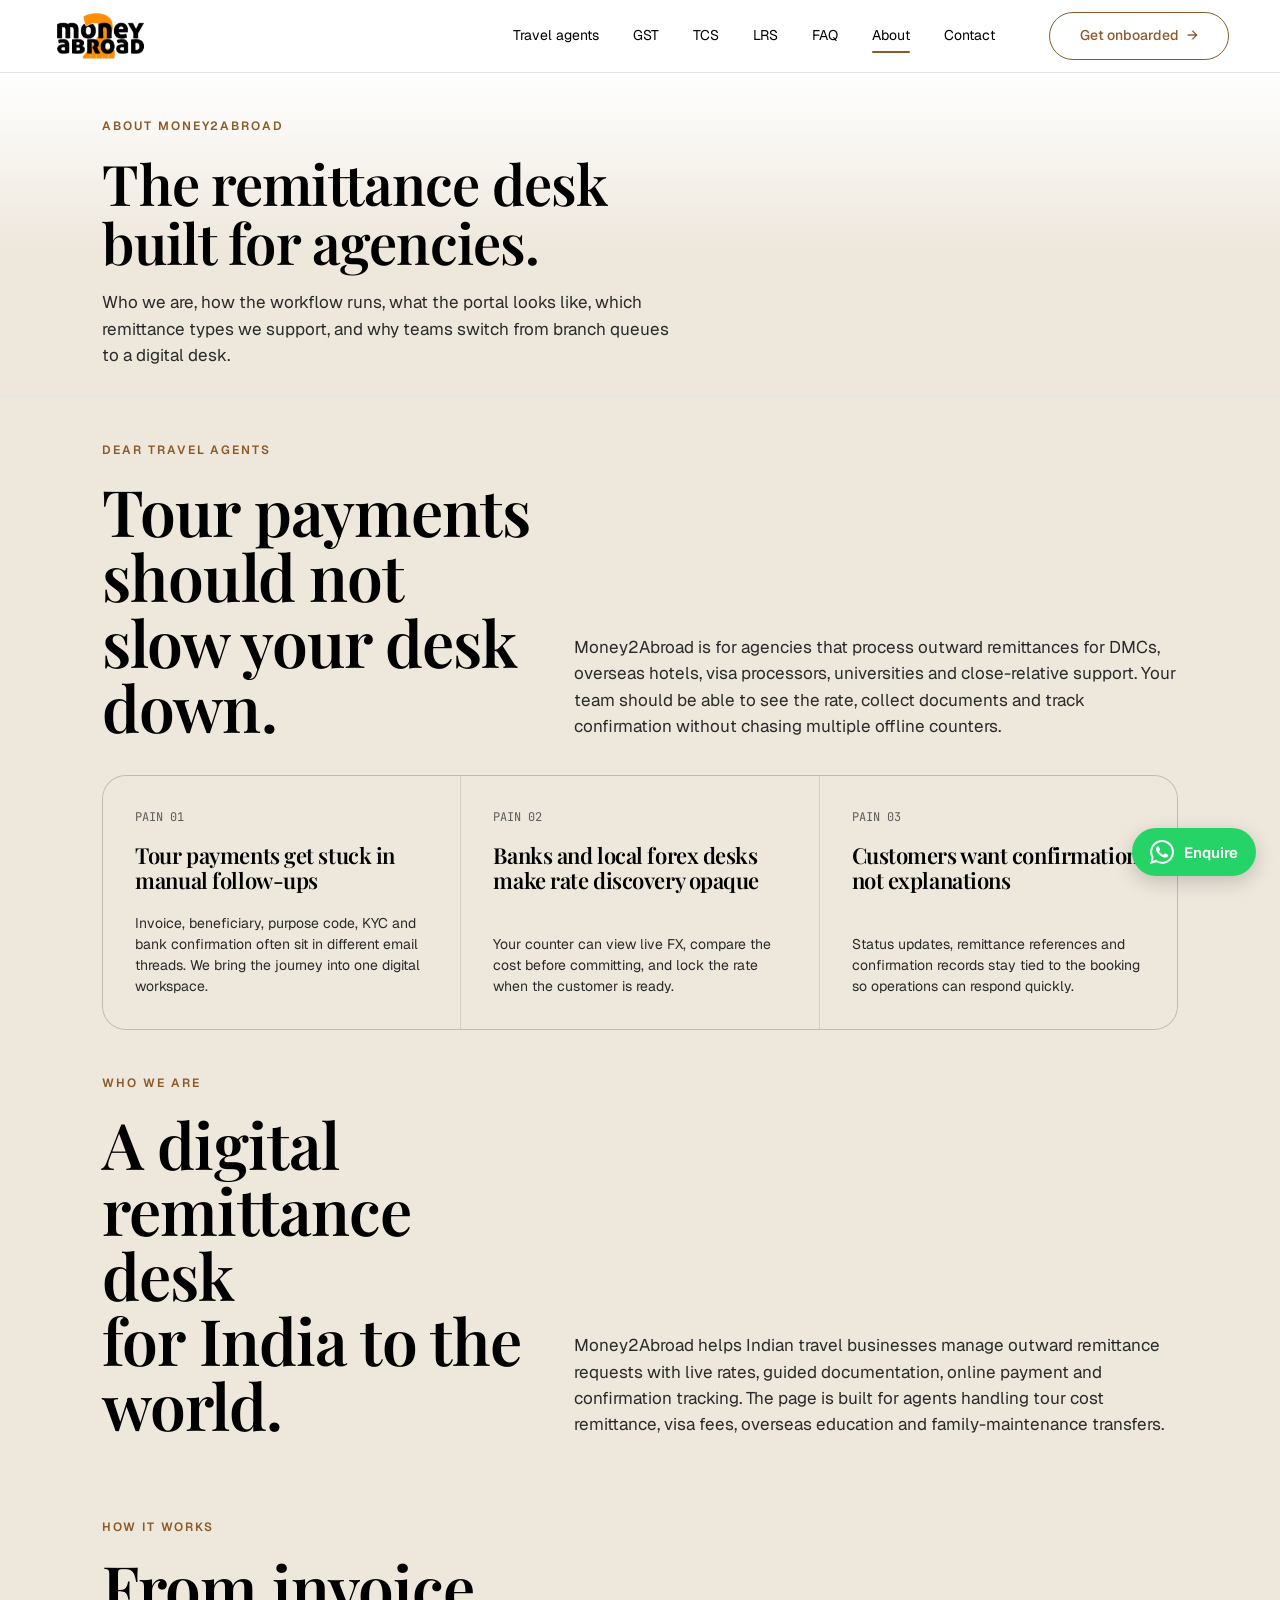
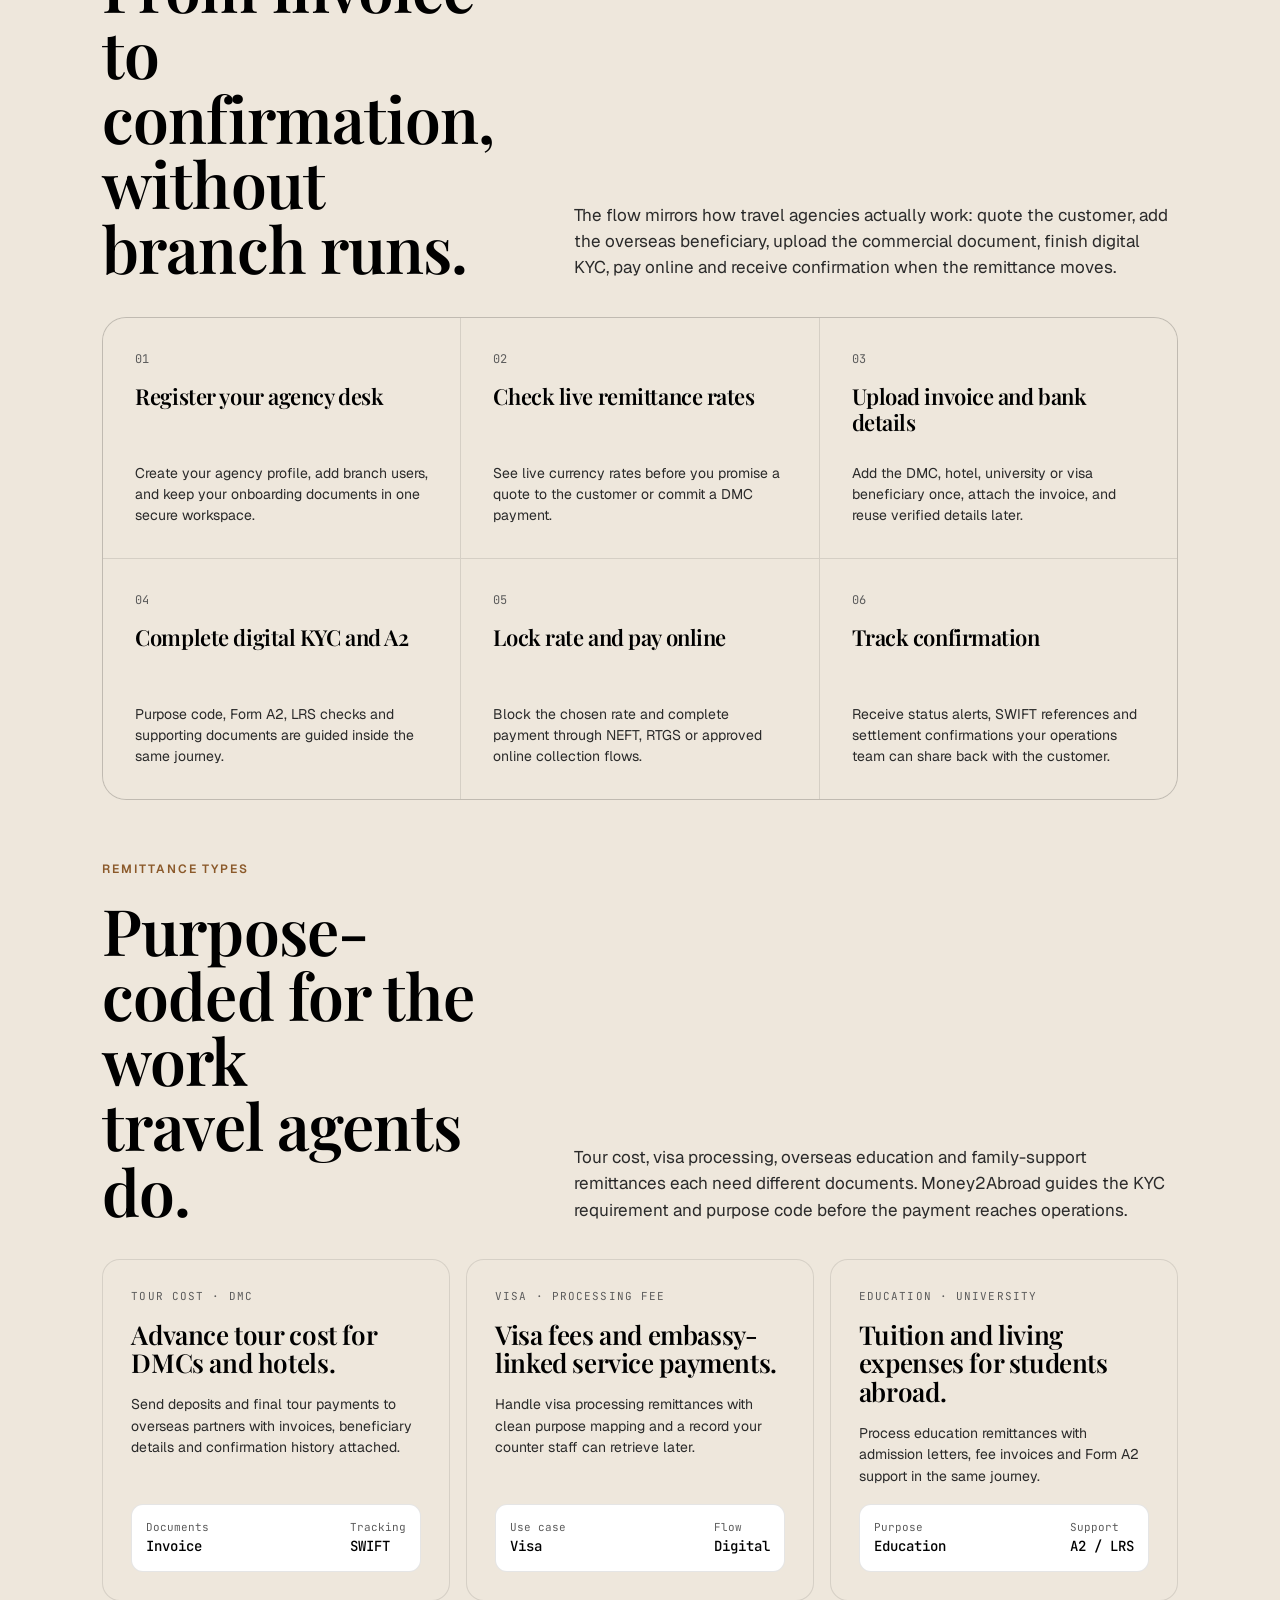
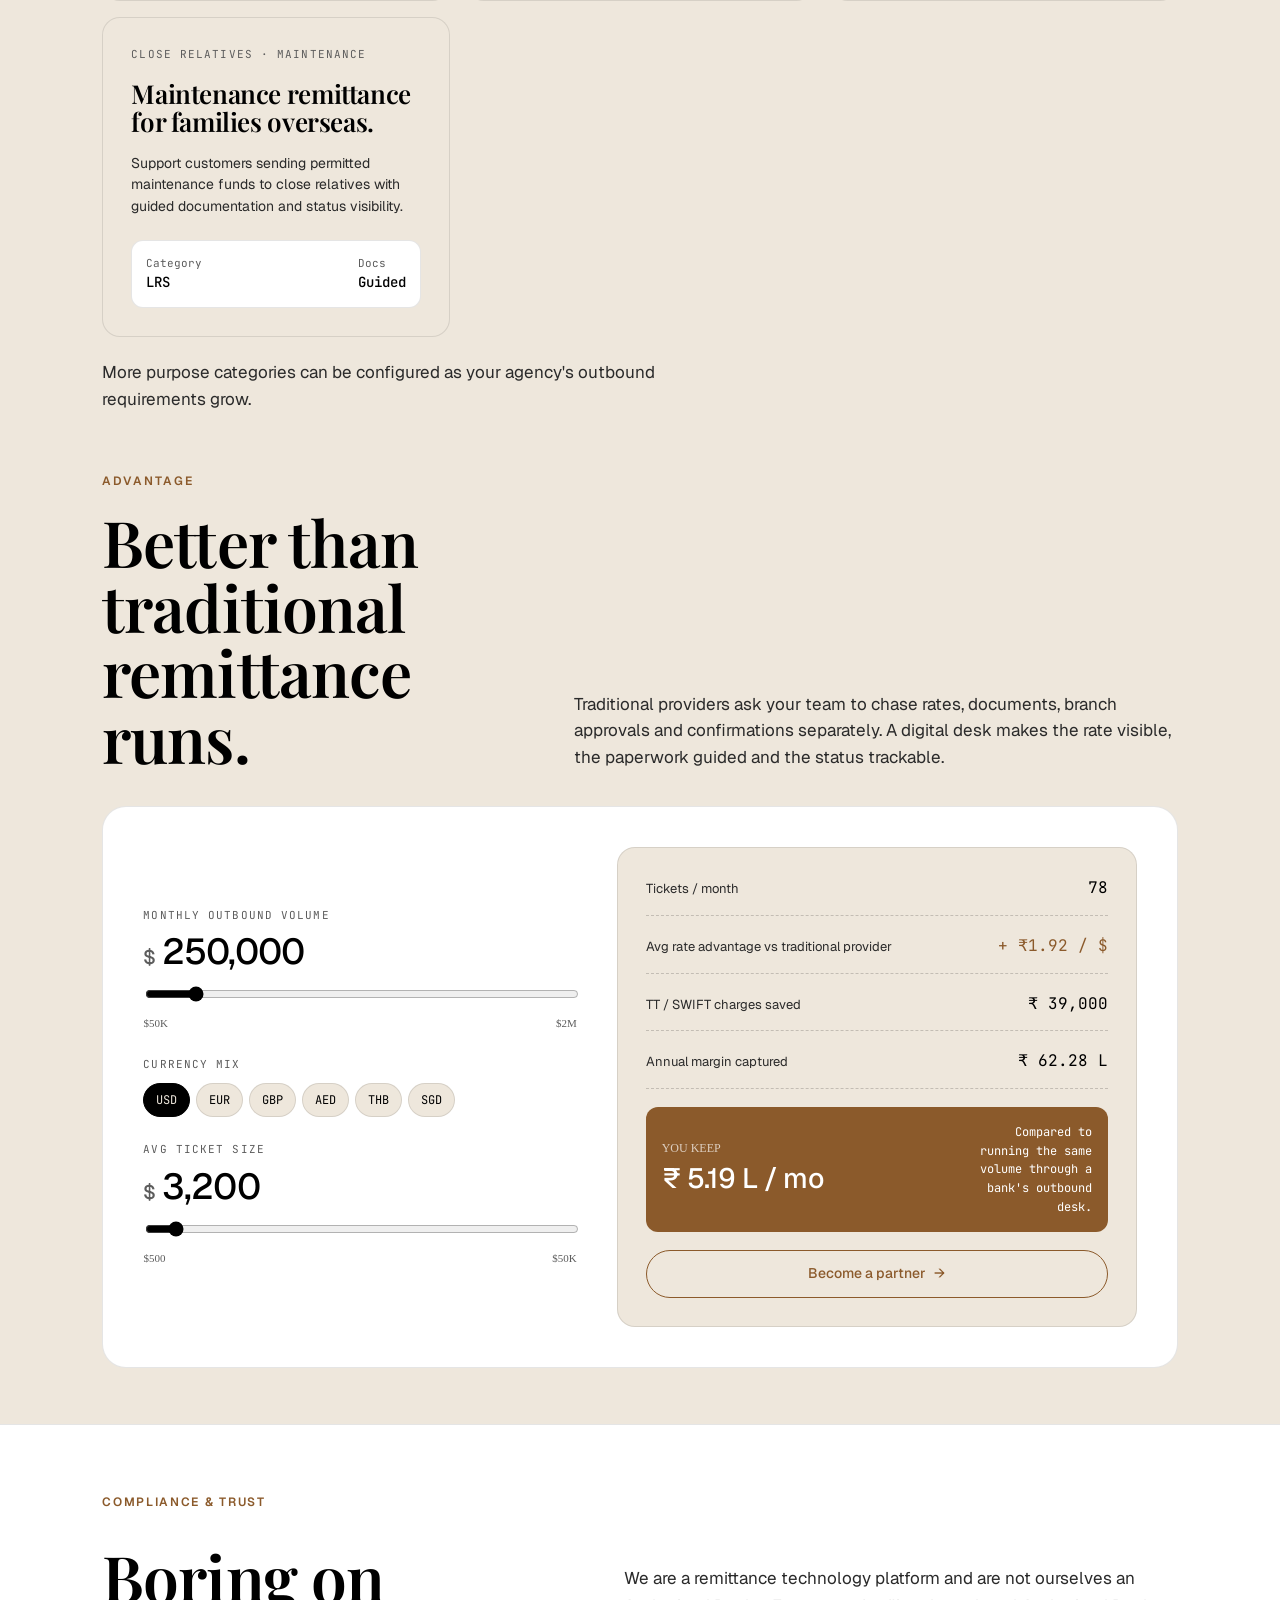
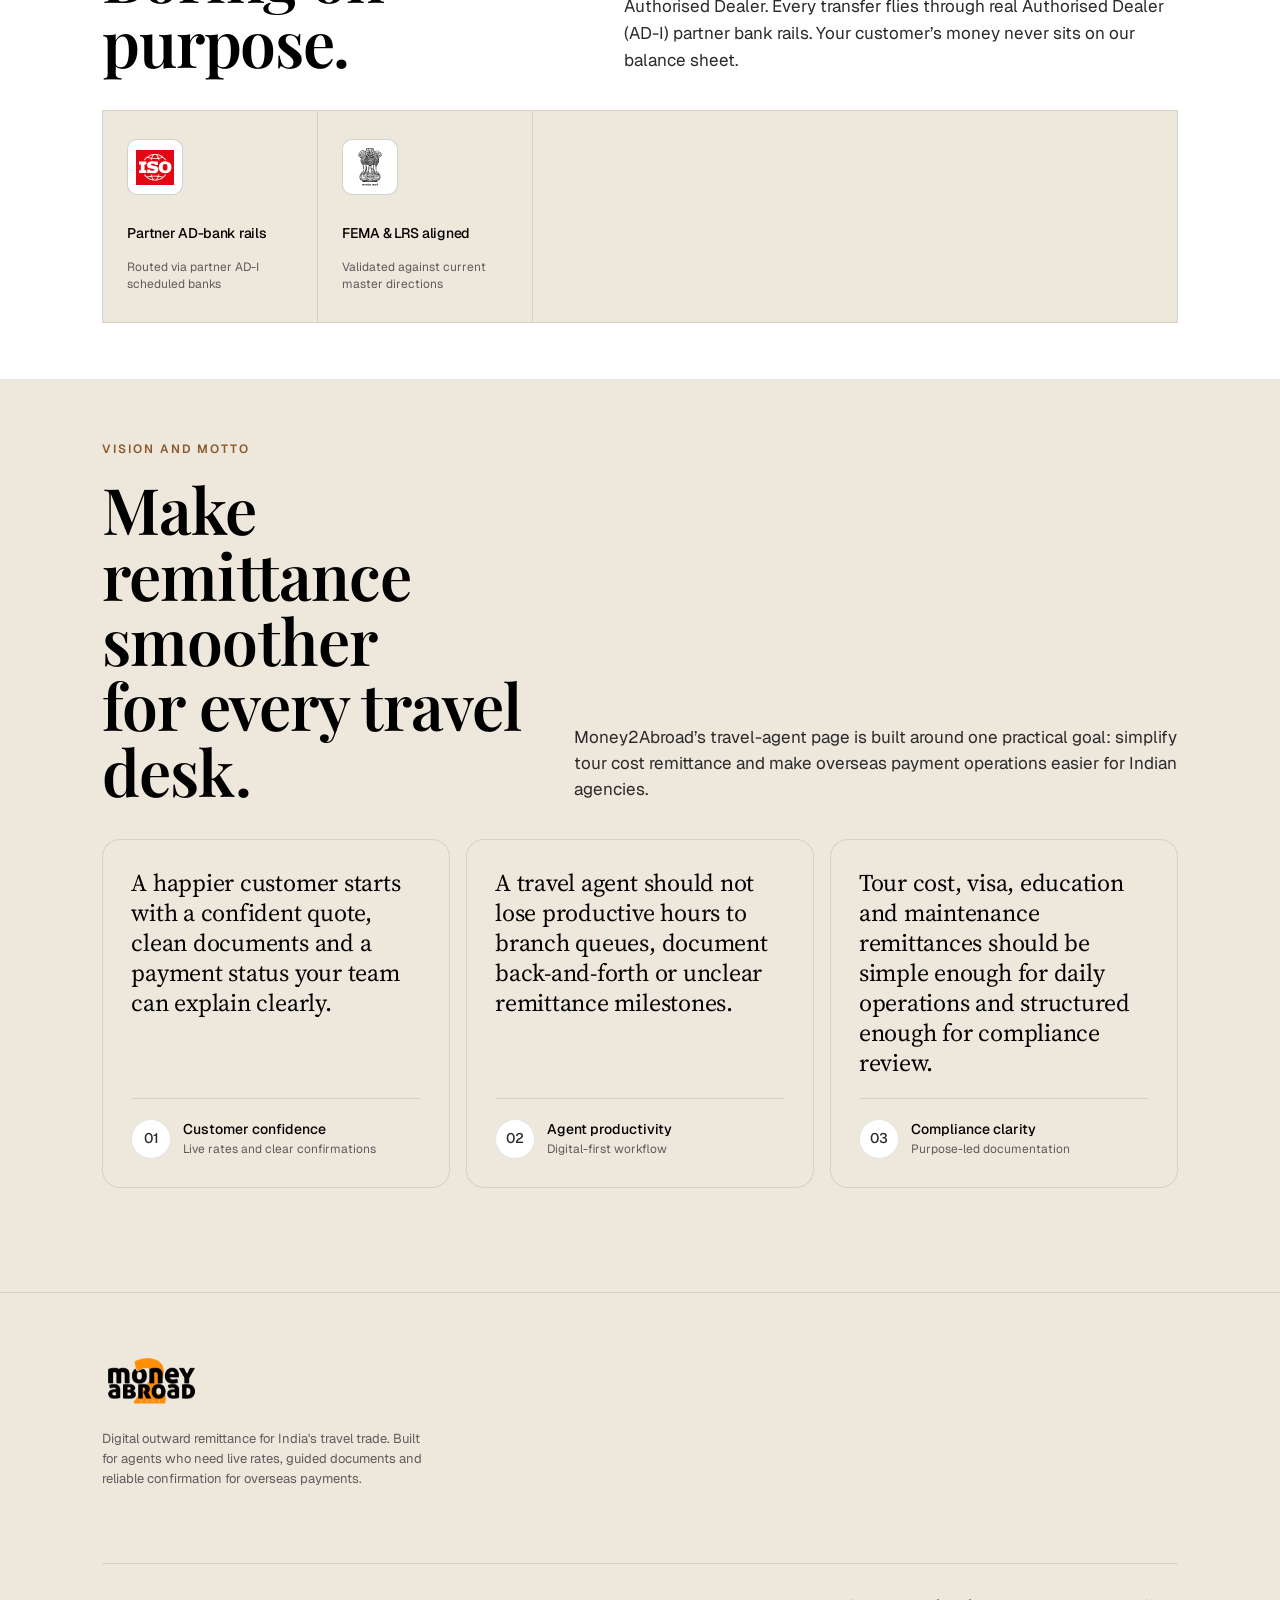
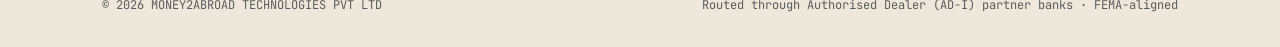
<file: about-us/index.html>
<!doctype html>
<html lang="en">
<head>
<meta charset="utf-8" />
<meta name="viewport" content="width=device-width,initial-scale=1" />
<meta name="description" content="About Money2Abroad , digital outward remittance for India’s travel trade: process, portal, remittance types, and compliance." />
<meta name="theme-color" content="#ffffff" />
<title>About us , Money2Abroad</title>
<link rel="icon" type="image/jpeg" href="../Money2Abroad Logo.jpg" />
<link rel="preconnect" href="https://fonts.googleapis.com">
<link rel="preconnect" href="https://fonts.gstatic.com" crossorigin>
<link href="https://fonts.googleapis.com/css2?family=Geist:wght@300;400;500;600;700&family=JetBrains+Mono:wght@400;500&family=Playfair+Display:wght@500;600;700;800&family=Source+Serif+4:wght@400;600&display=swap" rel="stylesheet">
<link rel="stylesheet" href="../css/main.css" />
    <link rel="canonical" href="https://money2abroad.com/about-us/">
    <meta property="og:type" content="website">
    <meta property="og:title" content="About us , Money2Abroad">
    <meta property="og:description" content="About Money2Abroad , digital outward remittance for India’s travel trade: process, portal, remittance types, and compliance.">
    <meta property="og:url" content="https://money2abroad.com/about-us/">
    <meta name="twitter:card" content="summary">
    <meta name="twitter:title" content="About us , Money2Abroad">
    <meta name="twitter:description" content="About Money2Abroad , digital outward remittance for India’s travel trade: process, portal, remittance types, and compliance.">
</head>
<body>

<nav class="top">
  <div class="nav-inner">
    <a class="brand" href="../">
      <span class="brand-mark"></span>
    </a>
    <div class="nav-links">
      <a href="../remittance-for-travel-agents/">Travel agents</a>
      <a href="../gst-calculator/">GST</a>
      <a href="../tcs-calculator/">TCS</a>
      <a href="../rbi-guidelines/">LRS</a>
      <a href="../faq/">FAQ</a>
      <span class="current" aria-current="page">About</span>
      <a href="../contact-us/">Contact</a>
    </div>
    <div class="nav-cta">
      <a href="../contact-us/" class="btn btn-accent">Get onboarded <span class="arrow">→</span></a>
      <button type="button" class="nav-toggle" aria-expanded="false" aria-controls="mobile-menu" aria-label="Open menu">
        <span class="bars"><span></span></span>
      </button>
    </div>
  </div>
  <div class="mobile-menu" id="mobile-menu">
      <a href="../remittance-for-travel-agents/">Travel agents</a>
      <a href="../gst-calculator/">GST</a>
      <a href="../tcs-calculator/">TCS</a>
      <a href="../rbi-guidelines/">LRS</a>
      <a href="../faq/">FAQ</a>
      <span class="current" aria-current="page">About</span>
      <a href="../contact-us/">Contact</a>
    <div class="mobile-cta">
      <a href="../contact-us/" class="btn btn-accent">Get onboarded</a>
    </div>
  </div>
</nav>
<script>
(function(){
  var btn = document.querySelector('.nav-toggle');
  var menu = document.getElementById('mobile-menu');
  if (!btn || !menu) return;
  function close(){ btn.setAttribute('aria-expanded','false'); menu.classList.remove('open'); }
  btn.addEventListener('click', function(){
    var open = btn.getAttribute('aria-expanded') === 'true';
    btn.setAttribute('aria-expanded', String(!open));
    menu.classList.toggle('open', !open);
  });
  menu.querySelectorAll('a').forEach(function(a){ a.addEventListener('click', close); });
})();
</script>

<header class="about-hero">
  <div class="wrap">
    <div class="eyebrow">About Money2Abroad</div>
    <div class="spacer-sm"></div>
    <h1>The remittance desk <em>built for agencies.</em></h1>
    <p class="lead">Who we are, how the workflow runs, what the portal looks like, which remittance types we support, and why teams switch from branch queues to a digital desk.</p>
  </div>
</header>

<!-- =========== TRAVEL AGENTS =========== -->
<section id="overview" class="tight">
  <div class="wrap">
    <div class="section-head">
      <div>
        <div class="eyebrow">Dear travel agents</div>
        <div class="spacer-sm"></div>
        <h2 class="section-title">Tour payments should not<br/><em>slow your desk down.</em></h2>
      </div>
      <p class="section-sub">
        Money2Abroad is for agencies that process outward remittances for DMCs, overseas hotels, visa processors, universities and close-relative support. Your team should be able to see the rate, collect documents and track confirmation without chasing multiple offline counters.
      </p>
    </div>

    <div class="built-grid">
      <div class="built-cell">
        <div>
          <div class="num">PAIN 01</div>
          <div class="spacer-sm"></div>
          <h3>Tour payments get stuck in manual follow-ups</h3>
        </div>
        <p>Invoice, beneficiary, purpose code, KYC and bank confirmation often sit in different email threads. We bring the journey into one digital workspace.</p>
      </div>
      <div class="built-cell">
        <div>
          <div class="num">PAIN 02</div>
          <div class="spacer-sm"></div>
          <h3>Banks and local forex desks make rate discovery opaque</h3>
        </div>
        <p>Your counter can view live FX, compare the cost before committing, and lock the rate when the customer is ready.</p>
      </div>
      <div class="built-cell">
        <div>
          <div class="num">PAIN 03</div>
          <div class="spacer-sm"></div>
          <h3>Customers want confirmation, not explanations</h3>
        </div>
        <p>Status updates, remittance references and confirmation records stay tied to the booking so operations can respond quickly.</p>
      </div>
    </div>
  </div>
</section>

<!-- =========== WHO WE ARE =========== -->
<section id="who" class="tight" style="padding-top:0;">
  <div class="wrap">
    <div class="section-head">
      <div>
        <div class="eyebrow">Who we are</div>
        <div class="spacer-sm"></div>
        <h2 class="section-title">A digital remittance desk<br/><em>for India to the world.</em></h2>
      </div>
      <p class="section-sub">
        Money2Abroad helps Indian travel businesses manage outward remittance requests with live rates, guided documentation, online payment and confirmation tracking. The page is built for agents handling tour cost remittance, visa fees, overseas education and family-maintenance transfers.
      </p>
    </div>
  </div>
</section>

<!-- =========== PROCESS =========== -->
<section id="process" style="padding-top:0;">
  <div class="wrap">
    <div class="section-head">
      <div>
        <div class="eyebrow">How it works</div>
        <div class="spacer-sm"></div>
        <h2 class="section-title">From invoice to confirmation,<br/><em>without branch runs.</em></h2>
      </div>
      <p class="section-sub">
        The flow mirrors how travel agencies actually work: quote the customer, add the overseas beneficiary, upload the commercial document, finish digital KYC, pay online and receive confirmation when the remittance moves.
      </p>
    </div>

    <div class="built-grid">
      <div class="built-cell">
        <div>
          <div class="num">01</div>
          <div class="spacer-sm"></div>
          <h3>Register your agency desk</h3>
        </div>
        <p>Create your agency profile, add branch users, and keep your onboarding documents in one secure workspace.</p>
      </div>
      <div class="built-cell">
        <div>
          <div class="num">02</div>
          <div class="spacer-sm"></div>
          <h3>Check live remittance rates</h3>
        </div>
        <p>See live currency rates before you promise a quote to the customer or commit a DMC payment.</p>
      </div>
      <div class="built-cell">
        <div>
          <div class="num">03</div>
          <div class="spacer-sm"></div>
          <h3>Upload invoice and bank details</h3>
        </div>
        <p>Add the DMC, hotel, university or visa beneficiary once, attach the invoice, and reuse verified details later.</p>
      </div>
      <div class="built-cell">
        <div>
          <div class="num">04</div>
          <div class="spacer-sm"></div>
          <h3>Complete digital KYC and A2</h3>
        </div>
        <p>Purpose code, Form A2, LRS checks and supporting documents are guided inside the same journey.</p>
      </div>
      <div class="built-cell">
        <div>
          <div class="num">05</div>
          <div class="spacer-sm"></div>
          <h3>Lock rate and pay online</h3>
        </div>
        <p>Block the chosen rate and complete payment through NEFT, RTGS or approved online collection flows.</p>
      </div>
      <div class="built-cell">
        <div>
          <div class="num">06</div>
          <div class="spacer-sm"></div>
          <h3>Track confirmation</h3>
        </div>
        <p>Receive status alerts, SWIFT references and settlement confirmations your operations team can share back with the customer.</p>
      </div>
    </div>
  </div>
</section>


<!-- =========== USE CASES =========== -->
<section id="cases" style="padding-top:0;">
  <div class="wrap">
    <div class="section-head">
      <div>
        <div class="eyebrow">Remittance types</div>
        <div class="spacer-sm"></div>
        <h2 class="section-title">Purpose-coded for the work<br/><em>travel agents do.</em></h2>
      </div>
      <p class="section-sub">
        Tour cost, visa processing, overseas education and family-support remittances each need different documents. Money2Abroad guides the KYC requirement and purpose code before the payment reaches operations.
      </p>
    </div>

    <div class="cases">
      <div class="case">
        <span class="tag">Tour cost · DMC</span>
        <h3>Advance tour cost for <em>DMCs and hotels.</em></h3>
        <p>Send deposits and final tour payments to overseas partners with invoices, beneficiary details and confirmation history attached.</p>
        <div class="sample">
          <div><div class="l">Documents</div><div class="v">Invoice</div></div>
          <div><div class="l">Tracking</div><div class="v">SWIFT</div></div>
        </div>
      </div>

      <div class="case">
        <span class="tag">Visa · Processing fee</span>
        <h3>Visa fees and embassy-linked <em>service payments.</em></h3>
        <p>Handle visa processing remittances with clean purpose mapping and a record your counter staff can retrieve later.</p>
        <div class="sample">
          <div><div class="l">Use case</div><div class="v">Visa</div></div>
          <div><div class="l">Flow</div><div class="v">Digital</div></div>
        </div>
      </div>

      <div class="case">
        <span class="tag">Education · University</span>
        <h3>Tuition and living expenses for <em>students abroad.</em></h3>
        <p>Process education remittances with admission letters, fee invoices and Form A2 support in the same journey.</p>
        <div class="sample">
          <div><div class="l">Purpose</div><div class="v">Education</div></div>
          <div><div class="l">Support</div><div class="v">A2 / LRS</div></div>
        </div>
      </div>

      <div class="case">
        <span class="tag">Close relatives · Maintenance</span>
        <h3>Maintenance remittance for <em>families overseas.</em></h3>
        <p>Support customers sending permitted maintenance funds to close relatives with guided documentation and status visibility.</p>
        <div class="sample">
          <div><div class="l">Category</div><div class="v">LRS</div></div>
          <div><div class="l">Docs</div><div class="v">Guided</div></div>
        </div>
      </div>
    </div>
    <p class="section-sub" style="margin-top:22px;">More purpose categories can be configured as your agency's outbound requirements grow.</p>
  </div>
</section>

<!-- =========== CALCULATOR =========== -->
<section id="calc" style="padding-top:0;">
  <div class="wrap">
    <div class="section-head">
      <div>
        <div class="eyebrow">Advantage</div>
        <div class="spacer-sm"></div>
        <h2 class="section-title">Better than traditional<br/><em>remittance runs.</em></h2>
      </div>
      <p class="section-sub">
        Traditional providers ask your team to chase rates, documents, branch approvals and confirmations separately. A digital desk makes the rate visible, the paperwork guided and the status trackable.
      </p>
    </div>

    <div class="calc" id="calc-widget">
      <div class="calc-input">
        <div class="calc-field">
          <label>Monthly outbound volume</label>
          <div class="calc-amt"><span class="cur">$</span><span id="cv">250,000</span></div>
          <div style="margin-top:14px;">
            <input id="vol" type="range" min="50000" max="2000000" step="10000" value="250000" />
            <div style="display:flex;justify-content:space-between;font-family:'Geist Mono';font-size:11px;color:var(--ink-3);margin-top:6px;">
              <span>$50K</span><span>$2M</span>
            </div>
          </div>
        </div>
        <div class="calc-field">
          <label>Currency mix</label>
          <div class="ccy-pick" id="ccy-pick">
            <button class="on" data-ccy="USD">USD</button>
            <button data-ccy="EUR">EUR</button>
            <button data-ccy="GBP">GBP</button>
            <button data-ccy="AED">AED</button>
            <button data-ccy="THB">THB</button>
            <button data-ccy="SGD">SGD</button>
          </div>
        </div>
        <div class="calc-field">
          <label>Avg ticket size</label>
          <div class="calc-amt"><span class="cur">$</span><span id="tv">3,200</span></div>
          <div style="margin-top:14px;">
            <input id="tick" type="range" min="500" max="50000" step="100" value="3200" />
            <div style="display:flex;justify-content:space-between;font-family:'Geist Mono';font-size:11px;color:var(--ink-3);margin-top:6px;">
              <span>$500</span><span>$50K</span>
            </div>
          </div>
        </div>
      </div>

      <div class="calc-result">
        <div class="row">
          <span class="lbl">Tickets / month</span>
          <span class="val" id="r-tickets">78</span>
        </div>
        <div class="row">
          <span class="lbl">Avg rate advantage vs traditional provider</span>
          <span class="val" style="color:var(--accent);">+ ₹1.92 / $</span>
        </div>
        <div class="row">
          <span class="lbl">TT / SWIFT charges saved</span>
          <span class="val" id="r-tt">₹ 39,000</span>
        </div>
        <div class="row">
          <span class="lbl">Annual margin captured</span>
          <span class="val" id="r-annual">₹ 62.4 L</span>
        </div>
        <div class="savings">
          <div>
            <div style="font-size:12px;font-family:'Geist Mono';opacity:0.7;">YOU KEEP</div>
            <div class="v" id="r-keep">₹ 5.20 L / mo</div>
          </div>
          <div class="l">Compared to running the same volume through a bank's outbound desk.</div>
        </div>
        <a href="../contact-us/" class="btn btn-primary" style="background: var(--bg); color: var(--ink); justify-content:center;"><span>Become a partner</span> <span class="arrow">→</span></a>
      </div>
    </div>
  </div>
</section>

<!-- =========== COMPLIANCE & TRUST =========== -->
<section id="compliance" class="compliance-trust" aria-labelledby="compliance-trust-heading">
  <div class="wrap">
    <div class="compliance-trust-head">
      <div>
        <div class="eyebrow">Compliance &amp; trust</div>
        <div class="spacer-sm"></div>
        <h2 id="compliance-trust-heading" class="compliance-trust-title">Boring on <em>purpose.</em></h2>
      </div>
      <p class="compliance-trust-lead">
        We are a remittance technology platform and are not ourselves an Authorised Dealer. Every transfer flies through real Authorised Dealer (AD-I) partner bank rails. Your customer’s money never sits on our balance sheet.
      </p>
    </div>

    <div class="badges trust-badges" role="list">
      <div class="badge" role="listitem">
        <div class="b-ico" aria-hidden="true">
          <img src="../assets/logos/iso.svg" alt="ISO-aligned controls" loading="lazy" / width="1181" height="1087">
        </div>
        <div class="b-name">Partner AD-bank rails</div>
        <p class="b-sub">Routed via partner AD-I scheduled banks</p>
      </div>
      <div class="badge" role="listitem">
        <div class="b-ico" aria-hidden="true">
          <img src="../assets/logos/emblem-india.svg" alt="Government of India · FEMA" loading="lazy" / width="146" height="232">
        </div>
        <div class="b-name">FEMA &amp; LRS aligned</div>
        <p class="b-sub">Validated against current master directions</p>
      </div>
    </div>
  </div>
</section>

<!-- =========== VISION =========== -->
<section id="vision">
  <div class="wrap">
    <div class="section-head">
      <div>
        <div class="eyebrow">Vision and motto</div>
        <div class="spacer-sm"></div>
        <h2 class="section-title">Make remittance smoother<br/><em>for every travel desk.</em></h2>
      </div>
      <p class="section-sub">
        Money2Abroad’s travel-agent page is built around one practical goal: simplify tour cost remittance and make overseas payment operations easier for Indian agencies.
      </p>
    </div>

    <div class="quotes">
      <div class="quote-card">
        <p class="q">A happier customer starts with a confident quote, clean documents and a payment status your team can explain clearly.</p>
        <div class="author">
          <div class="av">01</div>
          <div>
            <div class="a-name">Customer confidence</div>
            <div class="a-meta">Live rates and clear confirmations</div>
          </div>
        </div>
      </div>
      <div class="quote-card">
        <p class="q">A travel agent should not lose productive hours to branch queues, document back-and-forth or unclear remittance milestones.</p>
        <div class="author">
          <div class="av">02</div>
          <div>
            <div class="a-name">Agent productivity</div>
            <div class="a-meta">Digital-first workflow</div>
          </div>
        </div>
      </div>
      <div class="quote-card">
        <p class="q">Tour cost, visa, education and maintenance remittances should be simple enough for daily operations and structured enough for compliance review.</p>
        <div class="author">
          <div class="av">03</div>
          <div>
            <div class="a-name">Compliance clarity</div>
            <div class="a-meta">Purpose-led documentation</div>
          </div>
        </div>
      </div>
    </div>
  </div>
</section>

<footer>
  <div class="wrap">
    <div class="foot-grid">
      <div>
        <a class="brand" href="../">
          <span class="brand-mark"></span>
        </a>
        <p class="foot-blurb">Digital outward remittance for India's travel trade. Built for agents who need live rates, guided documents and reliable confirmation for overseas payments.</p>
        <div style="display:flex;gap:8px;margin-top:18px;">
        </div>
      </div>
      <div class="foot-col">
        <h5>Site</h5>
        <a href="../">Home</a>
        <a href="../remittance-for-travel-agents/">Travel agents</a>
        <a href="./">About</a>
        <a href="../contact-us/">Contact</a>
      </div>
      <div class="foot-col">
        <h5>For agencies</h5>
        <a href="#cases">Tour cost</a>
        <a href="#cases">Hotel &amp; DMC</a>
        <a href="#cases">Visa fees</a>
        <a href="#cases">Education</a>
        <a href="#cases">Maintenance remittance</a>
      </div>
      <div class="foot-col">
        <h5>Company</h5>
        <a href="./">About</a>
        <a href="#compliance">Compliance</a>
      </div>
      <div class="foot-col">
        <h5>Talk to us</h5>
        <a href="mailto:info@finwaveforex.com">info@finwaveforex.com</a>
        <a href="tel:+917948916100">+91 79 4891 6100</a>
        <a href="tel:+919898906133">+91 98989 06133</a>
        <a href="#">Ahmedabad · Navrangpura</a>
        <a href="../contact-us/">Contact</a>
      </div>
    </div>
    <div class="foot-bottom">
      <div class="legal">© 2026 MONEY2ABROAD TECHNOLOGIES PVT LTD</div>
      <div class="legal">Routed through Authorised Dealer (AD-I) partner banks · FEMA-aligned</div>
    </div>
  </div>
</footer>

<script>
  // Calculator
  (function(){
    const vol = document.getElementById('vol');
    const tick = document.getElementById('tick');
    const cv = document.getElementById('cv');
    const tv = document.getElementById('tv');
    const rTickets = document.getElementById('r-tickets');
    const rTT = document.getElementById('r-tt');
    const rAnnual = document.getElementById('r-annual');
    const rKeep = document.getElementById('r-keep');
    const fmtUSD = n => new Intl.NumberFormat('en-US').format(Math.round(n));
    const fmtINR = n => '₹ ' + new Intl.NumberFormat('en-IN').format(Math.round(n));
    const fmtINRShort = n => {
      if (n >= 1e7) return '₹ ' + (n/1e7).toFixed(2) + ' Cr';
      if (n >= 1e5) return '₹ ' + (n/1e5).toFixed(2) + ' L';
      return fmtINR(n);
    };

    function recompute() {
      const v = +vol.value;
      const t = +tick.value;
      cv.textContent = new Intl.NumberFormat('en-US').format(v);
      tv.textContent = new Intl.NumberFormat('en-US').format(t);
      const tickets = Math.max(1, Math.round(v / t));
      const advPerDollar = 1.92; // ₹ vs traditional provider
      const monthlyAdv = v * advPerDollar;
      const ttSaved = tickets * 500; // ~₹500 per TT saved
      const monthlyTotal = monthlyAdv + ttSaved;
      const annual = monthlyTotal * 12;
      rTickets.textContent = tickets;
      rTT.textContent = fmtINR(ttSaved);
      rAnnual.textContent = fmtINRShort(annual);
      rKeep.textContent = fmtINRShort(monthlyTotal) + ' / mo';
    }
    vol.addEventListener('input', recompute);
    tick.addEventListener('input', recompute);

    // currency chips
    document.querySelectorAll('#ccy-pick button').forEach(b => {
      b.addEventListener('click', () => {
        b.classList.toggle('on');
      });
    });

    recompute();
  })();
</script>

<!-- WhatsApp enquiry button -->
<a class="wa-fab" href="https://wa.me/919081351818?text=Hi%20Money2Abroad%2C%20I%27d%20like%20to%20enquire%20about%20outward%20remittance." target="_blank" rel="noopener noreferrer" aria-label="Enquire on WhatsApp">
  <svg viewBox="0 0 24 24" aria-hidden="true" focusable="false"><path d="M.057 24l1.687-6.163a11.867 11.867 0 0 1-1.587-5.946C.16 5.335 5.495 0 12.05 0a11.817 11.817 0 0 1 8.413 3.488 11.824 11.824 0 0 1 3.48 8.414c-.003 6.557-5.338 11.892-11.893 11.892a11.9 11.9 0 0 1-5.688-1.448L.057 24zm6.597-3.807c1.676.995 3.276 1.591 5.392 1.592 5.448 0 9.886-4.434 9.889-9.885.002-5.462-4.415-9.89-9.881-9.892-5.452 0-9.887 4.434-9.889 9.884a9.86 9.86 0 0 0 1.51 5.26l-.999 3.648 3.728-.979zm11.387-5.464c-.074-.124-.272-.198-.57-.347-.297-.149-1.758-.868-2.031-.967-.272-.099-.47-.149-.669.149-.198.297-.768.967-.941 1.165-.173.198-.347.223-.644.074-.297-.149-1.255-.462-2.39-1.475-.883-.788-1.48-1.761-1.653-2.059-.173-.297-.018-.458.13-.606.134-.133.297-.347.446-.521.151-.172.2-.296.3-.495.099-.198.05-.372-.025-.521-.075-.148-.669-1.611-.916-2.206-.242-.579-.487-.501-.669-.51l-.57-.01c-.198 0-.52.074-.792.372-.272.297-1.04 1.017-1.04 2.479 0 1.461 1.065 2.875 1.213 3.074.149.198 2.095 3.2 5.076 4.487.709.306 1.263.489 1.694.626.712.226 1.36.194 1.872.118.571-.085 1.758-.719 2.006-1.413.248-.694.248-1.29.173-1.414z"/></svg>
  <span class="wa-label">Enquire</span>
</a>
</body>
</html>
</file>
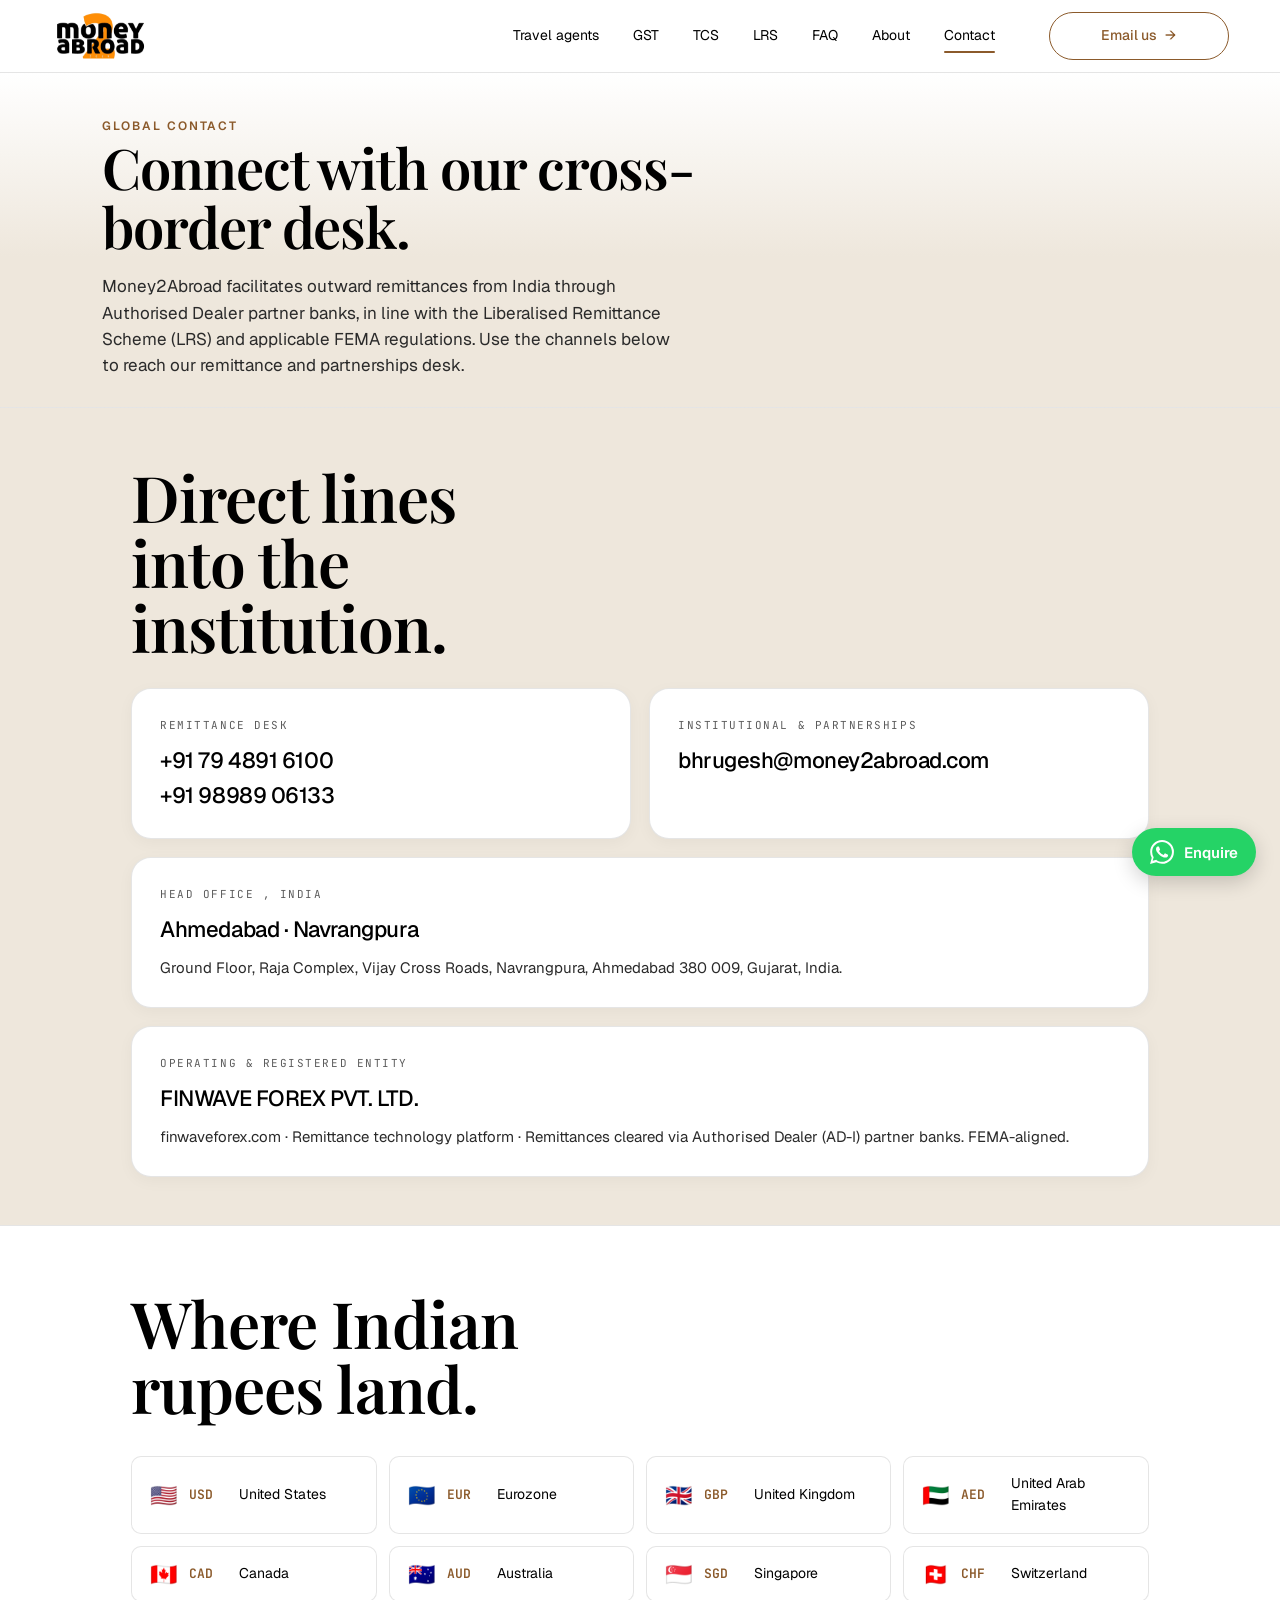
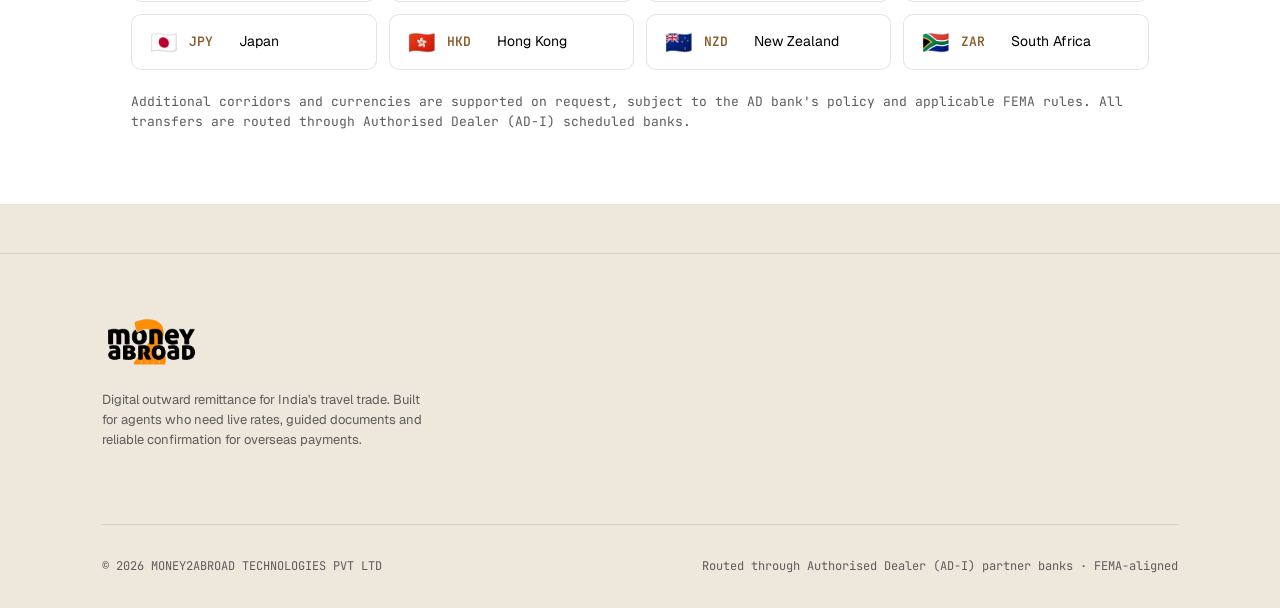
<file: contact-us/index.html>
<!doctype html>
<html lang="en">
<head>
<meta charset="utf-8" />
<meta name="viewport" content="width=device-width,initial-scale=1" />
<meta name="description" content="Contact Money2Abroad , email, phone, and office details for the outward remittance desk." />
<meta name="theme-color" content="#ffffff" />
<title>Contact , Money2Abroad</title>
<link rel="icon" type="image/jpeg" href="../Money2Abroad Logo.jpg" />
<link rel="preconnect" href="https://fonts.googleapis.com">
<link rel="preconnect" href="https://fonts.gstatic.com" crossorigin>
<link href="https://fonts.googleapis.com/css2?family=Geist:wght@300;400;500;600;700&family=JetBrains+Mono:wght@400;500&family=Playfair+Display:wght@500;600;700;800&family=Source+Serif+4:wght@400;600&display=swap" rel="stylesheet">
<link rel="stylesheet" href="../css/main.css" />
    <link rel="canonical" href="https://money2abroad.com/contact-us/">
    <meta property="og:type" content="website">
    <meta property="og:title" content="Contact , Money2Abroad">
    <meta property="og:description" content="Contact Money2Abroad , email, phone, and office details for the outward remittance desk.">
    <meta property="og:url" content="https://money2abroad.com/contact-us/">
    <meta name="twitter:card" content="summary">
    <meta name="twitter:title" content="Contact , Money2Abroad">
    <meta name="twitter:description" content="Contact Money2Abroad , email, phone, and office details for the outward remittance desk.">
</head>
<body class="contact-shell">

<nav class="top">
  <div class="nav-inner">
    <a class="brand" href="../">
      <span class="brand-mark"></span>
    </a>
    <div class="nav-links">
      <a href="../remittance-for-travel-agents/">Travel agents</a>
      <a href="../gst-calculator/">GST</a>
      <a href="../tcs-calculator/">TCS</a>
      <a href="../rbi-guidelines/">LRS</a>
      <a href="../faq/">FAQ</a>
      <a href="../about-us/">About</a>
      <span class="current" aria-current="page">Contact</span>
    </div>
    <div class="nav-cta">
      <a href="mailto:bhrugesh@money2abroad.com" class="btn btn-accent">Email us <span class="arrow">→</span></a>
      <button type="button" class="nav-toggle" aria-expanded="false" aria-controls="mobile-menu" aria-label="Open menu">
        <span class="bars"><span></span></span>
      </button>
    </div>
  </div>
  <div class="mobile-menu" id="mobile-menu">
      <a href="../remittance-for-travel-agents/">Travel agents</a>
      <a href="../gst-calculator/">GST</a>
      <a href="../tcs-calculator/">TCS</a>
      <a href="../rbi-guidelines/">LRS</a>
      <a href="../faq/">FAQ</a>
      <a href="../about-us/">About</a>
      <span class="current" aria-current="page">Contact</span>
    <div class="mobile-cta">
      <a href="mailto:bhrugesh@money2abroad.com" class="btn btn-accent">Email us</a>
    </div>
  </div>
</nav>
<script>
(function(){
  var btn = document.querySelector('.nav-toggle');
  var menu = document.getElementById('mobile-menu');
  if (!btn || !menu) return;
  function close(){ btn.setAttribute('aria-expanded','false'); menu.classList.remove('open'); }
  btn.addEventListener('click', function(){
    var open = btn.getAttribute('aria-expanded') === 'true';
    btn.setAttribute('aria-expanded', String(!open));
    menu.classList.toggle('open', !open);
  });
  menu.querySelectorAll('a').forEach(function(a){ a.addEventListener('click', close); });
})();
</script>

<header class="contact-hero" aria-labelledby="contact-title">
  <div class="wrap">
    <div class="eyebrow">Global contact</div>
    <h1 id="contact-title">Connect with our <em>cross-border desk.</em></h1>
    <p class="lead">Money2Abroad facilitates outward remittances from India through Authorised Dealer partner banks, in line with the Liberalised Remittance Scheme (LRS) and applicable FEMA regulations. Use the channels below to reach our remittance and partnerships desk.</p>
  </div>
</header>

<main class="contact-cards-wrap">
  <div class="wrap">
    <div class="section-head" style="margin-bottom:28px;">
      <h2 class="section-title">Direct lines into the institution.</h2>
    </div>
  <div class="contact-grid">
    <div class="contact-card">
      <div class="label">Remittance desk</div>
      <a class="value" href="tel:+917948916100">+91 79 4891 6100</a>
      <a class="value" href="tel:+919898906133" style="display:block;margin-top:6px;">+91 98989 06133</a>
    </div>
    <div class="contact-card">
      <div class="label">Institutional &amp; partnerships</div>
      <a class="value" href="mailto:bhrugesh@money2abroad.com?subject=Partnership%20enquiry">bhrugesh@money2abroad.com</a>
    </div>
    <div class="contact-card span-2">
      <div class="label">Head office , India</div>
      <div class="value">Ahmedabad · Navrangpura</div>
      <p class="sub">Ground Floor, Raja Complex, Vijay Cross Roads, Navrangpura, Ahmedabad 380 009, Gujarat, India.</p>
    </div>
    <div class="contact-card span-2">
      <div class="label">Operating &amp; registered entity</div>
      <div class="value">FINWAVE FOREX PVT. LTD.</div>
      <p class="sub"><a href="https://finwaveforex.com" style="color:inherit;text-decoration:none;">finwaveforex.com</a> · Remittance technology platform · Remittances cleared via Authorised Dealer (AD-I) partner banks. FEMA-aligned.</p>
    </div>
  </div>
  </div>
</main>

<section class="contact-corridors">
  <div class="wrap">
    <div class="section-head">
      <h2 class="section-title">Where Indian rupees <em>land.</em></h2>
    </div>
    <div class="corridor-grid">
      <div class="corridor"><span class="corridor-flag">🇺🇸</span><span class="corridor-code">USD</span><span class="corridor-name">United States</span></div>
      <div class="corridor"><span class="corridor-flag">🇪🇺</span><span class="corridor-code">EUR</span><span class="corridor-name">Eurozone</span></div>
      <div class="corridor"><span class="corridor-flag">🇬🇧</span><span class="corridor-code">GBP</span><span class="corridor-name">United Kingdom</span></div>
      <div class="corridor"><span class="corridor-flag">🇦🇪</span><span class="corridor-code">AED</span><span class="corridor-name">United Arab Emirates</span></div>
      <div class="corridor"><span class="corridor-flag">🇨🇦</span><span class="corridor-code">CAD</span><span class="corridor-name">Canada</span></div>
      <div class="corridor"><span class="corridor-flag">🇦🇺</span><span class="corridor-code">AUD</span><span class="corridor-name">Australia</span></div>
      <div class="corridor"><span class="corridor-flag">🇸🇬</span><span class="corridor-code">SGD</span><span class="corridor-name">Singapore</span></div>
      <div class="corridor"><span class="corridor-flag">🇨🇭</span><span class="corridor-code">CHF</span><span class="corridor-name">Switzerland</span></div>
      <div class="corridor"><span class="corridor-flag">🇯🇵</span><span class="corridor-code">JPY</span><span class="corridor-name">Japan</span></div>
      <div class="corridor"><span class="corridor-flag">🇭🇰</span><span class="corridor-code">HKD</span><span class="corridor-name">Hong Kong</span></div>
      <div class="corridor"><span class="corridor-flag">🇳🇿</span><span class="corridor-code">NZD</span><span class="corridor-name">New Zealand</span></div>
      <div class="corridor"><span class="corridor-flag">🇿🇦</span><span class="corridor-code">ZAR</span><span class="corridor-name">South Africa</span></div>
    </div>
    <p class="corridor-foot">Additional corridors and currencies are supported on request, subject to the AD bank's policy and applicable FEMA rules. All transfers are routed through Authorised Dealer (AD-I) scheduled banks.</p>
  </div>
</section>

<footer>
  <div class="wrap">
    <div class="foot-grid">
      <div>
        <a class="brand" href="../">
          <span class="brand-mark"></span>
        </a>
        <p class="foot-blurb">Digital outward remittance for India's travel trade. Built for agents who need live rates, guided documents and reliable confirmation for overseas payments.</p>
        <div style="display:flex;gap:8px;margin-top:18px;">
        </div>
      </div>
      <div class="foot-col">
        <h5>Site</h5>
        <a href="../">Home</a>
        <a href="../remittance-for-travel-agents/">Travel agents</a>
        <a href="../about-us/">About</a>
        <a href="./">Contact</a>
      </div>
      <div class="foot-col">
        <h5>For agencies</h5>
        <a href="../about-us/#cases">Tour cost</a>
        <a href="../about-us/#cases">Hotel &amp; DMC</a>
        <a href="../about-us/#cases">Visa fees</a>
        <a href="../about-us/#cases">Education</a>
        <a href="../about-us/#cases">Maintenance remittance</a>
      </div>
      <div class="foot-col">
        <h5>Company</h5>
        <a href="../about-us/">About</a>
        <a href="../about-us/#compliance">Compliance</a>
      </div>
      <div class="foot-col">
        <h5>Talk to us</h5>
        <a href="mailto:bhrugesh@money2abroad.com">bhrugesh@money2abroad.com</a>
        <a href="tel:+917948916100">+91 79 4891 6100</a>
        <a href="tel:+919898906133">+91 98989 06133</a>
        <a href="#">Ahmedabad · Navrangpura</a>
      </div>
    </div>
    <div class="foot-bottom">
      <div class="legal">© 2026 MONEY2ABROAD TECHNOLOGIES PVT LTD</div>
      <div class="legal">Routed through Authorised Dealer (AD-I) partner banks · FEMA-aligned</div>
    </div>
  </div>
</footer>

<!-- WhatsApp enquiry button -->
<a class="wa-fab" href="https://wa.me/919081351818?text=Hi%20Money2Abroad%2C%20I%27d%20like%20to%20enquire%20about%20outward%20remittance." target="_blank" rel="noopener noreferrer" aria-label="Enquire on WhatsApp">
  <svg viewBox="0 0 24 24" aria-hidden="true" focusable="false"><path d="M.057 24l1.687-6.163a11.867 11.867 0 0 1-1.587-5.946C.16 5.335 5.495 0 12.05 0a11.817 11.817 0 0 1 8.413 3.488 11.824 11.824 0 0 1 3.48 8.414c-.003 6.557-5.338 11.892-11.893 11.892a11.9 11.9 0 0 1-5.688-1.448L.057 24zm6.597-3.807c1.676.995 3.276 1.591 5.392 1.592 5.448 0 9.886-4.434 9.889-9.885.002-5.462-4.415-9.89-9.881-9.892-5.452 0-9.887 4.434-9.889 9.884a9.86 9.86 0 0 0 1.51 5.26l-.999 3.648 3.728-.979zm11.387-5.464c-.074-.124-.272-.198-.57-.347-.297-.149-1.758-.868-2.031-.967-.272-.099-.47-.149-.669.149-.198.297-.768.967-.941 1.165-.173.198-.347.223-.644.074-.297-.149-1.255-.462-2.39-1.475-.883-.788-1.48-1.761-1.653-2.059-.173-.297-.018-.458.13-.606.134-.133.297-.347.446-.521.151-.172.2-.296.3-.495.099-.198.05-.372-.025-.521-.075-.148-.669-1.611-.916-2.206-.242-.579-.487-.501-.669-.51l-.57-.01c-.198 0-.52.074-.792.372-.272.297-1.04 1.017-1.04 2.479 0 1.461 1.065 2.875 1.213 3.074.149.198 2.095 3.2 5.076 4.487.709.306 1.263.489 1.694.626.712.226 1.36.194 1.872.118.571-.085 1.758-.719 2.006-1.413.248-.694.248-1.29.173-1.414z"/></svg>
  <span class="wa-label">Enquire</span>
</a>
</body>
</html>
</file>
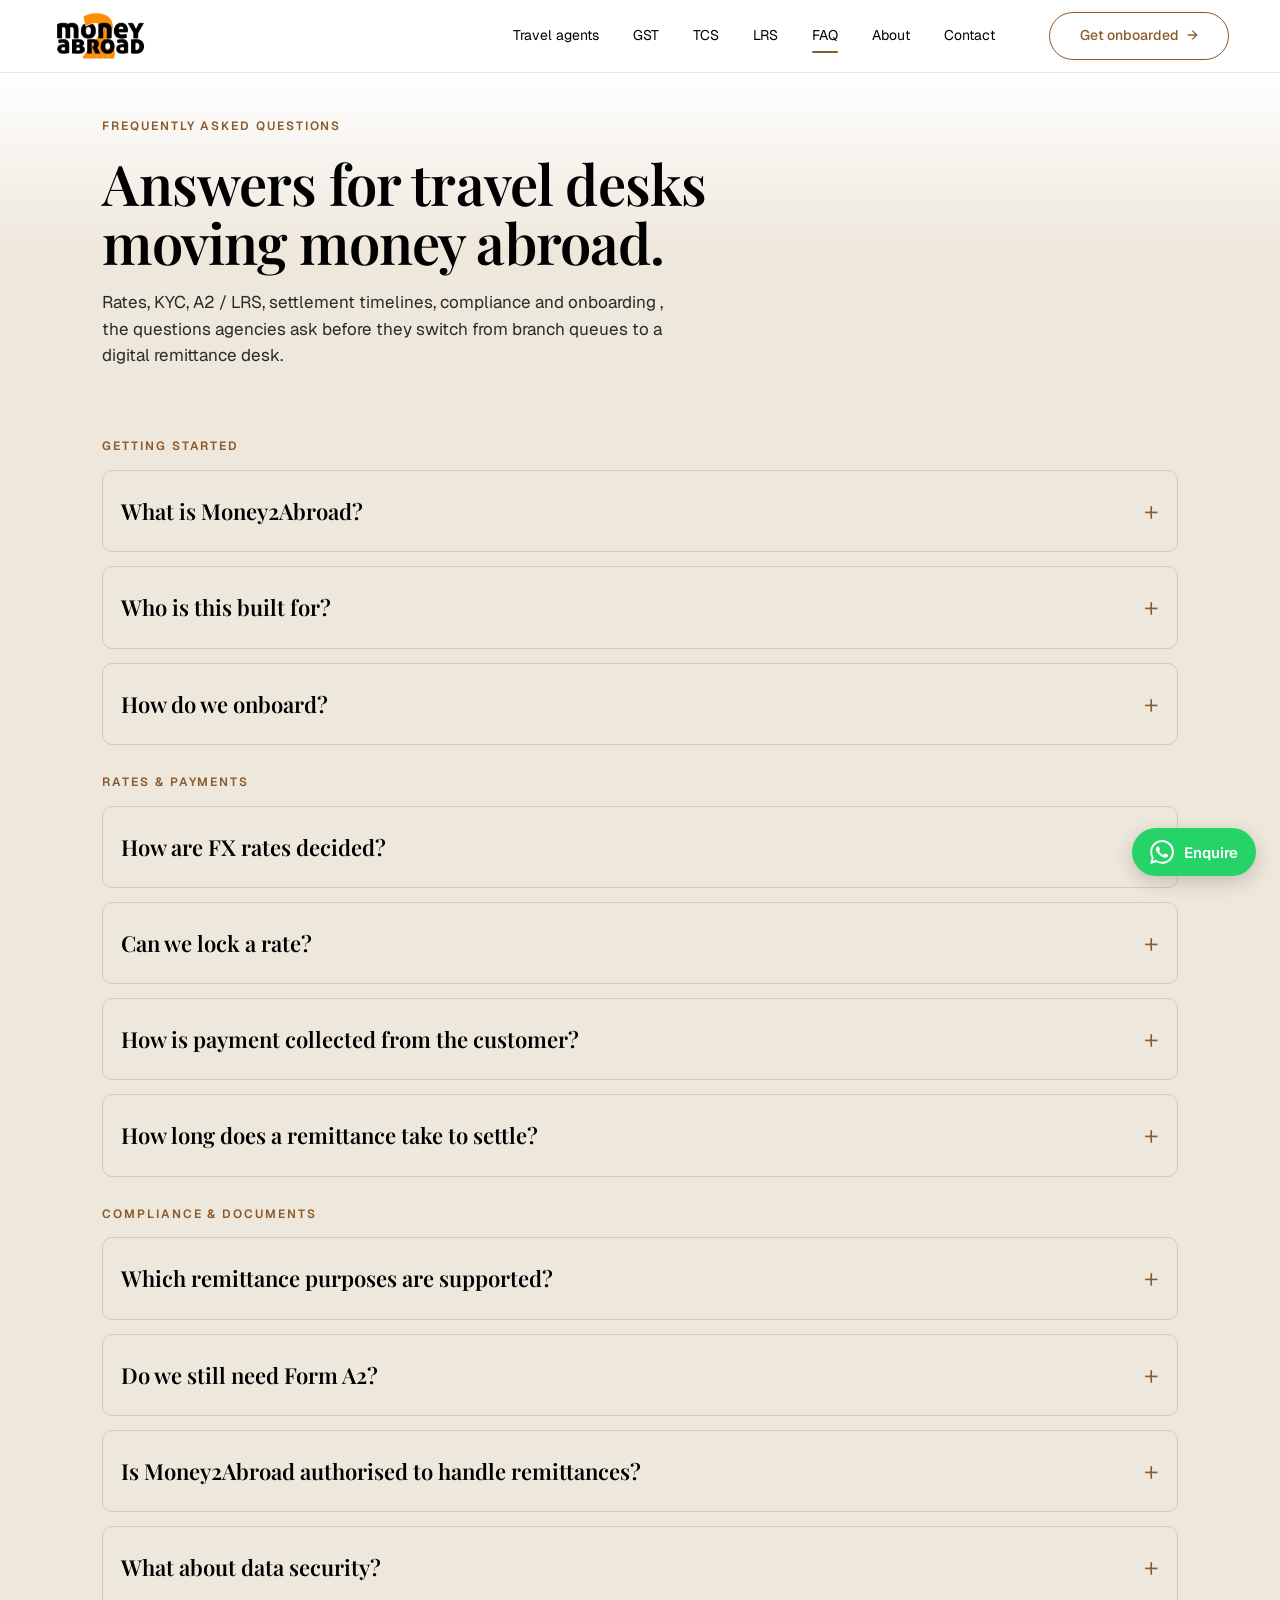
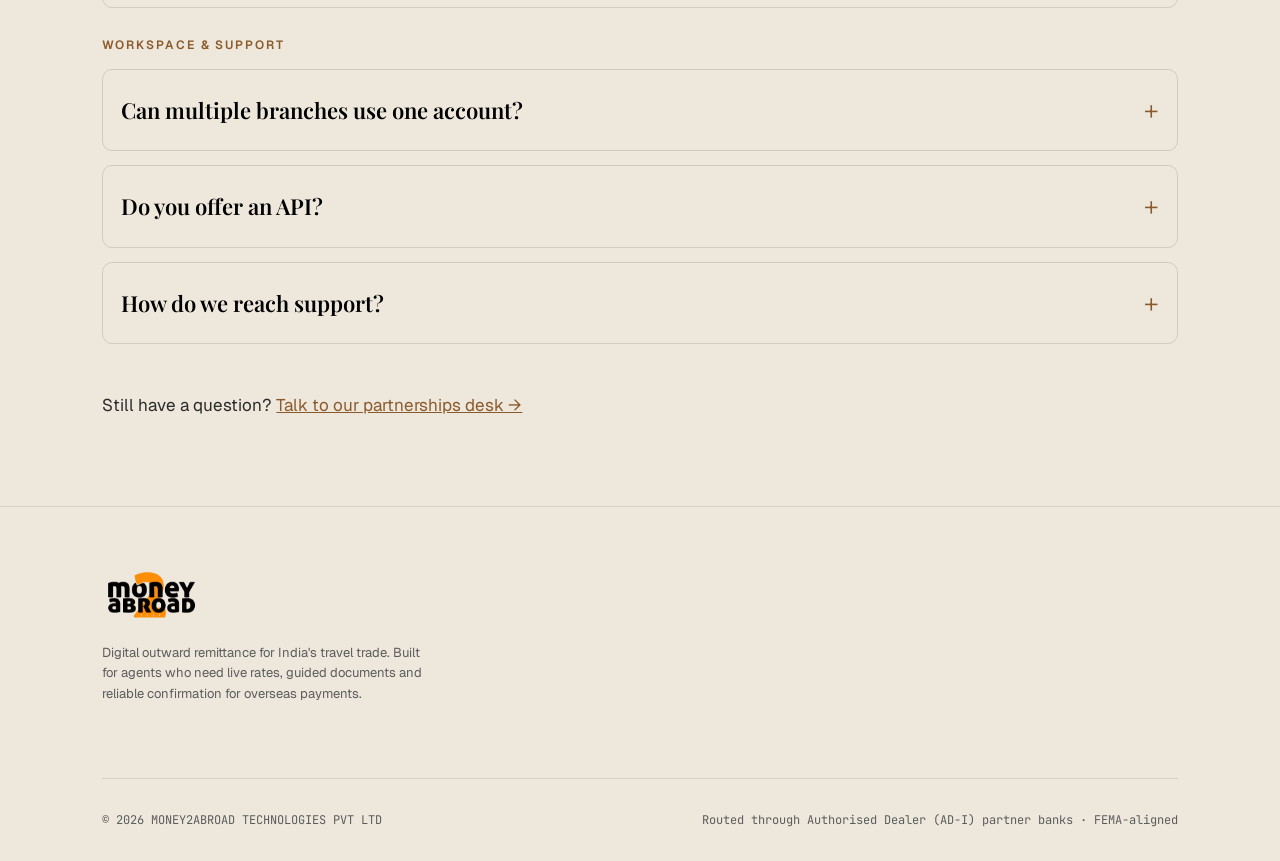
<file: faq/index.html>
<!doctype html>
<html lang="en">
<head>
<meta charset="utf-8" />
<meta name="viewport" content="width=device-width,initial-scale=1" />
<meta name="description" content="Money2Abroad FAQ , answers on outward remittance for travel agents: rates, KYC, A2/LRS, settlement, compliance and onboarding." />
<meta name="theme-color" content="#ffffff" />
<title>FAQ , Money2Abroad</title>
<link rel="icon" type="image/jpeg" href="../Money2Abroad Logo.jpg" />
<link rel="preconnect" href="https://fonts.googleapis.com">
<link rel="preconnect" href="https://fonts.gstatic.com" crossorigin>
<link href="https://fonts.googleapis.com/css2?family=Geist:wght@300;400;500;600;700&family=JetBrains+Mono:wght@400;500&family=Playfair+Display:wght@500;600;700;800&family=Source+Serif+4:wght@400;600&display=swap" rel="stylesheet">
<link rel="stylesheet" href="../css/main.css" />
<style>
  .faq-list{display:grid;gap:14px;margin-top:14px;}
  .faq-item{border:1px solid rgba(0,0,0,0.12);border-radius:10px;background:transparent;overflow:hidden;transition:background-color .25s ease, box-shadow .25s ease, transform .2s ease;}
  .faq-item:hover,
  .faq-item[open]{background:#fff;box-shadow:0 8px 24px rgba(0,0,0,0.06);}
  .faq-item summary{cursor:pointer;list-style:none;padding:20px 18px;font-family:'Playfair Display','Source Serif 4',Georgia,serif;font-weight:600;font-size:22px;color:#000;display:flex;justify-content:space-between;align-items:center;gap:18px;}
  .faq-item summary::-webkit-details-marker{display:none;}
  .faq-item summary::after{content:'+';font-family:'Geist',sans-serif;font-size:26px;font-weight:300;color:#8b5a2b;transition:transform .2s;}
  .faq-item[open] summary::after{content:'–';}
  .faq-item .a{padding:4px 18px 20px;color:#2a2a2a;font-size:15px;line-height:1.6;max-width:780px;}
  .faq-cat{font-family:'Geist',sans-serif;font-size:12px;letter-spacing:.16em;text-transform:uppercase;color:#8b5a2b;font-weight:600;margin:28px 0 6px;}
  .faq-cat:first-of-type{margin-top:0;}
</style>
    <link rel="canonical" href="https://money2abroad.com/faq/">
    <meta property="og:type" content="website">
    <meta property="og:title" content="FAQ , Money2Abroad">
    <meta property="og:description" content="Money2Abroad FAQ , answers on outward remittance for travel agents: rates, KYC, A2/LRS, settlement, compliance and onboarding.">
    <meta property="og:url" content="https://money2abroad.com/faq/">
    <meta name="twitter:card" content="summary">
    <meta name="twitter:title" content="FAQ , Money2Abroad">
    <meta name="twitter:description" content="Money2Abroad FAQ , answers on outward remittance for travel agents: rates, KYC, A2/LRS, settlement, compliance and onboarding.">
</head>
<body>

<nav class="top">
  <div class="nav-inner">
    <a class="brand" href="../">
      <span class="brand-mark"></span>
    </a>
    <div class="nav-links">
      <a href="../remittance-for-travel-agents/">Travel agents</a>
      <a href="../gst-calculator/">GST</a>
      <a href="../tcs-calculator/">TCS</a>
      <a href="../rbi-guidelines/">LRS</a>
      <span class="current" aria-current="page">FAQ</span>
      <a href="../about-us/">About</a>
      <a href="../contact-us/">Contact</a>
    </div>
    <div class="nav-cta">
      <a href="../contact-us/" class="btn btn-accent">Get onboarded <span class="arrow">→</span></a>
      <button type="button" class="nav-toggle" aria-expanded="false" aria-controls="mobile-menu" aria-label="Open menu">
        <span class="bars"><span></span></span>
      </button>
    </div>
  </div>
  <div class="mobile-menu" id="mobile-menu">
      <a href="../remittance-for-travel-agents/">Travel agents</a>
      <a href="../gst-calculator/">GST</a>
      <a href="../tcs-calculator/">TCS</a>
      <a href="../rbi-guidelines/">LRS</a>
      <span class="current" aria-current="page">FAQ</span>
      <a href="../about-us/">About</a>
      <a href="../contact-us/">Contact</a>
    <div class="mobile-cta">
      <a href="../contact-us/" class="btn btn-accent">Get onboarded</a>
    </div>
  </div>
</nav>
<script>
(function(){
  var btn = document.querySelector('.nav-toggle');
  var menu = document.getElementById('mobile-menu');
  if (!btn || !menu) return;
  function close(){ btn.setAttribute('aria-expanded','false'); menu.classList.remove('open'); }
  btn.addEventListener('click', function(){
    var open = btn.getAttribute('aria-expanded') === 'true';
    btn.setAttribute('aria-expanded', String(!open));
    menu.classList.toggle('open', !open);
  });
  menu.querySelectorAll('a').forEach(function(a){ a.addEventListener('click', close); });
})();
</script>

<header class="about-hero">
  <div class="wrap">
    <div class="eyebrow">Frequently asked questions</div>
    <div class="spacer-sm"></div>
    <h1>Answers for travel desks <em>moving money abroad.</em></h1>
    <p class="lead">Rates, KYC, A2 / LRS, settlement timelines, compliance and onboarding , the questions agencies ask before they switch from branch queues to a digital remittance desk.</p>
  </div>
</header>

<section class="tight">
  <div class="wrap">

    <div class="faq-cat">Getting started</div>
    <div class="faq-list">
      <details class="faq-item">
        <summary>What is Money2Abroad?</summary>
        <div class="a">Money2Abroad is a digital outward remittance desk for Indian travel agencies. We help your team quote live FX rates, collect KYC and beneficiary details, complete Form A2 / LRS paperwork, pay online and track SWIFT confirmation , all from one workspace.</div>
      </details>
      <details class="faq-item">
        <summary>Who is this built for?</summary>
        <div class="a">Travel agents, OTAs and tour operators in India who handle outward remittance for DMCs, overseas hotels, visa processors, universities and close-relative maintenance transfers.</div>
      </details>
      <details class="faq-item">
        <summary>How do we onboard?</summary>
        <div class="a">Share your agency PAN, GST and authorised-signatory KYC documents (along with any sector registrations, where applicable). The partner desk carries out verification in line with the AD bank's KYC and onboarding norms before activating the agency workspace.</div>
      </details>
    </div>

    <div class="faq-cat">Rates &amp; payments</div>
    <div class="faq-list">
      <details class="faq-item">
        <summary>How are FX rates decided?</summary>
        <div class="a">Live interbank rates are displayed inside the portal with the Money2Abroad spread applied. You can compare against your traditional bank quote before locking a rate for the customer.</div>
      </details>
      <details class="faq-item">
        <summary>Can we lock a rate?</summary>
        <div class="a">Yes. Once the customer confirms, you can lock the displayed rate for the booking. The rate stays valid for the agreed settlement window for that purpose code.</div>
      </details>
      <details class="faq-item">
        <summary>How is payment collected from the customer?</summary>
        <div class="a">NEFT, RTGS and approved online collection flows are supported. Card-funded settlement is available for permitted use cases through the AD bank's authorised payment gateways.</div>
      </details>
      <details class="faq-item">
        <summary>How long does a remittance take to settle?</summary>
        <div class="a">Settlement timing depends on the corridor, the AD bank's processing window, intermediary banks and overseas beneficiary bank cut-offs. SWIFT confirmation is shared inside the portal once the AD bank initiates the transfer.</div>
      </details>
    </div>

    <div class="faq-cat">Compliance &amp; documents</div>
    <div class="faq-list">
      <details class="faq-item">
        <summary>Which remittance purposes are supported?</summary>
        <div class="a">Tour cost (DMC and hotels), visa processing fees, overseas education (tuition and living expenses) and close-relative maintenance under LRS. Additional purpose categories can be configured for your agency.</div>
      </details>
      <details class="faq-item">
        <summary>Do we still need Form A2?</summary>
        <div class="a">Yes , Form A2 and LRS declarations are mandatory under FEMA. The portal pre-fills them based on the purpose code and your customer’s KYC, so your counter just reviews and signs digitally.</div>
      </details>
      <details class="faq-item">
        <summary>Is Money2Abroad authorised to handle remittances?</summary>
        <div class="a">Money2Abroad is a remittance technology platform and is not itself an Authorised Dealer. Every transfer is executed by Authorised Dealer (AD-I) partner banks that hold the applicable authorisations, in line with FEMA and the LRS. Customer funds never sit on our balance sheet.</div>
      </details>
      <details class="faq-item">
        <summary>What about data security?</summary>
        <div class="a">KYC documents are stored in an encrypted vault with role-based access. Remittance flows are routed through Authorised Dealer (AD-I) scheduled banks, and partner systems follow industry-standard information-security controls.</div>
      </details>
    </div>

    <div class="faq-cat">Workspace &amp; support</div>
    <div class="faq-list">
      <details class="faq-item">
        <summary>Can multiple branches use one account?</summary>
        <div class="a">Yes. Each branch gets its own ledger, users and approval roles. Maker-checker is supported so a counter can create a request and a manager approves before submission.</div>
      </details>
      <details class="faq-item">
        <summary>Do you offer an API?</summary>
        <div class="a">Yes , an open API with webhooks for every status event so you can plug remittance status into your CRM or back-office.</div>
      </details>
      <details class="faq-item">
        <summary>How do we reach support?</summary>
        <div class="a">Email <a href="mailto:info@finwaveforex.com">info@finwaveforex.com</a> or call <a href="tel:+917948916100">+91 79 4891 6100</a> / <a href="tel:+919898906133">+91 98989 06133</a> during Indian business hours. Priority desks are available for partnered agencies.</div>
      </details>
    </div>

    <div class="spacer-sm" style="height:48px;"></div>
    <p class="section-sub">Still have a question? <a href="../contact-us/">Talk to our partnerships desk →</a></p>
  </div>
</section>

<footer>
  <div class="wrap">
    <div class="foot-grid">
      <div>
        <a class="brand" href="../">
          <span class="brand-mark"></span>
        </a>
        <p class="foot-blurb">Digital outward remittance for India's travel trade. Built for agents who need live rates, guided documents and reliable confirmation for overseas payments.</p>
        <div style="display:flex;gap:8px;margin-top:18px;">
        </div>
      </div>
      <div class="foot-col">
        <h5>Site</h5>
        <a href="../">Home</a>
        <a href="../remittance-for-travel-agents/">Travel agents</a>
        <a href="../about-us/">About</a>
        <a href="./">FAQ</a>
        <a href="../contact-us/">Contact</a>
      </div>
      <div class="foot-col">
        <h5>For agencies</h5>
        <a href="../about-us/#cases">Tour cost</a>
        <a href="../about-us/#cases">Hotel &amp; DMC</a>
        <a href="../about-us/#cases">Visa fees</a>
        <a href="../about-us/#cases">Education</a>
        <a href="../about-us/#cases">Maintenance remittance</a>
      </div>
      <div class="foot-col">
        <h5>Company</h5>
        <a href="../about-us/">About</a>
        <a href="../about-us/#compliance">Compliance</a>
      </div>
      <div class="foot-col">
        <h5>Talk to us</h5>
        <a href="mailto:info@finwaveforex.com">info@finwaveforex.com</a>
        <a href="tel:+917948916100">+91 79 4891 6100</a>
        <a href="tel:+919898906133">+91 98989 06133</a>
        <a href="#">Ahmedabad · Navrangpura</a>
        <a href="../contact-us/">Contact</a>
      </div>
    </div>
    <div class="foot-bottom">
      <div class="legal">© 2026 MONEY2ABROAD TECHNOLOGIES PVT LTD</div>
      <div class="legal">Routed through Authorised Dealer (AD-I) partner banks · FEMA-aligned</div>
    </div>
  </div>
</footer>

<script>
(function(){
  var items = document.querySelectorAll('details.faq-item');
  items.forEach(function(d){
    d.addEventListener('toggle', function(){
      if (d.open) items.forEach(function(o){ if (o !== d) o.open = false; });
    });
  });
})();
</script>
<!-- WhatsApp enquiry button -->
<a class="wa-fab" href="https://wa.me/919081351818?text=Hi%20Money2Abroad%2C%20I%27d%20like%20to%20enquire%20about%20outward%20remittance." target="_blank" rel="noopener noreferrer" aria-label="Enquire on WhatsApp">
  <svg viewBox="0 0 24 24" aria-hidden="true" focusable="false"><path d="M.057 24l1.687-6.163a11.867 11.867 0 0 1-1.587-5.946C.16 5.335 5.495 0 12.05 0a11.817 11.817 0 0 1 8.413 3.488 11.824 11.824 0 0 1 3.48 8.414c-.003 6.557-5.338 11.892-11.893 11.892a11.9 11.9 0 0 1-5.688-1.448L.057 24zm6.597-3.807c1.676.995 3.276 1.591 5.392 1.592 5.448 0 9.886-4.434 9.889-9.885.002-5.462-4.415-9.89-9.881-9.892-5.452 0-9.887 4.434-9.889 9.884a9.86 9.86 0 0 0 1.51 5.26l-.999 3.648 3.728-.979zm11.387-5.464c-.074-.124-.272-.198-.57-.347-.297-.149-1.758-.868-2.031-.967-.272-.099-.47-.149-.669.149-.198.297-.768.967-.941 1.165-.173.198-.347.223-.644.074-.297-.149-1.255-.462-2.39-1.475-.883-.788-1.48-1.761-1.653-2.059-.173-.297-.018-.458.13-.606.134-.133.297-.347.446-.521.151-.172.2-.296.3-.495.099-.198.05-.372-.025-.521-.075-.148-.669-1.611-.916-2.206-.242-.579-.487-.501-.669-.51l-.57-.01c-.198 0-.52.074-.792.372-.272.297-1.04 1.017-1.04 2.479 0 1.461 1.065 2.875 1.213 3.074.149.198 2.095 3.2 5.076 4.487.709.306 1.263.489 1.694.626.712.226 1.36.194 1.872.118.571-.085 1.758-.719 2.006-1.413.248-.694.248-1.29.173-1.414z"/></svg>
  <span class="wa-label">Enquire</span>
</a>
</body>
</html>
</file>
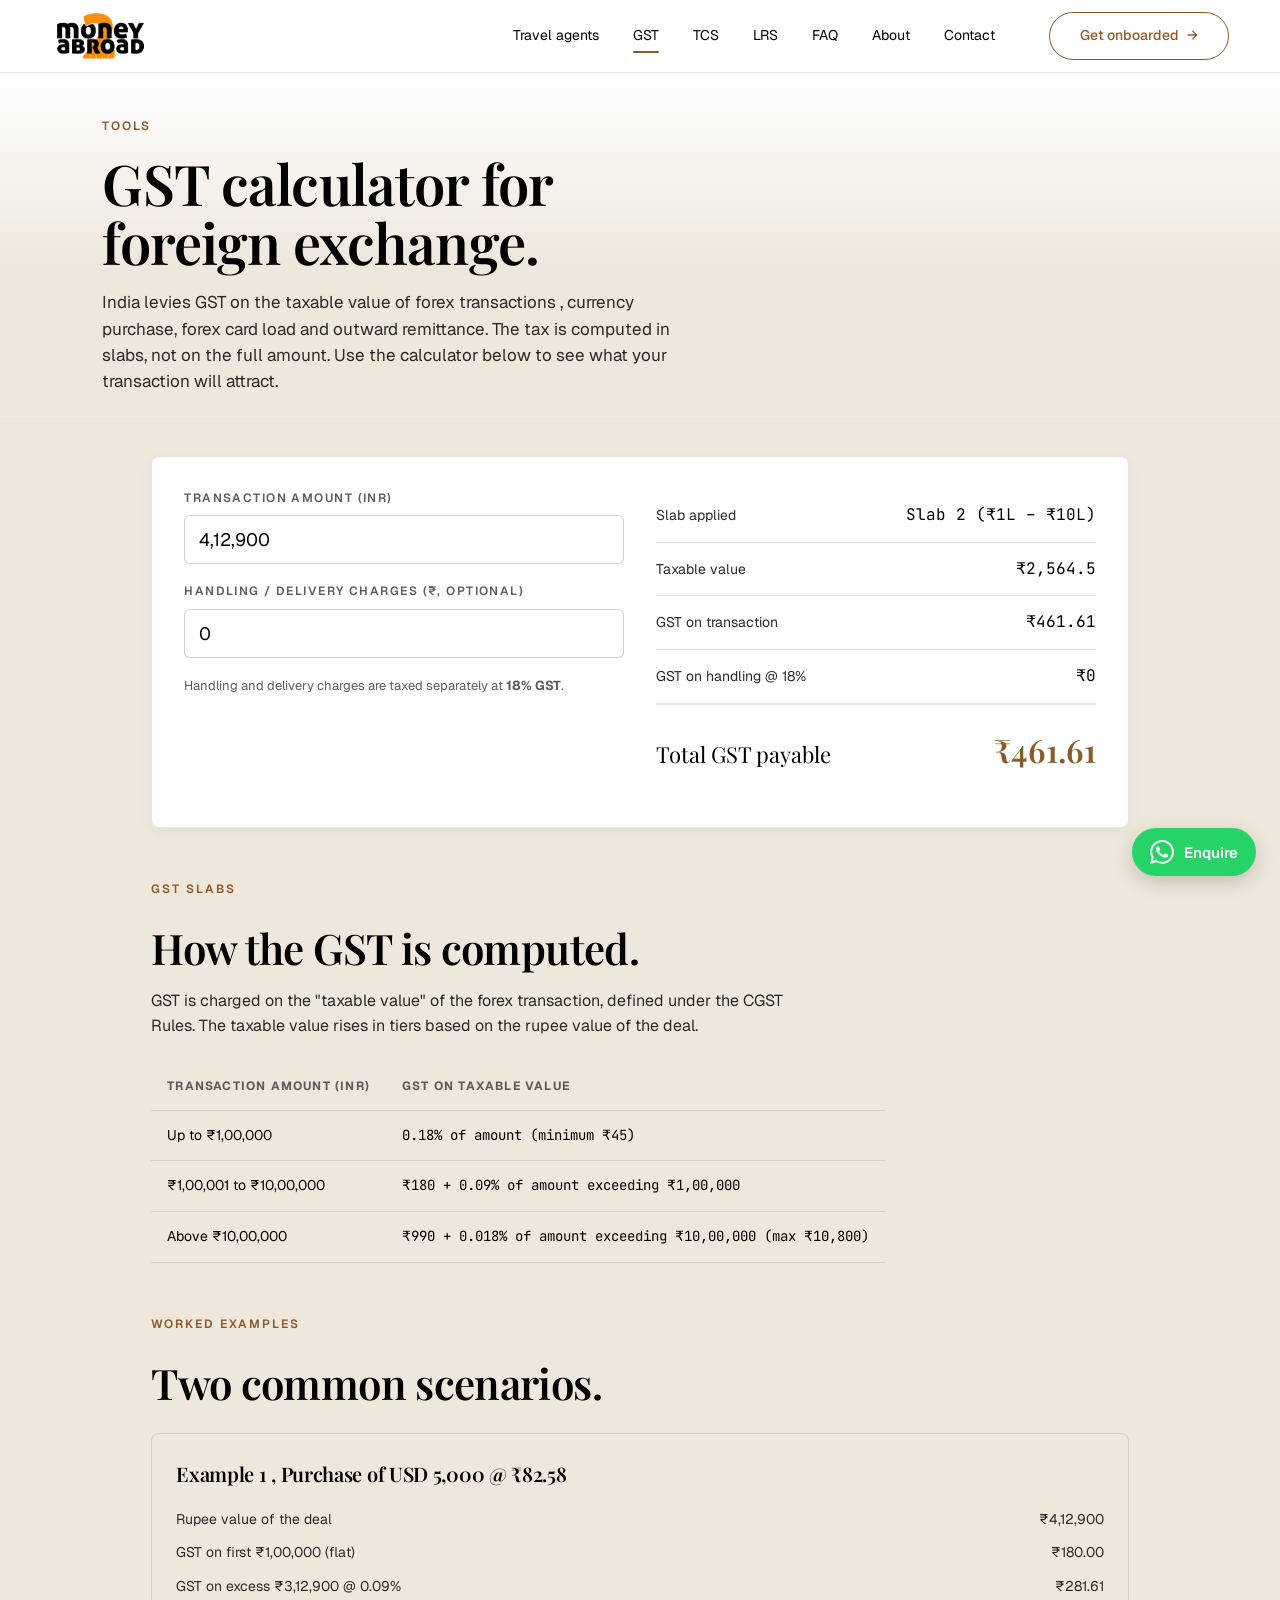
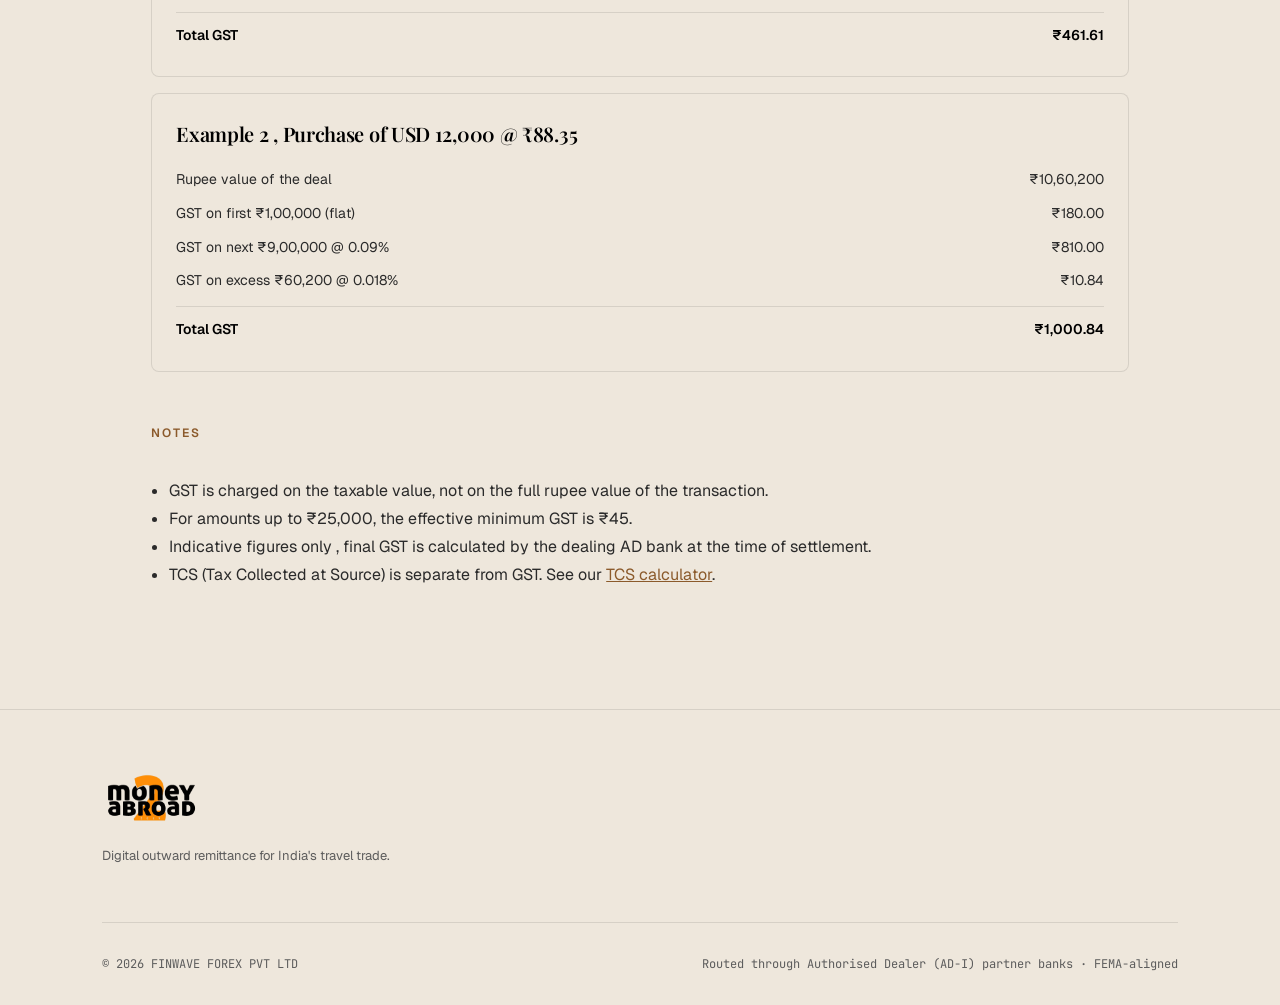
<file: gst-calculator/index.html>
<!doctype html>
<html lang="en">
<head>
<meta charset="utf-8" />
<meta name="viewport" content="width=device-width,initial-scale=1" />
<meta name="description" content="GST calculator for foreign exchange transactions in India , slab-based GST on currency purchase, forex cards and outward remittance." />
<meta name="theme-color" content="#ffffff" />
<title>GST Calculator , Money2Abroad</title>
<link rel="icon" type="image/jpeg" href="../Money2Abroad Logo.jpg" />
<link rel="preconnect" href="https://fonts.googleapis.com">
<link rel="preconnect" href="https://fonts.gstatic.com" crossorigin>
<link href="https://fonts.googleapis.com/css2?family=Geist:wght@300;400;500;600;700&family=JetBrains+Mono:wght@400;500&family=Playfair+Display:wght@500;600;700;800&family=Source+Serif+4:wght@400;600&display=swap" rel="stylesheet">
<link rel="stylesheet" href="../css/main.css" />
<style>
  .calc-shell{padding:32px var(--pad) 56px;max-width:1080px;margin:0 auto;}
  .calc-shell > section{padding:0 !important;margin-top:48px;}
  @media (max-width: 700px){.calc-shell{padding:20px var(--pad) 36px;} .calc-shell > section{margin-top:32px;}}
  .calc-card{background:#fff;border:1px solid var(--line);border-radius:8px;padding:32px;box-shadow:0 4px 16px rgba(0,0,0,0.04);}
  .calc-grid{display:grid;grid-template-columns:1fr 1fr;gap:32px;}
  @media (max-width:760px){.calc-grid{grid-template-columns:1fr;}}
  .field{display:flex;flex-direction:column;gap:8px;margin-bottom:18px;}
  .field label{font-family:'Geist',sans-serif;font-size:12px;font-weight:600;letter-spacing:.12em;text-transform:uppercase;color:var(--ink-3);}
  .field input,.field select{font-family:'Geist',sans-serif;font-size:18px;padding:12px 14px;border:1px solid var(--line-strong);border-radius:6px;background:#fff;color:var(--ink);}
  .field input:focus,.field select:focus{outline:2px solid var(--accent);outline-offset:1px;}
  .result-row{display:flex;justify-content:space-between;align-items:baseline;padding:14px 0;border-bottom:1px solid var(--line);}
  .result-row:last-of-type{border-bottom:0;}
  .result-row .lbl{color:var(--ink-2);font-size:14px;}
  .result-row .val{font-family:'JetBrains Mono',monospace;font-size:16px;color:var(--ink);}
  .result-total{display:flex;justify-content:space-between;align-items:baseline;padding:20px 0;margin-top:0;border-top:1px solid var(--line);}
  .result-total .lbl{font-family:'Playfair Display',serif;font-size:22px;color:var(--ink);}
  .result-total .val{font-family:'Playfair Display',serif;font-size:32px;font-weight:600;color:var(--accent);}
  .slab-table{width:100%;border-collapse:collapse;margin-top:24px;}
  .slab-table th,.slab-table td{text-align:left;padding:14px 16px;border-bottom:1px solid var(--line);font-size:14px;}
  .slab-table th{font-family:'Geist',sans-serif;font-size:12px;text-transform:uppercase;letter-spacing:.1em;color:var(--ink-3);background:var(--bg);}
  .slab-table td:last-child{font-family:'JetBrains Mono',monospace;}
  .example-card{background:var(--bg);border:1px solid var(--line);border-radius:8px;padding:24px;margin-top:16px;transition:background-color .25s ease, box-shadow .25s ease, transform .2s ease;}
  .example-card:hover{background:#fff;box-shadow:0 8px 24px rgba(0,0,0,0.06);transform:translateY(-2px);}
  .example-card h4{font-family:'Playfair Display',serif;font-size:20px;margin-bottom:14px;color:var(--ink);}
  .example-card .ln{display:flex;justify-content:space-between;font-size:14px;padding:6px 0;color:var(--ink-2);}
  .example-card .ln.tot{border-top:1px solid var(--line);margin-top:8px;padding-top:12px;color:var(--ink);font-weight:600;}
</style>
    <link rel="canonical" href="https://money2abroad.com/gst-calculator/">
    <meta property="og:type" content="website">
    <meta property="og:title" content="GST Calculator , Money2Abroad">
    <meta property="og:description" content="GST calculator for foreign exchange transactions in India , slab-based GST on currency purchase, forex cards and outward remittance.">
    <meta property="og:url" content="https://money2abroad.com/gst-calculator/">
    <meta name="twitter:card" content="summary">
    <meta name="twitter:title" content="GST Calculator , Money2Abroad">
    <meta name="twitter:description" content="GST calculator for foreign exchange transactions in India , slab-based GST on currency purchase, forex cards and outward remittance.">
</head>
<body>

<nav class="top">
  <div class="nav-inner">
    <a class="brand" href="../">
      <span class="brand-mark"></span>
    </a>
    <div class="nav-links">
      <a href="../remittance-for-travel-agents/">Travel agents</a>
      <span class="current" aria-current="page">GST</span>
      <a href="../tcs-calculator/">TCS</a>
      <a href="../rbi-guidelines/">LRS</a>
      <a href="../faq/">FAQ</a>
      <a href="../about-us/">About</a>
      <a href="../contact-us/">Contact</a>
    </div>
    <div class="nav-cta">
      <a href="../contact-us/" class="btn btn-accent">Get onboarded <span class="arrow">→</span></a>
      <button type="button" class="nav-toggle" aria-expanded="false" aria-controls="mobile-menu" aria-label="Open menu">
        <span class="bars"><span></span></span>
      </button>
    </div>
  </div>
  <div class="mobile-menu" id="mobile-menu">
      <a href="../remittance-for-travel-agents/">Travel agents</a>
      <span class="current" aria-current="page">GST</span>
      <a href="../tcs-calculator/">TCS</a>
      <a href="../rbi-guidelines/">LRS</a>
      <a href="../faq/">FAQ</a>
      <a href="../about-us/">About</a>
      <a href="../contact-us/">Contact</a>
    <div class="mobile-cta">
      <a href="../contact-us/" class="btn btn-accent">Get onboarded</a>
    </div>
  </div>
</nav>
<script>
(function(){
  var btn=document.querySelector('.nav-toggle');var menu=document.getElementById('mobile-menu');if(!btn||!menu)return;
  function close(){btn.setAttribute('aria-expanded','false');menu.classList.remove('open');}
  btn.addEventListener('click',function(){var open=btn.getAttribute('aria-expanded')==='true';btn.setAttribute('aria-expanded',String(!open));menu.classList.toggle('open',!open);});
  menu.querySelectorAll('a').forEach(function(a){a.addEventListener('click',close);});
})();
</script>

<header class="about-hero">
  <div class="wrap">
    <div class="eyebrow">Tools</div>
    <div class="spacer-sm"></div>
    <h1>GST calculator for foreign exchange.</h1>
    <p class="lead">India levies GST on the taxable value of forex transactions , currency purchase, forex card load and outward remittance. The tax is computed in slabs, not on the full amount. Use the calculator below to see what your transaction will attract.</p>
  </div>
</header>

<main class="calc-shell">

  <div class="calc-card">
    <div class="calc-grid">
      <div>
        <div class="field">
          <label for="gst-amt">Transaction amount (INR)</label>
          <input id="gst-amt" type="text" inputmode="numeric" maxlength="11" value="4,12,900" />
        </div>
        <div class="field">
          <label for="gst-handling">Handling / delivery charges (₹, optional)</label>
          <input id="gst-handling" type="text" inputmode="numeric" maxlength="11" value="0" />
        </div>
        <p style="font-size:13px;color:var(--ink-3);line-height:1.6;">Handling and delivery charges are taxed separately at <strong>18% GST</strong>.</p>
      </div>
      <div>
        <div class="result-row"><span class="lbl">Slab applied</span><span class="val" id="gst-slab">,</span></div>
        <div class="result-row"><span class="lbl">Taxable value</span><span class="val" id="gst-taxable">,</span></div>
        <div class="result-row"><span class="lbl">GST on transaction</span><span class="val" id="gst-tx">,</span></div>
        <div class="result-row"><span class="lbl">GST on handling @ 18%</span><span class="val" id="gst-handling-out">,</span></div>
        <div class="result-total"><span class="lbl">Total GST payable</span><span class="val" id="gst-total">₹0</span></div>
      </div>
    </div>
  </div>

  <section>
    <div class="eyebrow">GST slabs</div>
    <div class="spacer-sm"></div>
    <h2 style="font-family:'Playfair Display',serif;font-size:clamp(28px,4vw,42px);font-weight:600;margin-bottom:8px;">How the GST is computed.</h2>
    <p style="color:var(--ink-2);max-width:60ch;">GST is charged on the "taxable value" of the forex transaction, defined under the CGST Rules. The taxable value rises in tiers based on the rupee value of the deal.</p>

    <table class="slab-table" aria-label="GST slabs for foreign exchange transactions">
      <thead>
        <tr><th>Transaction amount (INR)</th><th>GST on taxable value</th></tr>
      </thead>
      <tbody>
        <tr><td>Up to ₹1,00,000</td><td>0.18% of amount (minimum ₹45)</td></tr>
        <tr><td>₹1,00,001 to ₹10,00,000</td><td>₹180 + 0.09% of amount exceeding ₹1,00,000</td></tr>
        <tr><td>Above ₹10,00,000</td><td>₹990 + 0.018% of amount exceeding ₹10,00,000 (max ₹10,800)</td></tr>
      </tbody>
    </table>
  </section>

  <section>
    <div class="eyebrow">Worked examples</div>
    <div class="spacer-sm"></div>
    <h2 style="font-family:'Playfair Display',serif;font-size:clamp(28px,4vw,42px);font-weight:600;margin-bottom:16px;">Two common scenarios.</h2>

    <div class="example-card">
      <h4>Example 1 , Purchase of USD 5,000 @ ₹82.58</h4>
      <div class="ln"><span>Rupee value of the deal</span><span>₹4,12,900</span></div>
      <div class="ln"><span>GST on first ₹1,00,000 (flat)</span><span>₹180.00</span></div>
      <div class="ln"><span>GST on excess ₹3,12,900 @ 0.09%</span><span>₹281.61</span></div>
      <div class="ln tot"><span>Total GST</span><span>₹461.61</span></div>
    </div>

    <div class="example-card">
      <h4>Example 2 , Purchase of USD 12,000 @ ₹88.35</h4>
      <div class="ln"><span>Rupee value of the deal</span><span>₹10,60,200</span></div>
      <div class="ln"><span>GST on first ₹1,00,000 (flat)</span><span>₹180.00</span></div>
      <div class="ln"><span>GST on next ₹9,00,000 @ 0.09%</span><span>₹810.00</span></div>
      <div class="ln"><span>GST on excess ₹60,200 @ 0.018%</span><span>₹10.84</span></div>
      <div class="ln tot"><span>Total GST</span><span>₹1,000.84</span></div>
    </div>
  </section>

  <section>
    <div class="eyebrow">Notes</div>
    <div class="spacer-sm"></div>
    <ul style="color:var(--ink-2);max-width:70ch;line-height:1.75;padding-left:18px;">
      <li>GST is charged on the taxable value, not on the full rupee value of the transaction.</li>
      <li>For amounts up to ₹25,000, the effective minimum GST is ₹45.</li>
      <li>Indicative figures only , final GST is calculated by the dealing AD bank at the time of settlement.</li>
      <li>TCS (Tax Collected at Source) is separate from GST. See our <a href="../tcs-calculator/">TCS calculator</a>.</li>
    </ul>
  </section>

</main>

<footer>
  <div class="wrap">
    <div class="foot-grid">
      <div>
        <a class="brand" href="../">
          <span class="brand-mark"></span>
        </a>
        <p class="foot-blurb">Digital outward remittance for India's travel trade.</p>
      </div>
      <div class="foot-col">
        <h5>Site</h5>
        <a href="../">Home</a>
        <a href="../remittance-for-travel-agents/">Travel agents</a>
        <a href="../about-us/">About</a>
        <a href="../faq/">FAQ</a>
        <a href="../contact-us/">Contact</a>
      </div>
      <div class="foot-col">
        <h5>Tools</h5>
        <a href="./">GST calculator</a>
        <a href="../tcs-calculator/">TCS calculator</a>
      </div>
      <div class="foot-col">
        <h5>Talk to us</h5>
        <a href="mailto:info@finwaveforex.com">info@finwaveforex.com</a>
        <a href="tel:+917948916100">+91 79 4891 6100</a>
        <a href="tel:+919898906133">+91 98989 06133</a>
        <a href="#">Ahmedabad · Navrangpura</a>
      </div>
    </div>
    <div class="foot-bottom">
      <div class="legal">© 2026 FINWAVE FOREX PVT LTD</div>
      <div class="legal">Routed through Authorised Dealer (AD-I) partner banks · FEMA-aligned</div>
    </div>
  </div>
</footer>

<script>
(function(){
  var amt=document.getElementById('gst-amt');
  var handling=document.getElementById('gst-handling');
  var slabOut=document.getElementById('gst-slab');
  var taxable=document.getElementById('gst-taxable');
  var txOut=document.getElementById('gst-tx');
  var handOut=document.getElementById('gst-handling-out');
  var totalOut=document.getElementById('gst-total');

  function parseAmt(s){return parseFloat(String(s||'').replace(/[^\d.]/g,''))||0;}
  function fmtINR(n){return '₹'+new Intl.NumberFormat('en-IN',{maximumFractionDigits:2}).format(n);}
  function clampDigits(el){var d=String(el.value||'').replace(/\D/g,'').slice(0,8);el.value=d?new Intl.NumberFormat('en-IN').format(parseInt(d,10)):'';}

  function gstOnFx(v){
    if(v<=0)return {slab:',',taxable:0,gst:0};
    if(v<=100000){
      var g=Math.max(45,v*0.0018);
      return {slab:'Slab 1 (≤ ₹1,00,000)',taxable:v*0.01,gst:g};
    }
    if(v<=1000000){
      var g=180+(v-100000)*0.0009;
      return {slab:'Slab 2 (₹1L – ₹10L)',taxable:1000+(v-100000)*0.005,gst:g};
    }
    var g=Math.min(10800,990+(v-1000000)*0.00018);
    return {slab:'Slab 3 (> ₹10L)',taxable:5500+(v-1000000)*0.001,gst:g};
  }

  function recompute(){
    var v=parseAmt(amt.value);
    var h=parseAmt(handling.value);
    var r=gstOnFx(v);
    var handGst=h*0.18;
    slabOut.textContent=r.slab;
    taxable.textContent=fmtINR(r.taxable);
    txOut.textContent=fmtINR(r.gst);
    handOut.textContent=fmtINR(handGst);
    totalOut.textContent=fmtINR(r.gst+handGst);
  }
  function pretty(el){
    var v=parseAmt(el.value);
    if(v>0)el.value=new Intl.NumberFormat('en-IN').format(v);
  }
  amt.addEventListener('input',function(){clampDigits(amt);recompute();});
  handling.addEventListener('input',function(){clampDigits(handling);recompute();});
  recompute();
})();
</script>

<!-- WhatsApp enquiry button -->
<a class="wa-fab" href="https://wa.me/919081351818?text=Hi%20Money2Abroad%2C%20I%27d%20like%20to%20enquire%20about%20outward%20remittance." target="_blank" rel="noopener noreferrer" aria-label="Enquire on WhatsApp">
  <svg viewBox="0 0 24 24" aria-hidden="true" focusable="false"><path d="M.057 24l1.687-6.163a11.867 11.867 0 0 1-1.587-5.946C.16 5.335 5.495 0 12.05 0a11.817 11.817 0 0 1 8.413 3.488 11.824 11.824 0 0 1 3.48 8.414c-.003 6.557-5.338 11.892-11.893 11.892a11.9 11.9 0 0 1-5.688-1.448L.057 24zm6.597-3.807c1.676.995 3.276 1.591 5.392 1.592 5.448 0 9.886-4.434 9.889-9.885.002-5.462-4.415-9.89-9.881-9.892-5.452 0-9.887 4.434-9.889 9.884a9.86 9.86 0 0 0 1.51 5.26l-.999 3.648 3.728-.979zm11.387-5.464c-.074-.124-.272-.198-.57-.347-.297-.149-1.758-.868-2.031-.967-.272-.099-.47-.149-.669.149-.198.297-.768.967-.941 1.165-.173.198-.347.223-.644.074-.297-.149-1.255-.462-2.39-1.475-.883-.788-1.48-1.761-1.653-2.059-.173-.297-.018-.458.13-.606.134-.133.297-.347.446-.521.151-.172.2-.296.3-.495.099-.198.05-.372-.025-.521-.075-.148-.669-1.611-.916-2.206-.242-.579-.487-.501-.669-.51l-.57-.01c-.198 0-.52.074-.792.372-.272.297-1.04 1.017-1.04 2.479 0 1.461 1.065 2.875 1.213 3.074.149.198 2.095 3.2 5.076 4.487.709.306 1.263.489 1.694.626.712.226 1.36.194 1.872.118.571-.085 1.758-.719 2.006-1.413.248-.694.248-1.29.173-1.414z"/></svg>
  <span class="wa-label">Enquire</span>
</a>
</body>
</html>
</file>
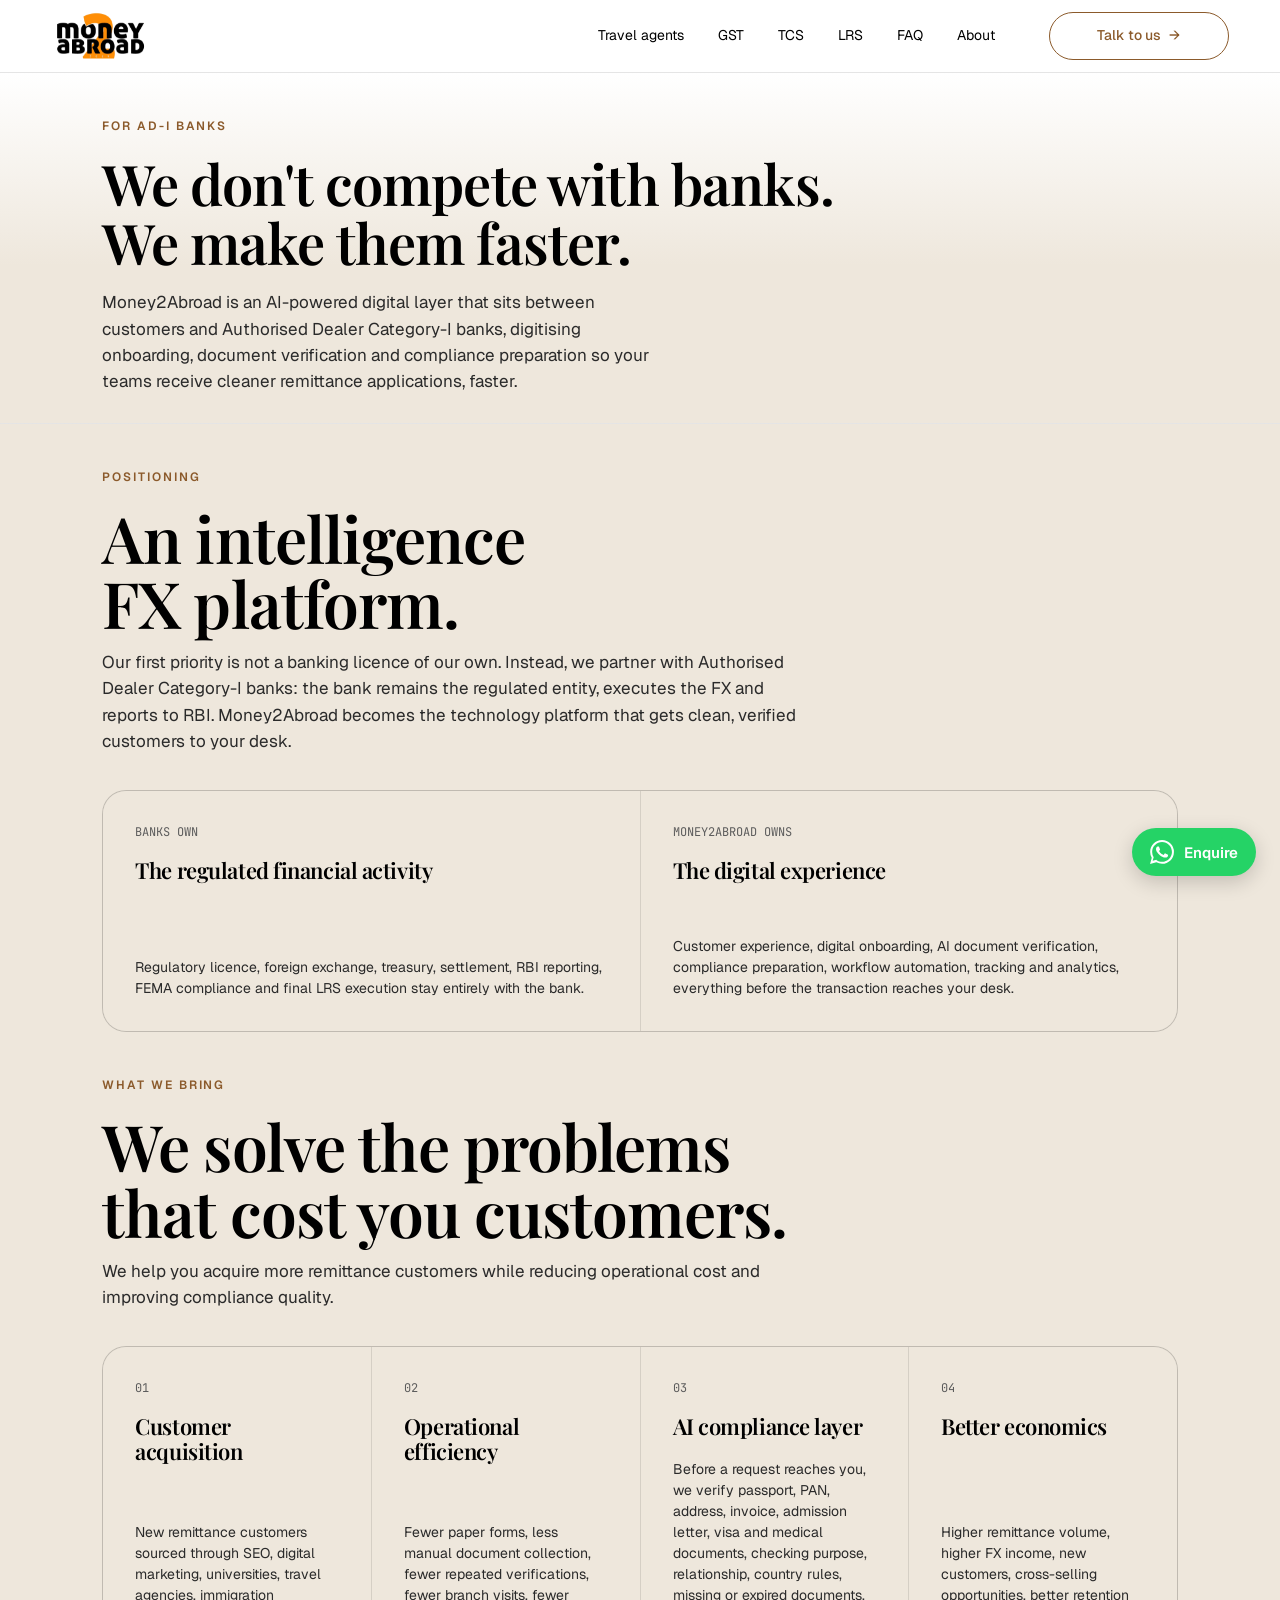
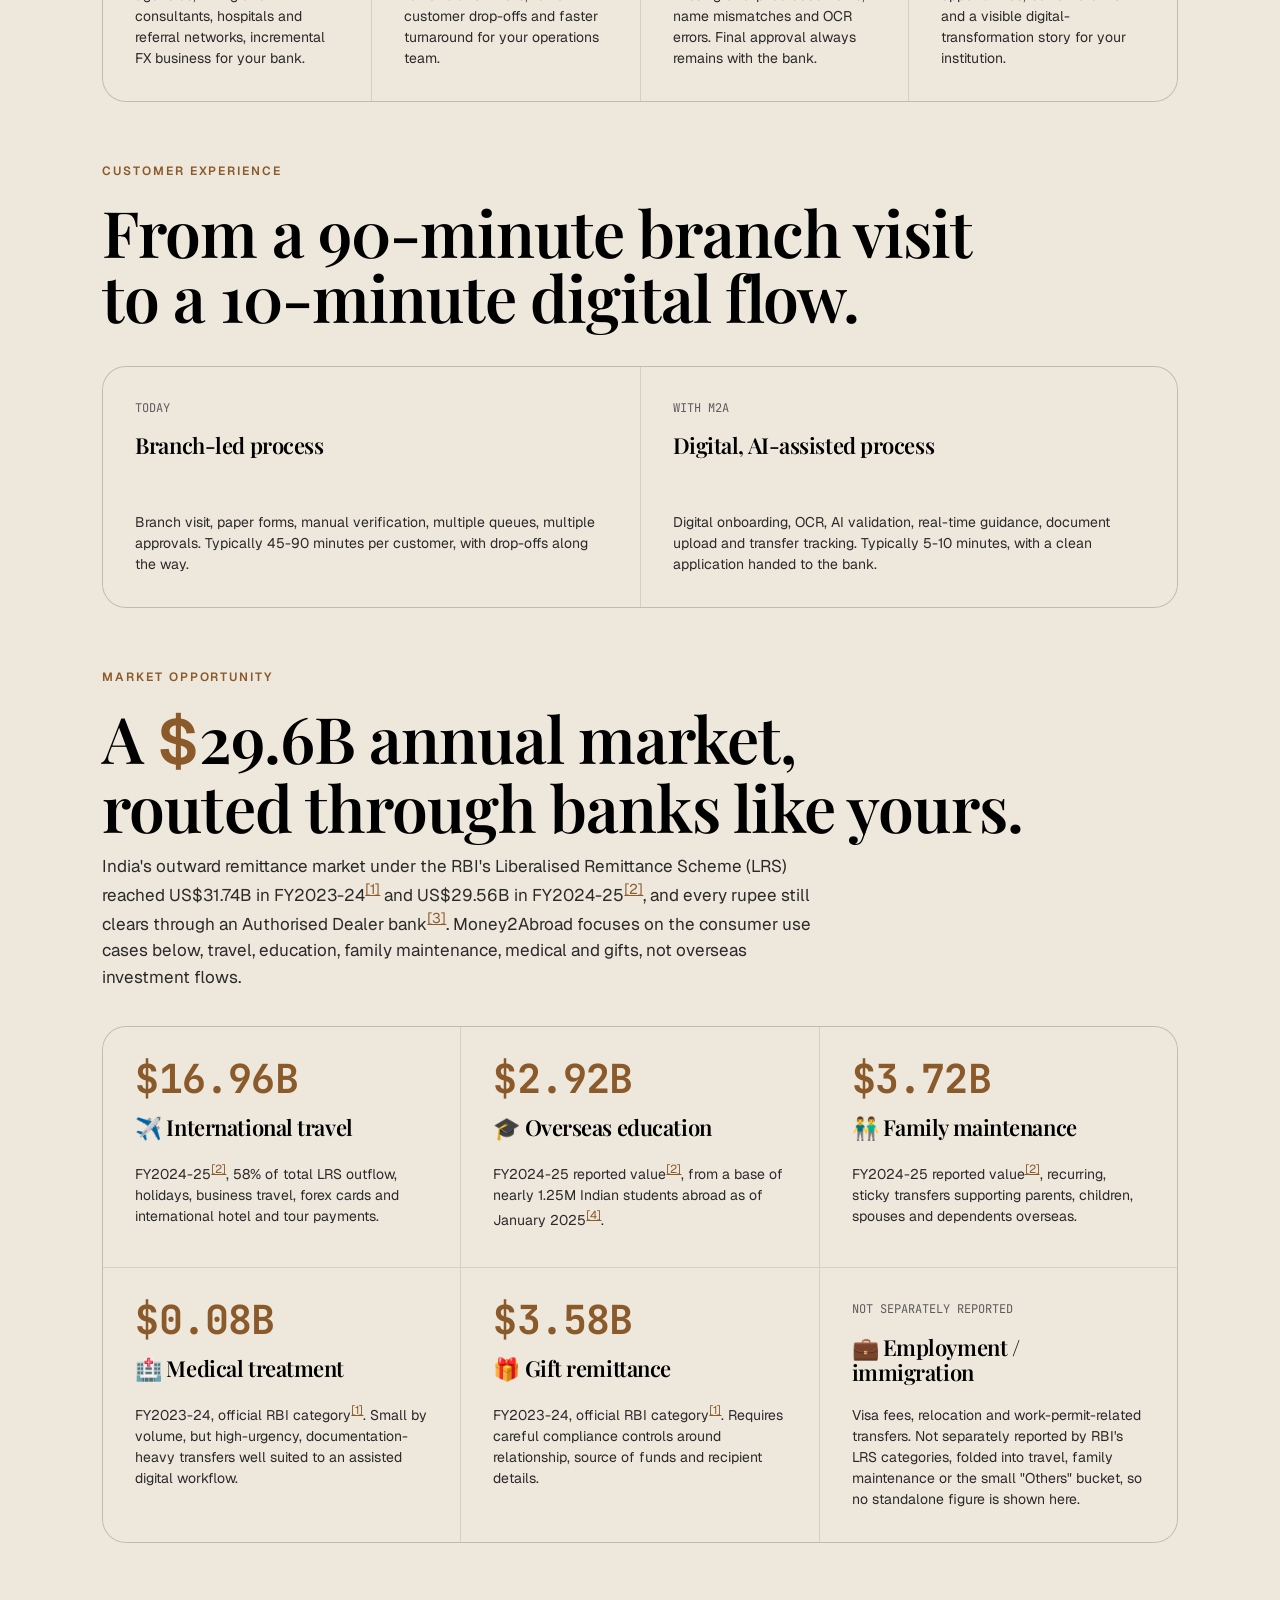
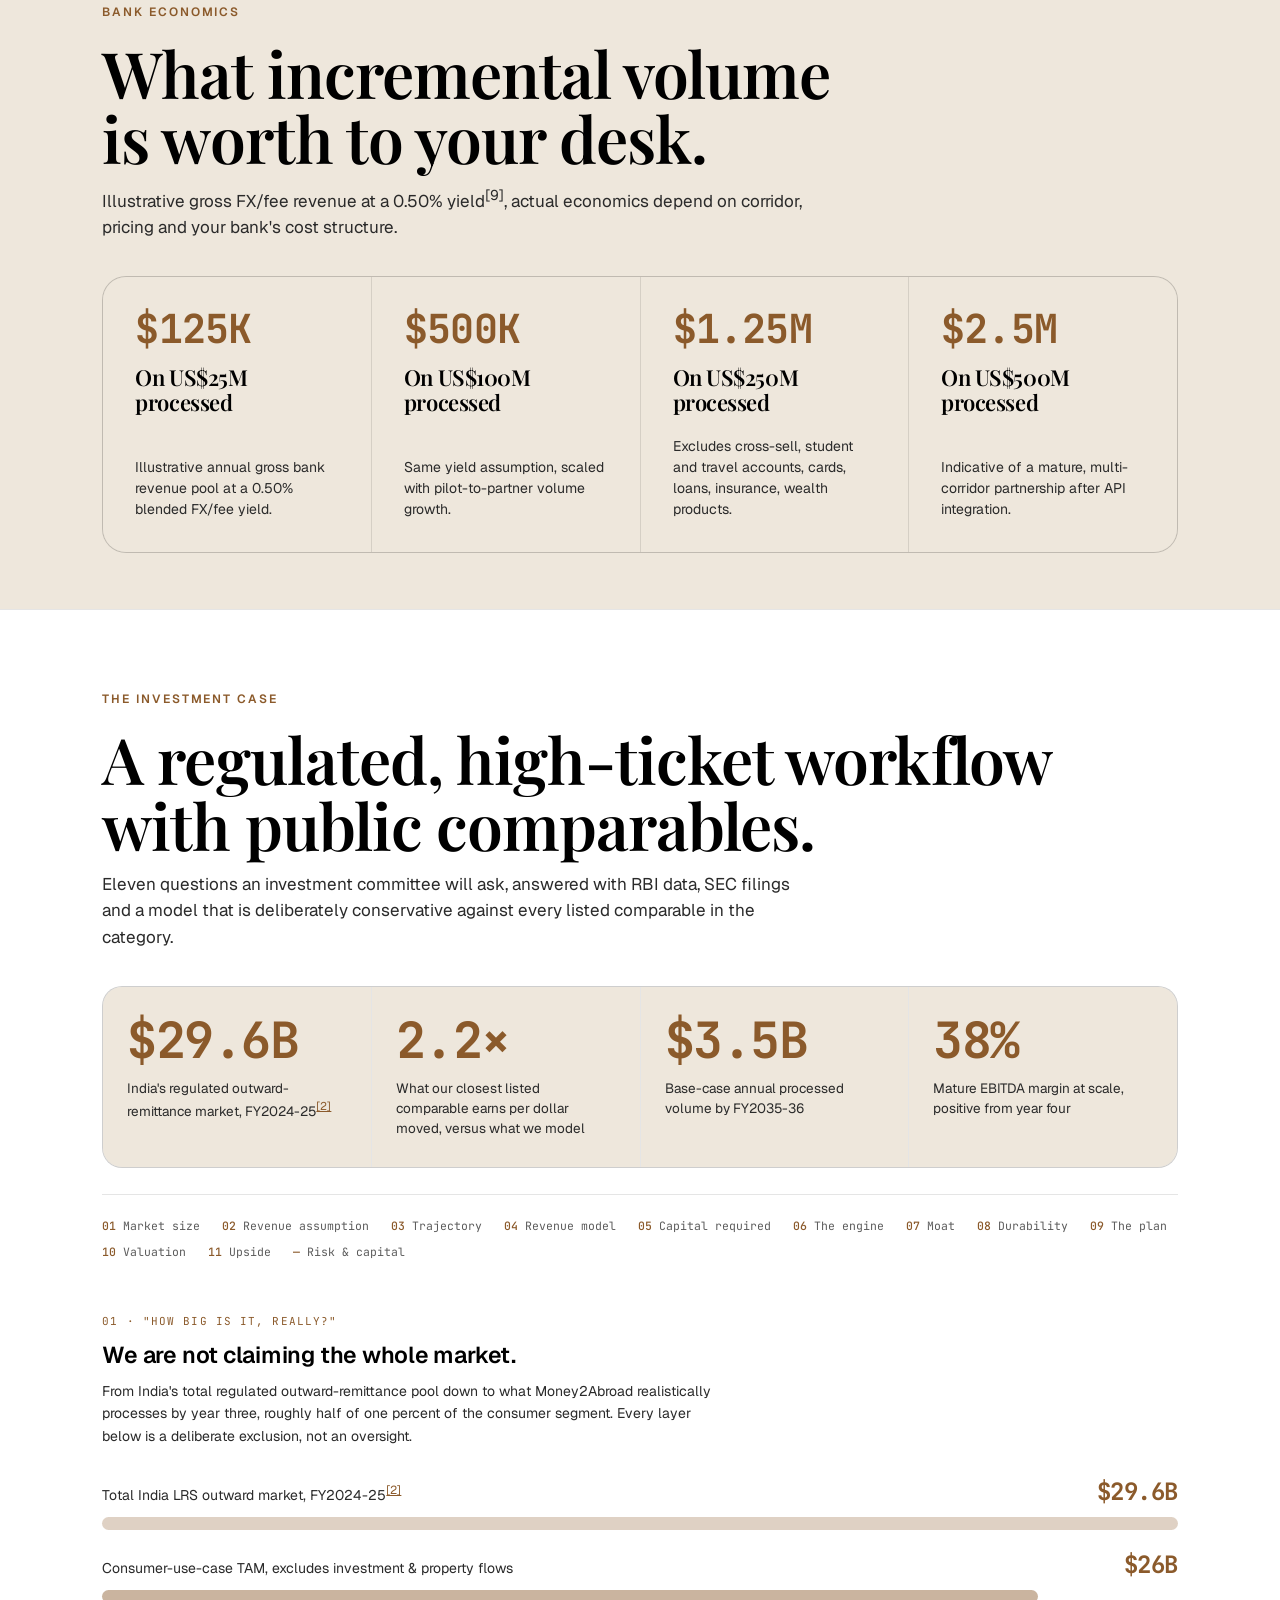
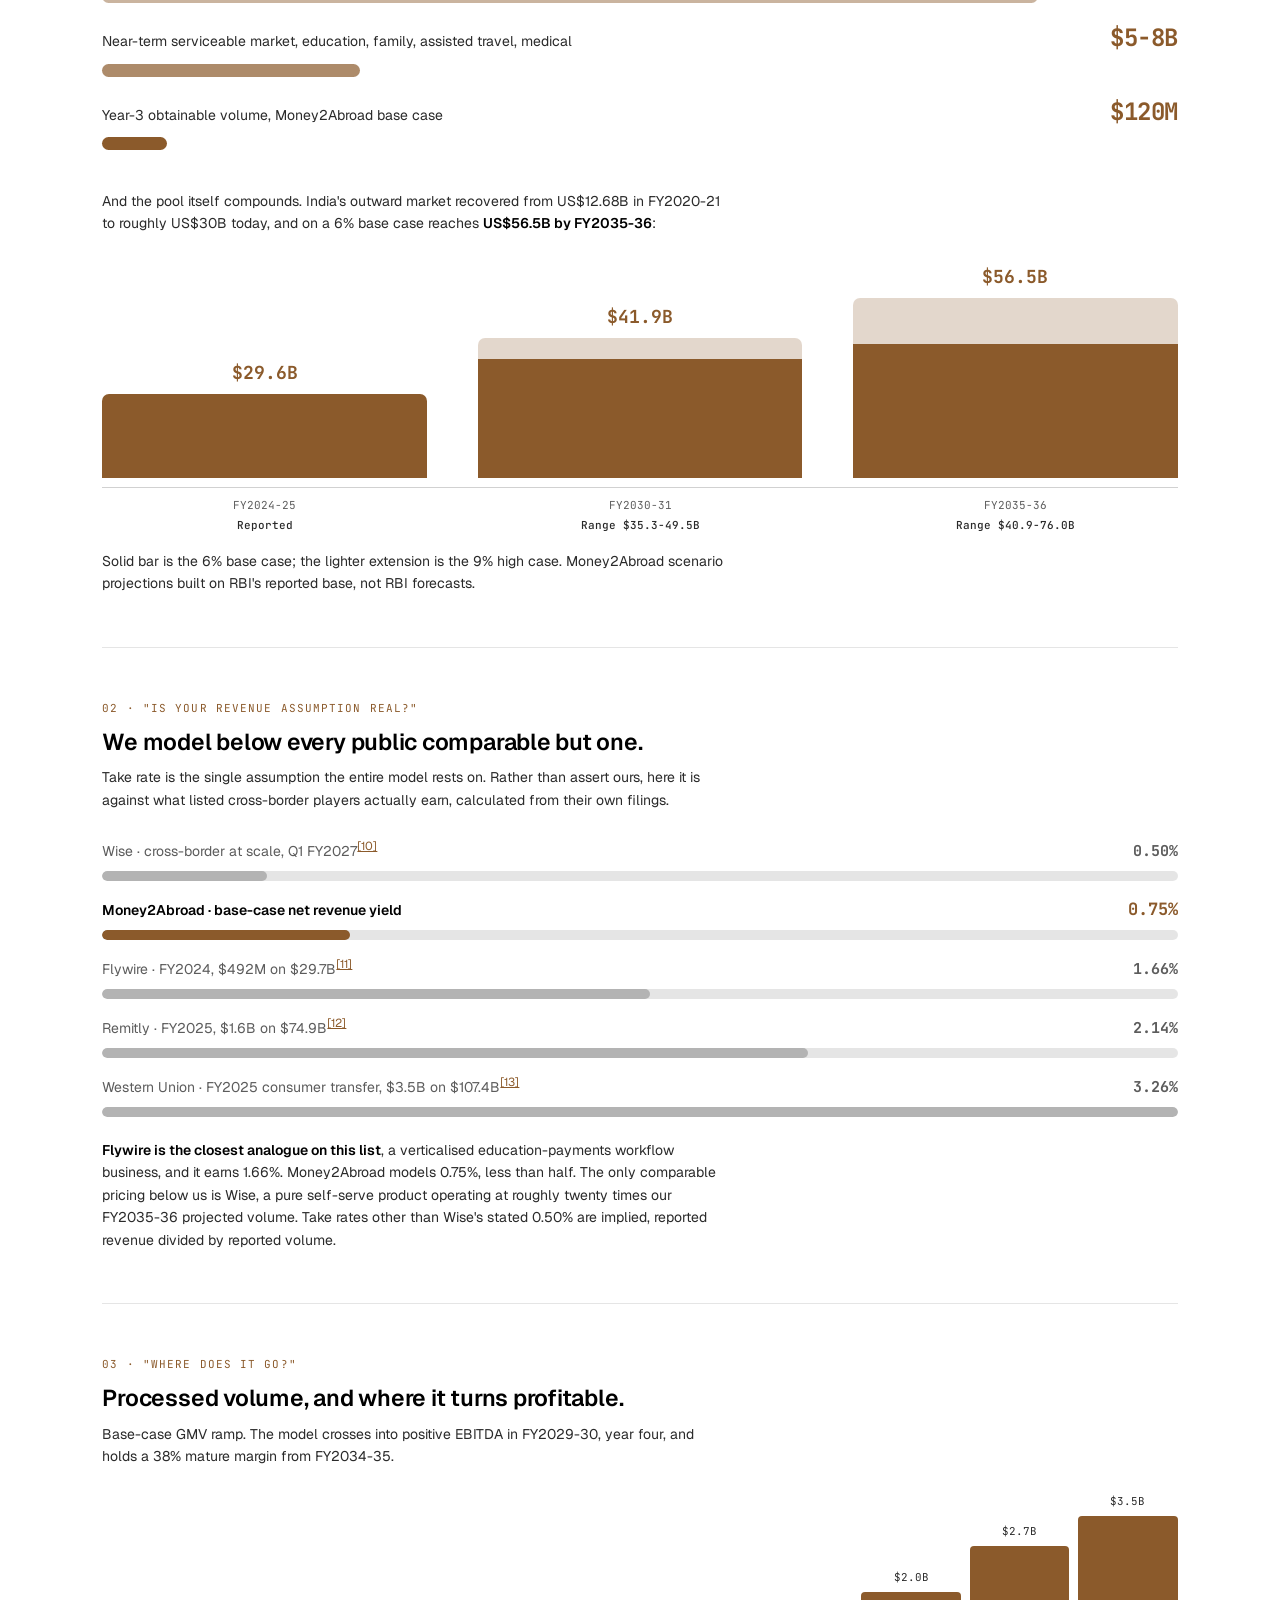
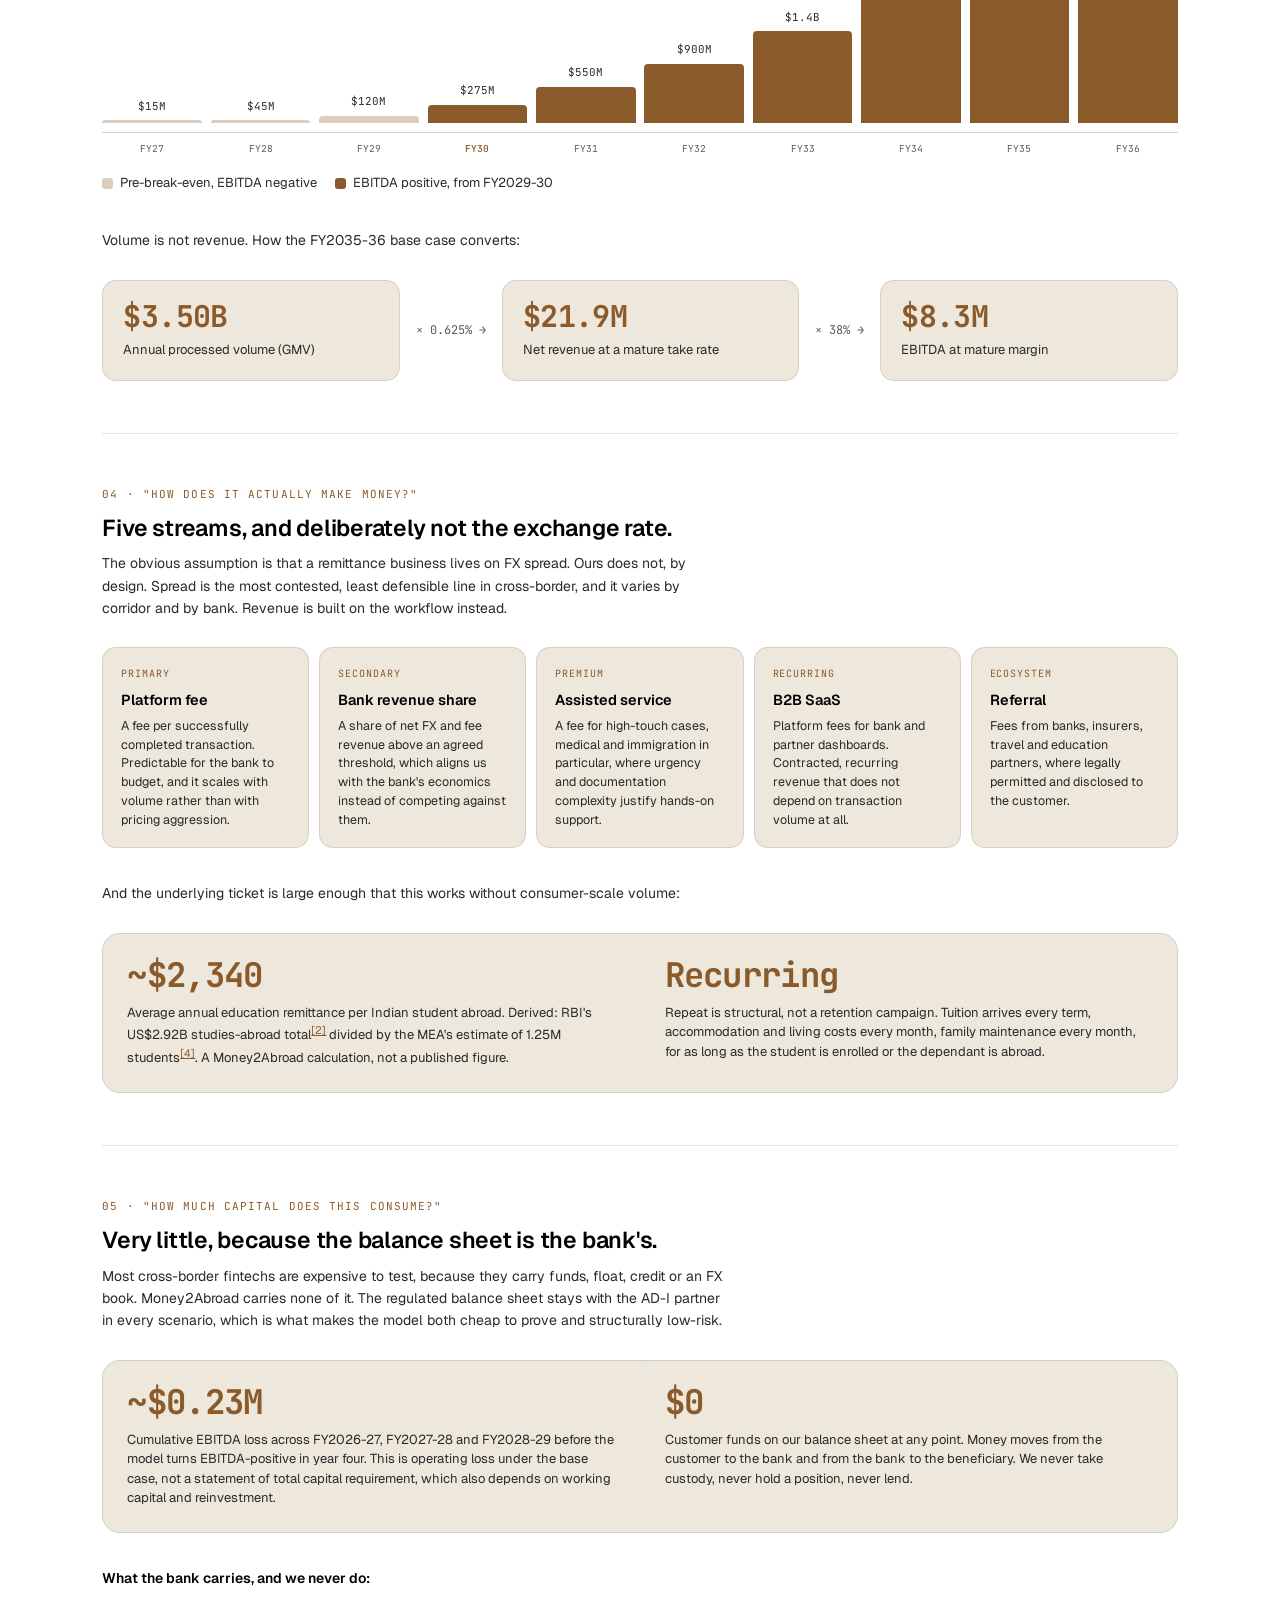
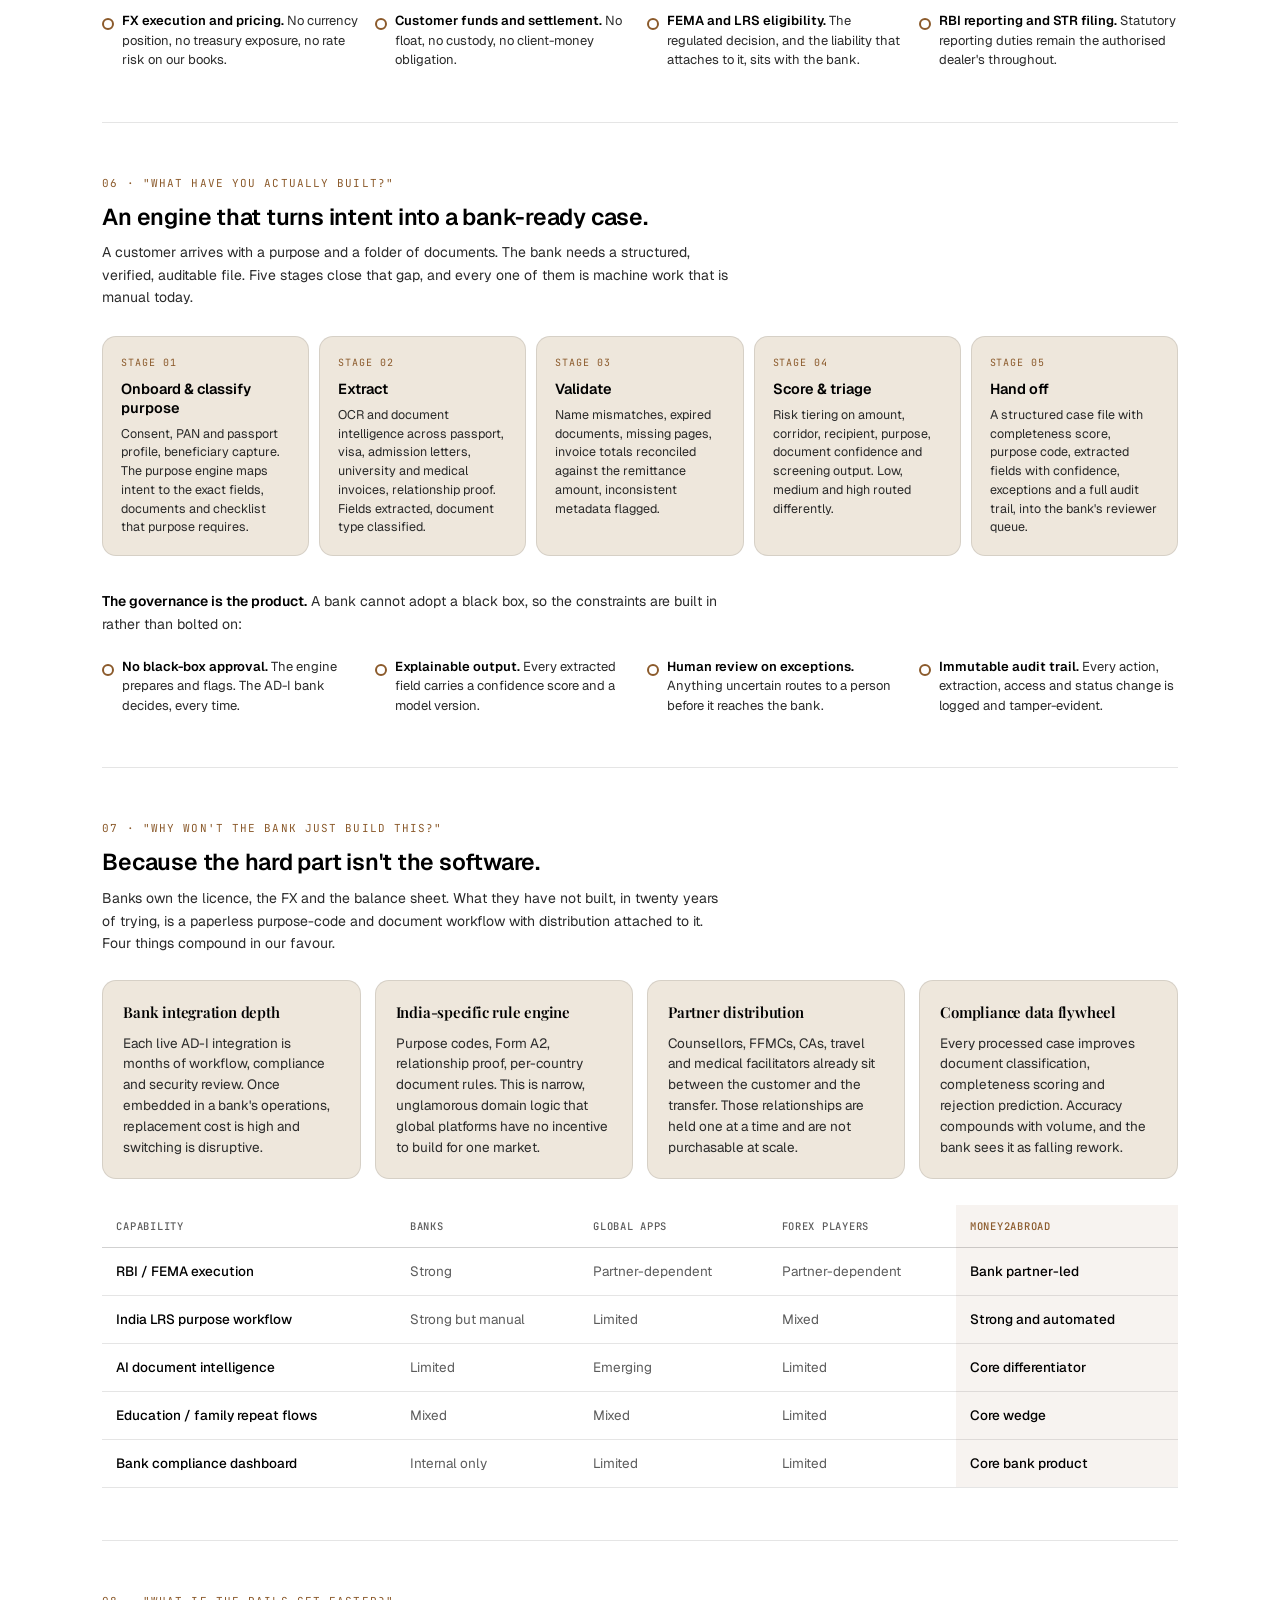
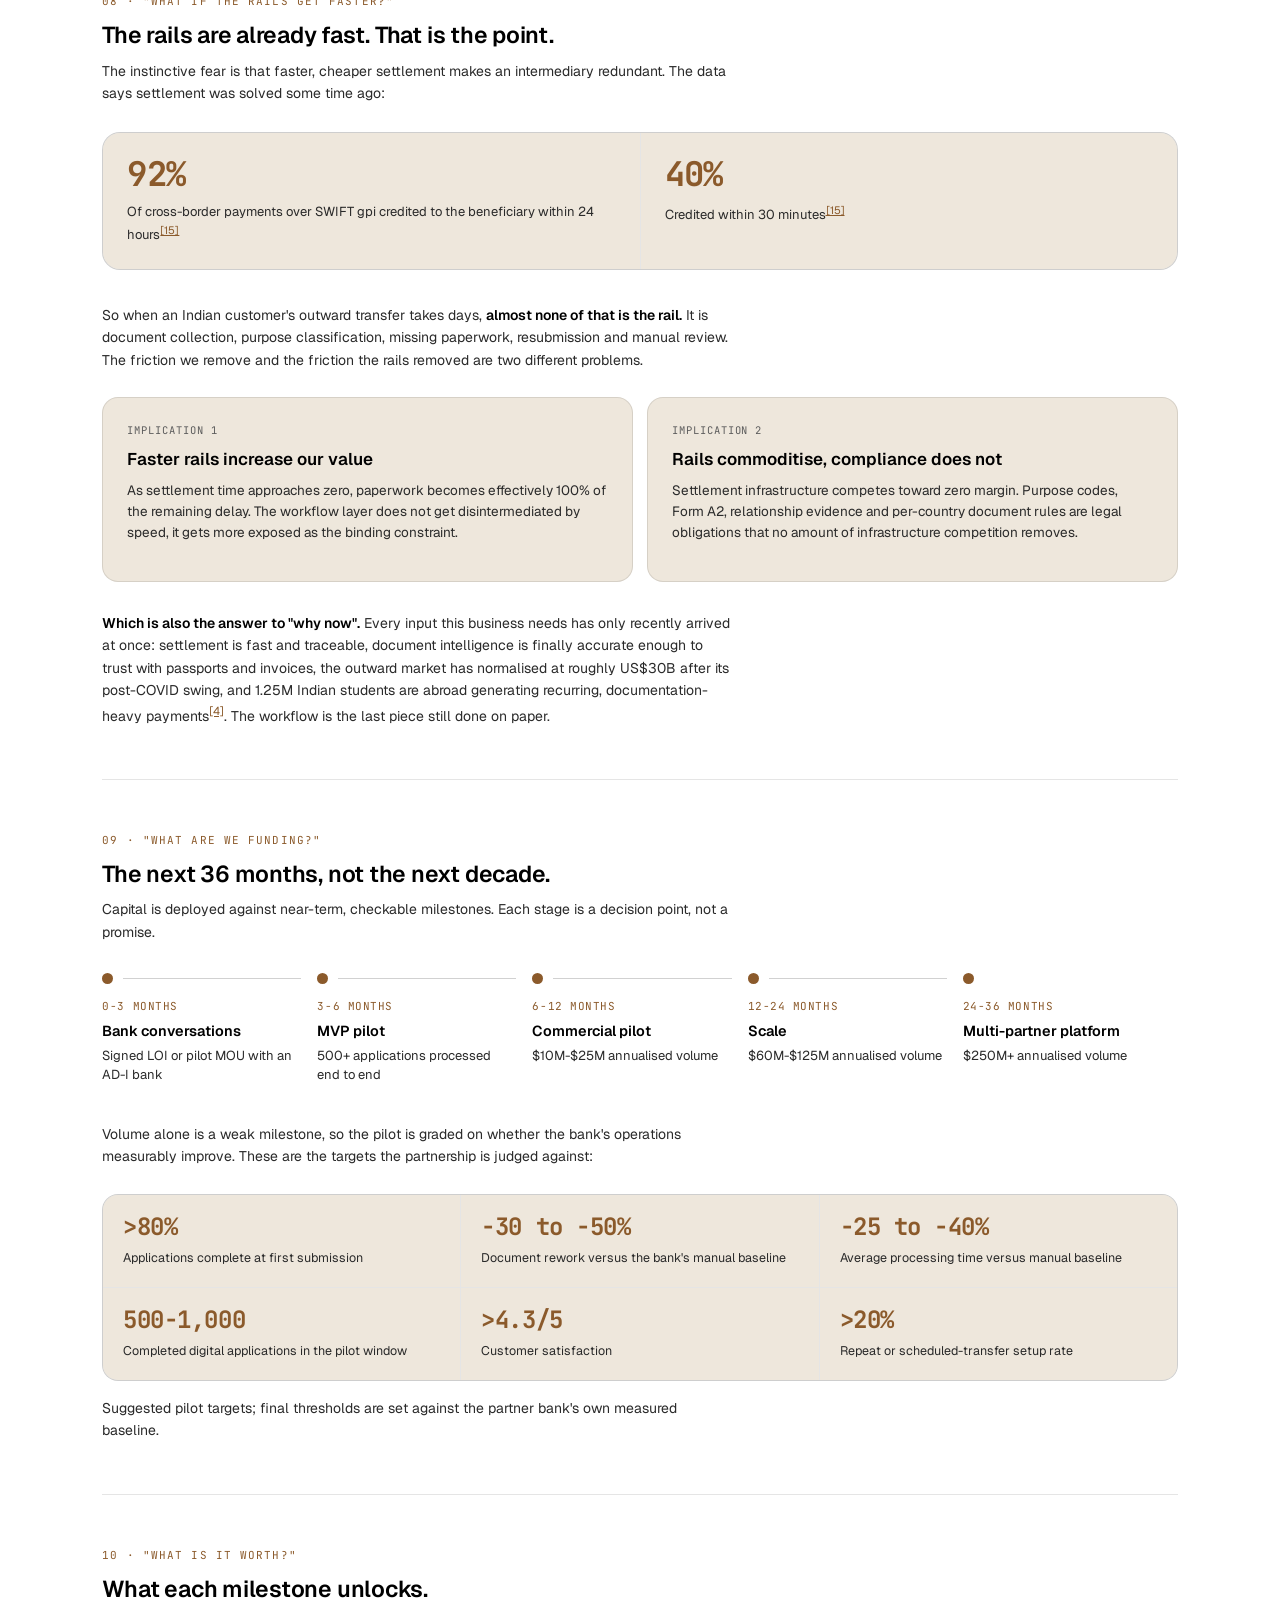
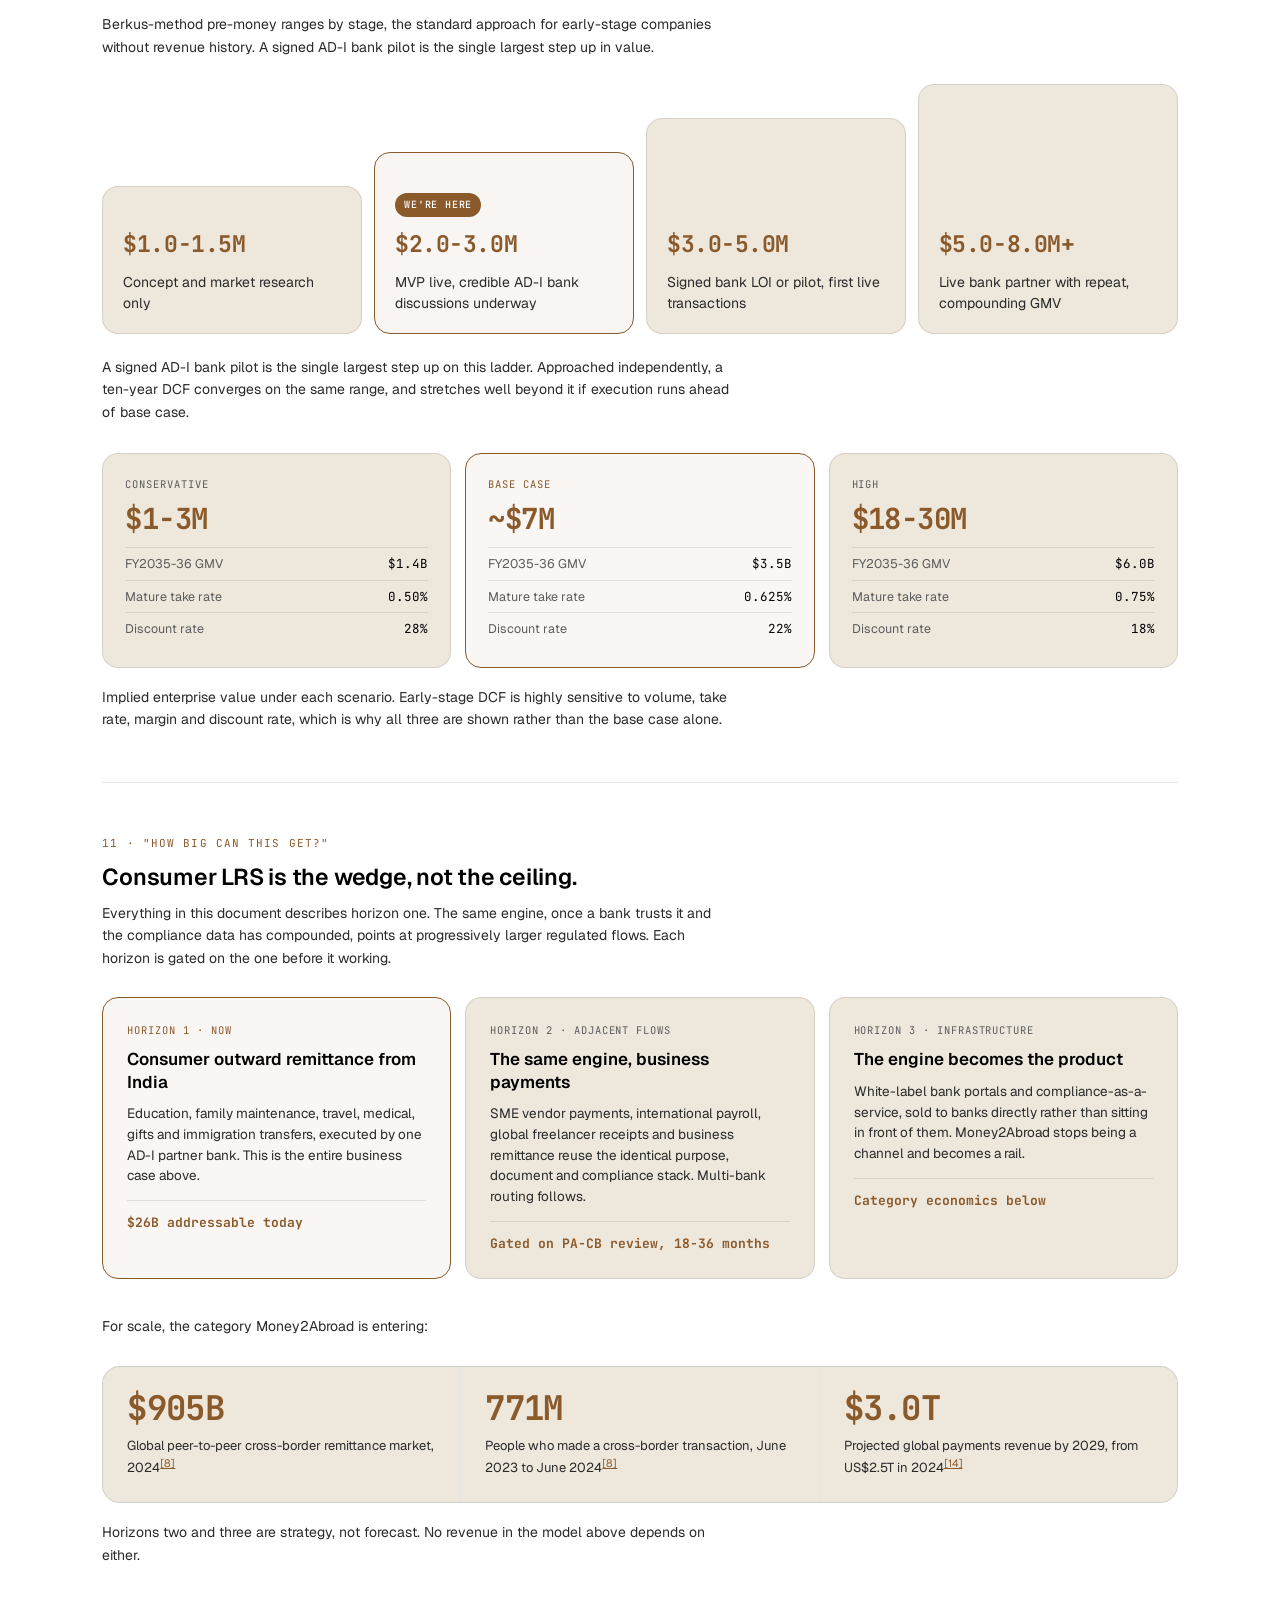
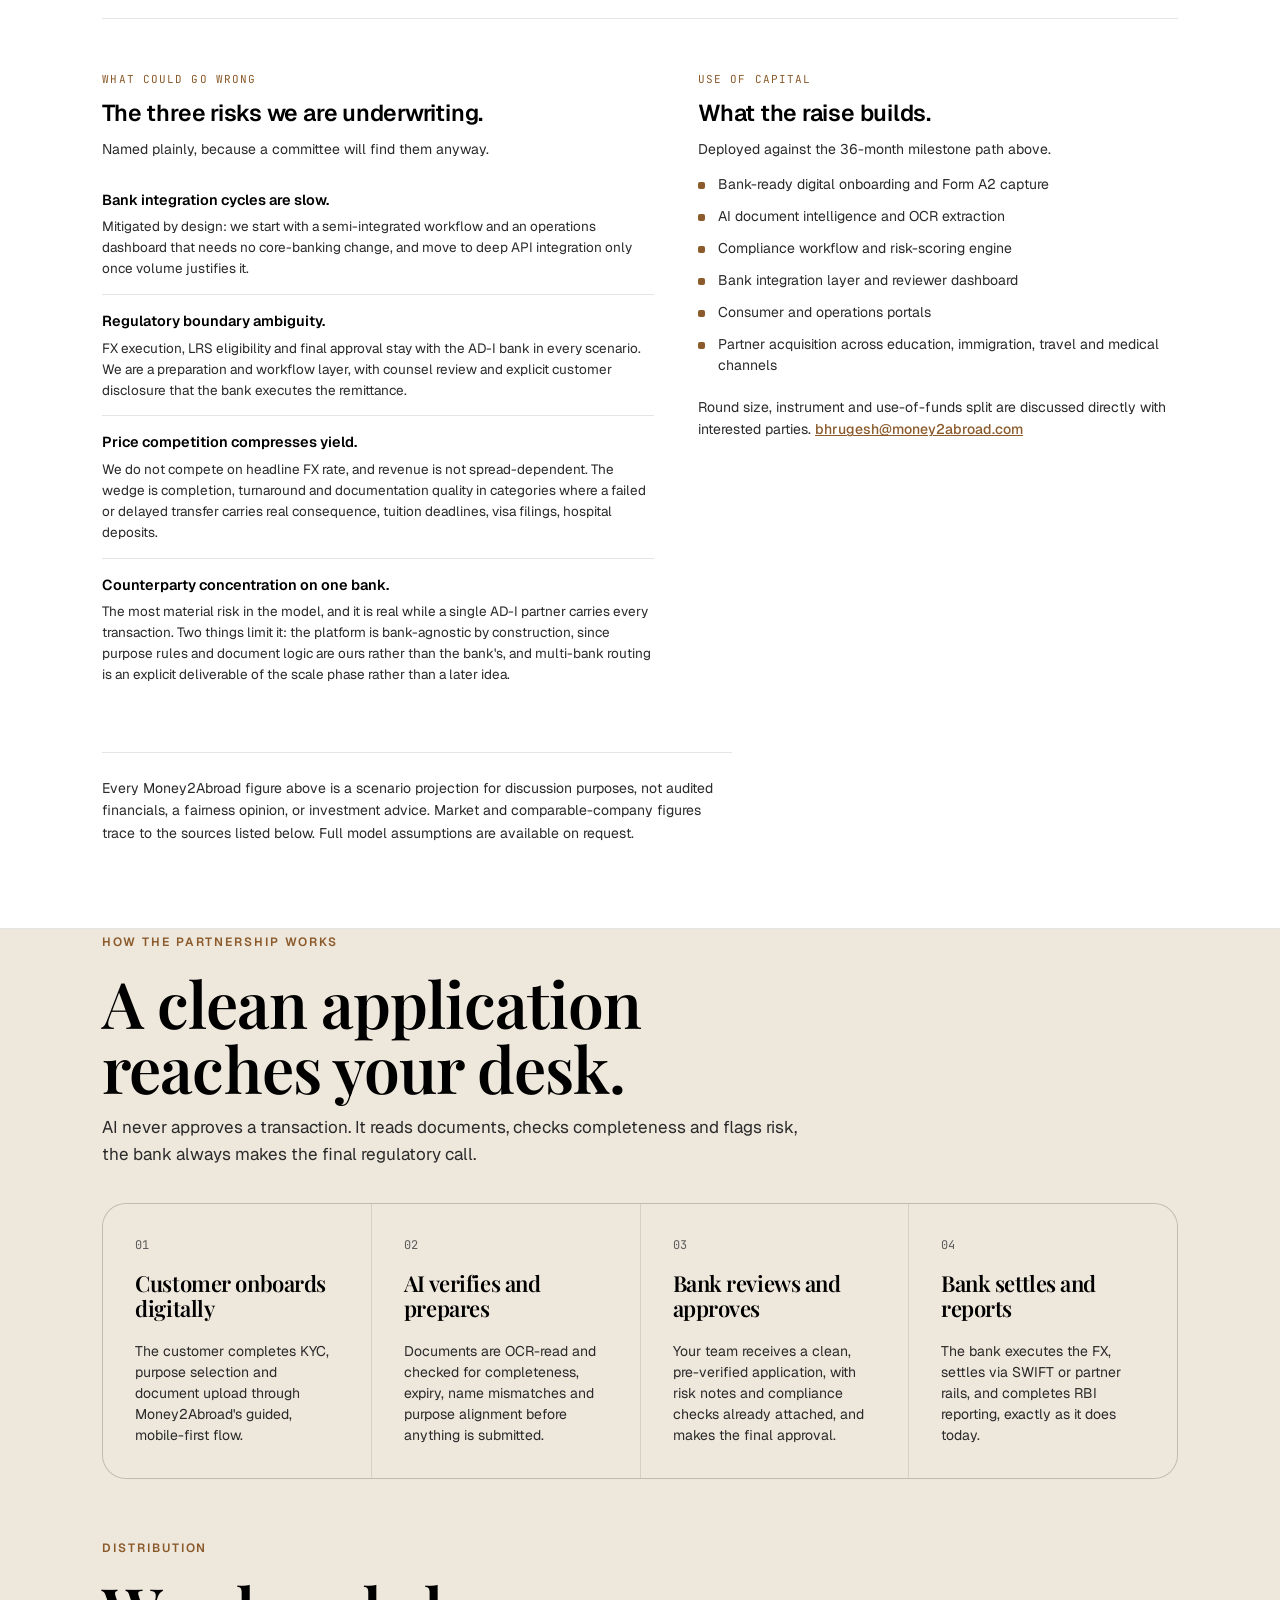
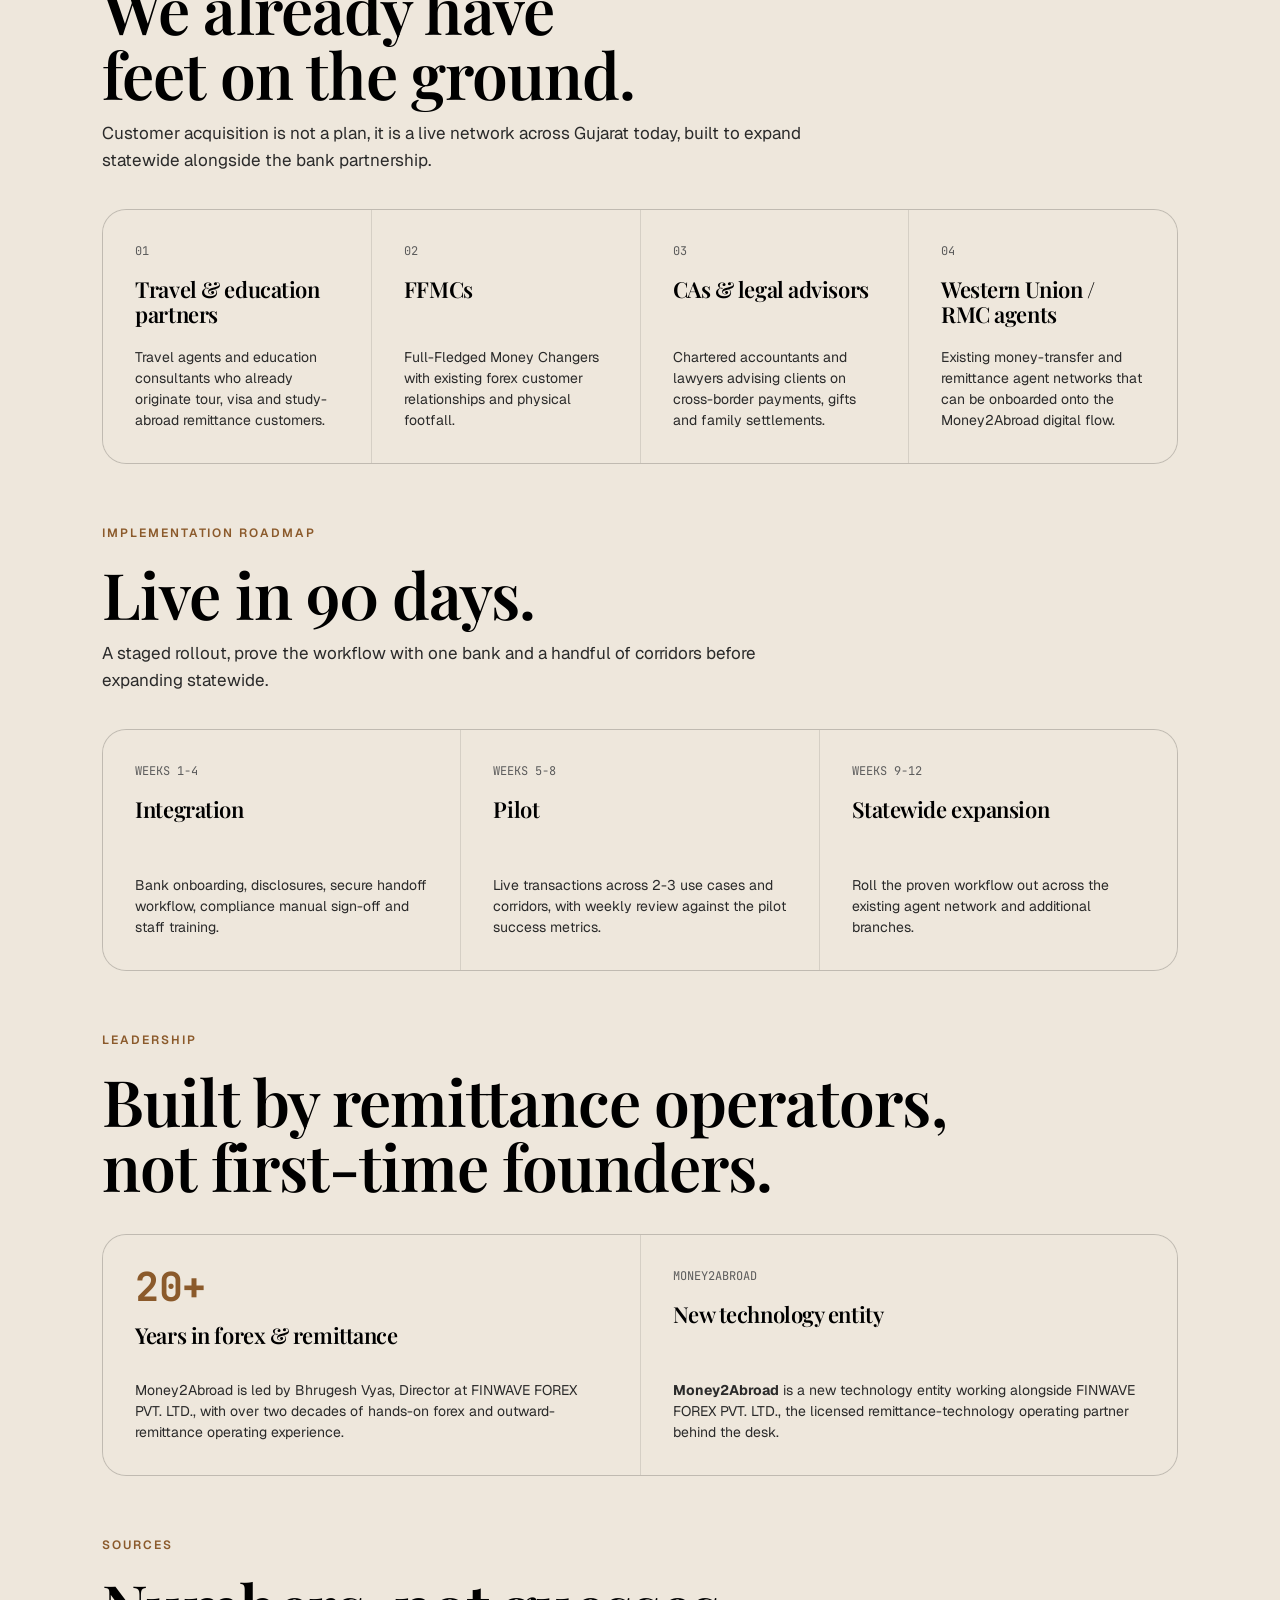
<file: partnership/index.html>
<!doctype html>
<html lang="en">
<head>
<meta charset="utf-8" />
<meta name="viewport" content="width=device-width,initial-scale=1" />
<meta name="description" content="Money2Abroad bank partnership, an AI-powered digital layer for AD-I banks that brings new remittance customers, cleaner compliance and faster turnaround." />
<meta name="theme-color" content="#ffffff" />
<title>Bank partnership, Money2Abroad</title>
<link rel="icon" type="image/jpeg" href="../Money2Abroad Logo.jpg" />
<link rel="preconnect" href="https://fonts.googleapis.com">
<link rel="preconnect" href="https://fonts.gstatic.com" crossorigin>
<link href="https://fonts.googleapis.com/css2?family=Geist:wght@300;400;500;600;700&family=JetBrains+Mono:wght@400;500&family=Playfair+Display:wght@500;600;700;800&family=Source+Serif+4:wght@400;600&display=swap" rel="stylesheet">
<link rel="stylesheet" href="../css/main.css" />
<style>
  /* Page-scoped only: full-width headline with description below, instead of squeezing
     the title into a narrow side column next to the description. Cuts every headline
     down to 2 lines (matching its manual <br/>) instead of 3-5. */
  .about-hero h1 { max-width: none; }
  .section-head { grid-template-columns: 1fr; gap: 14px; }
  .section-sub { max-width: 65ch; }

  /* Page-scoped only: plain accent-colored $ in the market-opportunity headline. */
  .dollar-sign {
    font-family: 'Geist', Arial, sans-serif;
    color: var(--accent);
  }

  /* Page-scoped only: keep each built-grid's row full, no dangling blank cell. */
  @media (min-width: 1101px) {
    #grid-positioning, #grid-experience, #grid-leadership { grid-template-columns: repeat(2, 1fr); }
    #grid-value, #grid-economics, #grid-how, #grid-distribution { grid-template-columns: repeat(4, 1fr); }
  }

  /* ===== Page-scoped only: investor section =====
     Elevated white panel on the cream body, using --bg-soft. Reads like a
     printed tearsheet laid on the page; cards drop back to cream. */
  #investors {
    background: var(--bg-soft);
    padding: 76px var(--pad) 84px;
    border-top: 1px solid var(--line);
    border-bottom: 1px solid var(--line);
  }

  /* --- Tearsheet: the whole thesis in four numbers --- */
  .tearsheet {
    display: grid; grid-template-columns: repeat(4, 1fr); gap: 1px;
    background: var(--line); border: 1px solid var(--line);
    border-radius: 20px; overflow: hidden; margin-top: 34px;
  }
  @media (max-width: 900px) { .tearsheet { grid-template-columns: repeat(2, 1fr); } }
  @media (max-width: 520px) { .tearsheet { grid-template-columns: 1fr; } }
  .tear { background: var(--bg); padding: 28px 24px; }
  .tear-v {
    font-family: 'JetBrains Mono', monospace; font-weight: 700;
    font-size: clamp(30px, 4.2vw, 50px); color: var(--accent);
    letter-spacing: -0.03em; line-height: 1;
  }
  .tear-l { margin-top: 13px; font-size: 13.5px; color: var(--ink-2); line-height: 1.5; }

  .viz { margin-top: 52px; }
  .viz-label {
    font-family: 'JetBrains Mono', monospace; font-size: 11px;
    text-transform: uppercase; letter-spacing: 0.1em;
    color: var(--accent); margin-bottom: 8px;
  }
  .viz-title {
    font-size: clamp(19px, 2vw, 23px); font-weight: 600;
    letter-spacing: -0.01em; margin-bottom: 6px; color: var(--ink);
  }
  .viz-note { font-size: 14px; color: var(--ink-2); line-height: 1.6; max-width: 70ch; }
  .viz-note b { color: var(--ink); font-weight: 600; }
  .viz-hr { height: 1px; background: var(--line); margin: 52px 0 0; border: 0; }

  /* --- Market growth (the pool itself compounds) --- */
  .growth { display: flex; align-items: flex-end; gap: clamp(14px, 4vw, 56px); height: 215px; margin-top: 28px; }
  .growth-col { flex: 1; height: 100%; display: flex; flex-direction: column; justify-content: flex-end; align-items: center; min-width: 0; }
  .growth-cap { font-family: 'JetBrains Mono', monospace; font-size: clamp(13px, 1.5vw, 18px); font-weight: 700; color: var(--accent); margin-bottom: 7px; white-space: nowrap; }
  .growth-stack { width: 100%; display: flex; flex-direction: column; justify-content: flex-end; border-radius: 7px 7px 0 0; overflow: hidden; }
  .growth-hi { background: rgba(139,90,43,0.24); }
  .growth-base { background: var(--accent); }
  .growth-years { display: flex; gap: clamp(14px, 4vw, 56px); margin-top: 9px; border-top: 1px solid var(--line-strong); padding-top: 9px; }
  .growth-yr { flex: 1; min-width: 0; text-align: center; font-family: 'JetBrains Mono', monospace; font-size: clamp(9px, 1vw, 11px); color: var(--ink-3); }
  .growth-yr b { display: block; color: var(--ink-2); font-weight: 500; margin-top: 3px; font-size: 11px; }

  /* --- The engine: pipeline + governance --- */
  .pipeline { display: grid; grid-template-columns: repeat(5, 1fr); gap: 10px; margin-top: 28px; }
  @media (max-width: 1000px) { .pipeline { grid-template-columns: repeat(2, 1fr); } }
  @media (max-width: 560px) { .pipeline { grid-template-columns: 1fr; } }
  .pipe { background: var(--bg); border: 1px solid var(--line); border-radius: 14px; padding: 18px; }
  .pipe-n { font-family: 'JetBrains Mono', monospace; font-size: 10px; letter-spacing: 0.09em; color: var(--accent); margin-bottom: 9px; }
  .pipe-h { font-size: 14.5px; font-weight: 600; color: var(--ink); line-height: 1.3; margin-bottom: 7px; }
  .pipe-p { font-size: 12.5px; color: var(--ink-2); line-height: 1.5; }
  .guard { display: grid; grid-template-columns: repeat(4, 1fr); gap: 14px; margin-top: 22px; }
  @media (max-width: 900px) { .guard { grid-template-columns: repeat(2, 1fr); } }
  @media (max-width: 520px) { .guard { grid-template-columns: 1fr; } }
  .guard-item { font-size: 13px; color: var(--ink-2); line-height: 1.5; padding-left: 20px; position: relative; }
  .guard-item b { color: var(--ink); font-weight: 600; }
  .guard-item::before {
    content: ""; position: absolute; left: 0; top: 7px;
    width: 8px; height: 8px; border-radius: 50%;
    border: 2px solid var(--accent);
  }

  /* --- Expansion horizons --- */
  .horizons { display: grid; grid-template-columns: repeat(3, 1fr); gap: 14px; margin-top: 28px; align-items: stretch; }
  @media (max-width: 900px) { .horizons { grid-template-columns: 1fr; } }
  @media (min-width: 901px) { #grid-implications { grid-template-columns: repeat(2, 1fr); } }
  .hz { border: 1px solid var(--line); border-radius: 16px; padding: 24px; background: var(--bg); }
  .hz.now { border-color: var(--accent); background: rgba(139,90,43,0.05); }
  .hz-k { font-family: 'JetBrains Mono', monospace; font-size: 10.5px; letter-spacing: 0.09em; text-transform: uppercase; color: var(--ink-3); margin-bottom: 10px; }
  .hz.now .hz-k { color: var(--accent); }
  .hz-h { font-size: 17px; font-weight: 600; color: var(--ink); line-height: 1.3; margin-bottom: 10px; }
  .hz-p { font-size: 13.5px; color: var(--ink-2); line-height: 1.55; margin-bottom: 14px; }
  .hz-tam { font-family: 'JetBrains Mono', monospace; font-size: 13px; color: var(--accent); font-weight: 700; padding-top: 12px; border-top: 1px solid var(--line); }

  /* --- Global context strip --- */
  .globe { display: grid; grid-template-columns: repeat(3, 1fr); gap: 1px; background: var(--line); border: 1px solid var(--line); border-radius: 18px; overflow: hidden; margin-top: 28px; }
  @media (max-width: 760px) { .globe { grid-template-columns: 1fr; } }
  .globe.two { grid-template-columns: repeat(2, 1fr); }
  @media (max-width: 760px) { .globe.two { grid-template-columns: 1fr; } }
  .globe-c { background: var(--bg); padding: 24px; }
  .globe-v { font-family: 'JetBrains Mono', monospace; font-weight: 700; font-size: clamp(24px, 3vw, 34px); color: var(--accent); letter-spacing: -0.02em; line-height: 1; }
  .globe-l { margin-top: 11px; font-size: 13px; color: var(--ink-2); line-height: 1.5; }

  /* --- Section index --- */
  .index { display: flex; flex-wrap: wrap; gap: 9px 22px; margin-top: 26px; padding-top: 22px; border-top: 1px solid var(--line); }
  .index a { font-family: 'JetBrains Mono', monospace; font-size: 11.5px; color: var(--ink-3); text-decoration: none; white-space: nowrap; }
  .index a b { color: var(--accent); font-weight: 500; }
  .index a:hover { color: var(--ink); }

  /* --- Pilot scorecard --- */
  .score { display: grid; grid-template-columns: repeat(3, 1fr); gap: 1px; background: var(--line); border: 1px solid var(--line); border-radius: 16px; overflow: hidden; margin-top: 26px; }
  @media (max-width: 800px) { .score { grid-template-columns: repeat(2, 1fr); } }
  @media (max-width: 480px) { .score { grid-template-columns: 1fr; } }
  .score-c { background: var(--bg); padding: 20px; }
  .score-v { font-family: 'JetBrains Mono', monospace; font-weight: 700; font-size: clamp(19px, 2.1vw, 24px); color: var(--accent); letter-spacing: -0.02em; line-height: 1; }
  .score-l { margin-top: 10px; font-size: 12.5px; color: var(--ink-2); line-height: 1.45; }

  /* --- Take-rate benchmark --- */
  .bench { margin-top: 26px; display: grid; gap: 15px; }
  .bench-row { display: grid; grid-template-columns: 1fr auto; gap: 14px; align-items: baseline; }
  .bench-name { font-size: 14px; color: var(--ink-3); }
  .bench-row.us .bench-name { color: var(--ink); font-weight: 600; }
  .bench-val {
    font-family: 'JetBrains Mono', monospace; font-size: 15px;
    font-weight: 700; color: var(--ink-3);
  }
  .bench-row.us .bench-val { color: var(--accent); font-size: 17px; }
  .bench-track {
    grid-column: 1 / -1; height: 10px; border-radius: 5px;
    background: var(--line); margin-top: -7px; overflow: hidden;
  }
  .bench-fill { height: 100%; border-radius: 5px; background: rgba(0,0,0,0.22); }
  .bench-fill.us { background: var(--accent); }

  /* --- Revenue bridge --- */
  .bridge { display: grid; grid-template-columns: 1fr auto 1fr auto 1fr; gap: 14px; align-items: stretch; margin-top: 28px; }
  @media (max-width: 800px) { .bridge { grid-template-columns: 1fr; } }
  .bridge-step {
    background: var(--bg); border: 1px solid var(--line);
    border-radius: 14px; padding: 20px;
  }
  .bridge-v {
    font-family: 'JetBrains Mono', monospace; font-weight: 700;
    font-size: clamp(22px, 2.6vw, 30px); color: var(--accent); letter-spacing: -0.02em; line-height: 1;
  }
  .bridge-l { margin-top: 10px; font-size: 13px; color: var(--ink-2); line-height: 1.45; }
  .bridge-op {
    display: flex; align-items: center; justify-content: center;
    font-family: 'JetBrains Mono', monospace; font-size: 12px;
    color: var(--ink-3); white-space: nowrap; padding: 0 2px;
  }
  @media (max-width: 800px) { .bridge-op { padding: 4px 0; } }

  /* --- Positioning matrix --- */
  .matrix-wrap { margin-top: 26px; overflow-x: auto; }
  .matrix { width: 100%; border-collapse: collapse; min-width: 620px; font-size: 13.5px; }
  .matrix th, .matrix td {
    text-align: left; padding: 13px 14px;
    border-bottom: 1px solid var(--line); vertical-align: top;
  }
  .matrix thead th {
    font-family: 'JetBrains Mono', monospace; font-size: 10.5px;
    text-transform: uppercase; letter-spacing: 0.07em;
    color: var(--ink-3); font-weight: 500;
    border-bottom-color: var(--line-strong);
  }
  .matrix tbody th { font-weight: 500; color: var(--ink); }
  .matrix td { color: var(--ink-3); }
  .matrix .col-us { background: rgba(139,90,43,0.07); color: var(--ink); font-weight: 500; }
  .matrix thead .col-us { color: var(--accent); }

  /* --- Moat cards --- */
  .moat { display: grid; grid-template-columns: repeat(4, 1fr); gap: 14px; margin-top: 26px; }
  @media (max-width: 900px) { .moat { grid-template-columns: repeat(2, 1fr); } }
  @media (max-width: 560px) { .moat { grid-template-columns: 1fr; } }
  .moat-card {
    border: 1px solid var(--line); border-radius: 14px;
    padding: 20px; background: var(--bg);
  }
  .moat-card h4 { font-size: 15px; color: var(--ink); margin: 0 0 8px; font-weight: 600; }
  .moat-card p { font-size: 13.5px; line-height: 1.55; color: var(--ink-2); margin: 0; }

  /* --- 36-month path --- */
  .path { display: grid; grid-template-columns: repeat(5, 1fr); gap: 0; margin-top: 30px; }
  @media (max-width: 900px) { .path { grid-template-columns: 1fr; } }
  .path-step { padding: 0 16px 0 0; position: relative; }
  .path-node { display: flex; align-items: center; gap: 10px; margin-bottom: 14px; }
  .path-dot { width: 11px; height: 11px; border-radius: 50%; flex: none; background: var(--accent); }
  .path-line { flex: 1; height: 1px; background: var(--line-strong); }
  @media (max-width: 900px) {
    .path-step { padding: 0 0 22px 0; }
    .path-line { display: none; }
  }
  .path-when {
    font-family: 'JetBrains Mono', monospace; font-size: 11px;
    color: var(--accent); letter-spacing: 0.05em; margin-bottom: 6px;
  }
  .path-goal { font-size: 14.5px; color: var(--ink); font-weight: 600; line-height: 1.35; margin-bottom: 5px; }
  .path-kpi { font-size: 13px; color: var(--ink-2); line-height: 1.5; }

  /* --- Valuation scenarios --- */
  .scenarios { display: grid; grid-template-columns: repeat(3, 1fr); gap: 14px; margin-top: 30px; }
  @media (max-width: 800px) { .scenarios { grid-template-columns: 1fr; } }
  .scen {
    border: 1px solid var(--line); border-radius: 16px;
    padding: 22px; background: var(--bg);
  }
  .scen.base { border-color: var(--accent); background: rgba(139,90,43,0.05); }
  .scen-k {
    font-family: 'JetBrains Mono', monospace; font-size: 10.5px;
    text-transform: uppercase; letter-spacing: 0.09em; color: var(--ink-3); margin-bottom: 12px;
  }
  .scen.base .scen-k { color: var(--accent); }
  .scen-v {
    font-family: 'JetBrains Mono', monospace; font-weight: 700;
    font-size: clamp(22px, 2.5vw, 29px); color: var(--accent);
    letter-spacing: -0.02em; line-height: 1; margin-bottom: 14px;
  }
  .scen-row {
    display: flex; justify-content: space-between; gap: 12px;
    font-size: 12.5px; padding: 6px 0; border-top: 1px solid var(--line);
  }
  .scen-row span:first-child { color: var(--ink-3); }
  .scen-row span:last-child { color: var(--ink); font-family: 'JetBrains Mono', monospace; }

  /* --- Risk + use of funds --- */
  .close-grid { display: grid; grid-template-columns: 1.15fr 1fr; gap: 44px; margin-top: 26px; }
  @media (max-width: 900px) { .close-grid { grid-template-columns: 1fr; gap: 40px; } }
  .risk-item { padding: 15px 0; border-bottom: 1px solid var(--line); }
  .risk-item:first-of-type { padding-top: 4px; }
  .risk-q { font-size: 14.5px; color: var(--ink); font-weight: 600; margin-bottom: 5px; }
  .risk-a { font-size: 13.5px; color: var(--ink-2); line-height: 1.55; }
  .funds { list-style: none; margin: 4px 0 0; padding: 0; display: grid; gap: 11px; }
  .funds li {
    font-size: 14px; color: var(--ink-2);
    padding-left: 20px; position: relative; line-height: 1.5;
  }
  .funds li::before {
    content: ""; position: absolute; left: 0; top: 8px;
    width: 7px; height: 7px; border-radius: 2px; background: var(--accent);
  }

  /* --- Market funnel --- */
  .funnel { display: grid; gap: 16px; margin-top: 26px; }
  .funnel-head {
    display: flex; justify-content: space-between; align-items: baseline;
    gap: 16px; margin-bottom: 7px;
  }
  .funnel-label { font-size: 14px; color: var(--ink-2); }
  .funnel-val {
    font-family: 'JetBrains Mono', monospace; font-weight: 700;
    font-size: clamp(17px, 2vw, 24px); color: var(--accent);
    letter-spacing: -0.02em; white-space: nowrap;
  }
  .funnel-bar { height: 13px; border-radius: 7px; background: var(--accent); }

  /* --- GMV ramp --- */
  .gmv {
    display: flex; align-items: flex-end; gap: clamp(3px, 0.7vw, 11px);
    height: 230px; margin-top: 26px;
  }
  .gmv-col {
    flex: 1; height: 100%; display: flex; flex-direction: column;
    justify-content: flex-end; align-items: center; min-width: 0;
  }
  .gmv-val {
    font-family: 'JetBrains Mono', monospace; font-size: clamp(9px, 0.85vw, 11px);
    color: var(--ink-2); margin-bottom: 6px; white-space: nowrap;
  }
  .gmv-bar {
    width: 100%; min-height: 3px; border-radius: 4px 4px 0 0;
    background: var(--accent);
  }
  .gmv-bar.loss { background: rgba(139,90,43,0.3); }
  .gmv-years {
    display: flex; gap: clamp(3px, 0.7vw, 11px);
    margin-top: 9px; border-top: 1px solid var(--line-strong); padding-top: 9px;
  }
  .gmv-yr {
    flex: 1; min-width: 0; text-align: center;
    font-family: 'JetBrains Mono', monospace; font-size: clamp(8px, 0.75vw, 10px);
    color: var(--ink-3); white-space: nowrap;
  }
  .gmv-yr.mark { color: var(--accent); font-weight: 500; }
  .gmv-legend {
    display: flex; flex-wrap: wrap; gap: 18px; margin-top: 16px;
    font-size: 13px; color: var(--ink-2);
  }
  .gmv-key { display: inline-flex; align-items: center; gap: 7px; }
  .gmv-dot { width: 11px; height: 11px; border-radius: 3px; flex: none; }

  /* --- Berkus staircase --- */
  .stairs {
    display: grid; grid-template-columns: repeat(4, 1fr);
    gap: 12px; align-items: end; margin-top: 26px;
  }
  .stair {
    border: 1px solid var(--line); border-radius: 16px;
    padding: 20px; background: var(--bg);
    display: flex; flex-direction: column; justify-content: flex-end; gap: 10px;
  }
  .stair:nth-child(1) { min-height: 148px; }
  .stair:nth-child(2) { min-height: 182px; }
  .stair:nth-child(3) { min-height: 216px; }
  .stair:nth-child(4) { min-height: 250px; }
  .stair.now { border-color: var(--accent); background: rgba(139,90,43,0.06); }
  .stair-badge {
    align-self: flex-start; font-family: 'JetBrains Mono', monospace;
    font-size: 10px; letter-spacing: 0.08em; text-transform: uppercase;
    color: var(--accent-on); background: var(--accent);
    padding: 4px 9px; border-radius: 999px; font-weight: 500;
  }
  .stair-val {
    font-family: 'JetBrains Mono', monospace; font-weight: 700;
    font-size: clamp(18px, 1.9vw, 23px); color: var(--accent); letter-spacing: -0.02em;
  }
  .stair-milestone { font-size: 14px; line-height: 1.45; color: var(--ink-2); }
  @media (max-width: 900px) {
    .stairs { grid-template-columns: repeat(2, 1fr); }
    .stair:nth-child(n) { min-height: 0; }
  }
  @media (max-width: 560px) { .stairs { grid-template-columns: 1fr; } }

  /* Page-scoped only: keep a consistent header-to-body gap regardless of heading length. */
  #grid-market .built-cell {
    justify-content: flex-start;
  }

  /* Page-scoped only: make market/economics/investor stats read as headline numbers. */
  .built-cell .num.big-num {
    font-family: 'JetBrains Mono', monospace;
    font-size: clamp(28px, 4vw, 40px);
    font-weight: 700;
    color: var(--accent);
    letter-spacing: -0.02em;
    line-height: 1;
  }
</style>
    <link rel="canonical" href="https://money2abroad.com/partnership/">
    <meta property="og:type" content="website">
    <meta property="og:title" content="Bank partnership, Money2Abroad">
    <meta property="og:description" content="Money2Abroad bank partnership, an AI-powered digital layer for AD-I banks that brings new remittance customers, cleaner compliance and faster turnaround.">
    <meta property="og:url" content="https://money2abroad.com/partnership/">
    <meta name="twitter:card" content="summary">
    <meta name="twitter:title" content="Bank partnership, Money2Abroad">
    <meta name="twitter:description" content="Money2Abroad bank partnership, an AI-powered digital layer for AD-I banks that brings new remittance customers, cleaner compliance and faster turnaround.">
    <meta name="robots" content="noindex, nofollow">
</head>
<body>

<nav class="top">
  <div class="nav-inner">
    <a class="brand" href="../">
      <span class="brand-mark"></span>
    </a>
    <div class="nav-links">
      <a href="../remittance-for-travel-agents/">Travel agents</a>
      <a href="../gst-calculator/">GST</a>
      <a href="../tcs-calculator/">TCS</a>
      <a href="../rbi-guidelines/">LRS</a>
      <a href="../faq/">FAQ</a>
      <a href="../about-us/">About</a>
    </div>
    <div class="nav-cta">
      <a href="../contact-us/" class="btn btn-accent">Talk to us <span class="arrow">→</span></a>
      <button type="button" class="nav-toggle" aria-expanded="false" aria-controls="mobile-menu" aria-label="Open menu">
        <span class="bars"><span></span></span>
      </button>
    </div>
  </div>
  <div class="mobile-menu" id="mobile-menu">
      <a href="../remittance-for-travel-agents/">Travel agents</a>
      <a href="../gst-calculator/">GST</a>
      <a href="../tcs-calculator/">TCS</a>
      <a href="../rbi-guidelines/">LRS</a>
      <a href="../faq/">FAQ</a>
      <a href="../about-us/">About</a>
    <div class="mobile-cta">
      <a href="../contact-us/" class="btn btn-accent">Talk to us</a>
    </div>
  </div>
</nav>
<script>
(function(){
  var btn = document.querySelector('.nav-toggle');
  var menu = document.getElementById('mobile-menu');
  if (!btn || !menu) return;
  function close(){ btn.setAttribute('aria-expanded','false'); menu.classList.remove('open'); }
  btn.addEventListener('click', function(){
    var open = btn.getAttribute('aria-expanded') === 'true';
    btn.setAttribute('aria-expanded', String(!open));
    menu.classList.toggle('open', !open);
  });
  menu.querySelectorAll('a').forEach(function(a){ a.addEventListener('click', close); });
})();
</script>

<header class="about-hero">
  <div class="wrap">
    <div class="eyebrow">For AD-I banks</div>
    <div class="spacer-sm"></div>
    <h1>We don't compete with banks.<br/><em>We make them faster.</em></h1>
    <p class="lead">Money2Abroad is an AI-powered digital layer that sits between customers and Authorised Dealer Category-I banks, digitising onboarding, document verification and compliance preparation so your teams receive cleaner remittance applications, faster.</p>
  </div>
</header>

<!-- =========== POSITIONING =========== -->
<section id="positioning" class="tight">
  <div class="wrap">
    <div class="section-head">
      <div>
        <div class="eyebrow">Positioning</div>
        <div class="spacer-sm"></div>
        <h2 class="section-title">An intelligence<br/><em>FX platform.</em></h2>
      </div>
      <p class="section-sub">
        Our first priority is not a banking licence of our own. Instead, we partner with Authorised Dealer Category-I banks: the bank remains the regulated entity, executes the FX and reports to RBI. Money2Abroad becomes the technology platform that gets clean, verified customers to your desk.
      </p>
    </div>

    <div class="built-grid" id="grid-positioning">
      <div class="built-cell">
        <div>
          <div class="num">BANKS OWN</div>
          <div class="spacer-sm"></div>
          <h3>The regulated financial activity</h3>
        </div>
        <p>Regulatory licence, foreign exchange, treasury, settlement, RBI reporting, FEMA compliance and final LRS execution stay entirely with the bank.</p>
      </div>
      <div class="built-cell">
        <div>
          <div class="num">MONEY2ABROAD OWNS</div>
          <div class="spacer-sm"></div>
          <h3>The digital experience</h3>
        </div>
        <p>Customer experience, digital onboarding, AI document verification, compliance preparation, workflow automation, tracking and analytics, everything before the transaction reaches your desk.</p>
      </div>
    </div>
  </div>
</section>

<!-- =========== VALUE TO BANKS =========== -->
<section id="value" style="padding-top:0;">
  <div class="wrap">
    <div class="section-head">
      <div>
        <div class="eyebrow">What we bring</div>
        <div class="spacer-sm"></div>
        <h2 class="section-title">We solve the problems<br/><em>that cost you customers.</em></h2>
      </div>
      <p class="section-sub">
        We help you acquire more remittance customers while reducing operational cost and improving compliance quality.
      </p>
    </div>

    <div class="built-grid" id="grid-value">
      <div class="built-cell">
        <div>
          <div class="num">01</div>
          <div class="spacer-sm"></div>
          <h3>Customer acquisition</h3>
        </div>
        <p>New remittance customers sourced through SEO, digital marketing, universities, travel agencies, immigration consultants, hospitals and referral networks, incremental FX business for your bank.</p>
      </div>
      <div class="built-cell">
        <div>
          <div class="num">02</div>
          <div class="spacer-sm"></div>
          <h3>Operational efficiency</h3>
        </div>
        <p>Fewer paper forms, less manual document collection, fewer repeated verifications, fewer branch visits, fewer customer drop-offs and faster turnaround for your operations team.</p>
      </div>
      <div class="built-cell">
        <div>
          <div class="num">03</div>
          <div class="spacer-sm"></div>
          <h3>AI compliance layer</h3>
        </div>
        <p>Before a request reaches you, we verify passport, PAN, address, invoice, admission letter, visa and medical documents, checking purpose, relationship, country rules, missing or expired documents, name mismatches and OCR errors. Final approval always remains with the bank.</p>
      </div>
      <div class="built-cell">
        <div>
          <div class="num">04</div>
          <div class="spacer-sm"></div>
          <h3>Better economics</h3>
        </div>
        <p>Higher remittance volume, higher FX income, new customers, cross-selling opportunities, better retention and a visible digital-transformation story for your institution.</p>
      </div>
    </div>
  </div>
</section>

<!-- =========== BEFORE / AFTER =========== -->
<section id="experience" style="padding-top:0;">
  <div class="wrap">
    <div class="section-head">
      <div>
        <div class="eyebrow">Customer experience</div>
        <div class="spacer-sm"></div>
        <h2 class="section-title">From a 90-minute branch visit<br/><em>to a 10-minute digital flow.</em></h2>
      </div>
    </div>

    <div class="built-grid" id="grid-experience">
      <div class="built-cell">
        <div>
          <div class="num">TODAY</div>
          <div class="spacer-sm"></div>
          <h3>Branch-led process</h3>
        </div>
        <p>Branch visit, paper forms, manual verification, multiple queues, multiple approvals. Typically 45-90 minutes per customer, with drop-offs along the way.</p>
      </div>
      <div class="built-cell">
        <div>
          <div class="num">WITH M2A</div>
          <div class="spacer-sm"></div>
          <h3>Digital, AI-assisted process</h3>
        </div>
        <p>Digital onboarding, OCR, AI validation, real-time guidance, document upload and transfer tracking. Typically 5-10 minutes, with a clean application handed to the bank.</p>
      </div>
    </div>
  </div>
</section>

<!-- =========== MARKET OPPORTUNITY =========== -->
<section id="market" style="padding-top:0;">
  <div class="wrap">
    <div class="section-head">
      <div>
        <div class="eyebrow">Market opportunity</div>
        <div class="spacer-sm"></div>
        <h2 class="section-title">A <span class="dollar-sign">$</span>29.6B annual market,<br/><em>routed through banks like yours.</em></h2>
      </div>
      <p class="section-sub">
        India's outward remittance market under the RBI's Liberalised Remittance Scheme (LRS) reached US$31.74B in FY2023-24<sup><a href="https://www.rbi.org.in/scripts/BS_ViewBulletin.aspx?Id=23035" target="_blank" rel="noopener noreferrer">[1]</a></sup> and US$29.56B in FY2024-25<sup><a href="https://www.business-standard.com/amp/industry/news/overseas-travel-spending-by-indians-falls-to-1-09-billion-126052400289_1.html" target="_blank" rel="noopener noreferrer">[2]</a></sup>, and every rupee still clears through an Authorised Dealer bank<sup><a href="https://systemhealth.rbi.org.in/Scripts/BS_ViewMasDirections.aspx_id%3D10192%283%29.html" target="_blank" rel="noopener noreferrer">[3]</a></sup>. Money2Abroad focuses on the consumer use cases below, travel, education, family maintenance, medical and gifts, not overseas investment flows.
      </p>
    </div>

    <div class="built-grid" id="grid-market">
      <div class="built-cell">
        <div>
          <div class="num big-num">$16.96B</div>
          <div class="spacer-sm"></div>
          <h3>&#9992;&#65039; International travel</h3>
        </div>
        <p>FY2024-25<sup><a href="https://www.business-standard.com/amp/industry/news/overseas-travel-spending-by-indians-falls-to-1-09-billion-126052400289_1.html" target="_blank" rel="noopener noreferrer">[2]</a></sup>, 58% of total LRS outflow, holidays, business travel, forex cards and international hotel and tour payments.</p>
      </div>
      <div class="built-cell">
        <div>
          <div class="num big-num">$2.92B</div>
          <div class="spacer-sm"></div>
          <h3>&#127891; Overseas education</h3>
        </div>
        <p>FY2024-25 reported value<sup><a href="https://www.business-standard.com/amp/industry/news/overseas-travel-spending-by-indians-falls-to-1-09-billion-126052400289_1.html" target="_blank" rel="noopener noreferrer">[2]</a></sup>, from a base of nearly 1.25M Indian students abroad as of January 2025<sup><a href="https://www.mea.gov.in/students-registration-portal.htm" target="_blank" rel="noopener noreferrer">[4]</a></sup>.</p>
      </div>
      <div class="built-cell">
        <div>
          <div class="num big-num">$3.72B</div>
          <div class="spacer-sm"></div>
          <h3>&#128108; Family maintenance</h3>
        </div>
        <p>FY2024-25 reported value<sup><a href="https://www.business-standard.com/amp/industry/news/overseas-travel-spending-by-indians-falls-to-1-09-billion-126052400289_1.html" target="_blank" rel="noopener noreferrer">[2]</a></sup>, recurring, sticky transfers supporting parents, children, spouses and dependents overseas.</p>
      </div>
      <div class="built-cell">
        <div>
          <div class="num big-num">$0.08B</div>
          <div class="spacer-sm"></div>
          <h3>&#127973; Medical treatment</h3>
        </div>
        <p>FY2023-24, official RBI category<sup><a href="https://www.rbi.org.in/scripts/BS_ViewBulletin.aspx?Id=23035" target="_blank" rel="noopener noreferrer">[1]</a></sup>. Small by volume, but high-urgency, documentation-heavy transfers well suited to an assisted digital workflow.</p>
      </div>
      <div class="built-cell">
        <div>
          <div class="num big-num">$3.58B</div>
          <div class="spacer-sm"></div>
          <h3>&#127873; Gift remittance</h3>
        </div>
        <p>FY2023-24, official RBI category<sup><a href="https://www.rbi.org.in/scripts/BS_ViewBulletin.aspx?Id=23035" target="_blank" rel="noopener noreferrer">[1]</a></sup>. Requires careful compliance controls around relationship, source of funds and recipient details.</p>
      </div>
      <div class="built-cell">
        <div>
          <div class="num">NOT SEPARATELY REPORTED</div>
          <div class="spacer-sm"></div>
          <h3>&#128188; Employment / immigration</h3>
        </div>
        <p>Visa fees, relocation and work-permit-related transfers. Not separately reported by RBI's LRS categories, folded into travel, family maintenance or the small "Others" bucket, so no standalone figure is shown here.</p>
      </div>
    </div>
  </div>
</section>

<!-- =========== BANK ECONOMICS =========== -->
<section id="economics" style="padding-top:0;">
  <div class="wrap">
    <div class="section-head">
      <div>
        <div class="eyebrow">Bank economics</div>
        <div class="spacer-sm"></div>
        <h2 class="section-title">What incremental volume<br/><em>is worth to your desk.</em></h2>
      </div>
      <p class="section-sub">
        Illustrative gross FX/fee revenue at a 0.50% yield<sup>[9]</sup>, actual economics depend on corridor, pricing and your bank's cost structure.
      </p>
    </div>

    <div class="built-grid" id="grid-economics">
      <div class="built-cell">
        <div>
          <div class="num big-num">$125K</div>
          <div class="spacer-sm"></div>
          <h3>On US$25M processed</h3>
        </div>
        <p>Illustrative annual gross bank revenue pool at a 0.50% blended FX/fee yield.</p>
      </div>
      <div class="built-cell">
        <div>
          <div class="num big-num">$500K</div>
          <div class="spacer-sm"></div>
          <h3>On US$100M processed</h3>
        </div>
        <p>Same yield assumption, scaled with pilot-to-partner volume growth.</p>
      </div>
      <div class="built-cell">
        <div>
          <div class="num big-num">$1.25M</div>
          <div class="spacer-sm"></div>
          <h3>On US$250M processed</h3>
        </div>
        <p>Excludes cross-sell, student and travel accounts, cards, loans, insurance, wealth products.</p>
      </div>
      <div class="built-cell">
        <div>
          <div class="num big-num">$2.5M</div>
          <div class="spacer-sm"></div>
          <h3>On US$500M processed</h3>
        </div>
        <p>Indicative of a mature, multi-corridor partnership after API integration.</p>
      </div>
    </div>
  </div>
</section>

<!-- =========== INVESTOR CASE =========== -->
<section id="investors">
  <div class="wrap">
    <div class="section-head">
      <div>
        <div class="eyebrow">The investment case</div>
        <div class="spacer-sm"></div>
        <h2 class="section-title">A regulated, high-ticket workflow<br/><em>with public comparables.</em></h2>
      </div>
      <p class="section-sub">
        Eleven questions an investment committee will ask, answered with RBI data, SEC filings and a model that is deliberately conservative against every listed comparable in the category.
      </p>
    </div>

    <div class="tearsheet">
      <div class="tear">
        <div class="tear-v">$29.6B</div>
        <div class="tear-l">India's regulated outward-remittance market, FY2024-25<sup><a href="https://www.business-standard.com/amp/industry/news/overseas-travel-spending-by-indians-falls-to-1-09-billion-126052400289_1.html" target="_blank" rel="noopener noreferrer">[2]</a></sup></div>
      </div>
      <div class="tear">
        <div class="tear-v">2.2&times;</div>
        <div class="tear-l">What our closest listed comparable earns per dollar moved, versus what we model</div>
      </div>
      <div class="tear">
        <div class="tear-v">$3.5B</div>
        <div class="tear-l">Base-case annual processed volume by FY2035-36</div>
      </div>
      <div class="tear">
        <div class="tear-v">38%</div>
        <div class="tear-l">Mature EBITDA margin at scale, positive from year four</div>
      </div>
    </div>

    <nav class="index" aria-label="Investment case contents">
      <a href="#viz-market"><b>01</b> Market size</a>
      <a href="#viz-benchmark"><b>02</b> Revenue assumption</a>
      <a href="#viz-trajectory"><b>03</b> Trajectory</a>
      <a href="#viz-revenue"><b>04</b> Revenue model</a>
      <a href="#viz-capital"><b>05</b> Capital required</a>
      <a href="#viz-engine"><b>06</b> The engine</a>
      <a href="#viz-moat"><b>07</b> Moat</a>
      <a href="#viz-rails"><b>08</b> Durability</a>
      <a href="#viz-path"><b>09</b> The plan</a>
      <a href="#viz-valuation"><b>10</b> Valuation</a>
      <a href="#viz-horizon"><b>11</b> Upside</a>
      <a href="#viz-close"><b>&mdash;</b> Risk &amp; capital</a>
    </nav>

    <!-- ---- 1. Market funnel ---- -->
    <div class="viz" id="viz-market">
      <div class="viz-label">01 &middot; "How big is it, really?"</div>
      <div class="viz-title">We are not claiming the whole market.</div>
      <p class="viz-note">From India's total regulated outward-remittance pool down to what Money2Abroad realistically processes by year three, roughly half of one percent of the consumer segment. Every layer below is a deliberate exclusion, not an oversight.</p>

      <div class="funnel">
        <div>
          <div class="funnel-head">
            <span class="funnel-label">Total India LRS outward market, FY2024-25<sup><a href="https://www.business-standard.com/amp/industry/news/overseas-travel-spending-by-indians-falls-to-1-09-billion-126052400289_1.html" target="_blank" rel="noopener noreferrer">[2]</a></sup></span>
            <span class="funnel-val">$29.6B</span>
          </div>
          <div class="funnel-bar" style="width:100%;opacity:0.28;"></div>
        </div>
        <div>
          <div class="funnel-head">
            <span class="funnel-label">Consumer-use-case TAM, excludes investment &amp; property flows</span>
            <span class="funnel-val">$26B</span>
          </div>
          <div class="funnel-bar" style="width:87%;opacity:0.45;"></div>
        </div>
        <div>
          <div class="funnel-head">
            <span class="funnel-label">Near-term serviceable market, education, family, assisted travel, medical</span>
            <span class="funnel-val">$5-8B</span>
          </div>
          <div class="funnel-bar" style="width:24%;opacity:0.7;"></div>
        </div>
        <div>
          <div class="funnel-head">
            <span class="funnel-label">Year-3 obtainable volume, Money2Abroad base case</span>
            <span class="funnel-val">$120M</span>
          </div>
          <div class="funnel-bar" style="width:6%;opacity:1;"></div>
        </div>
      </div>

      <p class="viz-note" style="margin-top:40px;">And the pool itself compounds. India's outward market recovered from US$12.68B in FY2020-21 to roughly US$30B today, and on a 6% base case reaches <b>US$56.5B by FY2035-36</b>:</p>
      <div class="growth">
        <div class="growth-col">
          <span class="growth-cap">$29.6B</span>
          <div class="growth-stack" style="height:38.9%;">
            <div class="growth-base" style="height:100%;"></div>
          </div>
        </div>
        <div class="growth-col">
          <span class="growth-cap">$41.9B</span>
          <div class="growth-stack" style="height:65.1%;">
            <div class="growth-hi" style="height:15.4%;"></div>
            <div class="growth-base" style="height:84.6%;"></div>
          </div>
        </div>
        <div class="growth-col">
          <span class="growth-cap">$56.5B</span>
          <div class="growth-stack" style="height:100%;">
            <div class="growth-hi" style="height:25.7%;"></div>
            <div class="growth-base" style="height:74.3%;"></div>
          </div>
        </div>
      </div>
      <div class="growth-years">
        <span class="growth-yr">FY2024-25<b>Reported</b></span>
        <span class="growth-yr">FY2030-31<b>Range $35.3-49.5B</b></span>
        <span class="growth-yr">FY2035-36<b>Range $40.9-76.0B</b></span>
      </div>
      <p class="viz-note" style="margin-top:16px;">Solid bar is the 6% base case; the lighter extension is the 9% high case. Money2Abroad scenario projections built on RBI's reported base, not RBI forecasts.</p>
    </div>

    <hr class="viz-hr"/>

    <!-- ---- 2. Take-rate benchmark ---- -->
    <div class="viz" id="viz-benchmark">
      <div class="viz-label">02 &middot; "Is your revenue assumption real?"</div>
      <div class="viz-title">We model below every public comparable but one.</div>
      <p class="viz-note">Take rate is the single assumption the entire model rests on. Rather than assert ours, here it is against what listed cross-border players actually earn, calculated from their own filings.</p>

      <div class="bench">
        <div class="bench-row">
          <span class="bench-name">Wise &middot; cross-border at scale, Q1 FY2027<sup><a href="https://owners.wise.com/financials/financial-results" target="_blank" rel="noopener noreferrer">[10]</a></sup></span>
          <span class="bench-val">0.50%</span>
        </div>
        <div class="bench-track"><div class="bench-fill" style="width:15.3%;"></div></div>

        <div class="bench-row us">
          <span class="bench-name">Money2Abroad &middot; base-case net revenue yield</span>
          <span class="bench-val">0.75%</span>
        </div>
        <div class="bench-track"><div class="bench-fill us" style="width:23%;"></div></div>

        <div class="bench-row">
          <span class="bench-name">Flywire &middot; FY2024, $492M on $29.7B<sup><a href="https://www.flywire.com/company/esg" target="_blank" rel="noopener noreferrer">[11]</a></sup></span>
          <span class="bench-val">1.66%</span>
        </div>
        <div class="bench-track"><div class="bench-fill" style="width:50.9%;"></div></div>

        <div class="bench-row">
          <span class="bench-name">Remitly &middot; FY2025, $1.6B on $74.9B<sup><a href="https://ir.remitly.com/news-releases/news-release-details/remitly-reports-fourth-quarter-and-full-year-2025-results-above" target="_blank" rel="noopener noreferrer">[12]</a></sup></span>
          <span class="bench-val">2.14%</span>
        </div>
        <div class="bench-track"><div class="bench-fill" style="width:65.6%;"></div></div>

        <div class="bench-row">
          <span class="bench-name">Western Union &middot; FY2025 consumer transfer, $3.5B on $107.4B<sup><a href="https://www.sec.gov/Archives/edgar/data/1365135/000119312526061340/wu-20251231.htm" target="_blank" rel="noopener noreferrer">[13]</a></sup></span>
          <span class="bench-val">3.26%</span>
        </div>
        <div class="bench-track"><div class="bench-fill" style="width:100%;"></div></div>
      </div>

      <p class="viz-note" style="margin-top:22px;"><b>Flywire is the closest analogue on this list</b>, a verticalised education-payments workflow business, and it earns 1.66%. Money2Abroad models 0.75%, less than half. The only comparable pricing below us is Wise, a pure self-serve product operating at roughly twenty times our FY2035-36 projected volume. Take rates other than Wise's stated 0.50% are implied, reported revenue divided by reported volume.</p>
    </div>

    <hr class="viz-hr"/>

    <!-- ---- 3. GMV ramp ---- -->
    <div class="viz" id="viz-trajectory">
      <div class="viz-label">03 &middot; "Where does it go?"</div>
      <div class="viz-title">Processed volume, and where it turns profitable.</div>
      <p class="viz-note">Base-case GMV ramp. The model crosses into positive EBITDA in FY2029-30, year four, and holds a 38% mature margin from FY2034-35.</p>

      <div class="gmv">
        <div class="gmv-col"><span class="gmv-val">$15M</span><div class="gmv-bar loss" style="height:0.43%;"></div></div>
        <div class="gmv-col"><span class="gmv-val">$45M</span><div class="gmv-bar loss" style="height:1.3%;"></div></div>
        <div class="gmv-col"><span class="gmv-val">$120M</span><div class="gmv-bar loss" style="height:3.4%;"></div></div>
        <div class="gmv-col"><span class="gmv-val">$275M</span><div class="gmv-bar" style="height:7.9%;"></div></div>
        <div class="gmv-col"><span class="gmv-val">$550M</span><div class="gmv-bar" style="height:15.7%;"></div></div>
        <div class="gmv-col"><span class="gmv-val">$900M</span><div class="gmv-bar" style="height:25.7%;"></div></div>
        <div class="gmv-col"><span class="gmv-val">$1.4B</span><div class="gmv-bar" style="height:40%;"></div></div>
        <div class="gmv-col"><span class="gmv-val">$2.0B</span><div class="gmv-bar" style="height:57.1%;"></div></div>
        <div class="gmv-col"><span class="gmv-val">$2.7B</span><div class="gmv-bar" style="height:77.1%;"></div></div>
        <div class="gmv-col"><span class="gmv-val">$3.5B</span><div class="gmv-bar" style="height:100%;"></div></div>
      </div>
      <div class="gmv-years">
        <span class="gmv-yr">FY27</span>
        <span class="gmv-yr">FY28</span>
        <span class="gmv-yr">FY29</span>
        <span class="gmv-yr mark">FY30</span>
        <span class="gmv-yr">FY31</span>
        <span class="gmv-yr">FY32</span>
        <span class="gmv-yr">FY33</span>
        <span class="gmv-yr">FY34</span>
        <span class="gmv-yr">FY35</span>
        <span class="gmv-yr">FY36</span>
      </div>
      <div class="gmv-legend">
        <span class="gmv-key"><span class="gmv-dot" style="background:rgba(139,90,43,0.3);"></span> Pre-break-even, EBITDA negative</span>
        <span class="gmv-key"><span class="gmv-dot" style="background:var(--accent);"></span> EBITDA positive, from FY2029-30</span>
      </div>

      <p class="viz-note" style="margin-top:36px;">Volume is not revenue. How the FY2035-36 base case converts:</p>
      <div class="bridge">
        <div class="bridge-step">
          <div class="bridge-v">$3.50B</div>
          <div class="bridge-l">Annual processed volume (GMV)</div>
        </div>
        <div class="bridge-op">&times; 0.625% &rarr;</div>
        <div class="bridge-step">
          <div class="bridge-v">$21.9M</div>
          <div class="bridge-l">Net revenue at a mature take rate</div>
        </div>
        <div class="bridge-op">&times; 38% &rarr;</div>
        <div class="bridge-step">
          <div class="bridge-v">$8.3M</div>
          <div class="bridge-l">EBITDA at mature margin</div>
        </div>
      </div>
    </div>

    <hr class="viz-hr"/>

    <!-- ---- 4. Revenue model ---- -->
    <div class="viz" id="viz-revenue">
      <div class="viz-label">04 &middot; "How does it actually make money?"</div>
      <div class="viz-title">Five streams, and deliberately not the exchange rate.</div>
      <p class="viz-note">The obvious assumption is that a remittance business lives on FX spread. Ours does not, by design. Spread is the most contested, least defensible line in cross-border, and it varies by corridor and by bank. Revenue is built on the workflow instead.</p>

      <div class="pipeline">
        <div class="pipe">
          <div class="pipe-n">PRIMARY</div>
          <div class="pipe-h">Platform fee</div>
          <div class="pipe-p">A fee per successfully completed transaction. Predictable for the bank to budget, and it scales with volume rather than with pricing aggression.</div>
        </div>
        <div class="pipe">
          <div class="pipe-n">SECONDARY</div>
          <div class="pipe-h">Bank revenue share</div>
          <div class="pipe-p">A share of net FX and fee revenue above an agreed threshold, which aligns us with the bank's economics instead of competing against them.</div>
        </div>
        <div class="pipe">
          <div class="pipe-n">PREMIUM</div>
          <div class="pipe-h">Assisted service</div>
          <div class="pipe-p">A fee for high-touch cases, medical and immigration in particular, where urgency and documentation complexity justify hands-on support.</div>
        </div>
        <div class="pipe">
          <div class="pipe-n">RECURRING</div>
          <div class="pipe-h">B2B SaaS</div>
          <div class="pipe-p">Platform fees for bank and partner dashboards. Contracted, recurring revenue that does not depend on transaction volume at all.</div>
        </div>
        <div class="pipe">
          <div class="pipe-n">ECOSYSTEM</div>
          <div class="pipe-h">Referral</div>
          <div class="pipe-p">Fees from banks, insurers, travel and education partners, where legally permitted and disclosed to the customer.</div>
        </div>
      </div>

      <p class="viz-note" style="margin-top:34px;">And the underlying ticket is large enough that this works without consumer-scale volume:</p>
      <div class="globe two">
        <div class="globe-c">
          <div class="globe-v">~$2,340</div>
          <div class="globe-l">Average annual education remittance per Indian student abroad. Derived: RBI's US$2.92B studies-abroad total<sup><a href="https://www.business-standard.com/amp/industry/news/overseas-travel-spending-by-indians-falls-to-1-09-billion-126052400289_1.html" target="_blank" rel="noopener noreferrer">[2]</a></sup> divided by the MEA's estimate of 1.25M students<sup><a href="https://www.mea.gov.in/students-registration-portal.htm" target="_blank" rel="noopener noreferrer">[4]</a></sup>. A Money2Abroad calculation, not a published figure.</div>
        </div>
        <div class="globe-c">
          <div class="globe-v">Recurring</div>
          <div class="globe-l">Repeat is structural, not a retention campaign. Tuition arrives every term, accommodation and living costs every month, family maintenance every month, for as long as the student is enrolled or the dependant is abroad.</div>
        </div>
      </div>
    </div>

    <hr class="viz-hr"/>

    <!-- ---- 5. Capital efficiency ---- -->
    <div class="viz" id="viz-capital">
      <div class="viz-label">05 &middot; "How much capital does this consume?"</div>
      <div class="viz-title">Very little, because the balance sheet is the bank's.</div>
      <p class="viz-note">Most cross-border fintechs are expensive to test, because they carry funds, float, credit or an FX book. Money2Abroad carries none of it. The regulated balance sheet stays with the AD-I partner in every scenario, which is what makes the model both cheap to prove and structurally low-risk.</p>

      <div class="globe two">
        <div class="globe-c">
          <div class="globe-v">~$0.23M</div>
          <div class="globe-l">Cumulative EBITDA loss across FY2026-27, FY2027-28 and FY2028-29 before the model turns EBITDA-positive in year four. This is operating loss under the base case, not a statement of total capital requirement, which also depends on working capital and reinvestment.</div>
        </div>
        <div class="globe-c">
          <div class="globe-v">$0</div>
          <div class="globe-l">Customer funds on our balance sheet at any point. Money moves from the customer to the bank and from the bank to the beneficiary. We never take custody, never hold a position, never lend.</div>
        </div>
      </div>

      <p class="viz-note" style="margin-top:34px;"><b>What the bank carries, and we never do:</b></p>
      <div class="guard">
        <div class="guard-item"><b>FX execution and pricing.</b> No currency position, no treasury exposure, no rate risk on our books.</div>
        <div class="guard-item"><b>Customer funds and settlement.</b> No float, no custody, no client-money obligation.</div>
        <div class="guard-item"><b>FEMA and LRS eligibility.</b> The regulated decision, and the liability that attaches to it, sits with the bank.</div>
        <div class="guard-item"><b>RBI reporting and STR filing.</b> Statutory reporting duties remain the authorised dealer's throughout.</div>
      </div>
    </div>

    <hr class="viz-hr"/>

    <!-- ---- 6. The engine ---- -->
    <div class="viz" id="viz-engine">
      <div class="viz-label">06 &middot; "What have you actually built?"</div>
      <div class="viz-title">An engine that turns intent into a bank-ready case.</div>
      <p class="viz-note">A customer arrives with a purpose and a folder of documents. The bank needs a structured, verified, auditable file. Five stages close that gap, and every one of them is machine work that is manual today.</p>

      <div class="pipeline">
        <div class="pipe">
          <div class="pipe-n">STAGE 01</div>
          <div class="pipe-h">Onboard &amp; classify purpose</div>
          <div class="pipe-p">Consent, PAN and passport profile, beneficiary capture. The purpose engine maps intent to the exact fields, documents and checklist that purpose requires.</div>
        </div>
        <div class="pipe">
          <div class="pipe-n">STAGE 02</div>
          <div class="pipe-h">Extract</div>
          <div class="pipe-p">OCR and document intelligence across passport, visa, admission letters, university and medical invoices, relationship proof. Fields extracted, document type classified.</div>
        </div>
        <div class="pipe">
          <div class="pipe-n">STAGE 03</div>
          <div class="pipe-h">Validate</div>
          <div class="pipe-p">Name mismatches, expired documents, missing pages, invoice totals reconciled against the remittance amount, inconsistent metadata flagged.</div>
        </div>
        <div class="pipe">
          <div class="pipe-n">STAGE 04</div>
          <div class="pipe-h">Score &amp; triage</div>
          <div class="pipe-p">Risk tiering on amount, corridor, recipient, purpose, document confidence and screening output. Low, medium and high routed differently.</div>
        </div>
        <div class="pipe">
          <div class="pipe-n">STAGE 05</div>
          <div class="pipe-h">Hand off</div>
          <div class="pipe-p">A structured case file with completeness score, purpose code, extracted fields with confidence, exceptions and a full audit trail, into the bank's reviewer queue.</div>
        </div>
      </div>

      <p class="viz-note" style="margin-top:34px;"><b>The governance is the product.</b> A bank cannot adopt a black box, so the constraints are built in rather than bolted on:</p>
      <div class="guard">
        <div class="guard-item"><b>No black-box approval.</b> The engine prepares and flags. The AD-I bank decides, every time.</div>
        <div class="guard-item"><b>Explainable output.</b> Every extracted field carries a confidence score and a model version.</div>
        <div class="guard-item"><b>Human review on exceptions.</b> Anything uncertain routes to a person before it reaches the bank.</div>
        <div class="guard-item"><b>Immutable audit trail.</b> Every action, extraction, access and status change is logged and tamper-evident.</div>
      </div>
    </div>

    <hr class="viz-hr"/>

    <!-- ---- 7. Moat ---- -->
    <div class="viz" id="viz-moat">
      <div class="viz-label">07 &middot; "Why won't the bank just build this?"</div>
      <div class="viz-title">Because the hard part isn't the software.</div>
      <p class="viz-note">Banks own the licence, the FX and the balance sheet. What they have not built, in twenty years of trying, is a paperless purpose-code and document workflow with distribution attached to it. Four things compound in our favour.</p>

      <div class="moat">
        <div class="moat-card">
          <h4>Bank integration depth</h4>
          <p>Each live AD-I integration is months of workflow, compliance and security review. Once embedded in a bank's operations, replacement cost is high and switching is disruptive.</p>
        </div>
        <div class="moat-card">
          <h4>India-specific rule engine</h4>
          <p>Purpose codes, Form A2, relationship proof, per-country document rules. This is narrow, unglamorous domain logic that global platforms have no incentive to build for one market.</p>
        </div>
        <div class="moat-card">
          <h4>Partner distribution</h4>
          <p>Counsellors, FFMCs, CAs, travel and medical facilitators already sit between the customer and the transfer. Those relationships are held one at a time and are not purchasable at scale.</p>
        </div>
        <div class="moat-card">
          <h4>Compliance data flywheel</h4>
          <p>Every processed case improves document classification, completeness scoring and rejection prediction. Accuracy compounds with volume, and the bank sees it as falling rework.</p>
        </div>
      </div>

      <div class="matrix-wrap">
        <table class="matrix">
          <thead>
            <tr>
              <th scope="col">Capability</th>
              <th scope="col">Banks</th>
              <th scope="col">Global apps</th>
              <th scope="col">Forex players</th>
              <th scope="col" class="col-us">Money2Abroad</th>
            </tr>
          </thead>
          <tbody>
            <tr>
              <th scope="row">RBI / FEMA execution</th>
              <td>Strong</td><td>Partner-dependent</td><td>Partner-dependent</td>
              <td class="col-us">Bank partner-led</td>
            </tr>
            <tr>
              <th scope="row">India LRS purpose workflow</th>
              <td>Strong but manual</td><td>Limited</td><td>Mixed</td>
              <td class="col-us">Strong and automated</td>
            </tr>
            <tr>
              <th scope="row">AI document intelligence</th>
              <td>Limited</td><td>Emerging</td><td>Limited</td>
              <td class="col-us">Core differentiator</td>
            </tr>
            <tr>
              <th scope="row">Education / family repeat flows</th>
              <td>Mixed</td><td>Mixed</td><td>Limited</td>
              <td class="col-us">Core wedge</td>
            </tr>
            <tr>
              <th scope="row">Bank compliance dashboard</th>
              <td>Internal only</td><td>Limited</td><td>Limited</td>
              <td class="col-us">Core bank product</td>
            </tr>
          </tbody>
        </table>
      </div>
    </div>

    <hr class="viz-hr"/>

    <!-- ---- 8. Durability ---- -->
    <div class="viz" id="viz-rails">
      <div class="viz-label">08 &middot; "What if the rails get faster?"</div>
      <div class="viz-title">The rails are already fast. That is the point.</div>
      <p class="viz-note">The instinctive fear is that faster, cheaper settlement makes an intermediary redundant. The data says settlement was solved some time ago:</p>

      <div class="globe two">
        <div class="globe-c">
          <div class="globe-v">92%</div>
          <div class="globe-l">Of cross-border payments over SWIFT gpi credited to the beneficiary within 24 hours<sup><a href="https://www.swift.com/news-events/news/swift-gpi-driving-payments-revolution" target="_blank" rel="noopener noreferrer">[15]</a></sup></div>
        </div>
        <div class="globe-c">
          <div class="globe-v">40%</div>
          <div class="globe-l">Credited within 30 minutes<sup><a href="https://www.swift.com/news-events/news/swift-gpi-driving-payments-revolution" target="_blank" rel="noopener noreferrer">[15]</a></sup></div>
        </div>
      </div>

      <p class="viz-note" style="margin-top:34px;">So when an Indian customer's outward transfer takes days, <b>almost none of that is the rail.</b> It is document collection, purpose classification, missing paperwork, resubmission and manual review. The friction we remove and the friction the rails removed are two different problems.</p>

      <div class="horizons" id="grid-implications" style="margin-top:26px;">
        <div class="hz">
          <div class="hz-k">Implication 1</div>
          <div class="hz-h">Faster rails increase our value</div>
          <div class="hz-p">As settlement time approaches zero, paperwork becomes effectively 100% of the remaining delay. The workflow layer does not get disintermediated by speed, it gets more exposed as the binding constraint.</div>
        </div>
        <div class="hz">
          <div class="hz-k">Implication 2</div>
          <div class="hz-h">Rails commoditise, compliance does not</div>
          <div class="hz-p">Settlement infrastructure competes toward zero margin. Purpose codes, Form A2, relationship evidence and per-country document rules are legal obligations that no amount of infrastructure competition removes.</div>
        </div>
      </div>

      <p class="viz-note" style="margin-top:30px;"><b>Which is also the answer to "why now".</b> Every input this business needs has only recently arrived at once: settlement is fast and traceable, document intelligence is finally accurate enough to trust with passports and invoices, the outward market has normalised at roughly US$30B after its post-COVID swing, and 1.25M Indian students are abroad generating recurring, documentation-heavy payments<sup><a href="https://www.mea.gov.in/students-registration-portal.htm" target="_blank" rel="noopener noreferrer">[4]</a></sup>. The workflow is the last piece still done on paper.</p>
    </div>

    <hr class="viz-hr"/>

    <!-- ---- 9. Path ---- -->
    <div class="viz" id="viz-path">
      <div class="viz-label">09 &middot; "What are we funding?"</div>
      <div class="viz-title">The next 36 months, not the next decade.</div>
      <p class="viz-note">Capital is deployed against near-term, checkable milestones. Each stage is a decision point, not a promise.</p>

      <div class="path">
        <div class="path-step">
          <div class="path-node"><span class="path-dot"></span><span class="path-line"></span></div>
          <div class="path-when">0-3 MONTHS</div>
          <div class="path-goal">Bank conversations</div>
          <div class="path-kpi">Signed LOI or pilot MOU with an AD-I bank</div>
        </div>
        <div class="path-step">
          <div class="path-node"><span class="path-dot"></span><span class="path-line"></span></div>
          <div class="path-when">3-6 MONTHS</div>
          <div class="path-goal">MVP pilot</div>
          <div class="path-kpi">500+ applications processed end to end</div>
        </div>
        <div class="path-step">
          <div class="path-node"><span class="path-dot"></span><span class="path-line"></span></div>
          <div class="path-when">6-12 MONTHS</div>
          <div class="path-goal">Commercial pilot</div>
          <div class="path-kpi">$10M-$25M annualised volume</div>
        </div>
        <div class="path-step">
          <div class="path-node"><span class="path-dot"></span><span class="path-line"></span></div>
          <div class="path-when">12-24 MONTHS</div>
          <div class="path-goal">Scale</div>
          <div class="path-kpi">$60M-$125M annualised volume</div>
        </div>
        <div class="path-step">
          <div class="path-node"><span class="path-dot"></span></div>
          <div class="path-when">24-36 MONTHS</div>
          <div class="path-goal">Multi-partner platform</div>
          <div class="path-kpi">$250M+ annualised volume</div>
        </div>
      </div>

      <p class="viz-note" style="margin-top:38px;">Volume alone is a weak milestone, so the pilot is graded on whether the bank's operations measurably improve. These are the targets the partnership is judged against:</p>
      <div class="score">
        <div class="score-c">
          <div class="score-v">&gt;80%</div>
          <div class="score-l">Applications complete at first submission</div>
        </div>
        <div class="score-c">
          <div class="score-v">-30 to -50%</div>
          <div class="score-l">Document rework versus the bank's manual baseline</div>
        </div>
        <div class="score-c">
          <div class="score-v">-25 to -40%</div>
          <div class="score-l">Average processing time versus manual baseline</div>
        </div>
        <div class="score-c">
          <div class="score-v">500-1,000</div>
          <div class="score-l">Completed digital applications in the pilot window</div>
        </div>
        <div class="score-c">
          <div class="score-v">&gt;4.3/5</div>
          <div class="score-l">Customer satisfaction</div>
        </div>
        <div class="score-c">
          <div class="score-v">&gt;20%</div>
          <div class="score-l">Repeat or scheduled-transfer setup rate</div>
        </div>
      </div>
      <p class="viz-note" style="margin-top:16px;">Suggested pilot targets; final thresholds are set against the partner bank's own measured baseline.</p>
    </div>

    <hr class="viz-hr"/>

    <!-- ---- 10. Berkus staircase ---- -->
    <div class="viz" id="viz-valuation">
      <div class="viz-label">10 &middot; "What is it worth?"</div>
      <div class="viz-title">What each milestone unlocks.</div>
      <p class="viz-note">Berkus-method pre-money ranges by stage, the standard approach for early-stage companies without revenue history. A signed AD-I bank pilot is the single largest step up in value.</p>

      <div class="stairs">
        <div class="stair">
          <div class="stair-val">$1.0-1.5M</div>
          <div class="stair-milestone">Concept and market research only</div>
        </div>
        <div class="stair now">
          <span class="stair-badge">We're here</span>
          <div class="stair-val">$2.0-3.0M</div>
          <div class="stair-milestone">MVP live, credible AD-I bank discussions underway</div>
        </div>
        <div class="stair">
          <div class="stair-val">$3.0-5.0M</div>
          <div class="stair-milestone">Signed bank LOI or pilot, first live transactions</div>
        </div>
        <div class="stair">
          <div class="stair-val">$5.0-8.0M+</div>
          <div class="stair-milestone">Live bank partner with repeat, compounding GMV</div>
        </div>
      </div>

      <p class="viz-note" style="margin-top:22px;">A signed AD-I bank pilot is the single largest step up on this ladder. Approached independently, a ten-year DCF converges on the same range, and stretches well beyond it if execution runs ahead of base case.</p>

      <div class="scenarios">
        <div class="scen">
          <div class="scen-k">Conservative</div>
          <div class="scen-v">$1-3M</div>
          <div class="scen-row"><span>FY2035-36 GMV</span><span>$1.4B</span></div>
          <div class="scen-row"><span>Mature take rate</span><span>0.50%</span></div>
          <div class="scen-row"><span>Discount rate</span><span>28%</span></div>
        </div>
        <div class="scen base">
          <div class="scen-k">Base case</div>
          <div class="scen-v">~$7M</div>
          <div class="scen-row"><span>FY2035-36 GMV</span><span>$3.5B</span></div>
          <div class="scen-row"><span>Mature take rate</span><span>0.625%</span></div>
          <div class="scen-row"><span>Discount rate</span><span>22%</span></div>
        </div>
        <div class="scen">
          <div class="scen-k">High</div>
          <div class="scen-v">$18-30M</div>
          <div class="scen-row"><span>FY2035-36 GMV</span><span>$6.0B</span></div>
          <div class="scen-row"><span>Mature take rate</span><span>0.75%</span></div>
          <div class="scen-row"><span>Discount rate</span><span>18%</span></div>
        </div>
      </div>
      <p class="viz-note" style="margin-top:18px;">Implied enterprise value under each scenario. Early-stage DCF is highly sensitive to volume, take rate, margin and discount rate, which is why all three are shown rather than the base case alone.</p>
    </div>

    <hr class="viz-hr"/>

    <!-- ---- 11. Horizons ---- -->
    <div class="viz" id="viz-horizon">
      <div class="viz-label">11 &middot; "How big can this get?"</div>
      <div class="viz-title">Consumer LRS is the wedge, not the ceiling.</div>
      <p class="viz-note">Everything in this document describes horizon one. The same engine, once a bank trusts it and the compliance data has compounded, points at progressively larger regulated flows. Each horizon is gated on the one before it working.</p>

      <div class="horizons">
        <div class="hz now">
          <div class="hz-k">Horizon 1 &middot; Now</div>
          <div class="hz-h">Consumer outward remittance from India</div>
          <div class="hz-p">Education, family maintenance, travel, medical, gifts and immigration transfers, executed by one AD-I partner bank. This is the entire business case above.</div>
          <div class="hz-tam">$26B addressable today</div>
        </div>
        <div class="hz">
          <div class="hz-k">Horizon 2 &middot; Adjacent flows</div>
          <div class="hz-h">The same engine, business payments</div>
          <div class="hz-p">SME vendor payments, international payroll, global freelancer receipts and business remittance reuse the identical purpose, document and compliance stack. Multi-bank routing follows.</div>
          <div class="hz-tam">Gated on PA-CB review, 18-36 months</div>
        </div>
        <div class="hz">
          <div class="hz-k">Horizon 3 &middot; Infrastructure</div>
          <div class="hz-h">The engine becomes the product</div>
          <div class="hz-p">White-label bank portals and compliance-as-a-service, sold to banks directly rather than sitting in front of them. Money2Abroad stops being a channel and becomes a rail.</div>
          <div class="hz-tam">Category economics below</div>
        </div>
      </div>

      <p class="viz-note" style="margin-top:36px;">For scale, the category Money2Abroad is entering:</p>
      <div class="globe">
        <div class="globe-c">
          <div class="globe-v">$905B</div>
          <div class="globe-l">Global peer-to-peer cross-border remittance market, 2024<sup><a href="https://globalclient.visa.com/visa-direct-remittances-report-2025" target="_blank" rel="noopener noreferrer">[8]</a></sup></div>
        </div>
        <div class="globe-c">
          <div class="globe-v">771M</div>
          <div class="globe-l">People who made a cross-border transaction, June 2023 to June 2024<sup><a href="https://globalclient.visa.com/visa-direct-remittances-report-2025" target="_blank" rel="noopener noreferrer">[8]</a></sup></div>
        </div>
        <div class="globe-c">
          <div class="globe-v">$3.0T</div>
          <div class="globe-l">Projected global payments revenue by 2029, from US$2.5T in 2024<sup><a href="https://www.mckinsey.com/industries/financial-services/our-insights/global-payments-report" target="_blank" rel="noopener noreferrer">[14]</a></sup></div>
        </div>
      </div>
      <p class="viz-note" style="margin-top:18px;">Horizons two and three are strategy, not forecast. No revenue in the model above depends on either.</p>
    </div>

    <hr class="viz-hr"/>

    <!-- ---- Close: risk + use of funds ---- -->
    <div class="viz" id="viz-close">
      <div class="close-grid">
        <div>
          <div class="viz-label">What could go wrong</div>
          <div class="viz-title">The three risks we are underwriting.</div>
          <p class="viz-note" style="margin-bottom:14px;">Named plainly, because a committee will find them anyway.</p>

          <div class="risk-item">
            <div class="risk-q">Bank integration cycles are slow.</div>
            <div class="risk-a">Mitigated by design: we start with a semi-integrated workflow and an operations dashboard that needs no core-banking change, and move to deep API integration only once volume justifies it.</div>
          </div>
          <div class="risk-item">
            <div class="risk-q">Regulatory boundary ambiguity.</div>
            <div class="risk-a">FX execution, LRS eligibility and final approval stay with the AD-I bank in every scenario. We are a preparation and workflow layer, with counsel review and explicit customer disclosure that the bank executes the remittance.</div>
          </div>
          <div class="risk-item">
            <div class="risk-q">Price competition compresses yield.</div>
            <div class="risk-a">We do not compete on headline FX rate, and revenue is not spread-dependent. The wedge is completion, turnaround and documentation quality in categories where a failed or delayed transfer carries real consequence, tuition deadlines, visa filings, hospital deposits.</div>
          </div>
          <div class="risk-item" style="border-bottom:0;">
            <div class="risk-q">Counterparty concentration on one bank.</div>
            <div class="risk-a">The most material risk in the model, and it is real while a single AD-I partner carries every transaction. Two things limit it: the platform is bank-agnostic by construction, since purpose rules and document logic are ours rather than the bank's, and multi-bank routing is an explicit deliverable of the scale phase rather than a later idea.</div>
          </div>
        </div>

        <div>
          <div class="viz-label">Use of capital</div>
          <div class="viz-title">What the raise builds.</div>
          <p class="viz-note" style="margin-bottom:14px;">Deployed against the 36-month milestone path above.</p>
          <ul class="funds">
            <li>Bank-ready digital onboarding and Form A2 capture</li>
            <li>AI document intelligence and OCR extraction</li>
            <li>Compliance workflow and risk-scoring engine</li>
            <li>Bank integration layer and reviewer dashboard</li>
            <li>Consumer and operations portals</li>
            <li>Partner acquisition across education, immigration, travel and medical channels</li>
          </ul>
          <p class="viz-note" style="margin-top:20px;">Round size, instrument and use-of-funds split are discussed directly with interested parties. <a href="mailto:bhrugesh@money2abroad.com?subject=Money2Abroad%20investment%20enquiry" style="color:var(--accent);font-weight:500;">bhrugesh@money2abroad.com</a></p>
        </div>
      </div>
    </div>

    <p class="viz-note" style="margin-top:52px;padding-top:24px;border-top:1px solid var(--line);">
      Every Money2Abroad figure above is a scenario projection for discussion purposes, not audited financials, a fairness opinion, or investment advice. Market and comparable-company figures trace to the sources listed below. Full model assumptions are available on request.
    </p>
  </div>
</section>

<!-- =========== HOW IT WORKS =========== -->
<section id="how" style="padding-top:0;">
  <div class="wrap">
    <div class="section-head">
      <div>
        <div class="eyebrow">How the partnership works</div>
        <div class="spacer-sm"></div>
        <h2 class="section-title">A clean application<br/><em>reaches your desk.</em></h2>
      </div>
      <p class="section-sub">
        AI never approves a transaction. It reads documents, checks completeness and flags risk, the bank always makes the final regulatory call.
      </p>
    </div>

    <div class="built-grid" id="grid-how">
      <div class="built-cell">
        <div>
          <div class="num">01</div>
          <div class="spacer-sm"></div>
          <h3>Customer onboards digitally</h3>
        </div>
        <p>The customer completes KYC, purpose selection and document upload through Money2Abroad's guided, mobile-first flow.</p>
      </div>
      <div class="built-cell">
        <div>
          <div class="num">02</div>
          <div class="spacer-sm"></div>
          <h3>AI verifies and prepares</h3>
        </div>
        <p>Documents are OCR-read and checked for completeness, expiry, name mismatches and purpose alignment before anything is submitted.</p>
      </div>
      <div class="built-cell">
        <div>
          <div class="num">03</div>
          <div class="spacer-sm"></div>
          <h3>Bank reviews and approves</h3>
        </div>
        <p>Your team receives a clean, pre-verified application, with risk notes and compliance checks already attached, and makes the final approval.</p>
      </div>
      <div class="built-cell">
        <div>
          <div class="num">04</div>
          <div class="spacer-sm"></div>
          <h3>Bank settles and reports</h3>
        </div>
        <p>The bank executes the FX, settles via SWIFT or partner rails, and completes RBI reporting, exactly as it does today.</p>
      </div>
    </div>
  </div>
</section>

<!-- =========== DISTRIBUTION NETWORK =========== -->
<section id="distribution" style="padding-top:0;">
  <div class="wrap">
    <div class="section-head">
      <div>
        <div class="eyebrow">Distribution</div>
        <div class="spacer-sm"></div>
        <h2 class="section-title">We already have<br/><em>feet on the ground.</em></h2>
      </div>
      <p class="section-sub">
        Customer acquisition is not a plan, it is a live network across Gujarat today, built to expand statewide alongside the bank partnership.
      </p>
    </div>

    <div class="built-grid" id="grid-distribution">
      <div class="built-cell">
        <div>
          <div class="num">01</div>
          <div class="spacer-sm"></div>
          <h3>Travel &amp; education partners</h3>
        </div>
        <p>Travel agents and education consultants who already originate tour, visa and study-abroad remittance customers.</p>
      </div>
      <div class="built-cell">
        <div>
          <div class="num">02</div>
          <div class="spacer-sm"></div>
          <h3>FFMCs</h3>
        </div>
        <p>Full-Fledged Money Changers with existing forex customer relationships and physical footfall.</p>
      </div>
      <div class="built-cell">
        <div>
          <div class="num">03</div>
          <div class="spacer-sm"></div>
          <h3>CAs &amp; legal advisors</h3>
        </div>
        <p>Chartered accountants and lawyers advising clients on cross-border payments, gifts and family settlements.</p>
      </div>
      <div class="built-cell">
        <div>
          <div class="num">04</div>
          <div class="spacer-sm"></div>
          <h3>Western Union / RMC agents</h3>
        </div>
        <p>Existing money-transfer and remittance agent networks that can be onboarded onto the Money2Abroad digital flow.</p>
      </div>
    </div>
  </div>
</section>

<!-- =========== IMPLEMENTATION ROADMAP =========== -->
<section id="roadmap" style="padding-top:0;">
  <div class="wrap">
    <div class="section-head">
      <div>
        <div class="eyebrow">Implementation roadmap</div>
        <div class="spacer-sm"></div>
        <h2 class="section-title">Live in <em>90 days.</em></h2>
      </div>
      <p class="section-sub">
        A staged rollout, prove the workflow with one bank and a handful of corridors before expanding statewide.
      </p>
    </div>

    <div class="built-grid" id="grid-roadmap">
      <div class="built-cell">
        <div>
          <div class="num">WEEKS 1-4</div>
          <div class="spacer-sm"></div>
          <h3>Integration</h3>
        </div>
        <p>Bank onboarding, disclosures, secure handoff workflow, compliance manual sign-off and staff training.</p>
      </div>
      <div class="built-cell">
        <div>
          <div class="num">WEEKS 5-8</div>
          <div class="spacer-sm"></div>
          <h3>Pilot</h3>
        </div>
        <p>Live transactions across 2-3 use cases and corridors, with weekly review against the pilot success metrics.</p>
      </div>
      <div class="built-cell">
        <div>
          <div class="num">WEEKS 9-12</div>
          <div class="spacer-sm"></div>
          <h3>Statewide expansion</h3>
        </div>
        <p>Roll the proven workflow out across the existing agent network and additional branches.</p>
      </div>
    </div>
  </div>
</section>

<!-- =========== LEADERSHIP =========== -->
<section id="leadership" style="padding-top:0;">
  <div class="wrap">
    <div class="section-head">
      <div>
        <div class="eyebrow">Leadership</div>
        <div class="spacer-sm"></div>
        <h2 class="section-title">Built by remittance operators,<br/><em>not first-time founders.</em></h2>
      </div>
    </div>

    <div class="built-grid" id="grid-leadership">
      <div class="built-cell">
        <div>
          <div class="num big-num">20+</div>
          <div class="spacer-sm"></div>
          <h3>Years in forex &amp; remittance</h3>
        </div>
        <p>Money2Abroad is led by Bhrugesh Vyas, Director at FINWAVE FOREX PVT. LTD., with over two decades of hands-on forex and outward-remittance operating experience.</p>
      </div>
      <div class="built-cell">
        <div>
          <div class="num">MONEY2ABROAD</div>
          <div class="spacer-sm"></div>
          <h3>New technology entity</h3>
        </div>
        <p><strong>Money2Abroad</strong> is a new technology entity working alongside FINWAVE FOREX PVT. LTD., the licensed remittance-technology operating partner behind the desk.</p>
      </div>
    </div>
  </div>
</section>

<!-- =========== SOURCES =========== -->
<section id="sources" style="padding-top:0;">
  <div class="wrap">
    <div class="section-head" style="margin-bottom:20px;">
      <div>
        <div class="eyebrow">Sources</div>
        <div class="spacer-sm"></div>
        <h2 class="section-title">Numbers, not guesses.</h2>
      </div>
      <p class="section-sub">Every figure above traces to an official regulator, government portal, public filing or named industry report, not an internal estimate presented as fact.</p>
    </div>
    <ol style="font-size:14px;line-height:1.8;color:var(--ink-2);max-width:72ch;padding-left:20px;">
      <li id="src1">RBI Bulletin, Outward Remittances under LRS for Resident Individuals, November 2024 (FY2023-24 official category data). <a href="https://www.rbi.org.in/scripts/BS_ViewBulletin.aspx?Id=23035" target="_blank" rel="noopener noreferrer">rbi.org.in</a></li>
      <li id="src2">Business Standard/PTI, reported RBI FY2024-25 LRS data. <a href="https://www.business-standard.com/amp/industry/news/overseas-travel-spending-by-indians-falls-to-1-09-billion-126052400289_1.html" target="_blank" rel="noopener noreferrer">business-standard.com</a></li>
      <li id="src3">RBI Master Direction, Liberalised Remittance Scheme. <a href="https://systemhealth.rbi.org.in/Scripts/BS_ViewMasDirections.aspx_id%3D10192%283%29.html" target="_blank" rel="noopener noreferrer">rbi.org.in</a></li>
      <li id="src4">Ministry of External Affairs, Students Registration Portal. <a href="https://www.mea.gov.in/students-registration-portal.htm" target="_blank" rel="noopener noreferrer">mea.gov.in</a></li>
      <li id="src5">Ministry of Tourism, India Tourism Dashboard. <a href="https://data.tourism.gov.in/dashboard" target="_blank" rel="noopener noreferrer">data.tourism.gov.in</a></li>
      <li id="src6">RBI, Authorised Dealer Category-I/II/III classification. <a href="https://rbi.org.in/scripts/PublicationsView.aspx?Id=18086" target="_blank" rel="noopener noreferrer">rbi.org.in</a></li>
      <li id="src7">Wise plc, SEC filing (FY2025 personal cross-border take rate). <a href="https://www.sec.gov/Archives/edgar/data/2099039/000119312526151439/d19735d20fr12b.htm" target="_blank" rel="noopener noreferrer">sec.gov</a></li>
      <li id="src8">Visa, Direct Remittances Report 2025. <a href="https://globalclient.visa.com/visa-direct-remittances-report-2025" target="_blank" rel="noopener noreferrer">globalclient.visa.com</a></li>
      <li id="src9">Money2Abroad estimate based on RBI LRS category mix and comparable bank/FX yield disclosures. Not an official RBI or bank-published figure.</li>
      <li id="src10">Wise plc, reported financial results (cross-border take rate at scale). <a href="https://owners.wise.com/financials/financial-results" target="_blank" rel="noopener noreferrer">owners.wise.com</a></li>
      <li id="src11">Flywire, reported FY2024 payment volume and revenue. <a href="https://www.flywire.com/company/esg" target="_blank" rel="noopener noreferrer">flywire.com</a></li>
      <li id="src12">Remitly, FY2025 full-year results (send volume and revenue). <a href="https://ir.remitly.com/news-releases/news-release-details/remitly-reports-fourth-quarter-and-full-year-2025-results-above" target="_blank" rel="noopener noreferrer">ir.remitly.com</a></li>
      <li id="src13">Western Union, 2025 Form 10-K (consumer money transfer principal and revenue). <a href="https://www.sec.gov/Archives/edgar/data/1365135/000119312526061340/wu-20251231.htm" target="_blank" rel="noopener noreferrer">sec.gov</a></li>
      <li id="src14">McKinsey, Global Payments Report (global payments revenue, 2024 and 2029 projection). <a href="https://www.mckinsey.com/industries/financial-services/our-insights/global-payments-report" target="_blank" rel="noopener noreferrer">mckinsey.com</a></li>
      <li id="src15">SWIFT, gpi cross-border payment speed analysis. <a href="https://www.swift.com/news-events/news/swift-gpi-driving-payments-revolution" target="_blank" rel="noopener noreferrer">swift.com</a></li>
    </ol>
  </div>
</section>

<footer>
  <div class="wrap">
    <div class="foot-grid">
      <div>
        <a class="brand" href="../">
          <span class="brand-mark"></span>
        </a>
        <p class="foot-blurb">Digital outward remittance for India's travel trade. Built for agents who need live rates, guided documents and reliable confirmation for overseas payments.</p>
        <div style="display:flex;gap:8px;margin-top:18px;">
        </div>
      </div>
      <div class="foot-col">
        <h5>Site</h5>
        <a href="../">Home</a>
        <a href="../remittance-for-travel-agents/">Travel agents</a>
        <a href="../about-us/">About</a>
        <a href="../contact-us/">Contact</a>
      </div>
      <div class="foot-col">
        <h5>For agencies</h5>
        <a href="../about-us/#cases">Tour cost</a>
        <a href="../about-us/#cases">Hotel &amp; DMC</a>
        <a href="../about-us/#cases">Visa fees</a>
        <a href="../about-us/#cases">Education</a>
        <a href="../about-us/#cases">Maintenance remittance</a>
      </div>
      <div class="foot-col">
        <h5>Company</h5>
        <a href="../about-us/">About</a>
        <a href="../about-us/#compliance">Compliance</a>
      </div>
      <div class="foot-col">
        <h5>Talk to us</h5>
        <a href="mailto:bhrugesh@money2abroad.com">bhrugesh@money2abroad.com</a>
        <a href="tel:+917948916100">+91 79 4891 6100</a>
        <a href="tel:+919898906133">+91 98989 06133</a>
        <a href="#">Ahmedabad · Navrangpura</a>
        <a href="../contact-us/">Contact</a>
      </div>
    </div>
    <div class="foot-bottom">
      <div class="legal">© 2026 MONEY2ABROAD TECHNOLOGIES PVT LTD</div>
      <div class="legal">Routed through Authorised Dealer (AD-I) partner banks · FEMA-aligned</div>
    </div>
  </div>
</footer>

<!-- WhatsApp enquiry button -->
<a class="wa-fab" href="https://wa.me/919081351818?text=Hi%20Money2Abroad%2C%20our%20bank%20would%20like%20to%20discuss%20a%20partnership." target="_blank" rel="noopener noreferrer" aria-label="Enquire on WhatsApp">
  <svg viewBox="0 0 24 24" aria-hidden="true" focusable="false"><path d="M.057 24l1.687-6.163a11.867 11.867 0 0 1-1.587-5.946C.16 5.335 5.495 0 12.05 0a11.817 11.817 0 0 1 8.413 3.488 11.824 11.824 0 0 1 3.48 8.414c-.003 6.557-5.338 11.892-11.893 11.892a11.9 11.9 0 0 1-5.688-1.448L.057 24zm6.597-3.807c1.676.995 3.276 1.591 5.392 1.592 5.448 0 9.886-4.434 9.889-9.885.002-5.462-4.415-9.89-9.881-9.892-5.452 0-9.887 4.434-9.889 9.884a9.86 9.86 0 0 0 1.51 5.26l-.999 3.648 3.728-.979zm11.387-5.464c-.074-.124-.272-.198-.57-.347-.297-.149-1.758-.868-2.031-.967-.272-.099-.47-.149-.669.149-.198.297-.768.967-.941 1.165-.173.198-.347.223-.644.074-.297-.149-1.255-.462-2.39-1.475-.883-.788-1.48-1.761-1.653-2.059-.173-.297-.018-.458.13-.606.134-.133.297-.347.446-.521.151-.172.2-.296.3-.495.099-.198.05-.372-.025-.521-.075-.148-.669-1.611-.916-2.206-.242-.579-.487-.501-.669-.51l-.57-.01c-.198 0-.52.074-.792.372-.272.297-1.04 1.017-1.04 2.479 0 1.461 1.065 2.875 1.213 3.074.149.198 2.095 3.2 5.076 4.487.709.306 1.263.489 1.694.626.712.226 1.36.194 1.872.118.571-.085 1.758-.719 2.006-1.413.248-.694.248-1.29.173-1.414z"/></svg>
  <span class="wa-label">Enquire</span>
</a>
</body>
</html>
</file>
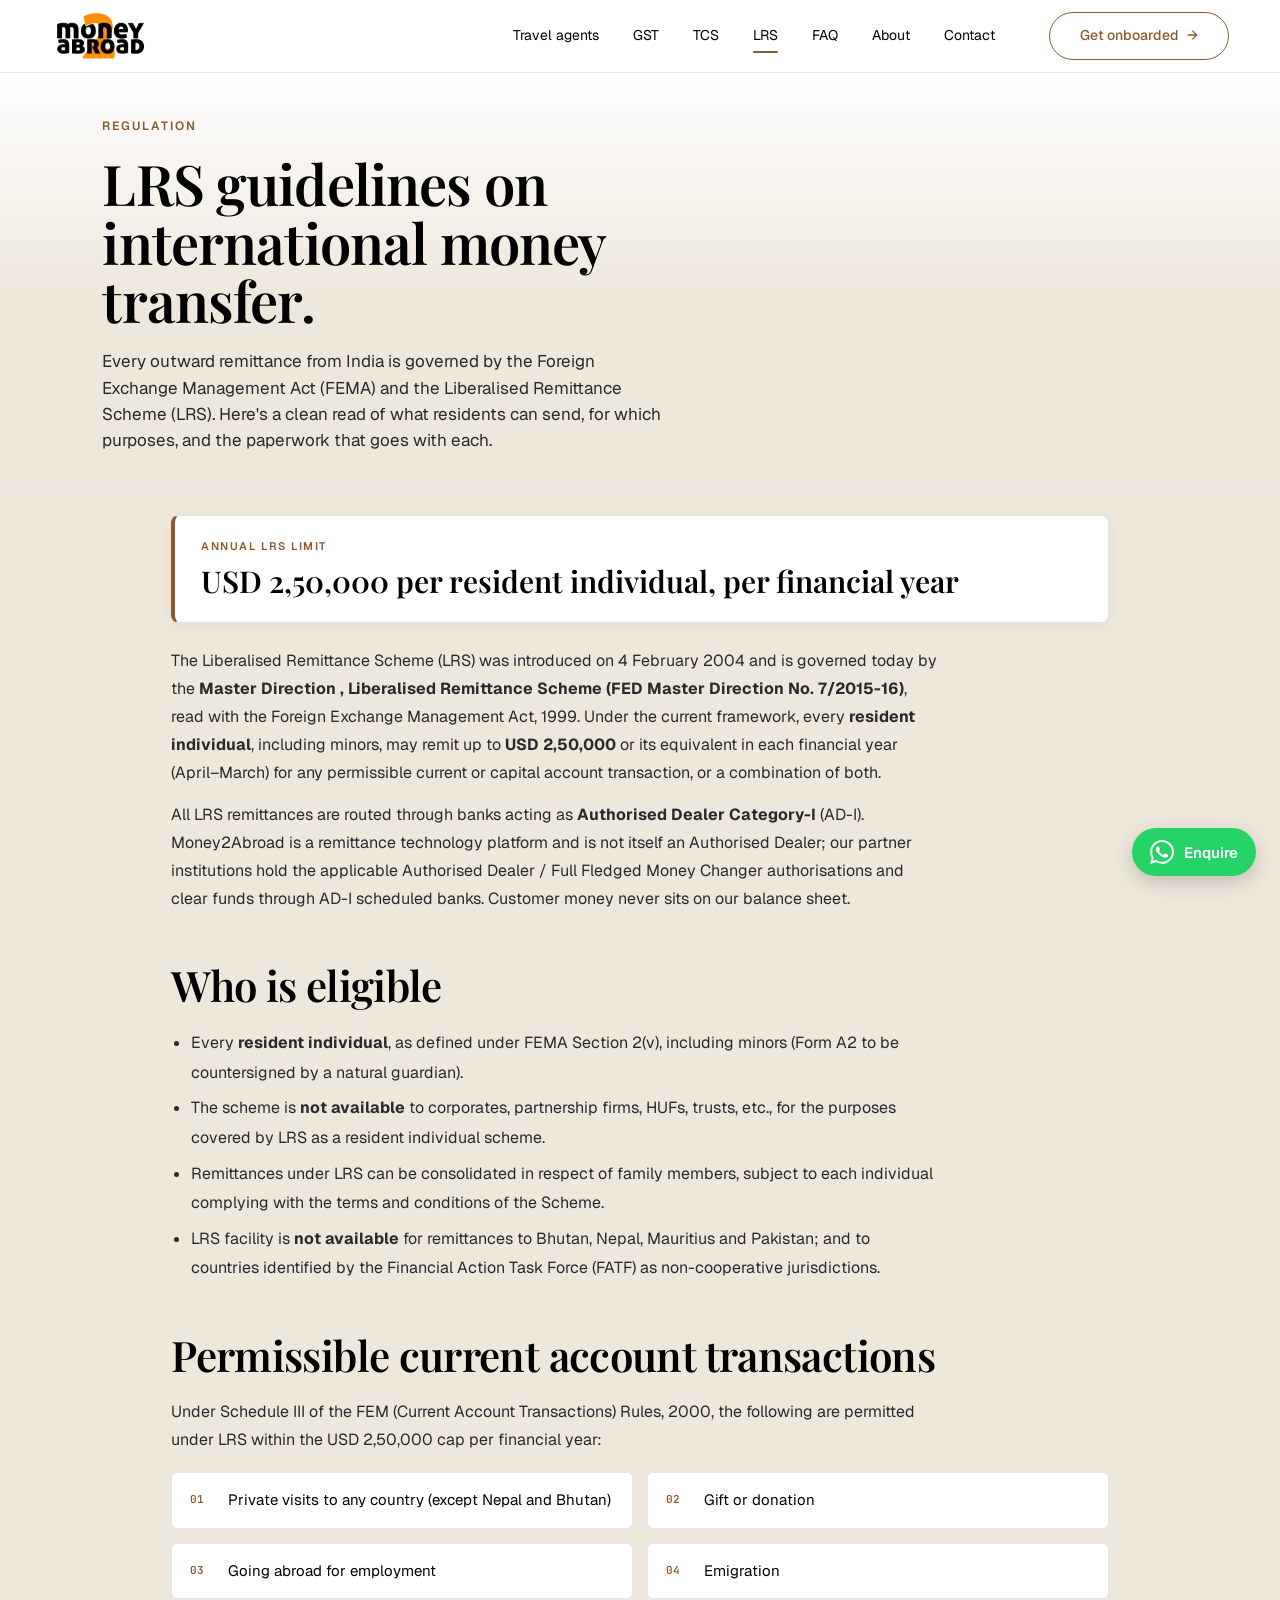
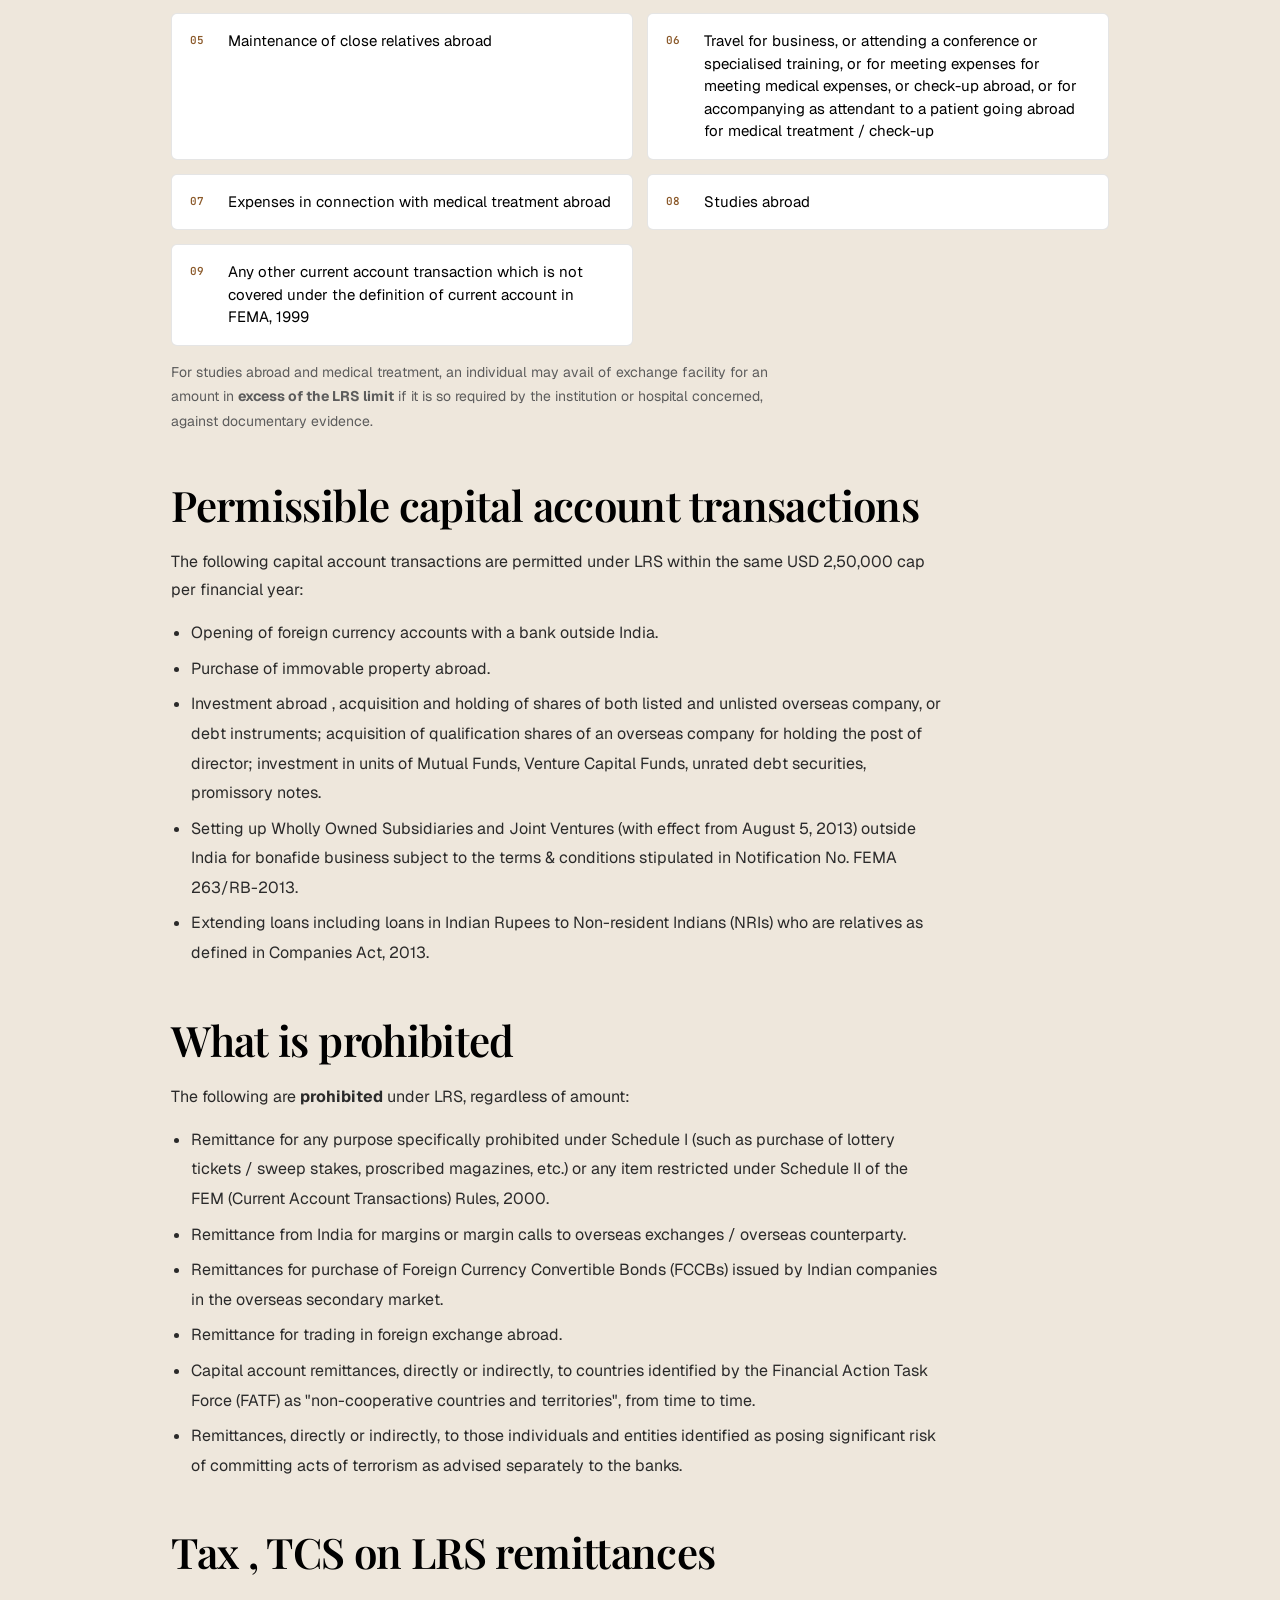
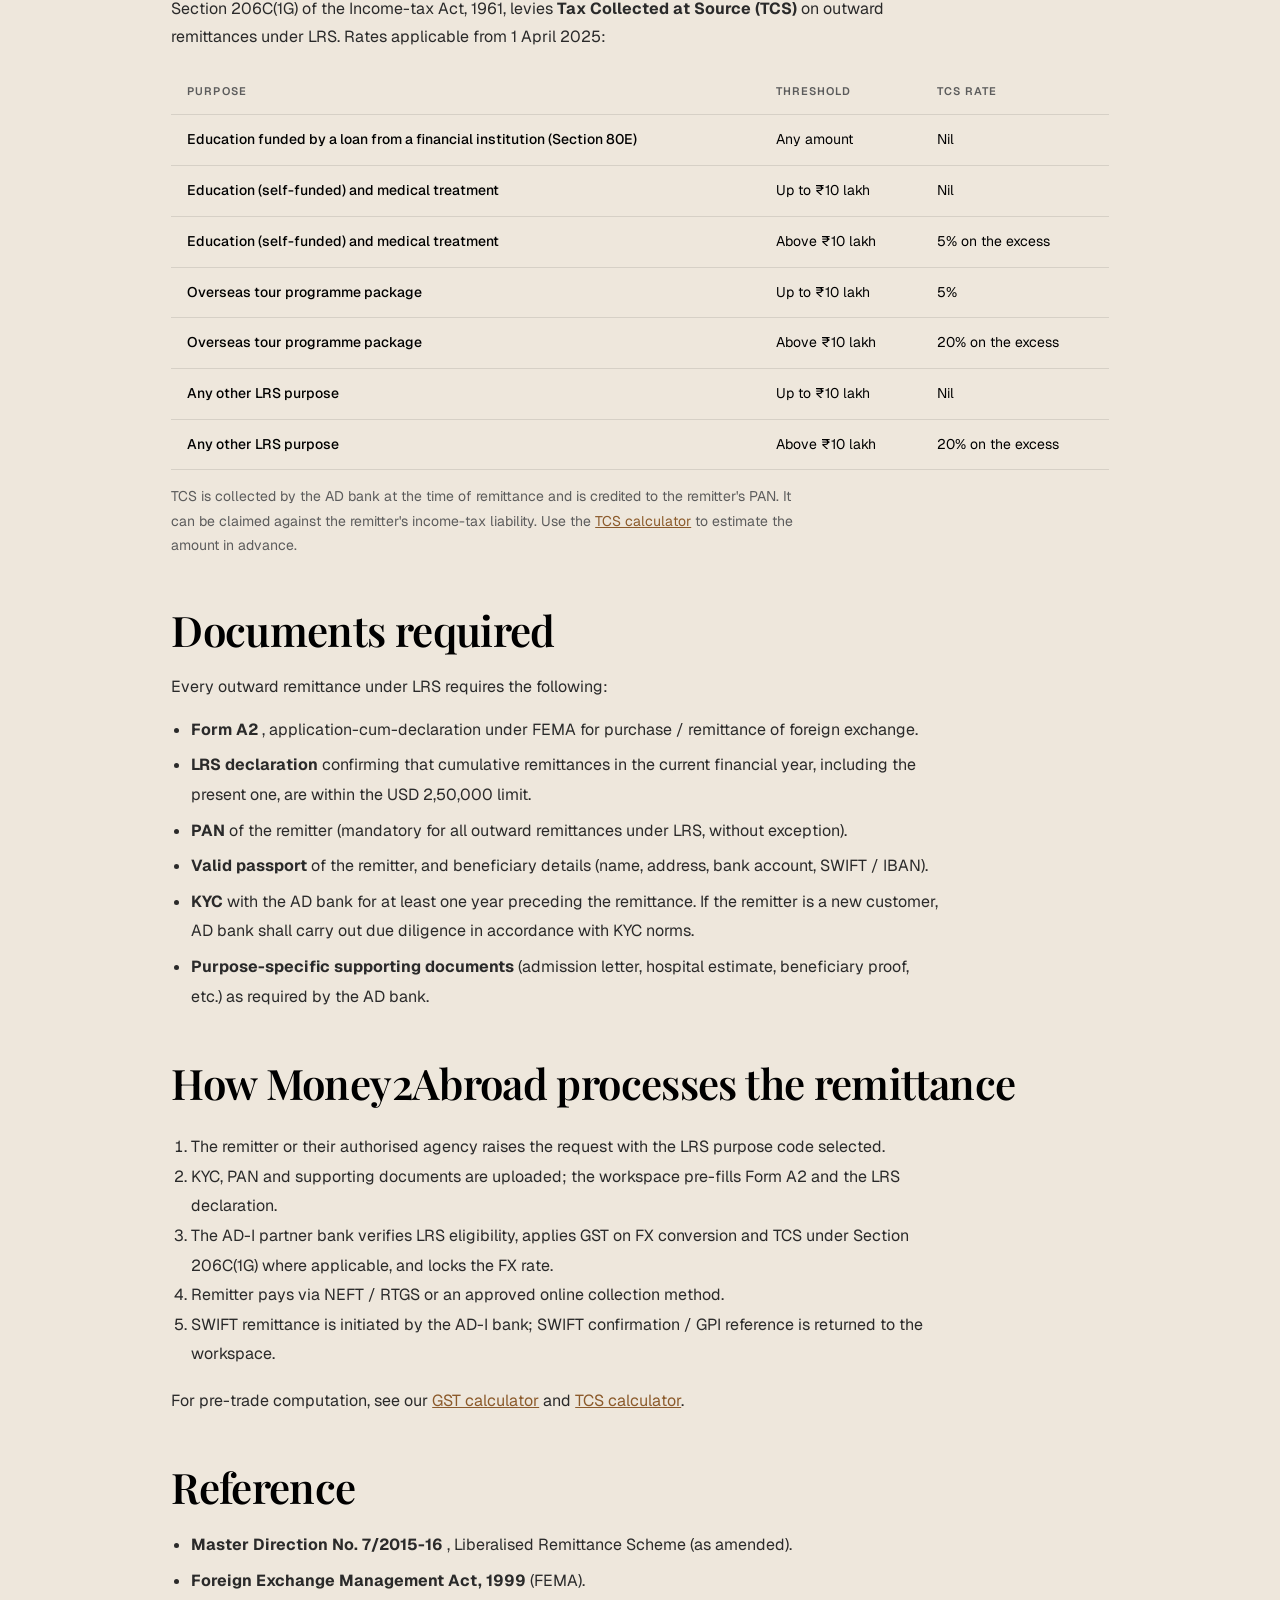
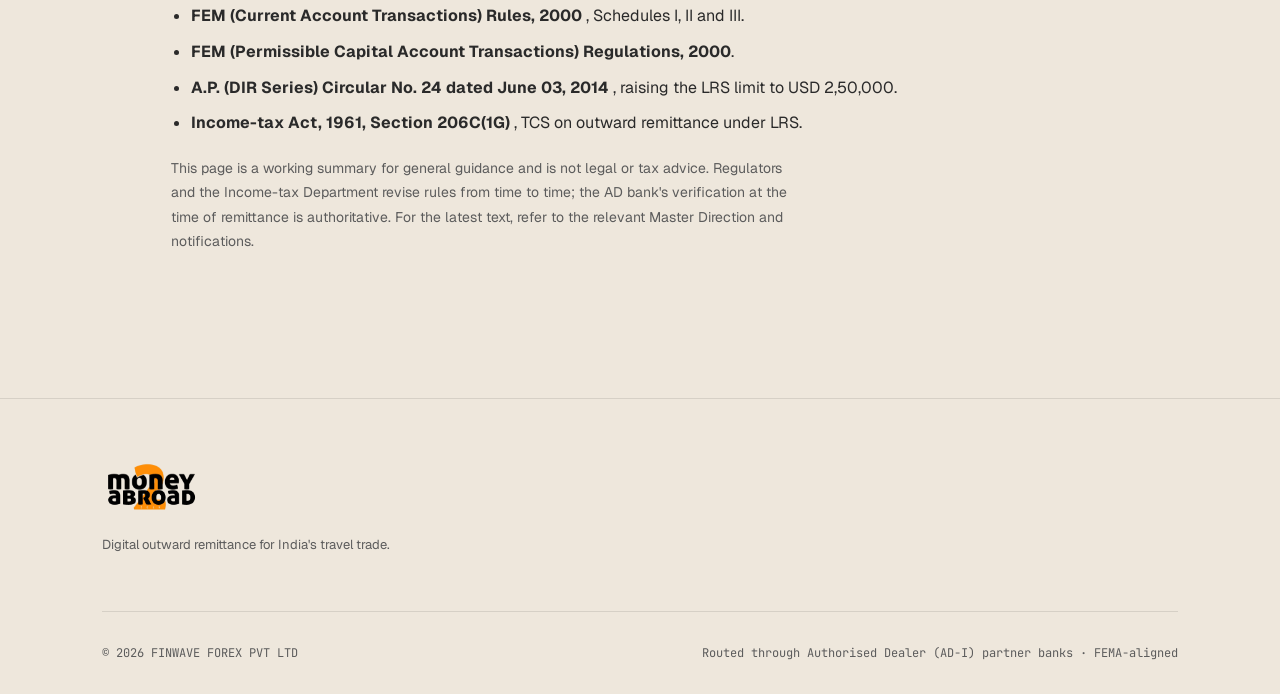
<file: rbi-guidelines/index.html>
<!doctype html>
<html lang="en">
<head>
<meta charset="utf-8" />
<meta name="viewport" content="width=device-width,initial-scale=1" />
<meta name="description" content="Guidelines on outward remittance under the Liberalised Remittance Scheme (LRS) , eligibility, the 17 permitted purposes, documentation and Form A2." />
<meta name="theme-color" content="#ffffff" />
<title>LRS Guidelines on International Money Transfer , Money2Abroad</title>
<link rel="icon" type="image/jpeg" href="../Money2Abroad Logo.jpg" />
<link rel="preconnect" href="https://fonts.googleapis.com">
<link rel="preconnect" href="https://fonts.gstatic.com" crossorigin>
<link href="https://fonts.googleapis.com/css2?family=Geist:wght@300;400;500;600;700&family=JetBrains+Mono:wght@400;500&family=Playfair+Display:wght@500;600;700;800&family=Source+Serif+4:wght@400;600&display=swap" rel="stylesheet">
<link rel="stylesheet" href="../css/main.css" />
<style>
  .doc-shell{padding:32px var(--pad) 56px;max-width:1040px;margin:0 auto;}
  .doc-section{padding:0;margin-bottom:40px;}
  .doc-section .key-box:first-child{margin-top:0;}
  .doc-section > p:last-child{margin-bottom:0;}
  @media (max-width:700px){.doc-shell{padding:20px var(--pad) 36px;} .doc-section{margin-bottom:28px;}}
  .doc-section h2{font-family:'Playfair Display','Source Serif 4',Georgia,serif;font-size:clamp(28px,4vw,42px);font-weight:600;color:var(--ink);margin-bottom:10px;letter-spacing:-0.015em;}
  .doc-section p{color:var(--ink-2);font-size:16px;line-height:1.75;max-width:70ch;margin-bottom:14px;}
  .doc-section ul{color:var(--ink-2);font-size:16px;line-height:1.85;max-width:70ch;padding-left:20px;margin:8px 0 18px;}
  .doc-section ul li{margin-bottom:6px;}
  .key-box{background:#fff;border:1px solid var(--line);border-left:4px solid var(--accent);border-radius:8px;padding:22px 26px;margin:24px 0;box-shadow:0 4px 16px rgba(0,0,0,0.04);}
  .key-box .lbl{font-family:'Geist',sans-serif;font-size:11px;font-weight:600;text-transform:uppercase;letter-spacing:.14em;color:var(--accent);margin-bottom:8px;}
  .key-box .val{font-family:'Playfair Display',serif;font-size:clamp(22px,3vw,30px);color:var(--ink);font-weight:600;line-height:1.25;}
  .purpose-grid{display:grid;grid-template-columns:repeat(2,1fr);gap:14px;margin-top:18px;}
  @media (max-width:680px){.purpose-grid{grid-template-columns:1fr;}}
  .purpose-item{background:#fff;border:1px solid var(--line);border-radius:6px;padding:16px 18px;display:flex;gap:14px;align-items:flex-start;}
  .purpose-item .n{font-family:'JetBrains Mono',monospace;font-size:11px;color:var(--accent);font-weight:600;min-width:24px;padding-top:2px;}
  .purpose-item .t{font-size:15px;color:var(--ink);line-height:1.5;}
  .doc-table{width:100%;border-collapse:collapse;margin-top:18px;}
  .doc-table th,.doc-table td{text-align:left;padding:14px 16px;border-bottom:1px solid var(--line);font-size:14px;vertical-align:top;}
  .doc-table th{font-family:'Geist',sans-serif;font-size:11px;text-transform:uppercase;letter-spacing:.1em;color:var(--ink-3);background:var(--bg);font-weight:600;}
  .doc-table td:first-child{font-weight:500;color:var(--ink);}
</style>
    <link rel="canonical" href="https://money2abroad.com/rbi-guidelines/">
    <meta property="og:type" content="website">
    <meta property="og:title" content="LRS Guidelines on International Money Transfer , Money2Abroad">
    <meta property="og:description" content="Guidelines on outward remittance under the Liberalised Remittance Scheme (LRS) , eligibility, the 17 permitted purposes, documentation and Form A2.">
    <meta property="og:url" content="https://money2abroad.com/rbi-guidelines/">
    <meta name="twitter:card" content="summary">
    <meta name="twitter:title" content="LRS Guidelines on International Money Transfer , Money2Abroad">
    <meta name="twitter:description" content="Guidelines on outward remittance under the Liberalised Remittance Scheme (LRS) , eligibility, the 17 permitted purposes, documentation and Form A2.">
</head>
<body>

<nav class="top">
  <div class="nav-inner">
    <a class="brand" href="../">
      <span class="brand-mark"></span>
    </a>
    <div class="nav-links">
      <a href="../remittance-for-travel-agents/">Travel agents</a>
      <a href="../gst-calculator/">GST</a>
      <a href="../tcs-calculator/">TCS</a>
      <span class="current" aria-current="page">LRS</span>
      <a href="../faq/">FAQ</a>
      <a href="../about-us/">About</a>
      <a href="../contact-us/">Contact</a>
    </div>
    <div class="nav-cta">
      <a href="../contact-us/" class="btn btn-accent">Get onboarded <span class="arrow">→</span></a>
      <button type="button" class="nav-toggle" aria-expanded="false" aria-controls="mobile-menu" aria-label="Open menu">
        <span class="bars"><span></span></span>
      </button>
    </div>
  </div>
  <div class="mobile-menu" id="mobile-menu">
      <a href="../remittance-for-travel-agents/">Travel agents</a>
      <a href="../gst-calculator/">GST</a>
      <a href="../tcs-calculator/">TCS</a>
      <span class="current" aria-current="page">LRS</span>
      <a href="../faq/">FAQ</a>
      <a href="../about-us/">About</a>
      <a href="../contact-us/">Contact</a>
    <div class="mobile-cta">
      <a href="../contact-us/" class="btn btn-accent">Get onboarded</a>
    </div>
  </div>
</nav>
<script>
(function(){
  var btn=document.querySelector('.nav-toggle');var menu=document.getElementById('mobile-menu');if(!btn||!menu)return;
  function close(){btn.setAttribute('aria-expanded','false');menu.classList.remove('open');}
  btn.addEventListener('click',function(){var open=btn.getAttribute('aria-expanded')==='true';btn.setAttribute('aria-expanded',String(!open));menu.classList.toggle('open',!open);});
  menu.querySelectorAll('a').forEach(function(a){a.addEventListener('click',close);});
})();
</script>

<header class="about-hero">
  <div class="wrap">
    <div class="eyebrow">Regulation</div>
    <div class="spacer-sm"></div>
    <h1>LRS guidelines on international money transfer.</h1>
    <p class="lead">Every outward remittance from India is governed by the Foreign Exchange Management Act (FEMA) and the Liberalised Remittance Scheme (LRS). Here's a clean read of what residents can send, for which purposes, and the paperwork that goes with each.</p>
  </div>
</header>

<main class="doc-shell">

  <section class="doc-section">
    <div class="key-box">
      <div class="lbl">Annual LRS limit</div>
      <div class="val">USD 2,50,000 per resident individual, per financial year</div>
    </div>
    <p>The Liberalised Remittance Scheme (LRS) was introduced on 4 February 2004 and is governed today by the <strong>Master Direction , Liberalised Remittance Scheme (FED Master Direction No. 7/2015-16)</strong>, read with the Foreign Exchange Management Act, 1999. Under the current framework, every <strong>resident individual</strong>, including minors, may remit up to <strong>USD 2,50,000</strong> or its equivalent in each financial year (April–March) for any permissible current or capital account transaction, or a combination of both.</p>
    <p>All LRS remittances are routed through banks acting as <strong>Authorised Dealer Category-I</strong> (AD-I). Money2Abroad is a remittance technology platform and is not itself an Authorised Dealer; our partner institutions hold the applicable Authorised Dealer / Full Fledged Money Changer authorisations and clear funds through AD-I scheduled banks. Customer money never sits on our balance sheet.</p>
  </section>

  <section class="doc-section">
    <h2>Who is eligible</h2>
    <ul>
      <li>Every <strong>resident individual</strong>, as defined under FEMA Section 2(v), including minors (Form A2 to be countersigned by a natural guardian).</li>
      <li>The scheme is <strong>not available</strong> to corporates, partnership firms, HUFs, trusts, etc., for the purposes covered by LRS as a resident individual scheme.</li>
      <li>Remittances under LRS can be consolidated in respect of family members, subject to each individual complying with the terms and conditions of the Scheme.</li>
      <li>LRS facility is <strong>not available</strong> for remittances to Bhutan, Nepal, Mauritius and Pakistan; and to countries identified by the Financial Action Task Force (FATF) as non-cooperative jurisdictions.</li>
    </ul>
  </section>

  <section class="doc-section">
    <h2>Permissible current account transactions</h2>
    <p>Under Schedule III of the FEM (Current Account Transactions) Rules, 2000, the following are permitted under LRS within the USD 2,50,000 cap per financial year:</p>
    <div class="purpose-grid">
      <div class="purpose-item"><span class="n">01</span><span class="t">Private visits to any country (except Nepal and Bhutan)</span></div>
      <div class="purpose-item"><span class="n">02</span><span class="t">Gift or donation</span></div>
      <div class="purpose-item"><span class="n">03</span><span class="t">Going abroad for employment</span></div>
      <div class="purpose-item"><span class="n">04</span><span class="t">Emigration</span></div>
      <div class="purpose-item"><span class="n">05</span><span class="t">Maintenance of close relatives abroad</span></div>
      <div class="purpose-item"><span class="n">06</span><span class="t">Travel for business, or attending a conference or specialised training, or for meeting expenses for meeting medical expenses, or check-up abroad, or for accompanying as attendant to a patient going abroad for medical treatment / check-up</span></div>
      <div class="purpose-item"><span class="n">07</span><span class="t">Expenses in connection with medical treatment abroad</span></div>
      <div class="purpose-item"><span class="n">08</span><span class="t">Studies abroad</span></div>
      <div class="purpose-item"><span class="n">09</span><span class="t">Any other current account transaction which is not covered under the definition of current account in FEMA, 1999</span></div>
    </div>
    <p style="margin-top:14px;font-size:14px;color:var(--ink-3);">For studies abroad and medical treatment, an individual may avail of exchange facility for an amount in <strong>excess of the LRS limit</strong> if it is so required by the institution or hospital concerned, against documentary evidence.</p>
  </section>

  <section class="doc-section">
    <h2>Permissible capital account transactions</h2>
    <p>The following capital account transactions are permitted under LRS within the same USD 2,50,000 cap per financial year:</p>
    <ul>
      <li>Opening of foreign currency accounts with a bank outside India.</li>
      <li>Purchase of immovable property abroad.</li>
      <li>Investment abroad , acquisition and holding of shares of both listed and unlisted overseas company, or debt instruments; acquisition of qualification shares of an overseas company for holding the post of director; investment in units of Mutual Funds, Venture Capital Funds, unrated debt securities, promissory notes.</li>
      <li>Setting up Wholly Owned Subsidiaries and Joint Ventures (with effect from August 5, 2013) outside India for bonafide business subject to the terms &amp; conditions stipulated in Notification No. FEMA 263/RB-2013.</li>
      <li>Extending loans including loans in Indian Rupees to Non-resident Indians (NRIs) who are relatives as defined in Companies Act, 2013.</li>
    </ul>
  </section>

  <section class="doc-section">
    <h2>What is prohibited</h2>
    <p>The following are <strong>prohibited</strong> under LRS, regardless of amount:</p>
    <ul>
      <li>Remittance for any purpose specifically prohibited under Schedule I (such as purchase of lottery tickets / sweep stakes, proscribed magazines, etc.) or any item restricted under Schedule II of the FEM (Current Account Transactions) Rules, 2000.</li>
      <li>Remittance from India for margins or margin calls to overseas exchanges / overseas counterparty.</li>
      <li>Remittances for purchase of Foreign Currency Convertible Bonds (FCCBs) issued by Indian companies in the overseas secondary market.</li>
      <li>Remittance for trading in foreign exchange abroad.</li>
      <li>Capital account remittances, directly or indirectly, to countries identified by the Financial Action Task Force (FATF) as "non-cooperative countries and territories", from time to time.</li>
      <li>Remittances, directly or indirectly, to those individuals and entities identified as posing significant risk of committing acts of terrorism as advised separately to the banks.</li>
    </ul>
  </section>

  <section class="doc-section">
    <h2>Tax , TCS on LRS remittances</h2>
    <p>Section 206C(1G) of the Income-tax Act, 1961, levies <strong>Tax Collected at Source (TCS)</strong> on outward remittances under LRS. Rates applicable from 1 April 2025:</p>
    <table class="doc-table" aria-label="TCS rates under LRS">
      <thead>
        <tr><th>Purpose</th><th>Threshold</th><th>TCS rate</th></tr>
      </thead>
      <tbody>
        <tr><td>Education funded by a loan from a financial institution (Section 80E)</td><td>Any amount</td><td>Nil</td></tr>
        <tr><td>Education (self-funded) and medical treatment</td><td>Up to ₹10 lakh</td><td>Nil</td></tr>
        <tr><td>Education (self-funded) and medical treatment</td><td>Above ₹10 lakh</td><td>5% on the excess</td></tr>
        <tr><td>Overseas tour programme package</td><td>Up to ₹10 lakh</td><td>5%</td></tr>
        <tr><td>Overseas tour programme package</td><td>Above ₹10 lakh</td><td>20% on the excess</td></tr>
        <tr><td>Any other LRS purpose</td><td>Up to ₹10 lakh</td><td>Nil</td></tr>
        <tr><td>Any other LRS purpose</td><td>Above ₹10 lakh</td><td>20% on the excess</td></tr>
      </tbody>
    </table>
    <p style="font-size:14px;color:var(--ink-3);margin-top:14px;">TCS is collected by the AD bank at the time of remittance and is credited to the remitter's PAN. It can be claimed against the remitter's income-tax liability. Use the <a href="../tcs-calculator/">TCS calculator</a> to estimate the amount in advance.</p>
  </section>

  <section class="doc-section">
    <h2>Documents required</h2>
    <p>Every outward remittance under LRS requires the following:</p>
    <ul>
      <li><strong>Form A2</strong> , application-cum-declaration under FEMA for purchase / remittance of foreign exchange.</li>
      <li><strong>LRS declaration</strong> confirming that cumulative remittances in the current financial year, including the present one, are within the USD 2,50,000 limit.</li>
      <li><strong>PAN</strong> of the remitter (mandatory for all outward remittances under LRS, without exception).</li>
      <li><strong>Valid passport</strong> of the remitter, and beneficiary details (name, address, bank account, SWIFT / IBAN).</li>
      <li><strong>KYC</strong> with the AD bank for at least one year preceding the remittance. If the remitter is a new customer, AD bank shall carry out due diligence in accordance with KYC norms.</li>
      <li><strong>Purpose-specific supporting documents</strong> (admission letter, hospital estimate, beneficiary proof, etc.) as required by the AD bank.</li>
    </ul>
  </section>

  <section class="doc-section">
    <h2>How Money2Abroad processes the remittance</h2>
    <ol style="color:var(--ink-2);font-size:16px;line-height:1.85;max-width:70ch;padding-left:20px;">
      <li>The remitter or their authorised agency raises the request with the LRS purpose code selected.</li>
      <li>KYC, PAN and supporting documents are uploaded; the workspace pre-fills Form A2 and the LRS declaration.</li>
      <li>The AD-I partner bank verifies LRS eligibility, applies GST on FX conversion and TCS under Section 206C(1G) where applicable, and locks the FX rate.</li>
      <li>Remitter pays via NEFT / RTGS or an approved online collection method.</li>
      <li>SWIFT remittance is initiated by the AD-I bank; SWIFT confirmation / GPI reference is returned to the workspace.</li>
    </ol>
    <p style="margin-top:18px;">For pre-trade computation, see our <a href="../gst-calculator/">GST calculator</a> and <a href="../tcs-calculator/">TCS calculator</a>.</p>
  </section>

  <section class="doc-section">
    <h2>Reference</h2>
    <ul>
      <li><strong>Master Direction No. 7/2015-16</strong> , Liberalised Remittance Scheme (as amended).</li>
      <li><strong>Foreign Exchange Management Act, 1999</strong> (FEMA).</li>
      <li><strong>FEM (Current Account Transactions) Rules, 2000</strong> , Schedules I, II and III.</li>
      <li><strong>FEM (Permissible Capital Account Transactions) Regulations, 2000</strong>.</li>
      <li><strong>A.P. (DIR Series) Circular No. 24 dated June 03, 2014</strong> , raising the LRS limit to USD 2,50,000.</li>
      <li><strong>Income-tax Act, 1961, Section 206C(1G)</strong> , TCS on outward remittance under LRS.</li>
    </ul>
    <p style="font-size:14px;color:var(--ink-3);margin-top:18px;">This page is a working summary for general guidance and is not legal or tax advice. Regulators and the Income-tax Department revise rules from time to time; the AD bank's verification at the time of remittance is authoritative. For the latest text, refer to the relevant Master Direction and notifications.</p>
  </section>

</main>

<footer>
  <div class="wrap">
    <div class="foot-grid">
      <div>
        <a class="brand" href="../">
          <span class="brand-mark"></span>
        </a>
        <p class="foot-blurb">Digital outward remittance for India's travel trade.</p>
      </div>
      <div class="foot-col">
        <h5>Site</h5>
        <a href="../">Home</a>
        <a href="../remittance-for-travel-agents/">Travel agents</a>
        <a href="../about-us/">About</a>
        <a href="../faq/">FAQ</a>
        <a href="../contact-us/">Contact</a>
      </div>
      <div class="foot-col">
        <h5>Resources</h5>
        <a href="../gst-calculator/">GST calculator</a>
        <a href="../tcs-calculator/">TCS calculator</a>
        <a href="./">LRS guidelines</a>
      </div>
      <div class="foot-col">
        <h5>Talk to us</h5>
        <a href="mailto:info@finwaveforex.com">info@finwaveforex.com</a>
        <a href="tel:+917948916100">+91 79 4891 6100</a>
        <a href="tel:+919898906133">+91 98989 06133</a>
        <a href="#">Ahmedabad · Navrangpura</a>
      </div>
    </div>
    <div class="foot-bottom">
      <div class="legal">© 2026 FINWAVE FOREX PVT LTD</div>
      <div class="legal">Routed through Authorised Dealer (AD-I) partner banks · FEMA-aligned</div>
    </div>
  </div>
</footer>

<!-- WhatsApp enquiry button -->
<a class="wa-fab" href="https://wa.me/919081351818?text=Hi%20Money2Abroad%2C%20I%27d%20like%20to%20enquire%20about%20outward%20remittance." target="_blank" rel="noopener noreferrer" aria-label="Enquire on WhatsApp">
  <svg viewBox="0 0 24 24" aria-hidden="true" focusable="false"><path d="M.057 24l1.687-6.163a11.867 11.867 0 0 1-1.587-5.946C.16 5.335 5.495 0 12.05 0a11.817 11.817 0 0 1 8.413 3.488 11.824 11.824 0 0 1 3.48 8.414c-.003 6.557-5.338 11.892-11.893 11.892a11.9 11.9 0 0 1-5.688-1.448L.057 24zm6.597-3.807c1.676.995 3.276 1.591 5.392 1.592 5.448 0 9.886-4.434 9.889-9.885.002-5.462-4.415-9.89-9.881-9.892-5.452 0-9.887 4.434-9.889 9.884a9.86 9.86 0 0 0 1.51 5.26l-.999 3.648 3.728-.979zm11.387-5.464c-.074-.124-.272-.198-.57-.347-.297-.149-1.758-.868-2.031-.967-.272-.099-.47-.149-.669.149-.198.297-.768.967-.941 1.165-.173.198-.347.223-.644.074-.297-.149-1.255-.462-2.39-1.475-.883-.788-1.48-1.761-1.653-2.059-.173-.297-.018-.458.13-.606.134-.133.297-.347.446-.521.151-.172.2-.296.3-.495.099-.198.05-.372-.025-.521-.075-.148-.669-1.611-.916-2.206-.242-.579-.487-.501-.669-.51l-.57-.01c-.198 0-.52.074-.792.372-.272.297-1.04 1.017-1.04 2.479 0 1.461 1.065 2.875 1.213 3.074.149.198 2.095 3.2 5.076 4.487.709.306 1.263.489 1.694.626.712.226 1.36.194 1.872.118.571-.085 1.758-.719 2.006-1.413.248-.694.248-1.29.173-1.414z"/></svg>
  <span class="wa-label">Enquire</span>
</a>
</body>
</html>
</file>
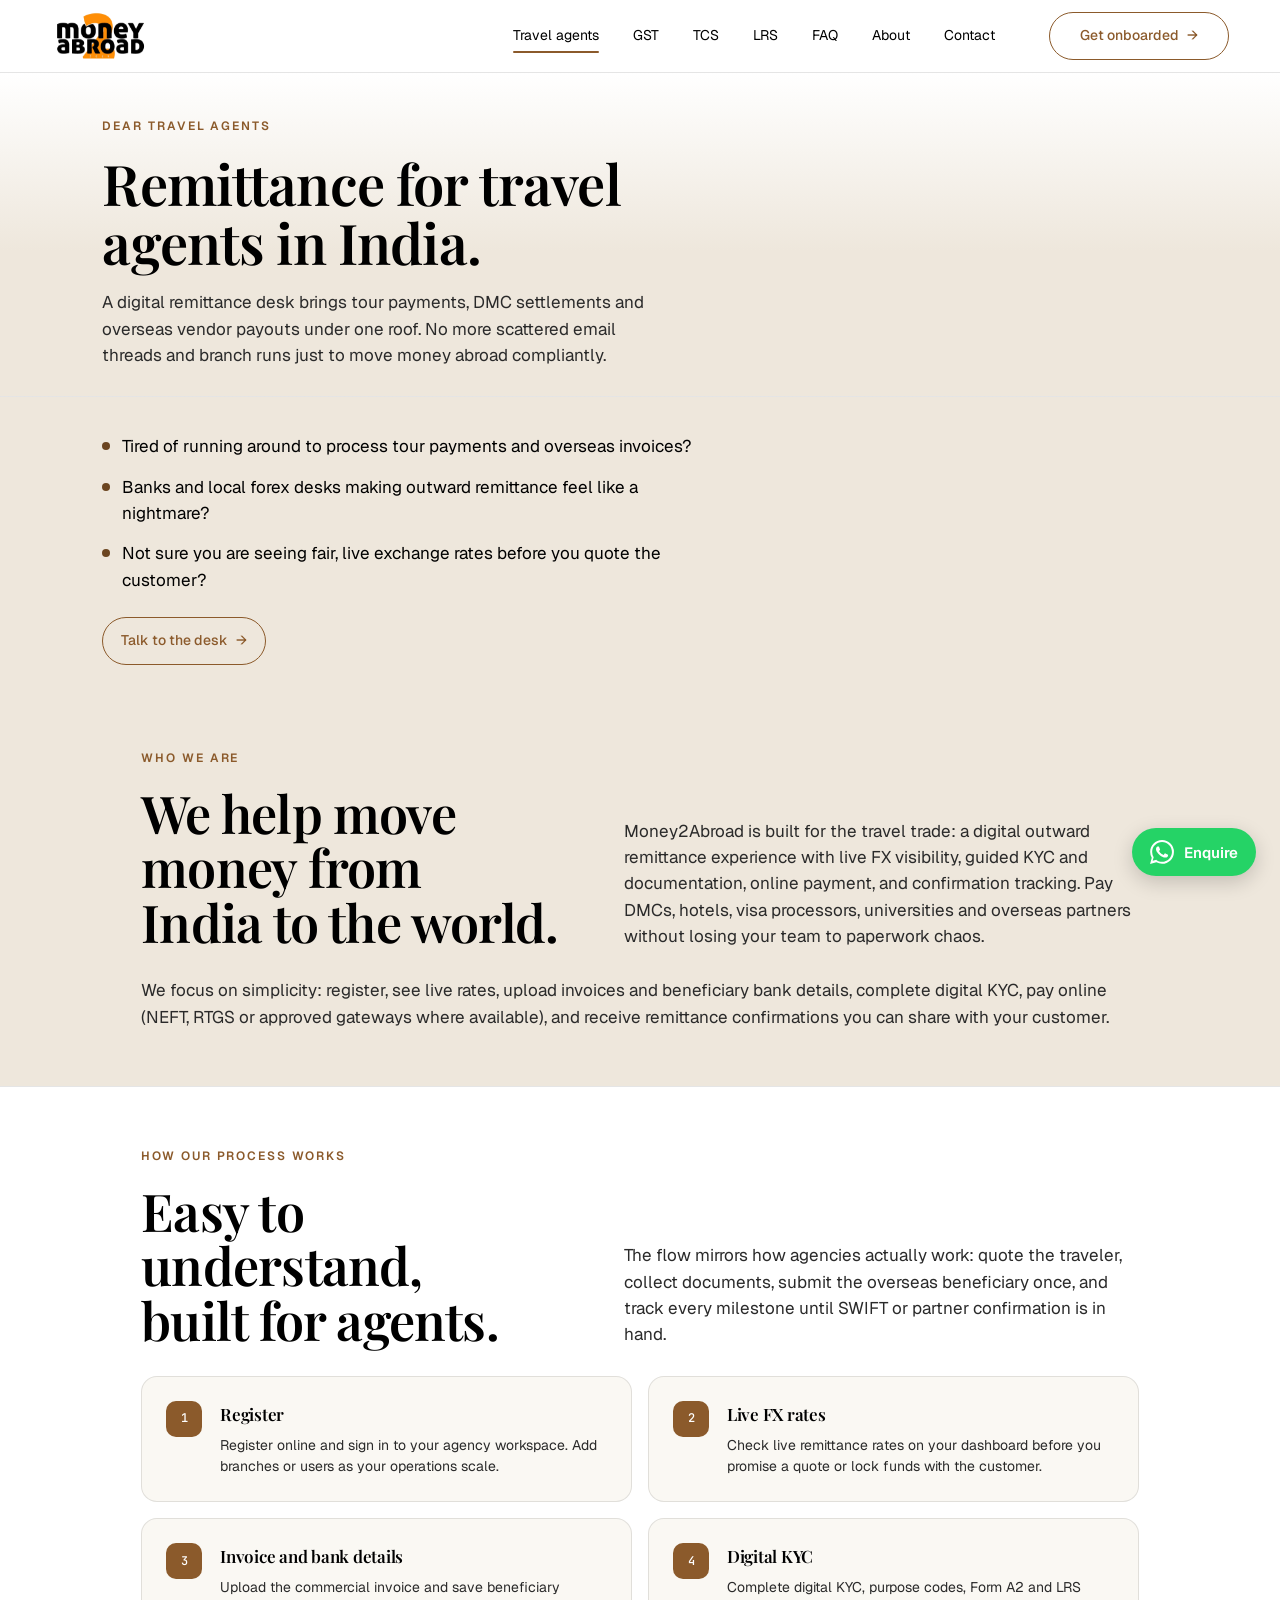
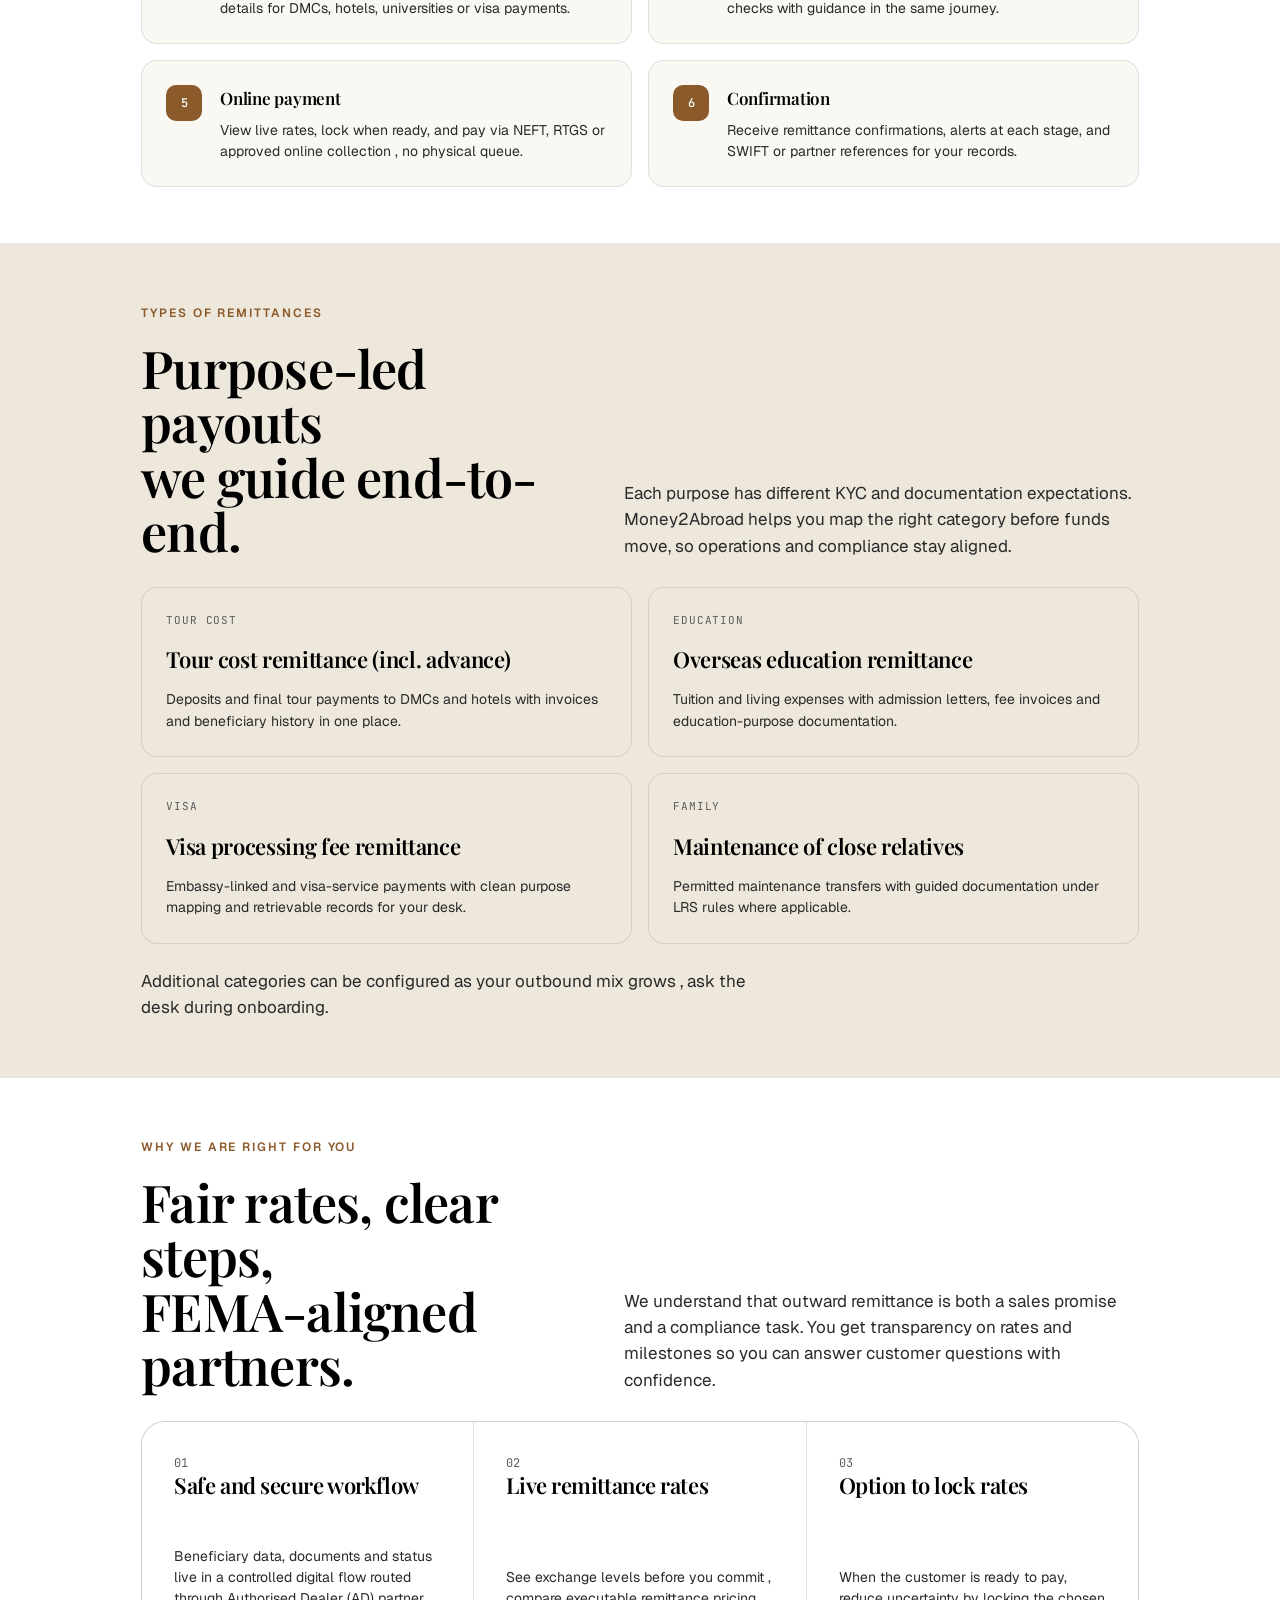
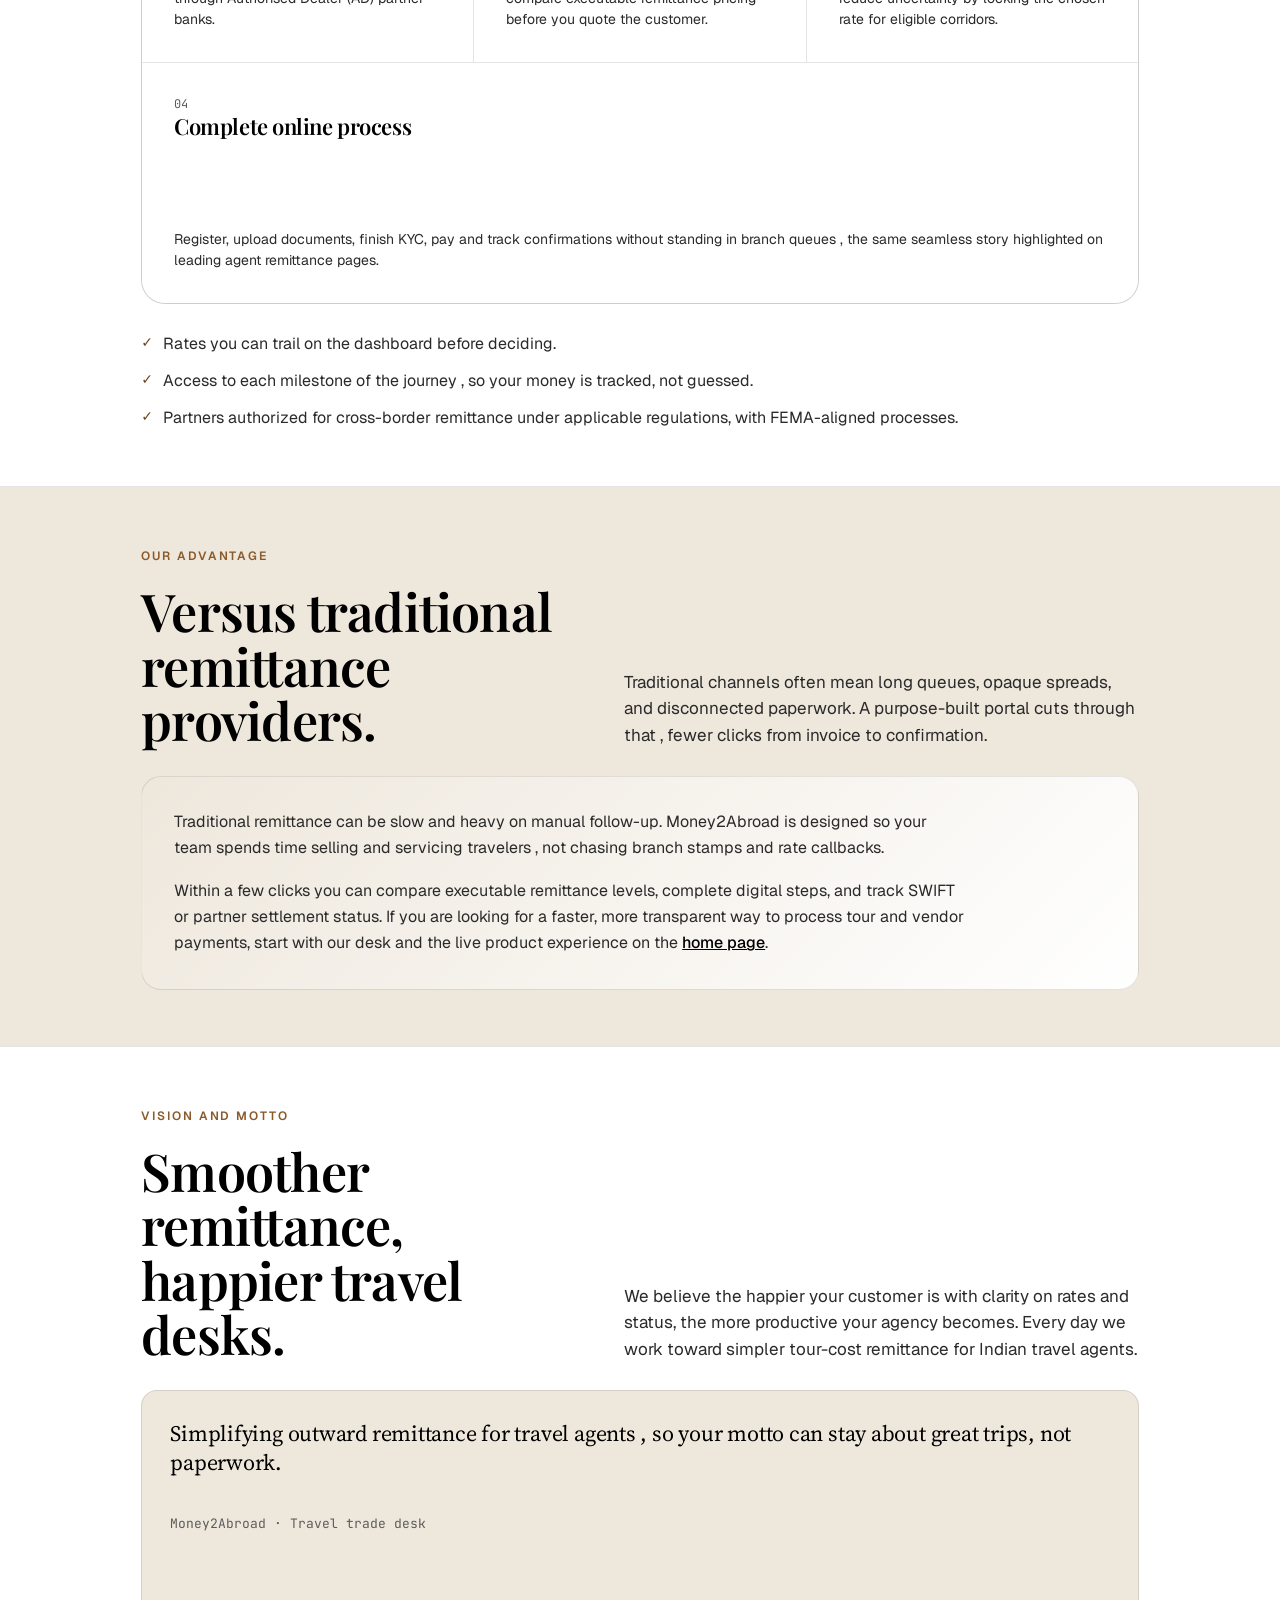
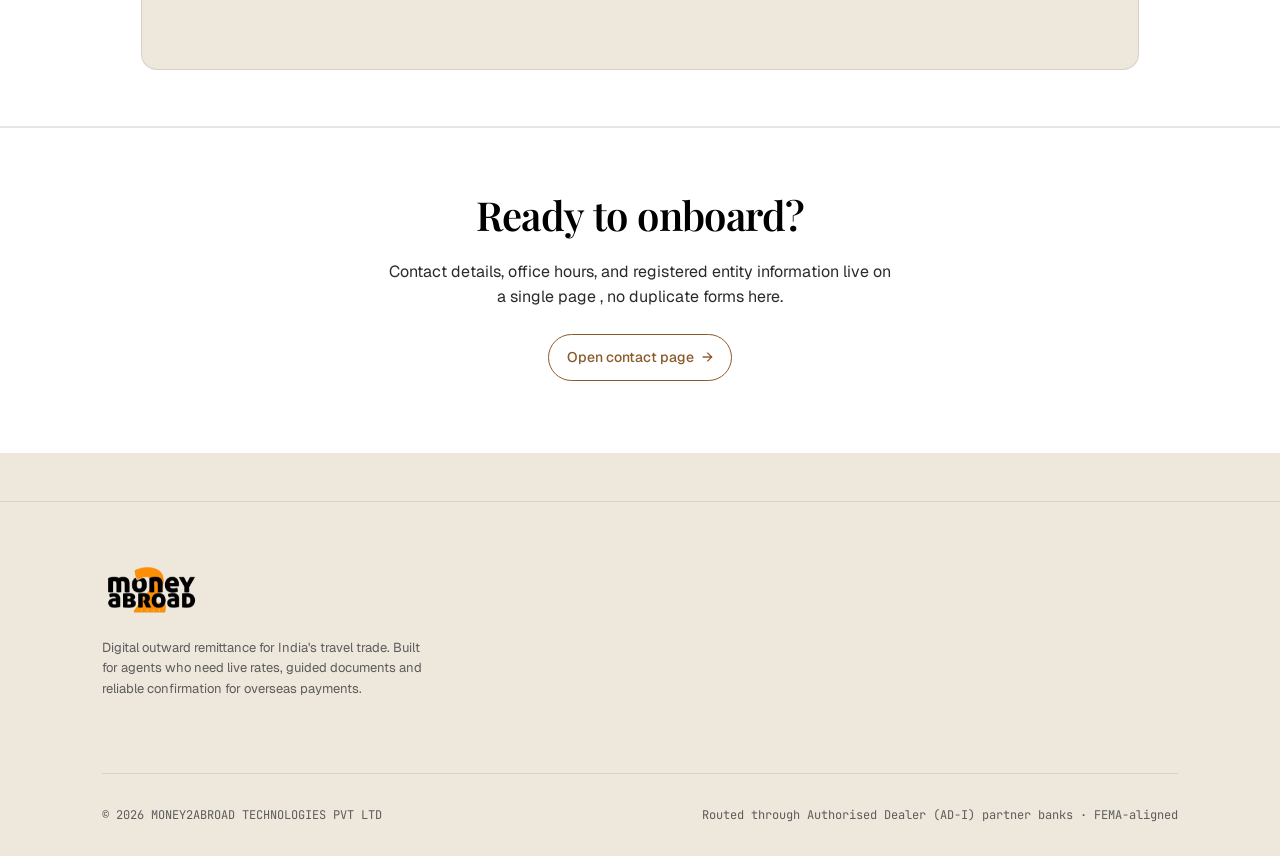
<file: remittance-for-travel-agents/index.html>
<!doctype html>
<html lang="en">
<head>
<meta charset="utf-8" />
<meta name="viewport" content="width=device-width,initial-scale=1" />
<meta name="description" content="Money2Abroad , Outward remittance for travel agents in India. Live FX, digital KYC, tour payments to DMCs and partners , like a dedicated remittance desk for your agency." />
<meta name="theme-color" content="#ffffff" />
<title>Remittance for Travel Agents , Money2Abroad</title>
<link rel="icon" type="image/jpeg" href="../Money2Abroad Logo.jpg" />
<link rel="preconnect" href="https://fonts.googleapis.com">
<link rel="preconnect" href="https://fonts.gstatic.com" crossorigin>
<link href="https://fonts.googleapis.com/css2?family=Geist:wght@300;400;500;600;700&family=JetBrains+Mono:wght@400;500&family=Playfair+Display:wght@500;600;700;800&family=Source+Serif+4:wght@400;600&display=swap" rel="stylesheet">
<link rel="stylesheet" href="../css/main.css" />
    <link rel="canonical" href="https://money2abroad.com/remittance-for-travel-agents/">
    <meta property="og:type" content="website">
    <meta property="og:title" content="Remittance for Travel Agents , Money2Abroad">
    <meta property="og:description" content="Money2Abroad , Outward remittance for travel agents in India. Live FX, digital KYC, tour payments to DMCs and partners , like a dedicated remittance desk for your agency.">
    <meta property="og:url" content="https://money2abroad.com/remittance-for-travel-agents/">
    <meta name="twitter:card" content="summary">
    <meta name="twitter:title" content="Remittance for Travel Agents , Money2Abroad">
    <meta name="twitter:description" content="Money2Abroad , Outward remittance for travel agents in India. Live FX, digital KYC, tour payments to DMCs and partners , like a dedicated remittance desk for your agency.">
</head>
<body class="page-travel">

<!-- Site nav: Home · About us · Travel agents · Contact -->
<nav class="top">
  <div class="nav-inner">
    <a class="brand" href="../">
      <span class="brand-mark"></span>
    </a>
    <div class="nav-links">
      <span class="current" aria-current="page">Travel agents</span>
      <a href="../gst-calculator/">GST</a>
      <a href="../tcs-calculator/">TCS</a>
      <a href="../rbi-guidelines/">LRS</a>
      <a href="../faq/">FAQ</a>
      <a href="../about-us/">About</a>
      <a href="../contact-us/">Contact</a>
    </div>
    <div class="nav-cta">
      <a href="../contact-us/" class="btn btn-accent">Get onboarded <span class="arrow">→</span></a>
      <button type="button" class="nav-toggle" aria-expanded="false" aria-controls="mobile-menu" aria-label="Open menu">
        <span class="bars"><span></span></span>
      </button>
    </div>
  </div>
  <div class="mobile-menu" id="mobile-menu">
      <span class="current" aria-current="page">Travel agents</span>
      <a href="../gst-calculator/">GST</a>
      <a href="../tcs-calculator/">TCS</a>
      <a href="../rbi-guidelines/">LRS</a>
      <a href="../faq/">FAQ</a>
      <a href="../about-us/">About</a>
      <a href="../contact-us/">Contact</a>
    <div class="mobile-cta">
      <a href="../contact-us/" class="btn btn-accent">Get onboarded</a>
    </div>
  </div>
</nav>
<script>
(function(){
  var btn = document.querySelector('.nav-toggle');
  var menu = document.getElementById('mobile-menu');
  if (!btn || !menu) return;
  function close(){ btn.setAttribute('aria-expanded','false'); menu.classList.remove('open'); }
  btn.addEventListener('click', function(){
    var open = btn.getAttribute('aria-expanded') === 'true';
    btn.setAttribute('aria-expanded', String(!open));
    menu.classList.toggle('open', !open);
  });
  menu.querySelectorAll('a').forEach(function(a){ a.addEventListener('click', close); });
})();
</script>

<header class="about-hero">
  <div class="wrap">
    <div class="eyebrow">Dear travel agents</div>
    <div class="spacer-sm"></div>
    <h1>Remittance for travel agents in India.</h1>
    <p class="lead">A digital remittance desk brings tour payments, DMC settlements and overseas vendor payouts under one roof. No more scattered email threads and branch runs just to move money abroad compliantly.</p>
  </div>
</header>

<section class="tight" style="padding-top:20px;padding-bottom:24px;">
  <div class="wrap">
    <ul class="pain-list">
      <li>Tired of running around to process tour payments and overseas invoices?</li>
      <li>Banks and local forex desks making outward remittance feel like a nightmare?</li>
      <li>Not sure you are seeing fair, live exchange rates before you quote the customer?</li>
    </ul>
    <div class="hero-actions" style="margin-top:24px;">
      <a href="../contact-us/" class="btn btn-primary"><span>Talk to the desk</span> <span class="arrow">→</span></a>    </div>
  </div>
</section>

<main id="overview">
<section id="who">
  <div class="wrap">
    <div class="section-head">
      <div>
        <div class="eyebrow">Who we are</div>
        <div class="spacer-sm"></div>
        <h2 class="section-title">We help move money from<br /><em>India to the world.</em></h2>
      </div>
      <p class="section-sub">
        Money2Abroad is built for the travel trade: a digital outward remittance experience with live FX visibility, guided KYC and documentation, online payment, and confirmation tracking. Pay DMCs, hotels, visa processors, universities and overseas partners without losing your team to paperwork chaos.
      </p>
    </div>
    <p class="section-sub" style="max-width:none;">
      We focus on simplicity: register, see live rates, upload invoices and beneficiary bank details, complete digital KYC, pay online (NEFT, RTGS or approved gateways where available), and receive remittance confirmations you can share with your customer.
    </p>
  </div>
</section>

<section id="process" class="alt">
  <div class="wrap">
    <div class="section-head">
      <div>
        <div class="eyebrow">How our process works</div>
        <div class="spacer-sm"></div>
        <h2 class="section-title">Easy to understand,<br /><em>built for agents.</em></h2>
      </div>
      <p class="section-sub">
        The flow mirrors how agencies actually work: quote the traveler, collect documents, submit the overseas beneficiary once, and track every milestone until SWIFT or partner confirmation is in hand.
      </p>
    </div>
    <div class="steps">
      <div class="step">
        <div class="step-n">1</div>
        <div>
          <h4>Register</h4>
          <p>Register online and sign in to your agency workspace. Add branches or users as your operations scale.</p>
        </div>
      </div>
      <div class="step">
        <div class="step-n">2</div>
        <div>
          <h4>Live FX rates</h4>
          <p>Check live remittance rates on your dashboard before you promise a quote or lock funds with the customer.</p>
        </div>
      </div>
      <div class="step">
        <div class="step-n">3</div>
        <div>
          <h4>Invoice and bank details</h4>
          <p>Upload the commercial invoice and save beneficiary details for DMCs, hotels, universities or visa payments.</p>
        </div>
      </div>
      <div class="step">
        <div class="step-n">4</div>
        <div>
          <h4>Digital KYC</h4>
          <p>Complete digital KYC, purpose codes, Form A2 and LRS checks with guidance in the same journey.</p>
        </div>
      </div>
      <div class="step">
        <div class="step-n">5</div>
        <div>
          <h4>Online payment</h4>
          <p>View live rates, lock when ready, and pay via NEFT, RTGS or approved online collection , no physical queue.</p>
        </div>
      </div>
      <div class="step">
        <div class="step-n">6</div>
        <div>
          <h4>Confirmation</h4>
          <p>Receive remittance confirmations, alerts at each stage, and SWIFT or partner references for your records.</p>
        </div>
      </div>
    </div>
  </div>
</section>

<section id="types">
  <div class="wrap">
    <div class="section-head">
      <div>
        <div class="eyebrow">Types of remittances</div>
        <div class="spacer-sm"></div>
        <h2 class="section-title">Purpose-led payouts<br /><em>we guide end-to-end.</em></h2>
      </div>
      <p class="section-sub">
        Each purpose has different KYC and documentation expectations. Money2Abroad helps you map the right category before funds move, so operations and compliance stay aligned.
      </p>
    </div>
    <div class="cases">
      <div class="case">
        <span class="tag">Tour cost</span>
        <h3>Tour cost remittance <em>(incl. advance)</em></h3>
        <p>Deposits and final tour payments to DMCs and hotels with invoices and beneficiary history in one place.</p>
      </div>
      <div class="case">
        <span class="tag">Education</span>
        <h3>Overseas education <em>remittance</em></h3>
        <p>Tuition and living expenses with admission letters, fee invoices and education-purpose documentation.</p>
      </div>
      <div class="case">
        <span class="tag">Visa</span>
        <h3>Visa processing fee <em>remittance</em></h3>
        <p>Embassy-linked and visa-service payments with clean purpose mapping and retrievable records for your desk.</p>
      </div>
      <div class="case">
        <span class="tag">Family</span>
        <h3>Maintenance of close <em>relatives</em></h3>
        <p>Permitted maintenance transfers with guided documentation under LRS rules where applicable.</p>
      </div>
    </div>
    <p class="section-sub" style="margin-top:24px;">Additional categories can be configured as your outbound mix grows , ask the desk during onboarding.</p>
  </div>
</section>

<section id="why" class="alt">
  <div class="wrap">
    <div class="section-head">
      <div>
        <div class="eyebrow">Why we are right for you</div>
        <div class="spacer-sm"></div>
        <h2 class="section-title">Fair rates, clear steps,<br /><em>FEMA-aligned partners.</em></h2>
      </div>
      <p class="section-sub">
        We understand that outward remittance is both a sales promise and a compliance task. You get transparency on rates and milestones so you can answer customer questions with confidence.
      </p>
    </div>
    <div class="built-grid">
      <div class="built-cell">
        <div>
          <div class="num">01</div>
          <h3>Safe and secure workflow</h3>
        </div>
        <p>Beneficiary data, documents and status live in a controlled digital flow routed through Authorised Dealer (AD) partner banks.</p>
      </div>
      <div class="built-cell">
        <div>
          <div class="num">02</div>
          <h3>Live remittance rates</h3>
        </div>
        <p>See exchange levels before you commit , compare executable remittance pricing before you quote the customer.</p>
      </div>
      <div class="built-cell">
        <div>
          <div class="num">03</div>
          <h3>Option to lock rates</h3>
        </div>
        <p>When the customer is ready to pay, reduce uncertainty by locking the chosen rate for eligible corridors.</p>
      </div>
      <div class="built-cell" style="grid-column: 1 / -1;">
        <div>
          <div class="num">04</div>
          <h3>Complete online process</h3>
        </div>
        <p>Register, upload documents, finish KYC, pay and track confirmations without standing in branch queues , the same seamless story highlighted on leading agent remittance pages.</p>
      </div>
    </div>
    <ul class="bullets" style="margin-top:28px;">
      <li>Rates you can trail on the dashboard before deciding.</li>
      <li>Access to each milestone of the journey , so your money is tracked, not guessed.</li>
      <li>Partners authorized for cross-border remittance under applicable regulations, with FEMA-aligned processes.</li>
    </ul>
  </div>
</section>

<section id="advantage">
  <div class="wrap">
    <div class="section-head">
      <div>
        <div class="eyebrow">Our advantage</div>
        <div class="spacer-sm"></div>
        <h2 class="section-title">Versus traditional<br /><em>remittance providers.</em></h2>
      </div>
      <p class="section-sub">
        Traditional channels often mean long queues, opaque spreads, and disconnected paperwork. A purpose-built portal cuts through that , fewer clicks from invoice to confirmation.
      </p>
    </div>
    <div class="compare">
      <p>
        Traditional remittance can be slow and heavy on manual follow-up. Money2Abroad is designed so your team spends time selling and servicing travelers , not chasing branch stamps and rate callbacks.
      </p>
      <p>
        Within a few clicks you can compare executable remittance levels, complete digital steps, and track SWIFT or partner settlement status. If you are looking for a faster, more transparent way to process tour and vendor payments, start with our desk and the live product experience on the <a href="../" style="color:var(--ink);font-weight:500;">home page</a>.
      </p>
    </div>
  </div>
</section>

<section id="vision" class="alt">
  <div class="wrap">
    <div class="section-head">
      <div>
        <div class="eyebrow">Vision and motto</div>
        <div class="spacer-sm"></div>
        <h2 class="section-title">Smoother remittance,<br /><em>happier travel desks.</em></h2>
      </div>
      <p class="section-sub">
        We believe the happier your customer is with clarity on rates and status, the more productive your agency becomes. Every day we work toward simpler tour-cost remittance for Indian travel agents.
      </p>
    </div>
    <div class="quote-card">
      <p class="q">Simplifying outward remittance for travel agents , so your motto can stay about great trips, not paperwork.</p>
      <p class="meta">Money2Abroad · Travel trade desk</p>
    </div>
  </div>
</section>
</main>

<section class="travel-next" aria-labelledby="travel-next-h">
  <div class="wrap">
    <h2 id="travel-next-h">Ready to <em>onboard?</em></h2>
    <p>Contact details, office hours, and registered entity information live on a single page , no duplicate forms here.</p>
    <a href="../contact-us/" class="btn btn-primary"><span>Open contact page</span> <span class="arrow">→</span></a>
  </div>
</section>

<footer>
  <div class="wrap">
    <div class="foot-grid">
      <div>
        <a class="brand" href="../">
          <span class="brand-mark"></span>
        </a>
        <p class="foot-blurb">Digital outward remittance for India's travel trade. Built for agents who need live rates, guided documents and reliable confirmation for overseas payments.</p>
        <div style="display:flex;gap:8px;margin-top:18px;">
        </div>
      </div>
      <div class="foot-col">
        <h5>Site</h5>
        <a href="../">Home</a>
        <a href="./">Travel agents</a>
        <a href="../about-us/">About</a>
        <a href="../contact-us/">Contact</a>
      </div>
      <div class="foot-col">
        <h5>For agencies</h5>
        <a href="../about-us/#cases">Tour cost</a>
        <a href="../about-us/#cases">Hotel &amp; DMC</a>
        <a href="../about-us/#cases">Visa fees</a>
        <a href="../about-us/#cases">Education</a>
        <a href="../about-us/#cases">Maintenance remittance</a>
      </div>
      <div class="foot-col">
        <h5>Company</h5>
        <a href="../about-us/">About</a>
        <a href="../about-us/#compliance">Compliance</a>
      </div>
      <div class="foot-col">
        <h5>Talk to us</h5>
        <a href="mailto:info@finwaveforex.com">info@finwaveforex.com</a>
        <a href="tel:+917948916100">+91 79 4891 6100</a>
        <a href="tel:+919898906133">+91 98989 06133</a>
        <a href="#">Ahmedabad · Navrangpura</a>
        <a href="../contact-us/">Contact</a>
      </div>
    </div>
    <div class="foot-bottom">
      <div class="legal">© 2026 MONEY2ABROAD TECHNOLOGIES PVT LTD</div>
      <div class="legal">Routed through Authorised Dealer (AD-I) partner banks · FEMA-aligned</div>
    </div>
  </div>
</footer>

<!-- WhatsApp enquiry button -->
<a class="wa-fab" href="https://wa.me/919081351818?text=Hi%20Money2Abroad%2C%20I%27d%20like%20to%20enquire%20about%20outward%20remittance." target="_blank" rel="noopener noreferrer" aria-label="Enquire on WhatsApp">
  <svg viewBox="0 0 24 24" aria-hidden="true" focusable="false"><path d="M.057 24l1.687-6.163a11.867 11.867 0 0 1-1.587-5.946C.16 5.335 5.495 0 12.05 0a11.817 11.817 0 0 1 8.413 3.488 11.824 11.824 0 0 1 3.48 8.414c-.003 6.557-5.338 11.892-11.893 11.892a11.9 11.9 0 0 1-5.688-1.448L.057 24zm6.597-3.807c1.676.995 3.276 1.591 5.392 1.592 5.448 0 9.886-4.434 9.889-9.885.002-5.462-4.415-9.89-9.881-9.892-5.452 0-9.887 4.434-9.889 9.884a9.86 9.86 0 0 0 1.51 5.26l-.999 3.648 3.728-.979zm11.387-5.464c-.074-.124-.272-.198-.57-.347-.297-.149-1.758-.868-2.031-.967-.272-.099-.47-.149-.669.149-.198.297-.768.967-.941 1.165-.173.198-.347.223-.644.074-.297-.149-1.255-.462-2.39-1.475-.883-.788-1.48-1.761-1.653-2.059-.173-.297-.018-.458.13-.606.134-.133.297-.347.446-.521.151-.172.2-.296.3-.495.099-.198.05-.372-.025-.521-.075-.148-.669-1.611-.916-2.206-.242-.579-.487-.501-.669-.51l-.57-.01c-.198 0-.52.074-.792.372-.272.297-1.04 1.017-1.04 2.479 0 1.461 1.065 2.875 1.213 3.074.149.198 2.095 3.2 5.076 4.487.709.306 1.263.489 1.694.626.712.226 1.36.194 1.872.118.571-.085 1.758-.719 2.006-1.413.248-.694.248-1.29.173-1.414z"/></svg>
  <span class="wa-label">Enquire</span>
</a>
</body>
</html>
</file>
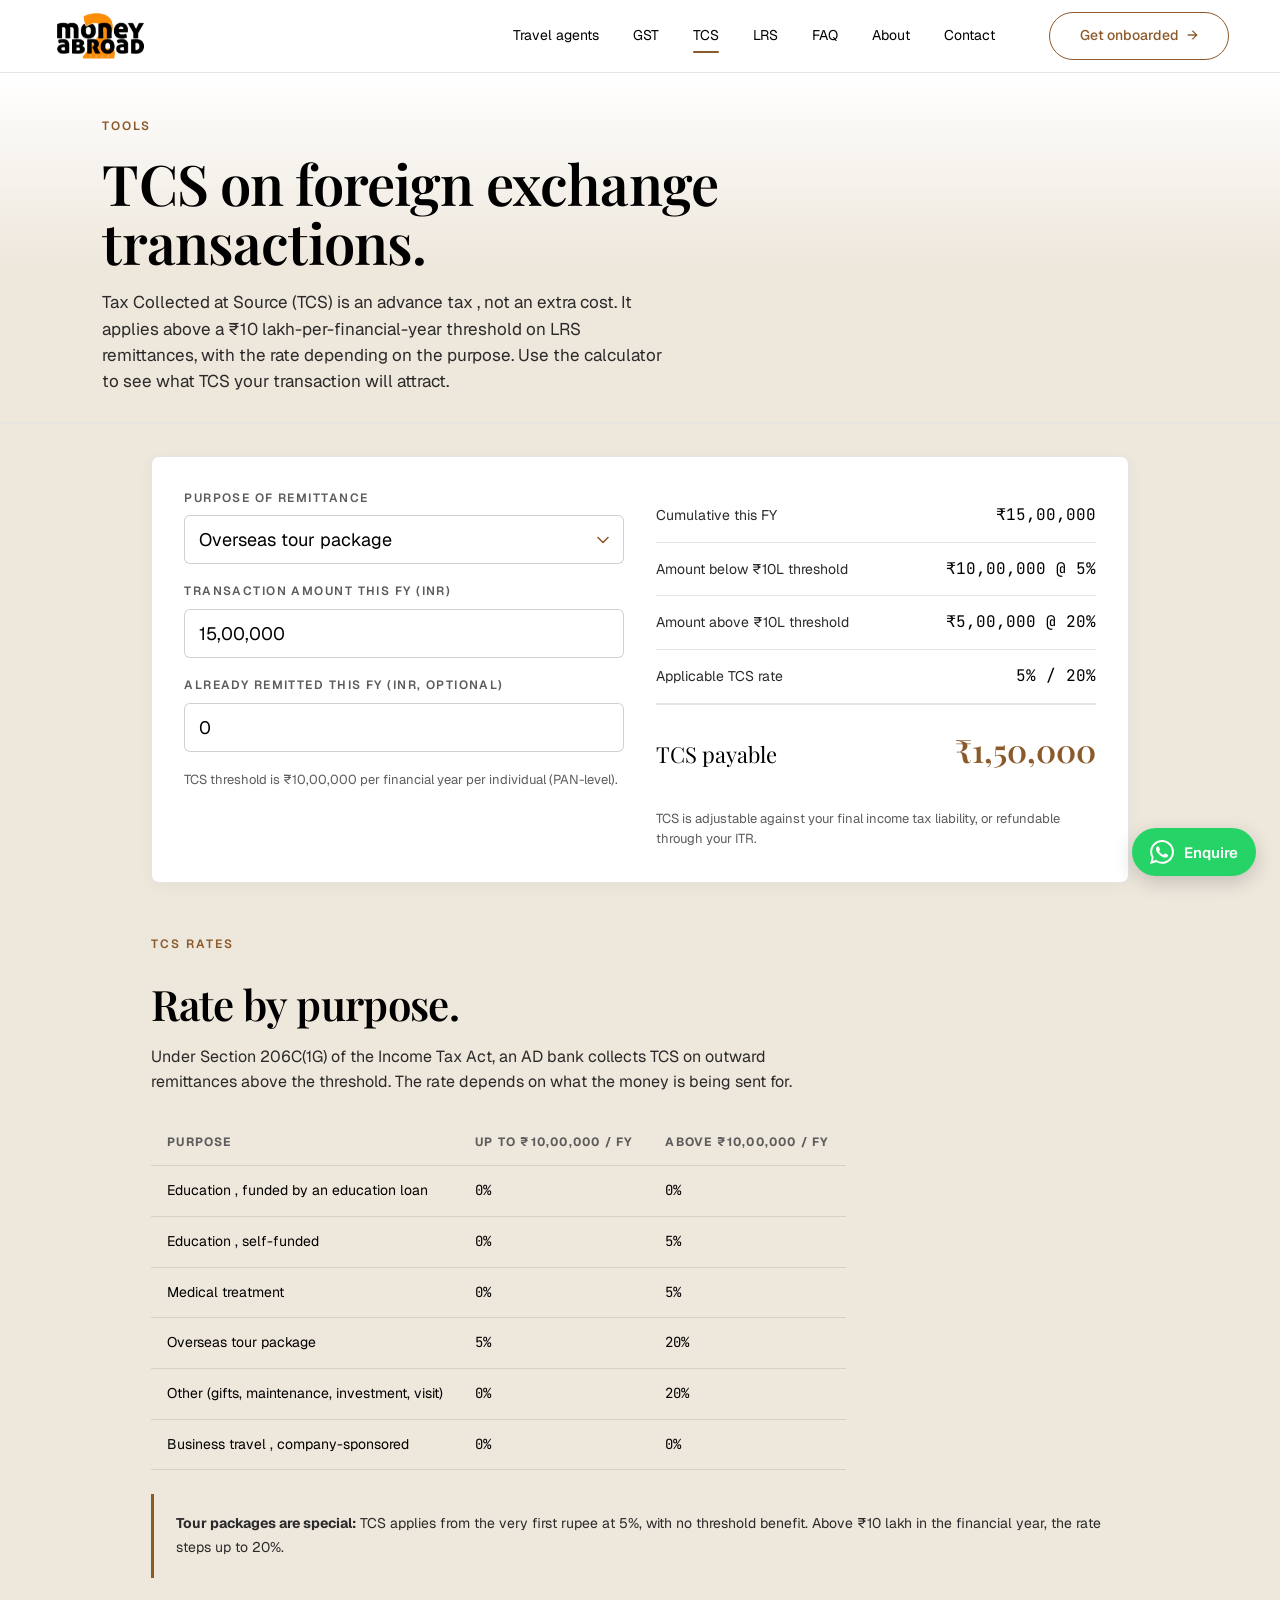
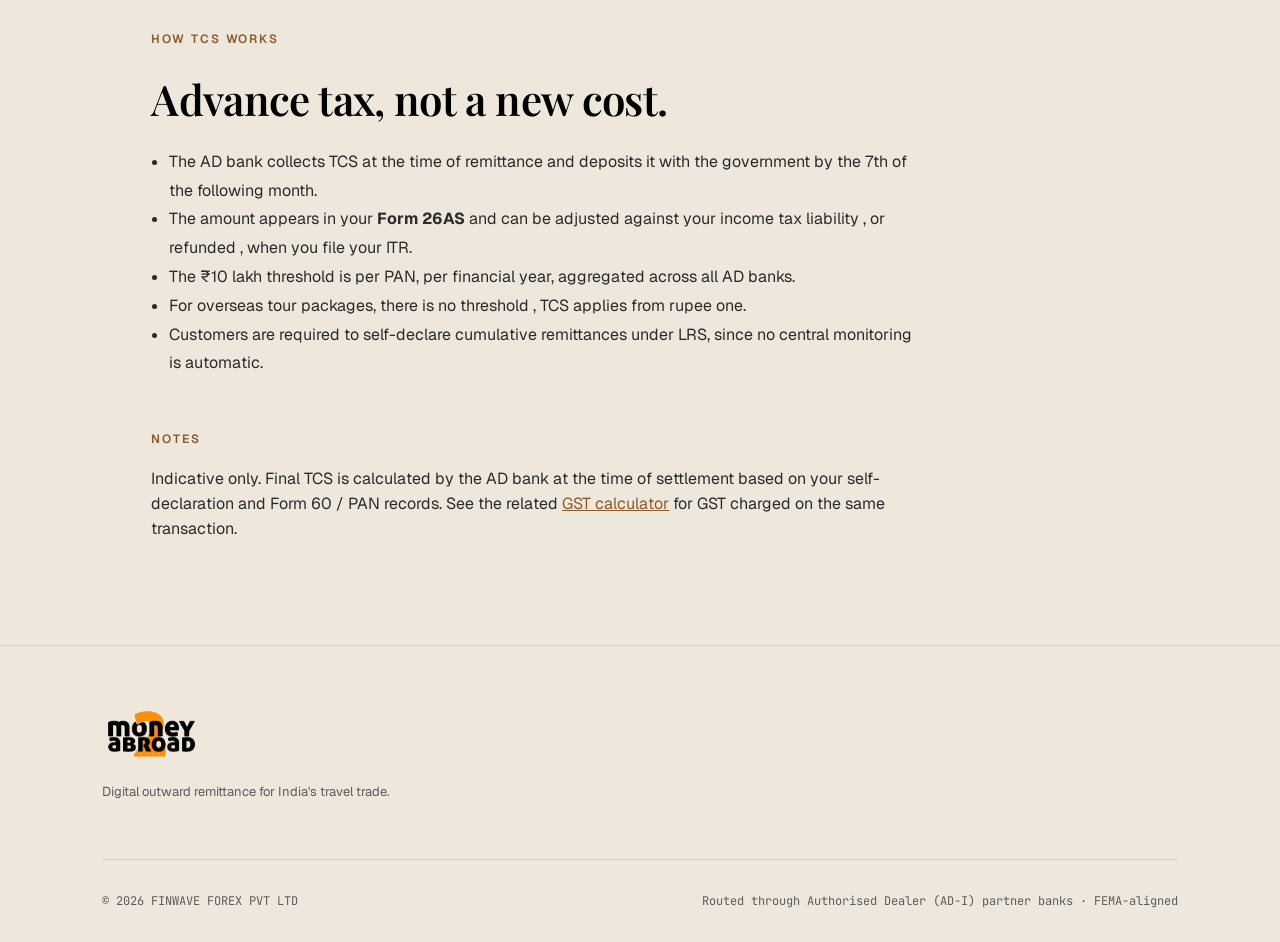
<file: tcs-calculator/index.html>
<!doctype html>
<html lang="en">
<head>
<meta charset="utf-8" />
<meta name="viewport" content="width=device-width,initial-scale=1" />
<meta name="description" content="TCS calculator for foreign exchange and LRS remittances , Tax Collected at Source by purpose, with the ₹10 lakh threshold per financial year." />
<meta name="theme-color" content="#ffffff" />
<title>TCS on Foreign Exchange , Money2Abroad</title>
<link rel="icon" type="image/jpeg" href="../Money2Abroad Logo.jpg" />
<link rel="preconnect" href="https://fonts.googleapis.com">
<link rel="preconnect" href="https://fonts.gstatic.com" crossorigin>
<link href="https://fonts.googleapis.com/css2?family=Geist:wght@300;400;500;600;700&family=JetBrains+Mono:wght@400;500&family=Playfair+Display:wght@500;600;700;800&family=Source+Serif+4:wght@400;600&display=swap" rel="stylesheet">
<link rel="stylesheet" href="../css/main.css" />
<style>
  .calc-shell{padding:32px var(--pad) 56px;max-width:1080px;margin:0 auto;}
  .calc-shell > section{padding:0 !important;margin-top:48px;}
  @media (max-width: 700px){.calc-shell{padding:20px var(--pad) 36px;} .calc-shell > section{margin-top:32px;}}
  .calc-card{background:#fff;border:1px solid var(--line);border-radius:8px;padding:32px;box-shadow:0 4px 16px rgba(0,0,0,0.04);}
  .calc-grid{display:grid;grid-template-columns:1fr 1fr;gap:32px;}
  @media (max-width:760px){.calc-grid{grid-template-columns:1fr;}}
  .field{display:flex;flex-direction:column;gap:8px;margin-bottom:18px;}
  .field label{font-family:'Geist',sans-serif;font-size:12px;font-weight:600;letter-spacing:.12em;text-transform:uppercase;color:var(--ink-3);}
  .field input,.field select{font-family:'Geist',sans-serif;font-size:18px;padding:12px 14px;border:1px solid var(--line-strong);border-radius:6px;background:#fff;color:var(--ink);width:100%;box-sizing:border-box;}
  .field select{appearance:none;-webkit-appearance:none;-moz-appearance:none;padding-right:40px;background-image:url("data:image/svg+xml;utf8,<svg xmlns='http://www.w3.org/2000/svg' width='12' height='8' viewBox='0 0 12 8'><path fill='none' stroke='%238b5a2b' stroke-width='1.6' stroke-linecap='round' stroke-linejoin='round' d='M1 1.5l5 5 5-5'/></svg>");background-repeat:no-repeat;background-position:right 14px center;}
  .field input:focus,.field select:focus{outline:2px solid var(--accent);outline-offset:1px;}
  .result-row{display:flex;justify-content:space-between;align-items:baseline;padding:14px 0;border-bottom:1px solid var(--line);}
  .result-row:last-of-type{border-bottom:0;}
  .result-row .lbl{color:var(--ink-2);font-size:14px;}
  .result-row .val{font-family:'JetBrains Mono',monospace;font-size:16px;color:var(--ink);}
  .result-total{display:flex;justify-content:space-between;align-items:baseline;padding:20px 0;margin-top:0;border-top:1px solid var(--line);}
  .result-total .lbl{font-family:'Playfair Display',serif;font-size:22px;color:var(--ink);}
  .result-total .val{font-family:'Playfair Display',serif;font-size:32px;font-weight:600;color:var(--accent);}
  .slab-table{width:100%;border-collapse:collapse;margin-top:24px;}
  .slab-table th,.slab-table td{text-align:left;padding:14px 16px;border-bottom:1px solid var(--line);font-size:14px;}
  .slab-table th{font-family:'Geist',sans-serif;font-size:12px;text-transform:uppercase;letter-spacing:.1em;color:var(--ink-3);background:var(--bg);}
  .slab-table td.rate{font-family:'JetBrains Mono',monospace;}
  .note{background:var(--bg);border-left:3px solid var(--accent);padding:18px 22px;margin-top:24px;border-radius:0 6px 6px 0;}
  .note p{color:var(--ink-2);font-size:14px;line-height:1.7;margin:0;}
</style>
    <link rel="canonical" href="https://money2abroad.com/tcs-calculator/">
    <meta property="og:type" content="website">
    <meta property="og:title" content="TCS on Foreign Exchange , Money2Abroad">
    <meta property="og:description" content="TCS calculator for foreign exchange and LRS remittances , Tax Collected at Source by purpose, with the ₹10 lakh threshold per financial year.">
    <meta property="og:url" content="https://money2abroad.com/tcs-calculator/">
    <meta name="twitter:card" content="summary">
    <meta name="twitter:title" content="TCS on Foreign Exchange , Money2Abroad">
    <meta name="twitter:description" content="TCS calculator for foreign exchange and LRS remittances , Tax Collected at Source by purpose, with the ₹10 lakh threshold per financial year.">
</head>
<body>

<nav class="top">
  <div class="nav-inner">
    <a class="brand" href="../">
      <span class="brand-mark"></span>
    </a>
    <div class="nav-links">
      <a href="../remittance-for-travel-agents/">Travel agents</a>
      <a href="../gst-calculator/">GST</a>
      <span class="current" aria-current="page">TCS</span>
      <a href="../rbi-guidelines/">LRS</a>
      <a href="../faq/">FAQ</a>
      <a href="../about-us/">About</a>
      <a href="../contact-us/">Contact</a>
    </div>
    <div class="nav-cta">
      <a href="../contact-us/" class="btn btn-accent">Get onboarded <span class="arrow">→</span></a>
      <button type="button" class="nav-toggle" aria-expanded="false" aria-controls="mobile-menu" aria-label="Open menu">
        <span class="bars"><span></span></span>
      </button>
    </div>
  </div>
  <div class="mobile-menu" id="mobile-menu">
      <a href="../remittance-for-travel-agents/">Travel agents</a>
      <a href="../gst-calculator/">GST</a>
      <span class="current" aria-current="page">TCS</span>
      <a href="../rbi-guidelines/">LRS</a>
      <a href="../faq/">FAQ</a>
      <a href="../about-us/">About</a>
      <a href="../contact-us/">Contact</a>
    <div class="mobile-cta">
      <a href="../contact-us/" class="btn btn-accent">Get onboarded</a>
    </div>
  </div>
</nav>
<script>
(function(){
  var btn=document.querySelector('.nav-toggle');var menu=document.getElementById('mobile-menu');if(!btn||!menu)return;
  function close(){btn.setAttribute('aria-expanded','false');menu.classList.remove('open');}
  btn.addEventListener('click',function(){var open=btn.getAttribute('aria-expanded')==='true';btn.setAttribute('aria-expanded',String(!open));menu.classList.toggle('open',!open);});
  menu.querySelectorAll('a').forEach(function(a){a.addEventListener('click',close);});
})();
</script>

<header class="about-hero">
  <div class="wrap">
    <div class="eyebrow">Tools</div>
    <div class="spacer-sm"></div>
    <h1>TCS on foreign exchange transactions.</h1>
    <p class="lead">Tax Collected at Source (TCS) is an advance tax , not an extra cost. It applies above a ₹10 lakh-per-financial-year threshold on LRS remittances, with the rate depending on the purpose. Use the calculator to see what TCS your transaction will attract.</p>
  </div>
</header>

<main class="calc-shell">

  <div class="calc-card">
    <div class="calc-grid">
      <div>
        <div class="field">
          <label for="tcs-purpose">Purpose of remittance</label>
          <select id="tcs-purpose">
            <option value="edu-loan">Education , funded by an education loan</option>
            <option value="edu-self">Education , self-funded</option>
            <option value="medical">Medical treatment abroad</option>
            <option value="tour" selected>Overseas tour package</option>
            <option value="other">Other (gifts, maintenance, investment, visit)</option>
            <option value="business">Business travel (company-sponsored)</option>
          </select>
        </div>
        <div class="field">
          <label for="tcs-amt">Transaction amount this FY (INR)</label>
          <input id="tcs-amt" type="text" inputmode="numeric" maxlength="11" value="15,00,000" />
        </div>
        <div class="field">
          <label for="tcs-prev">Already remitted this FY (INR, optional)</label>
          <input id="tcs-prev" type="text" inputmode="numeric" maxlength="11" value="0" />
        </div>
        <p style="font-size:13px;color:var(--ink-3);line-height:1.6;">TCS threshold is ₹10,00,000 per financial year per individual (PAN-level).</p>
      </div>
      <div>
        <div class="result-row"><span class="lbl">Cumulative this FY</span><span class="val" id="tcs-cum">,</span></div>
        <div class="result-row"><span class="lbl">Amount below ₹10L threshold</span><span class="val" id="tcs-below">,</span></div>
        <div class="result-row"><span class="lbl">Amount above ₹10L threshold</span><span class="val" id="tcs-above">,</span></div>
        <div class="result-row"><span class="lbl">Applicable TCS rate</span><span class="val" id="tcs-rate">,</span></div>
        <div class="result-total"><span class="lbl">TCS payable</span><span class="val" id="tcs-total">₹0</span></div>
        <p style="font-size:13px;color:var(--ink-3);line-height:1.6;margin-top:14px;">TCS is adjustable against your final income tax liability, or refundable through your ITR.</p>
      </div>
    </div>
  </div>

  <section>
    <div class="eyebrow">TCS rates</div>
    <div class="spacer-sm"></div>
    <h2 style="font-family:'Playfair Display',serif;font-size:clamp(28px,4vw,42px);font-weight:600;margin-bottom:8px;">Rate by purpose.</h2>
    <p style="color:var(--ink-2);max-width:60ch;">Under Section 206C(1G) of the Income Tax Act, an AD bank collects TCS on outward remittances above the threshold. The rate depends on what the money is being sent for.</p>

    <table class="slab-table" aria-label="TCS rates by purpose">
      <thead>
        <tr><th>Purpose</th><th>Up to ₹10,00,000 / FY</th><th>Above ₹10,00,000 / FY</th></tr>
      </thead>
      <tbody>
        <tr><td>Education , funded by an education loan</td><td class="rate">0%</td><td class="rate">0%</td></tr>
        <tr><td>Education , self-funded</td><td class="rate">0%</td><td class="rate">5%</td></tr>
        <tr><td>Medical treatment</td><td class="rate">0%</td><td class="rate">5%</td></tr>
        <tr><td>Overseas tour package</td><td class="rate">5%</td><td class="rate">20%</td></tr>
        <tr><td>Other (gifts, maintenance, investment, visit)</td><td class="rate">0%</td><td class="rate">20%</td></tr>
        <tr><td>Business travel , company-sponsored</td><td class="rate">0%</td><td class="rate">0%</td></tr>
      </tbody>
    </table>

    <div class="note">
      <p><strong>Tour packages are special:</strong> TCS applies from the very first rupee at 5%, with no threshold benefit. Above ₹10 lakh in the financial year, the rate steps up to 20%.</p>
    </div>
  </section>

  <section>
    <div class="eyebrow">How TCS works</div>
    <div class="spacer-sm"></div>
    <h2 style="font-family:'Playfair Display',serif;font-size:clamp(28px,4vw,42px);font-weight:600;margin-bottom:16px;">Advance tax, not a new cost.</h2>
    <ul style="color:var(--ink-2);max-width:70ch;line-height:1.8;padding-left:18px;">
      <li>The AD bank collects TCS at the time of remittance and deposits it with the government by the 7th of the following month.</li>
      <li>The amount appears in your <strong>Form 26AS</strong> and can be adjusted against your income tax liability , or refunded , when you file your ITR.</li>
      <li>The ₹10 lakh threshold is per PAN, per financial year, aggregated across all AD banks.</li>
      <li>For overseas tour packages, there is <em>no</em> threshold , TCS applies from rupee one.</li>
      <li>Customers are required to self-declare cumulative remittances under LRS, since no central monitoring is automatic.</li>
    </ul>
  </section>

  <section>
    <div class="eyebrow">Notes</div>
    <div class="spacer-sm"></div>
    <p style="color:var(--ink-2);max-width:70ch;">Indicative only. Final TCS is calculated by the AD bank at the time of settlement based on your self-declaration and Form 60 / PAN records. See the related <a href="../gst-calculator/">GST calculator</a> for GST charged on the same transaction.</p>
  </section>

</main>

<footer>
  <div class="wrap">
    <div class="foot-grid">
      <div>
        <a class="brand" href="../">
          <span class="brand-mark"></span>
        </a>
        <p class="foot-blurb">Digital outward remittance for India's travel trade.</p>
      </div>
      <div class="foot-col">
        <h5>Site</h5>
        <a href="../">Home</a>
        <a href="../remittance-for-travel-agents/">Travel agents</a>
        <a href="../about-us/">About</a>
        <a href="../faq/">FAQ</a>
        <a href="../contact-us/">Contact</a>
      </div>
      <div class="foot-col">
        <h5>Tools</h5>
        <a href="../gst-calculator/">GST calculator</a>
        <a href="./">TCS calculator</a>
      </div>
      <div class="foot-col">
        <h5>Talk to us</h5>
        <a href="mailto:info@finwaveforex.com">info@finwaveforex.com</a>
        <a href="tel:+917948916100">+91 79 4891 6100</a>
        <a href="tel:+919898906133">+91 98989 06133</a>
        <a href="#">Ahmedabad · Navrangpura</a>
      </div>
    </div>
    <div class="foot-bottom">
      <div class="legal">© 2026 FINWAVE FOREX PVT LTD</div>
      <div class="legal">Routed through Authorised Dealer (AD-I) partner banks · FEMA-aligned</div>
    </div>
  </div>
</footer>

<script>
(function(){
  var purpose=document.getElementById('tcs-purpose');
  var amt=document.getElementById('tcs-amt');
  var prev=document.getElementById('tcs-prev');
  var cumOut=document.getElementById('tcs-cum');
  var belowOut=document.getElementById('tcs-below');
  var aboveOut=document.getElementById('tcs-above');
  var rateOut=document.getElementById('tcs-rate');
  var totalOut=document.getElementById('tcs-total');

  var THRESHOLD=1000000;
  // Rates: [below threshold, above threshold]
  var RATES={
    'edu-loan':[0,0],
    'edu-self':[0,0.05],
    'medical':[0,0.05],
    'tour':[0.05,0.20],
    'other':[0,0.20],
    'business':[0,0]
  };

  function parseAmt(s){return parseFloat(String(s||'').replace(/[^\d.]/g,''))||0;}
  function clampDigits(el){var d=String(el.value||'').replace(/\D/g,'').slice(0,8);el.value=d?new Intl.NumberFormat('en-IN').format(parseInt(d,10)):'';}
  function fmtINR(n){return '₹'+new Intl.NumberFormat('en-IN',{maximumFractionDigits:2}).format(n);}
  function fmtPct(p){return (p*100).toFixed(p>=0.01?0:2)+'%';}

  function recompute(){
    var p=purpose.value;
    var v=parseAmt(amt.value);
    var already=parseAmt(prev.value);
    var rates=RATES[p];

    var below,above;
    if(p==='tour'){
      // No threshold benefit, but rate steps up above 10L cumulative
      var cum=already+v;
      if(already>=THRESHOLD){
        below=0;above=v;
      } else if(cum<=THRESHOLD){
        below=v;above=0;
      } else {
        below=THRESHOLD-already;above=cum-THRESHOLD;
      }
    } else {
      var cum=already+v;
      if(already>=THRESHOLD){
        below=0;above=v;
      } else if(cum<=THRESHOLD){
        below=v;above=0;
      } else {
        below=THRESHOLD-already;above=cum-THRESHOLD;
      }
    }
    var tcs=below*rates[0]+above*rates[1];

    cumOut.textContent=fmtINR(already+v);
    belowOut.textContent=fmtINR(below)+' @ '+fmtPct(rates[0]);
    aboveOut.textContent=fmtINR(above)+' @ '+fmtPct(rates[1]);
    rateOut.textContent=rates[0]===rates[1]?fmtPct(rates[0]):fmtPct(rates[0])+' / '+fmtPct(rates[1]);
    totalOut.textContent=fmtINR(tcs);
  }
  function pretty(el){var v=parseAmt(el.value);if(v>0)el.value=new Intl.NumberFormat('en-IN').format(v);}
  purpose.addEventListener('change',recompute);
  amt.addEventListener('input',function(){clampDigits(amt);recompute();});
  prev.addEventListener('input',function(){clampDigits(prev);recompute();});
  recompute();
})();
</script>

<!-- WhatsApp enquiry button -->
<a class="wa-fab" href="https://wa.me/919081351818?text=Hi%20Money2Abroad%2C%20I%27d%20like%20to%20enquire%20about%20outward%20remittance." target="_blank" rel="noopener noreferrer" aria-label="Enquire on WhatsApp">
  <svg viewBox="0 0 24 24" aria-hidden="true" focusable="false"><path d="M.057 24l1.687-6.163a11.867 11.867 0 0 1-1.587-5.946C.16 5.335 5.495 0 12.05 0a11.817 11.817 0 0 1 8.413 3.488 11.824 11.824 0 0 1 3.48 8.414c-.003 6.557-5.338 11.892-11.893 11.892a11.9 11.9 0 0 1-5.688-1.448L.057 24zm6.597-3.807c1.676.995 3.276 1.591 5.392 1.592 5.448 0 9.886-4.434 9.889-9.885.002-5.462-4.415-9.89-9.881-9.892-5.452 0-9.887 4.434-9.889 9.884a9.86 9.86 0 0 0 1.51 5.26l-.999 3.648 3.728-.979zm11.387-5.464c-.074-.124-.272-.198-.57-.347-.297-.149-1.758-.868-2.031-.967-.272-.099-.47-.149-.669.149-.198.297-.768.967-.941 1.165-.173.198-.347.223-.644.074-.297-.149-1.255-.462-2.39-1.475-.883-.788-1.48-1.761-1.653-2.059-.173-.297-.018-.458.13-.606.134-.133.297-.347.446-.521.151-.172.2-.296.3-.495.099-.198.05-.372-.025-.521-.075-.148-.669-1.611-.916-2.206-.242-.579-.487-.501-.669-.51l-.57-.01c-.198 0-.52.074-.792.372-.272.297-1.04 1.017-1.04 2.479 0 1.461 1.065 2.875 1.213 3.074.149.198 2.095 3.2 5.076 4.487.709.306 1.263.489 1.694.626.712.226 1.36.194 1.872.118.571-.085 1.758-.719 2.006-1.413.248-.694.248-1.29.173-1.414z"/></svg>
  <span class="wa-label">Enquire</span>
</a>
</body>
</html>
</file>
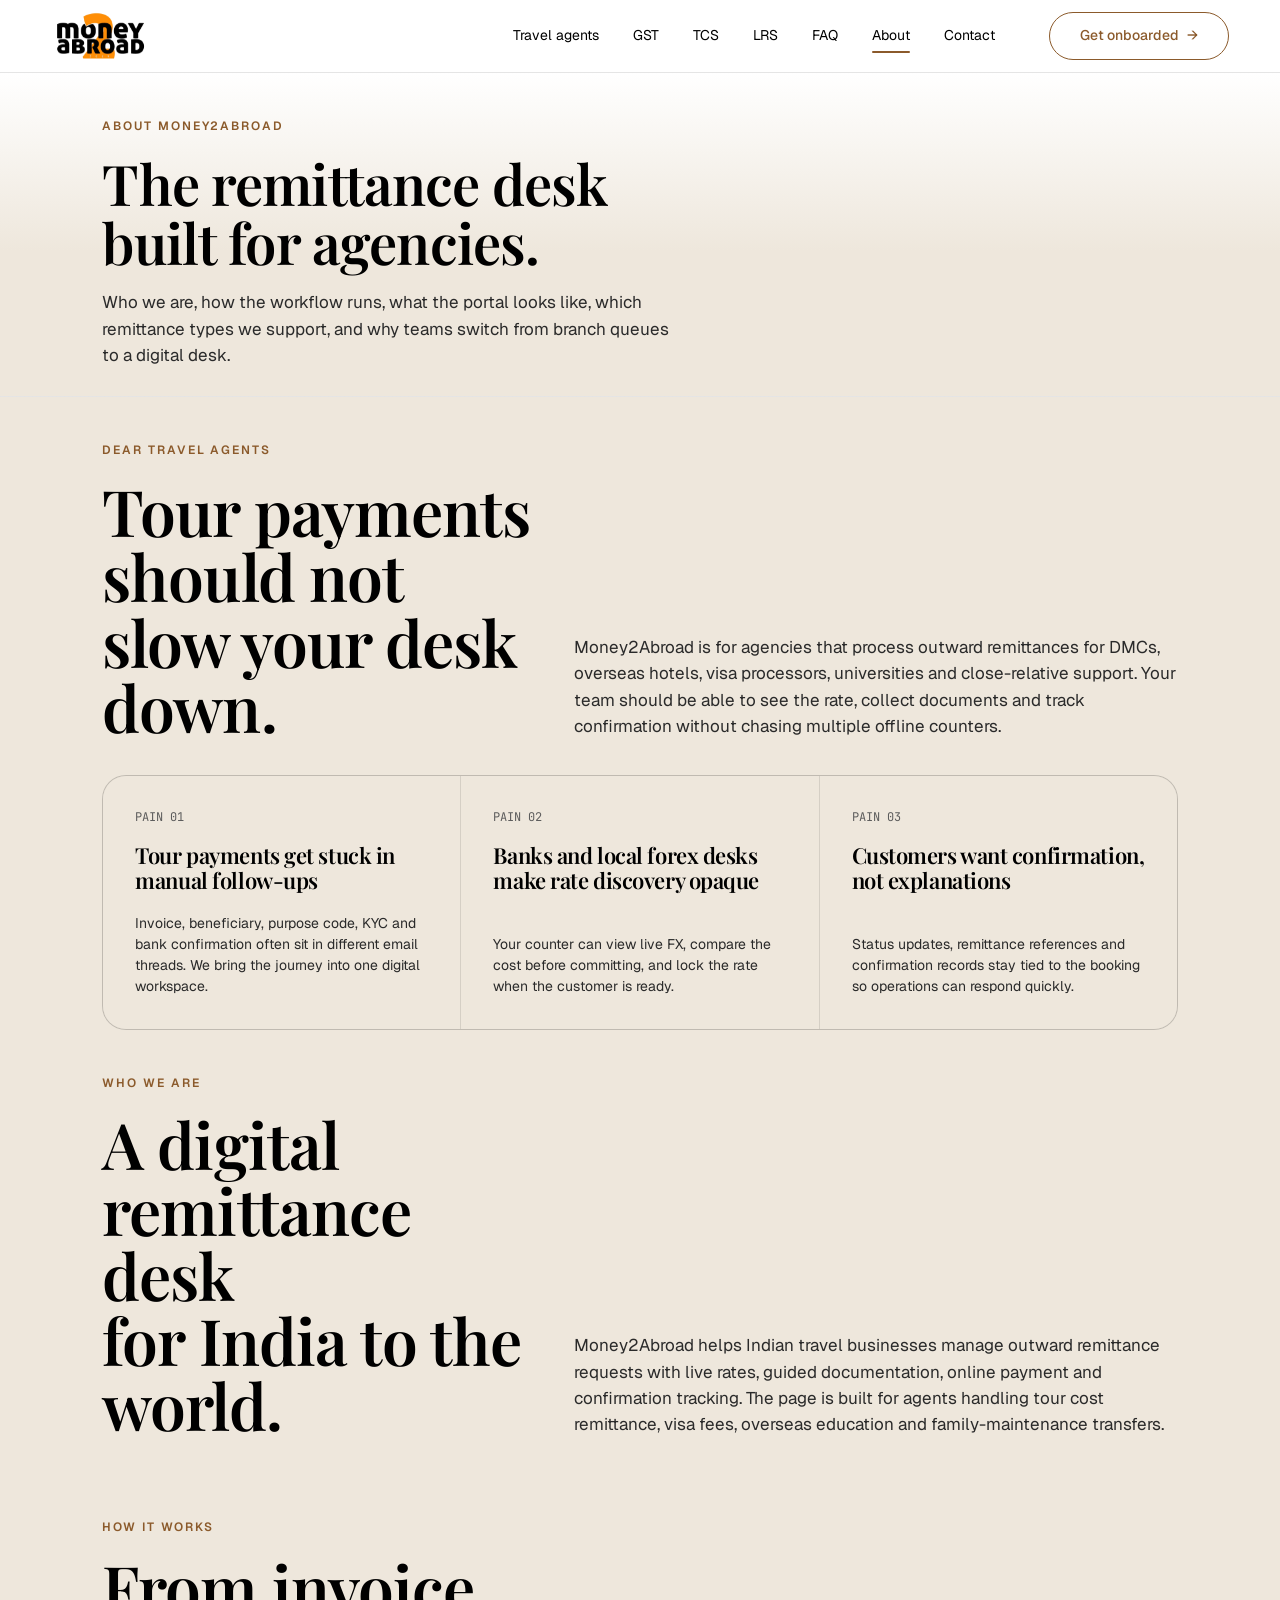
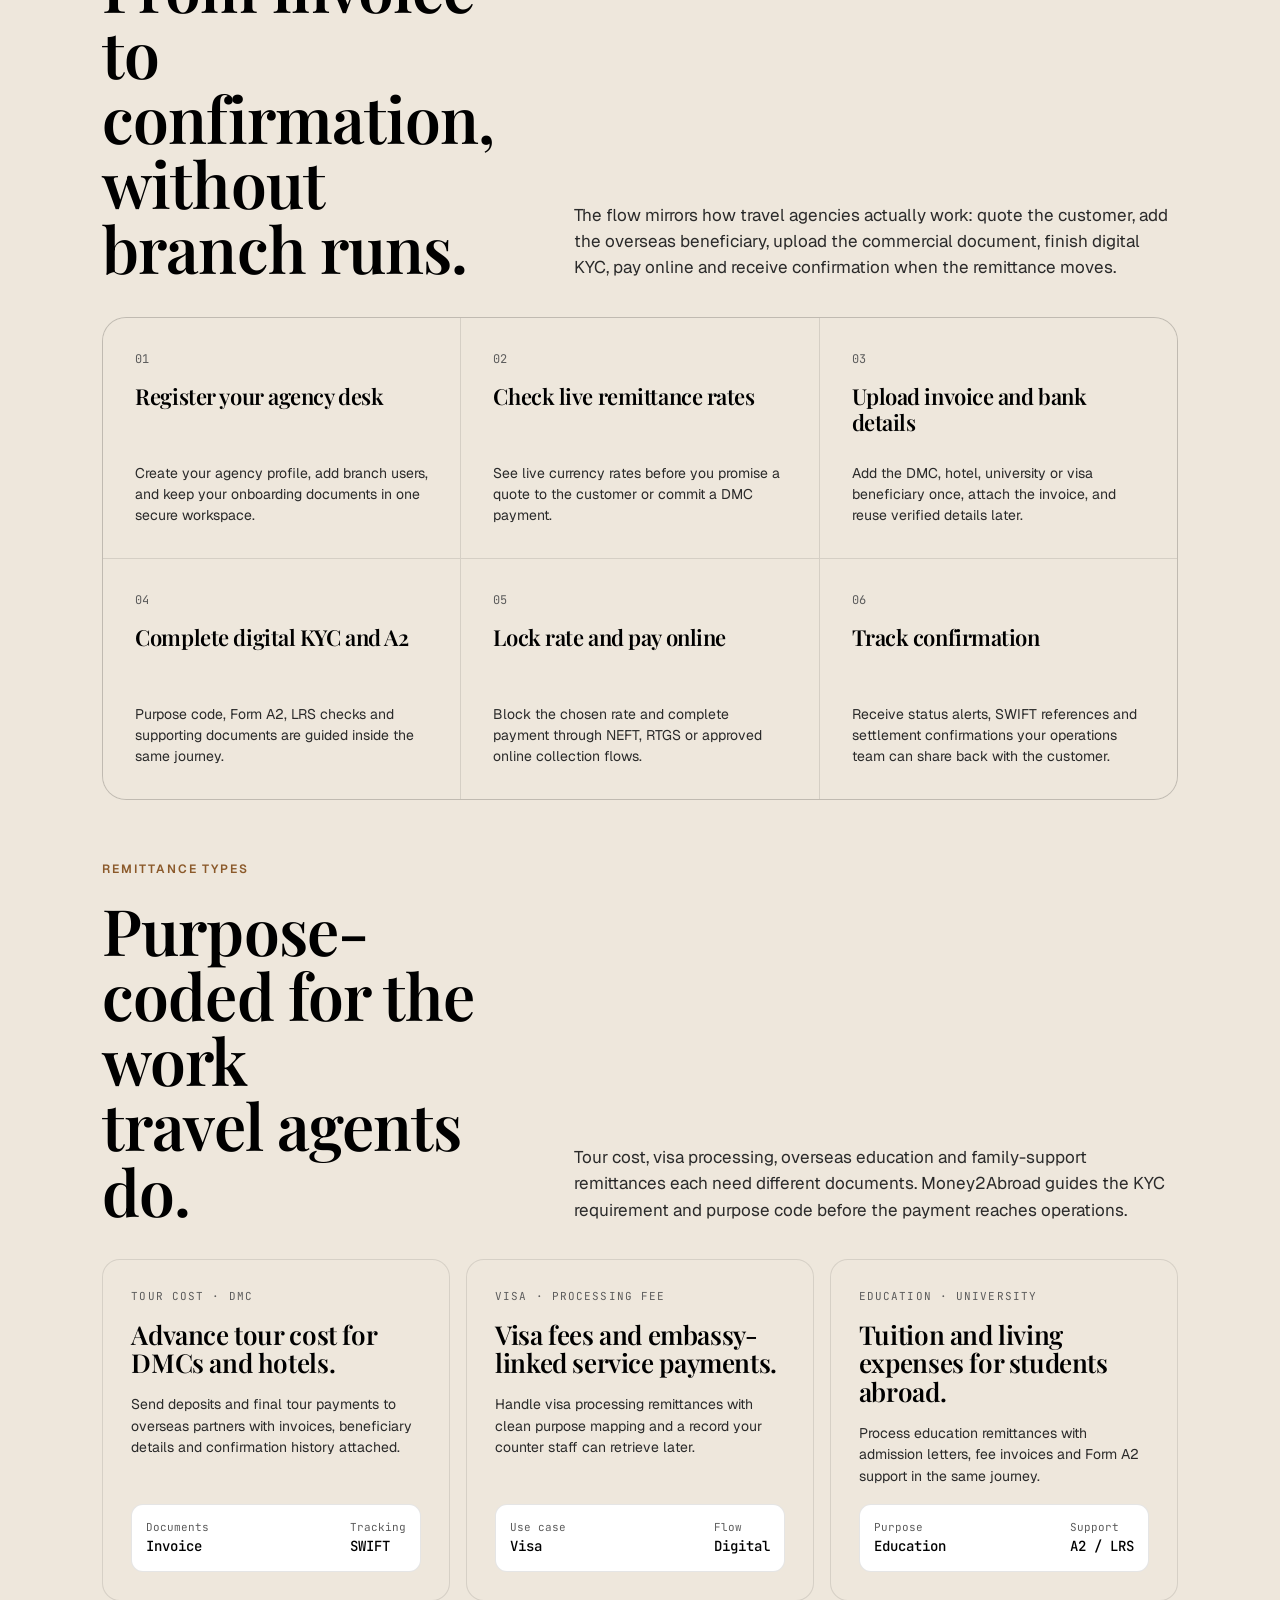
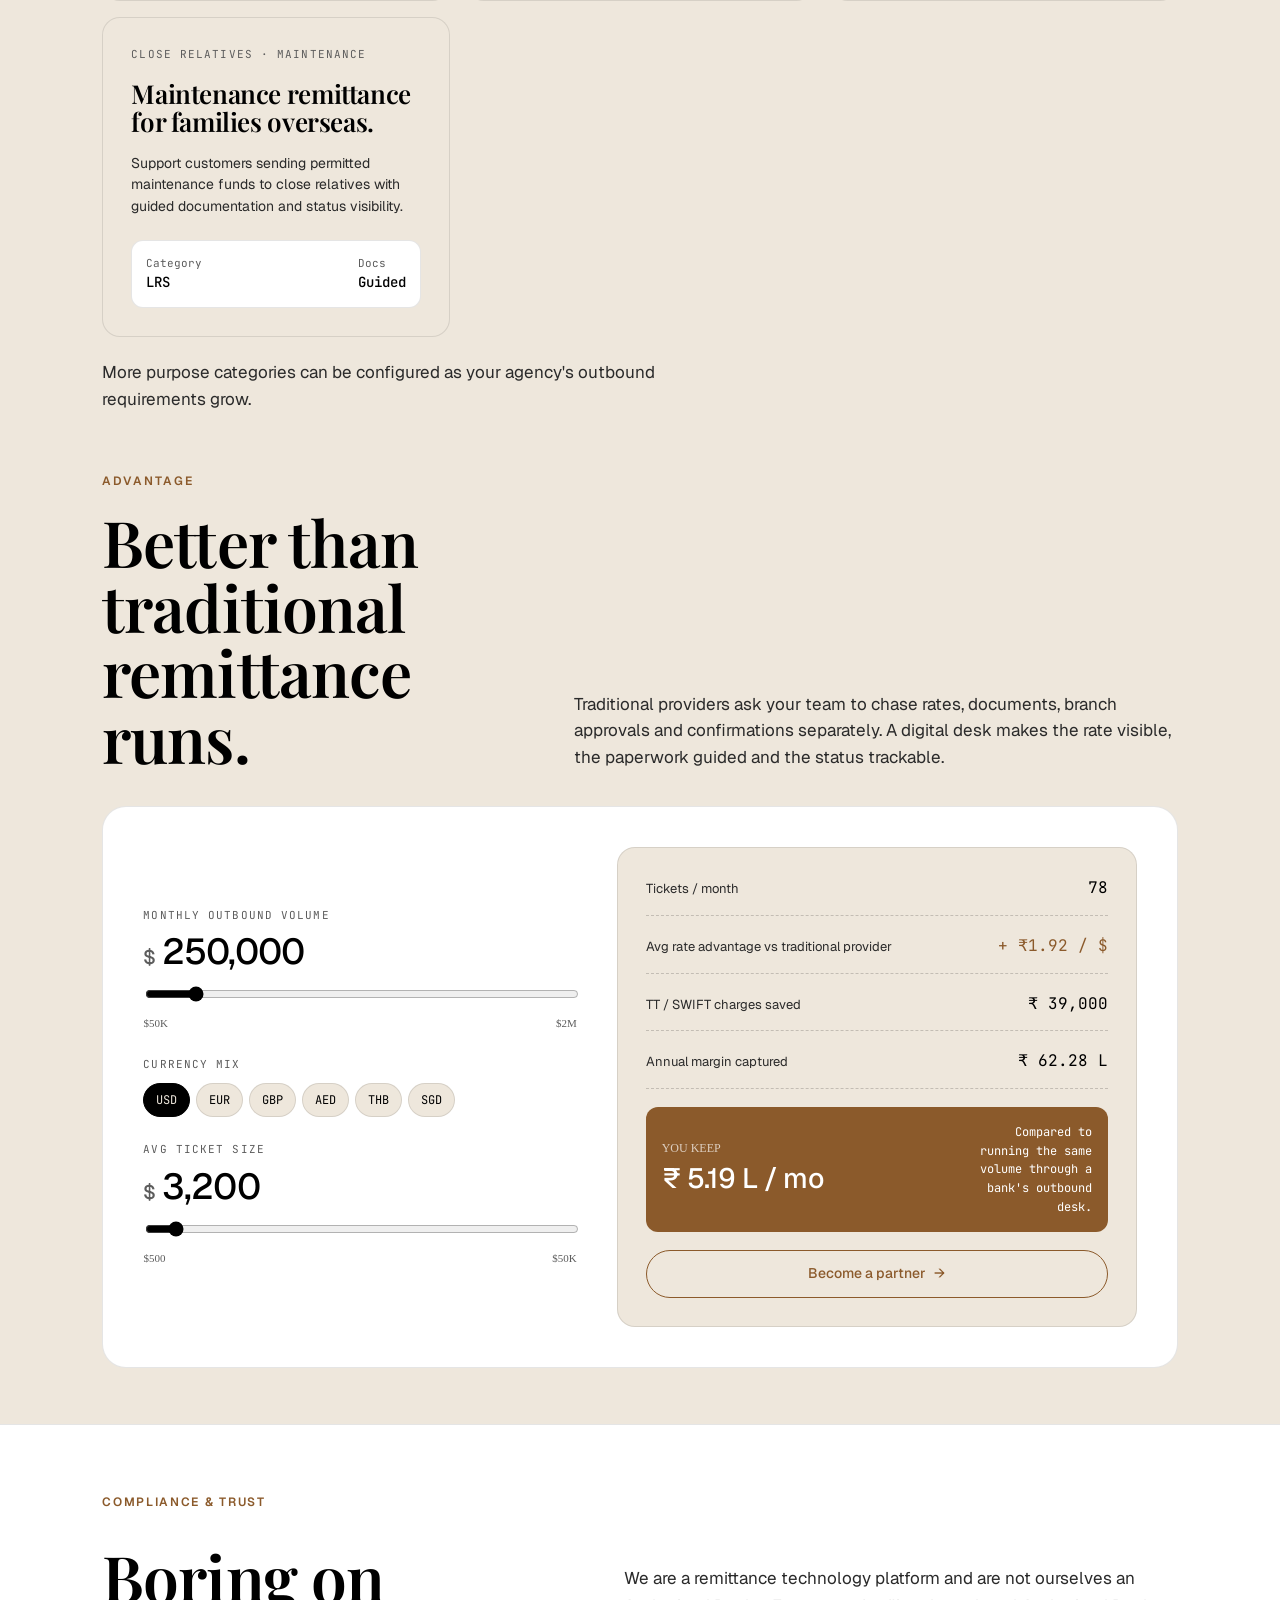
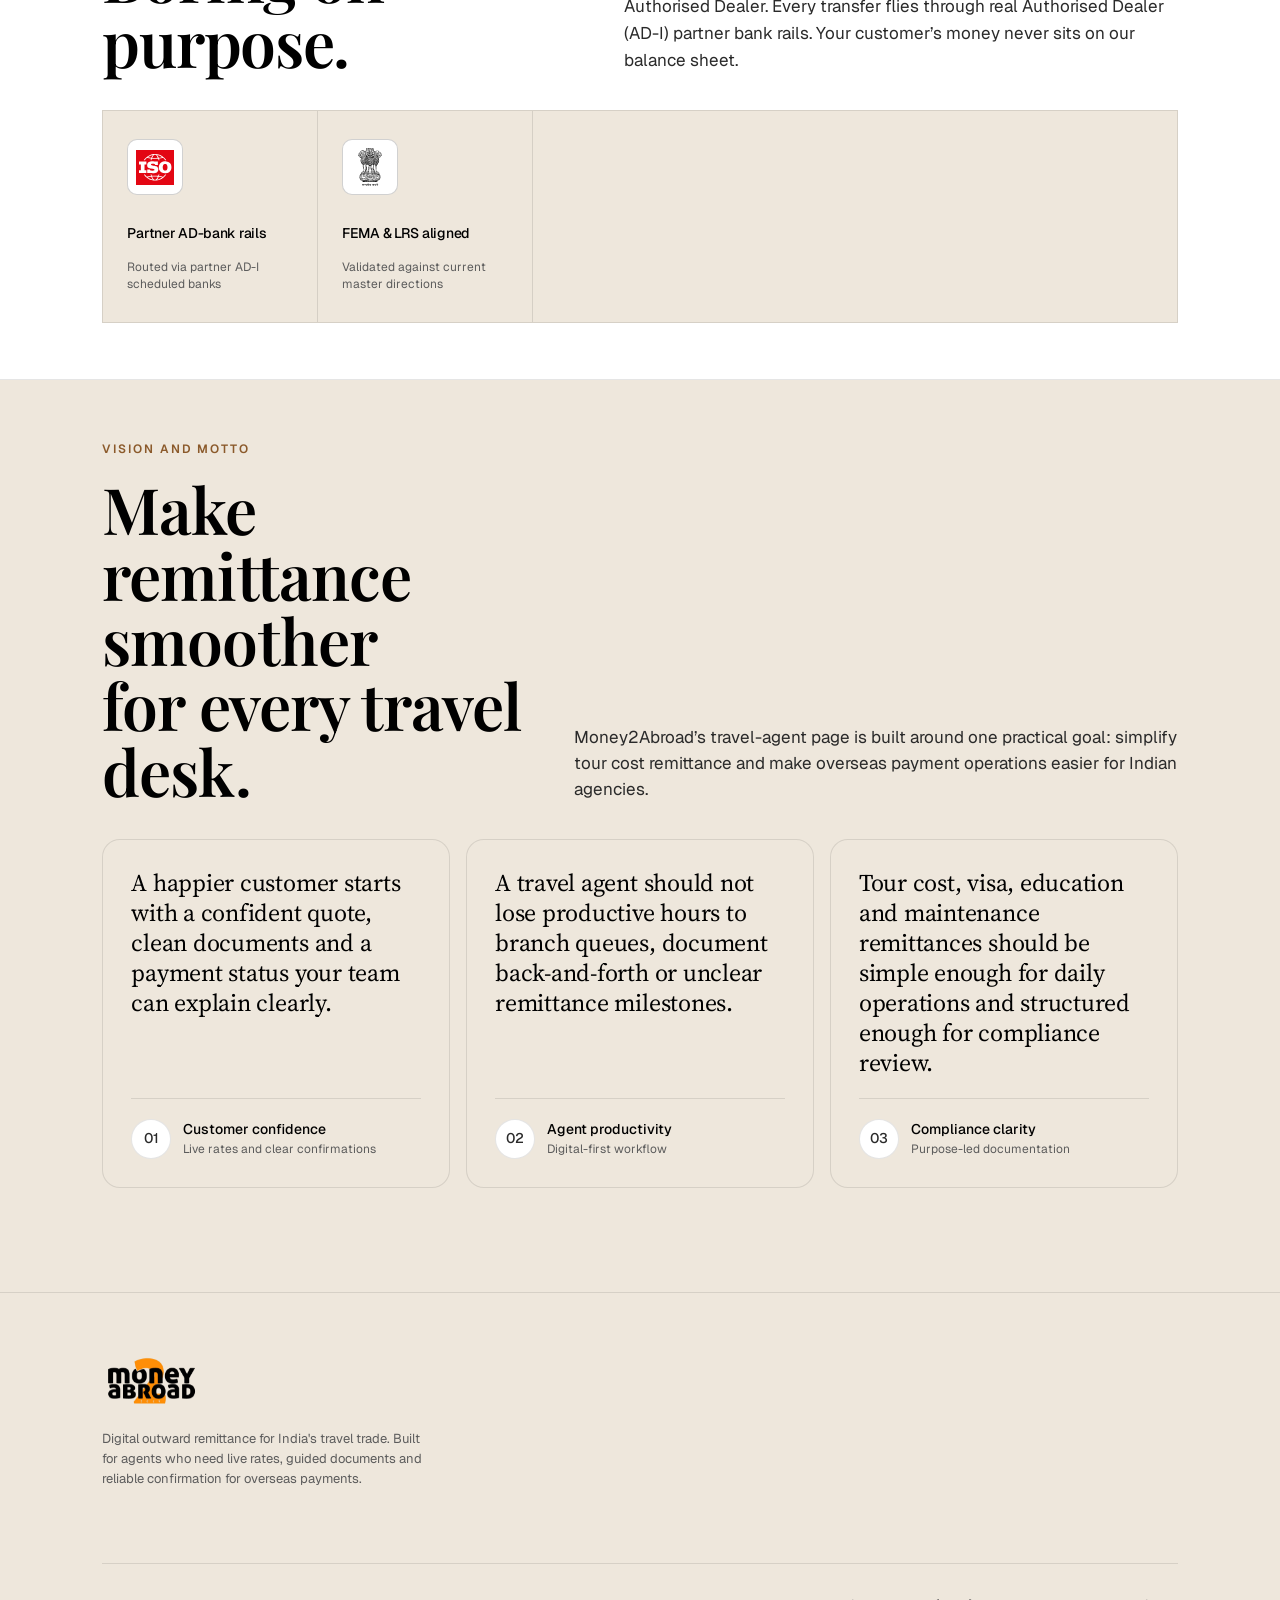
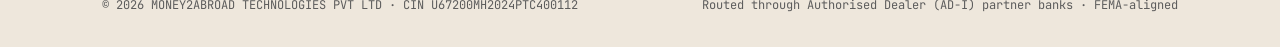
<file: public/about-us/index.html>
<!doctype html>
<html lang="en">
<head>
<meta charset="utf-8" />
<meta name="viewport" content="width=device-width,initial-scale=1" />
<meta name="description" content="About Money2Abroad , digital outward remittance for India’s travel trade: process, portal, remittance types, and compliance." />
<meta name="theme-color" content="#ffffff" />
<title>About us , Money2Abroad</title>
<link rel="icon" type="image/jpeg" href="../Money2Abroad Logo.jpg" />
<link rel="preconnect" href="https://fonts.googleapis.com">
<link rel="preconnect" href="https://fonts.gstatic.com" crossorigin>
<link href="https://fonts.googleapis.com/css2?family=Geist:wght@300;400;500;600;700&family=JetBrains+Mono:wght@400;500&family=Playfair+Display:wght@500;600;700;800&family=Source+Serif+4:wght@400;600&display=swap" rel="stylesheet">
<link rel="stylesheet" href="../css/main.css" />
</head>
<body>

<nav class="top">
  <div class="nav-inner">
    <a class="brand" href="../">
      <span class="brand-mark"></span>
    </a>
    <div class="nav-links">
      <a href="../remittance-for-travel-agents/">Travel agents</a>
      <a href="../gst-calculator/">GST</a>
      <a href="../tcs-calculator/">TCS</a>
      <a href="../rbi-guidelines/">LRS</a>
      <a href="../faq/">FAQ</a>
      <span class="current" aria-current="page">About</span>
      <a href="../contact-us/">Contact</a>
    </div>
    <div class="nav-cta">
      <a href="../contact-us/" class="btn btn-accent">Get onboarded <span class="arrow">→</span></a>
      <button type="button" class="nav-toggle" aria-expanded="false" aria-controls="mobile-menu" aria-label="Open menu">
        <span class="bars"><span></span></span>
      </button>
    </div>
  </div>
  <div class="mobile-menu" id="mobile-menu">
      <a href="../remittance-for-travel-agents/">Travel agents</a>
      <a href="../gst-calculator/">GST</a>
      <a href="../tcs-calculator/">TCS</a>
      <a href="../rbi-guidelines/">LRS</a>
      <a href="../faq/">FAQ</a>
      <span class="current" aria-current="page">About</span>
      <a href="../contact-us/">Contact</a>
    <div class="mobile-cta">
      <a href="../contact-us/" class="btn btn-accent">Get onboarded</a>
    </div>
  </div>
</nav>
<script>
(function(){
  var btn = document.querySelector('.nav-toggle');
  var menu = document.getElementById('mobile-menu');
  if (!btn || !menu) return;
  function close(){ btn.setAttribute('aria-expanded','false'); menu.classList.remove('open'); }
  btn.addEventListener('click', function(){
    var open = btn.getAttribute('aria-expanded') === 'true';
    btn.setAttribute('aria-expanded', String(!open));
    menu.classList.toggle('open', !open);
  });
  menu.querySelectorAll('a').forEach(function(a){ a.addEventListener('click', close); });
})();
</script>

<header class="about-hero">
  <div class="wrap">
    <div class="eyebrow">About Money2Abroad</div>
    <div class="spacer-sm"></div>
    <h1>The remittance desk <em>built for agencies.</em></h1>
    <p class="lead">Who we are, how the workflow runs, what the portal looks like, which remittance types we support, and why teams switch from branch queues to a digital desk.</p>
  </div>
</header>

<!-- =========== TRAVEL AGENTS =========== -->
<section id="overview" class="tight">
  <div class="wrap">
    <div class="section-head">
      <div>
        <div class="eyebrow">Dear travel agents</div>
        <div class="spacer-sm"></div>
        <h2 class="section-title">Tour payments should not<br/><em>slow your desk down.</em></h2>
      </div>
      <p class="section-sub">
        Money2Abroad is for agencies that process outward remittances for DMCs, overseas hotels, visa processors, universities and close-relative support. Your team should be able to see the rate, collect documents and track confirmation without chasing multiple offline counters.
      </p>
    </div>

    <div class="built-grid">
      <div class="built-cell">
        <div>
          <div class="num">PAIN 01</div>
          <div class="spacer-sm"></div>
          <h3>Tour payments get stuck in manual follow-ups</h3>
        </div>
        <p>Invoice, beneficiary, purpose code, KYC and bank confirmation often sit in different email threads. We bring the journey into one digital workspace.</p>
      </div>
      <div class="built-cell">
        <div>
          <div class="num">PAIN 02</div>
          <div class="spacer-sm"></div>
          <h3>Banks and local forex desks make rate discovery opaque</h3>
        </div>
        <p>Your counter can view live FX, compare the cost before committing, and lock the rate when the customer is ready.</p>
      </div>
      <div class="built-cell">
        <div>
          <div class="num">PAIN 03</div>
          <div class="spacer-sm"></div>
          <h3>Customers want confirmation, not explanations</h3>
        </div>
        <p>Status updates, remittance references and confirmation records stay tied to the booking so operations can respond quickly.</p>
      </div>
    </div>
  </div>
</section>

<!-- =========== WHO WE ARE =========== -->
<section id="who" class="tight" style="padding-top:0;">
  <div class="wrap">
    <div class="section-head">
      <div>
        <div class="eyebrow">Who we are</div>
        <div class="spacer-sm"></div>
        <h2 class="section-title">A digital remittance desk<br/><em>for India to the world.</em></h2>
      </div>
      <p class="section-sub">
        Money2Abroad helps Indian travel businesses manage outward remittance requests with live rates, guided documentation, online payment and confirmation tracking. The page is built for agents handling tour cost remittance, visa fees, overseas education and family-maintenance transfers.
      </p>
    </div>
  </div>
</section>

<!-- =========== PROCESS =========== -->
<section id="process" style="padding-top:0;">
  <div class="wrap">
    <div class="section-head">
      <div>
        <div class="eyebrow">How it works</div>
        <div class="spacer-sm"></div>
        <h2 class="section-title">From invoice to confirmation,<br/><em>without branch runs.</em></h2>
      </div>
      <p class="section-sub">
        The flow mirrors how travel agencies actually work: quote the customer, add the overseas beneficiary, upload the commercial document, finish digital KYC, pay online and receive confirmation when the remittance moves.
      </p>
    </div>

    <div class="built-grid">
      <div class="built-cell">
        <div>
          <div class="num">01</div>
          <div class="spacer-sm"></div>
          <h3>Register your agency desk</h3>
        </div>
        <p>Create your agency profile, add branch users, and keep your onboarding documents in one secure workspace.</p>
      </div>
      <div class="built-cell">
        <div>
          <div class="num">02</div>
          <div class="spacer-sm"></div>
          <h3>Check live remittance rates</h3>
        </div>
        <p>See live currency rates before you promise a quote to the customer or commit a DMC payment.</p>
      </div>
      <div class="built-cell">
        <div>
          <div class="num">03</div>
          <div class="spacer-sm"></div>
          <h3>Upload invoice and bank details</h3>
        </div>
        <p>Add the DMC, hotel, university or visa beneficiary once, attach the invoice, and reuse verified details later.</p>
      </div>
      <div class="built-cell">
        <div>
          <div class="num">04</div>
          <div class="spacer-sm"></div>
          <h3>Complete digital KYC and A2</h3>
        </div>
        <p>Purpose code, Form A2, LRS checks and supporting documents are guided inside the same journey.</p>
      </div>
      <div class="built-cell">
        <div>
          <div class="num">05</div>
          <div class="spacer-sm"></div>
          <h3>Lock rate and pay online</h3>
        </div>
        <p>Block the chosen rate and complete payment through NEFT, RTGS or approved online collection flows.</p>
      </div>
      <div class="built-cell">
        <div>
          <div class="num">06</div>
          <div class="spacer-sm"></div>
          <h3>Track confirmation</h3>
        </div>
        <p>Receive status alerts, SWIFT references and settlement confirmations your operations team can share back with the customer.</p>
      </div>
    </div>
  </div>
</section>


<!-- =========== USE CASES =========== -->
<section id="cases" style="padding-top:0;">
  <div class="wrap">
    <div class="section-head">
      <div>
        <div class="eyebrow">Remittance types</div>
        <div class="spacer-sm"></div>
        <h2 class="section-title">Purpose-coded for the work<br/><em>travel agents do.</em></h2>
      </div>
      <p class="section-sub">
        Tour cost, visa processing, overseas education and family-support remittances each need different documents. Money2Abroad guides the KYC requirement and purpose code before the payment reaches operations.
      </p>
    </div>

    <div class="cases">
      <div class="case">
        <span class="tag">Tour cost · DMC</span>
        <h3>Advance tour cost for <em>DMCs and hotels.</em></h3>
        <p>Send deposits and final tour payments to overseas partners with invoices, beneficiary details and confirmation history attached.</p>
        <div class="sample">
          <div><div class="l">Documents</div><div class="v">Invoice</div></div>
          <div><div class="l">Tracking</div><div class="v">SWIFT</div></div>
        </div>
      </div>

      <div class="case">
        <span class="tag">Visa · Processing fee</span>
        <h3>Visa fees and embassy-linked <em>service payments.</em></h3>
        <p>Handle visa processing remittances with clean purpose mapping and a record your counter staff can retrieve later.</p>
        <div class="sample">
          <div><div class="l">Use case</div><div class="v">Visa</div></div>
          <div><div class="l">Flow</div><div class="v">Digital</div></div>
        </div>
      </div>

      <div class="case">
        <span class="tag">Education · University</span>
        <h3>Tuition and living expenses for <em>students abroad.</em></h3>
        <p>Process education remittances with admission letters, fee invoices and Form A2 support in the same journey.</p>
        <div class="sample">
          <div><div class="l">Purpose</div><div class="v">Education</div></div>
          <div><div class="l">Support</div><div class="v">A2 / LRS</div></div>
        </div>
      </div>

      <div class="case">
        <span class="tag">Close relatives · Maintenance</span>
        <h3>Maintenance remittance for <em>families overseas.</em></h3>
        <p>Support customers sending permitted maintenance funds to close relatives with guided documentation and status visibility.</p>
        <div class="sample">
          <div><div class="l">Category</div><div class="v">LRS</div></div>
          <div><div class="l">Docs</div><div class="v">Guided</div></div>
        </div>
      </div>
    </div>
    <p class="section-sub" style="margin-top:22px;">More purpose categories can be configured as your agency's outbound requirements grow.</p>
  </div>
</section>

<!-- =========== CALCULATOR =========== -->
<section id="calc" style="padding-top:0;">
  <div class="wrap">
    <div class="section-head">
      <div>
        <div class="eyebrow">Advantage</div>
        <div class="spacer-sm"></div>
        <h2 class="section-title">Better than traditional<br/><em>remittance runs.</em></h2>
      </div>
      <p class="section-sub">
        Traditional providers ask your team to chase rates, documents, branch approvals and confirmations separately. A digital desk makes the rate visible, the paperwork guided and the status trackable.
      </p>
    </div>

    <div class="calc" id="calc-widget">
      <div class="calc-input">
        <div class="calc-field">
          <label>Monthly outbound volume</label>
          <div class="calc-amt"><span class="cur">$</span><span id="cv">250,000</span></div>
          <div style="margin-top:14px;">
            <input id="vol" type="range" min="50000" max="2000000" step="10000" value="250000" />
            <div style="display:flex;justify-content:space-between;font-family:'Geist Mono';font-size:11px;color:var(--ink-3);margin-top:6px;">
              <span>$50K</span><span>$2M</span>
            </div>
          </div>
        </div>
        <div class="calc-field">
          <label>Currency mix</label>
          <div class="ccy-pick" id="ccy-pick">
            <button class="on" data-ccy="USD">USD</button>
            <button data-ccy="EUR">EUR</button>
            <button data-ccy="GBP">GBP</button>
            <button data-ccy="AED">AED</button>
            <button data-ccy="THB">THB</button>
            <button data-ccy="SGD">SGD</button>
          </div>
        </div>
        <div class="calc-field">
          <label>Avg ticket size</label>
          <div class="calc-amt"><span class="cur">$</span><span id="tv">3,200</span></div>
          <div style="margin-top:14px;">
            <input id="tick" type="range" min="500" max="50000" step="100" value="3200" />
            <div style="display:flex;justify-content:space-between;font-family:'Geist Mono';font-size:11px;color:var(--ink-3);margin-top:6px;">
              <span>$500</span><span>$50K</span>
            </div>
          </div>
        </div>
      </div>

      <div class="calc-result">
        <div class="row">
          <span class="lbl">Tickets / month</span>
          <span class="val" id="r-tickets">78</span>
        </div>
        <div class="row">
          <span class="lbl">Avg rate advantage vs traditional provider</span>
          <span class="val" style="color:var(--accent);">+ ₹1.92 / $</span>
        </div>
        <div class="row">
          <span class="lbl">TT / SWIFT charges saved</span>
          <span class="val" id="r-tt">₹ 39,000</span>
        </div>
        <div class="row">
          <span class="lbl">Annual margin captured</span>
          <span class="val" id="r-annual">₹ 62.4 L</span>
        </div>
        <div class="savings">
          <div>
            <div style="font-size:12px;font-family:'Geist Mono';opacity:0.7;">YOU KEEP</div>
            <div class="v" id="r-keep">₹ 5.20 L / mo</div>
          </div>
          <div class="l">Compared to running the same volume through a bank's outbound desk.</div>
        </div>
        <a href="../contact-us/" class="btn btn-primary" style="background: var(--bg); color: var(--ink); justify-content:center;"><span>Become a partner</span> <span class="arrow">→</span></a>
      </div>
    </div>
  </div>
</section>

<!-- =========== COMPLIANCE & TRUST =========== -->
<section id="compliance" class="compliance-trust" aria-labelledby="compliance-trust-heading">
  <div class="wrap">
    <div class="compliance-trust-head">
      <div>
        <div class="eyebrow">Compliance &amp; trust</div>
        <div class="spacer-sm"></div>
        <h2 id="compliance-trust-heading" class="compliance-trust-title">Boring on <em>purpose.</em></h2>
      </div>
      <p class="compliance-trust-lead">
        We are a remittance technology platform and are not ourselves an Authorised Dealer. Every transfer flies through real Authorised Dealer (AD-I) partner bank rails. Your customer’s money never sits on our balance sheet.
      </p>
    </div>

    <div class="badges trust-badges" role="list">
      <div class="badge" role="listitem">
        <div class="b-ico" aria-hidden="true">
          <img src="../assets/logos/iso.svg" alt="ISO-aligned controls" loading="lazy" />
        </div>
        <div class="b-name">Partner AD-bank rails</div>
        <p class="b-sub">Routed via partner AD-I scheduled banks</p>
      </div>
      <div class="badge" role="listitem">
        <div class="b-ico" aria-hidden="true">
          <img src="../assets/logos/emblem-india.svg" alt="Government of India · FEMA" loading="lazy" />
        </div>
        <div class="b-name">FEMA &amp; LRS aligned</div>
        <p class="b-sub">Validated against current master directions</p>
      </div>
    </div>
  </div>
</section>

<!-- =========== VISION =========== -->
<section id="vision">
  <div class="wrap">
    <div class="section-head">
      <div>
        <div class="eyebrow">Vision and motto</div>
        <div class="spacer-sm"></div>
        <h2 class="section-title">Make remittance smoother<br/><em>for every travel desk.</em></h2>
      </div>
      <p class="section-sub">
        Money2Abroad’s travel-agent page is built around one practical goal: simplify tour cost remittance and make overseas payment operations easier for Indian agencies.
      </p>
    </div>

    <div class="quotes">
      <div class="quote-card">
        <p class="q">A happier customer starts with a confident quote, clean documents and a payment status your team can explain clearly.</p>
        <div class="author">
          <div class="av">01</div>
          <div>
            <div class="a-name">Customer confidence</div>
            <div class="a-meta">Live rates and clear confirmations</div>
          </div>
        </div>
      </div>
      <div class="quote-card">
        <p class="q">A travel agent should not lose productive hours to branch queues, document back-and-forth or unclear remittance milestones.</p>
        <div class="author">
          <div class="av">02</div>
          <div>
            <div class="a-name">Agent productivity</div>
            <div class="a-meta">Digital-first workflow</div>
          </div>
        </div>
      </div>
      <div class="quote-card">
        <p class="q">Tour cost, visa, education and maintenance remittances should be simple enough for daily operations and structured enough for compliance review.</p>
        <div class="author">
          <div class="av">03</div>
          <div>
            <div class="a-name">Compliance clarity</div>
            <div class="a-meta">Purpose-led documentation</div>
          </div>
        </div>
      </div>
    </div>
  </div>
</section>

<footer>
  <div class="wrap">
    <div class="foot-grid">
      <div>
        <a class="brand" href="../">
          <span class="brand-mark"></span>
        </a>
        <p class="foot-blurb">Digital outward remittance for India's travel trade. Built for agents who need live rates, guided documents and reliable confirmation for overseas payments.</p>
        <div style="display:flex;gap:8px;margin-top:18px;">
        </div>
      </div>
      <div class="foot-col">
        <h5>Site</h5>
        <a href="../">Home</a>
        <a href="../remittance-for-travel-agents/">Travel agents</a>
        <a href="./">About</a>
        <a href="../contact-us/">Contact</a>
      </div>
      <div class="foot-col">
        <h5>For agencies</h5>
        <a href="#cases">Tour cost</a>
        <a href="#cases">Hotel &amp; DMC</a>
        <a href="#cases">Visa fees</a>
        <a href="#cases">Education</a>
        <a href="#cases">Maintenance remittance</a>
      </div>
      <div class="foot-col">
        <h5>Company</h5>
        <a href="./">About</a>
        <a href="#compliance">Compliance</a>
      </div>
      <div class="foot-col">
        <h5>Talk to us</h5>
        <a href="mailto:info@finwaveforex.com">info@finwaveforex.com</a>
        <a href="tel:+917948916100">+91 79 4891 6100</a>
        <a href="tel:+919898906133">+91 98989 06133</a>
        <a href="#">Ahmedabad · Navrangpura</a>
        <a href="../contact-us/">Contact</a>
      </div>
    </div>
    <div class="foot-bottom">
      <div class="legal">© 2026 MONEY2ABROAD TECHNOLOGIES PVT LTD · CIN U67200MH2024PTC400112</div>
      <div class="legal">Routed through Authorised Dealer (AD-I) partner banks · FEMA-aligned</div>
    </div>
  </div>
</footer>

<script>
  // Calculator
  (function(){
    const vol = document.getElementById('vol');
    const tick = document.getElementById('tick');
    const cv = document.getElementById('cv');
    const tv = document.getElementById('tv');
    const rTickets = document.getElementById('r-tickets');
    const rTT = document.getElementById('r-tt');
    const rAnnual = document.getElementById('r-annual');
    const rKeep = document.getElementById('r-keep');
    const fmtUSD = n => new Intl.NumberFormat('en-US').format(Math.round(n));
    const fmtINR = n => '₹ ' + new Intl.NumberFormat('en-IN').format(Math.round(n));
    const fmtINRShort = n => {
      if (n >= 1e7) return '₹ ' + (n/1e7).toFixed(2) + ' Cr';
      if (n >= 1e5) return '₹ ' + (n/1e5).toFixed(2) + ' L';
      return fmtINR(n);
    };

    function recompute() {
      const v = +vol.value;
      const t = +tick.value;
      cv.textContent = new Intl.NumberFormat('en-US').format(v);
      tv.textContent = new Intl.NumberFormat('en-US').format(t);
      const tickets = Math.max(1, Math.round(v / t));
      const advPerDollar = 1.92; // ₹ vs traditional provider
      const monthlyAdv = v * advPerDollar;
      const ttSaved = tickets * 500; // ~₹500 per TT saved
      const monthlyTotal = monthlyAdv + ttSaved;
      const annual = monthlyTotal * 12;
      rTickets.textContent = tickets;
      rTT.textContent = fmtINR(ttSaved);
      rAnnual.textContent = fmtINRShort(annual);
      rKeep.textContent = fmtINRShort(monthlyTotal) + ' / mo';
    }
    vol.addEventListener('input', recompute);
    tick.addEventListener('input', recompute);

    // currency chips
    document.querySelectorAll('#ccy-pick button').forEach(b => {
      b.addEventListener('click', () => {
        b.classList.toggle('on');
      });
    });

    recompute();
  })();
</script>

</body>
</html>
</file>
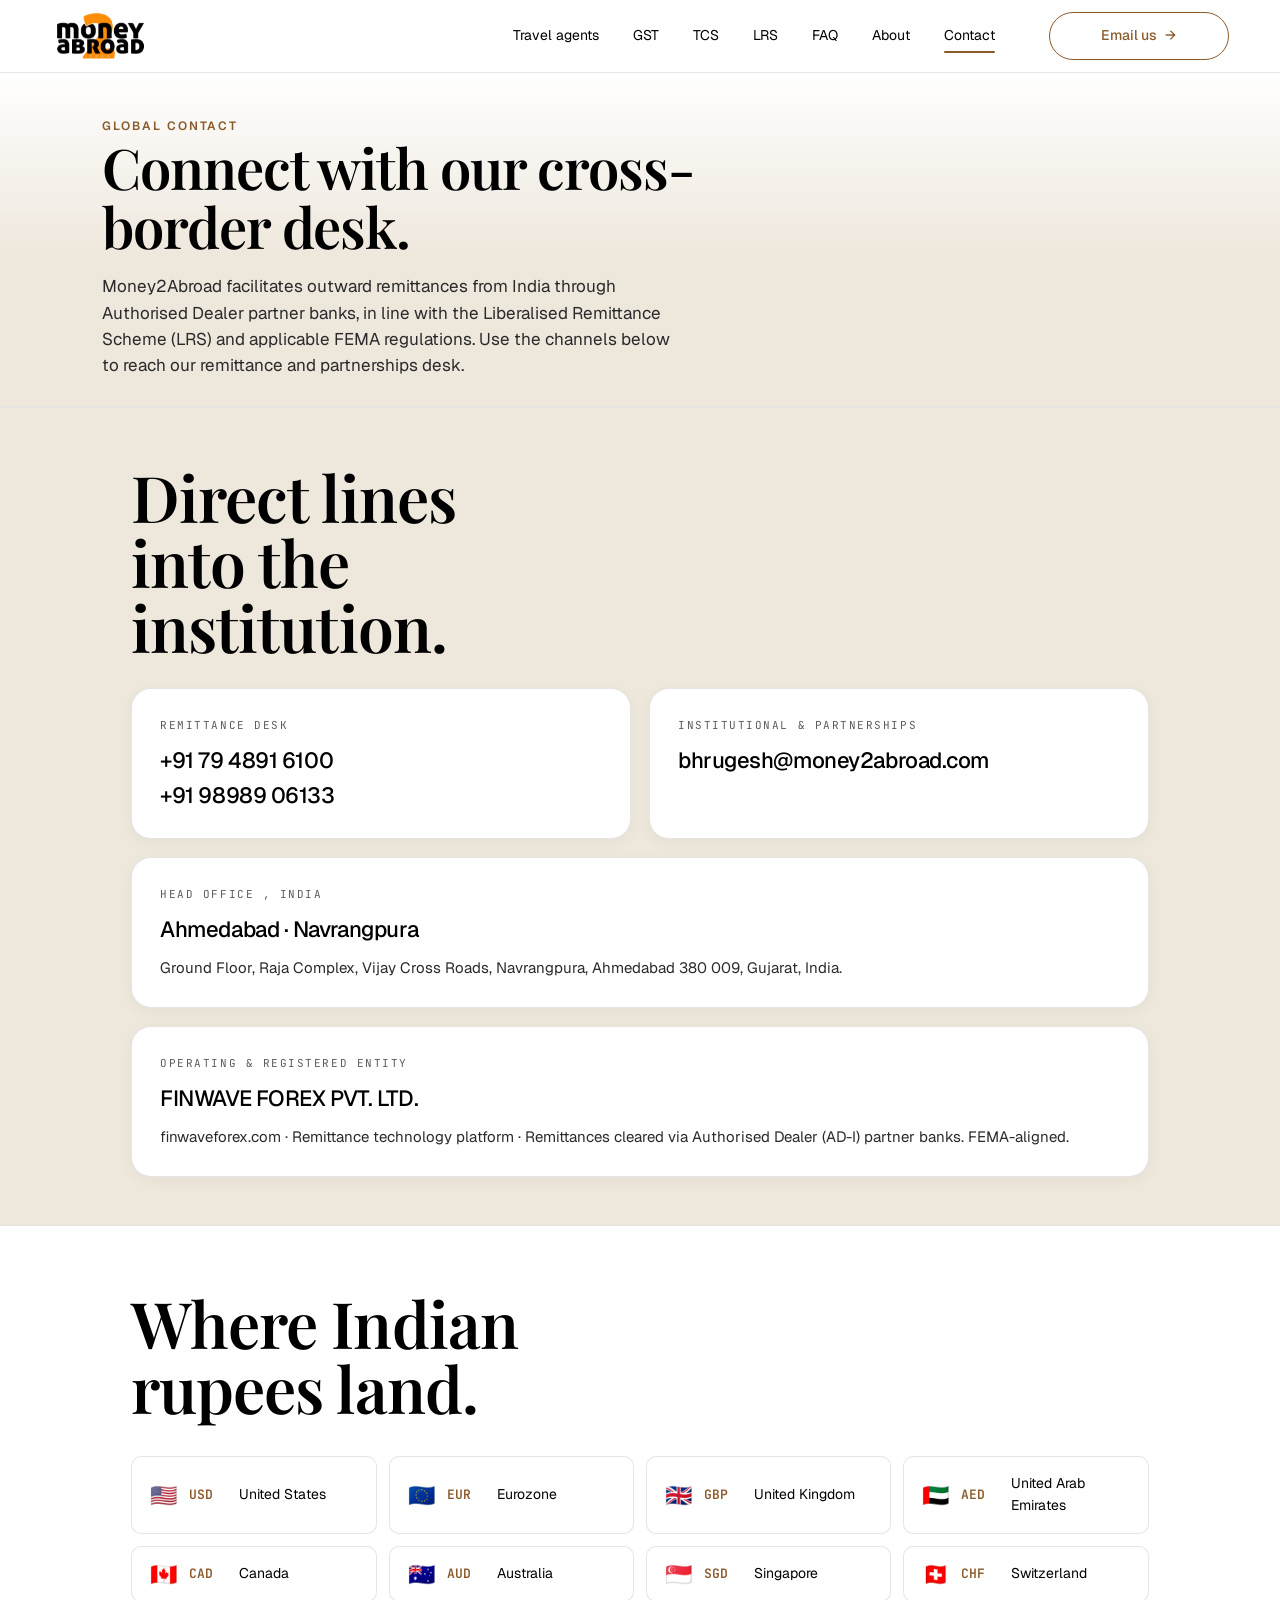
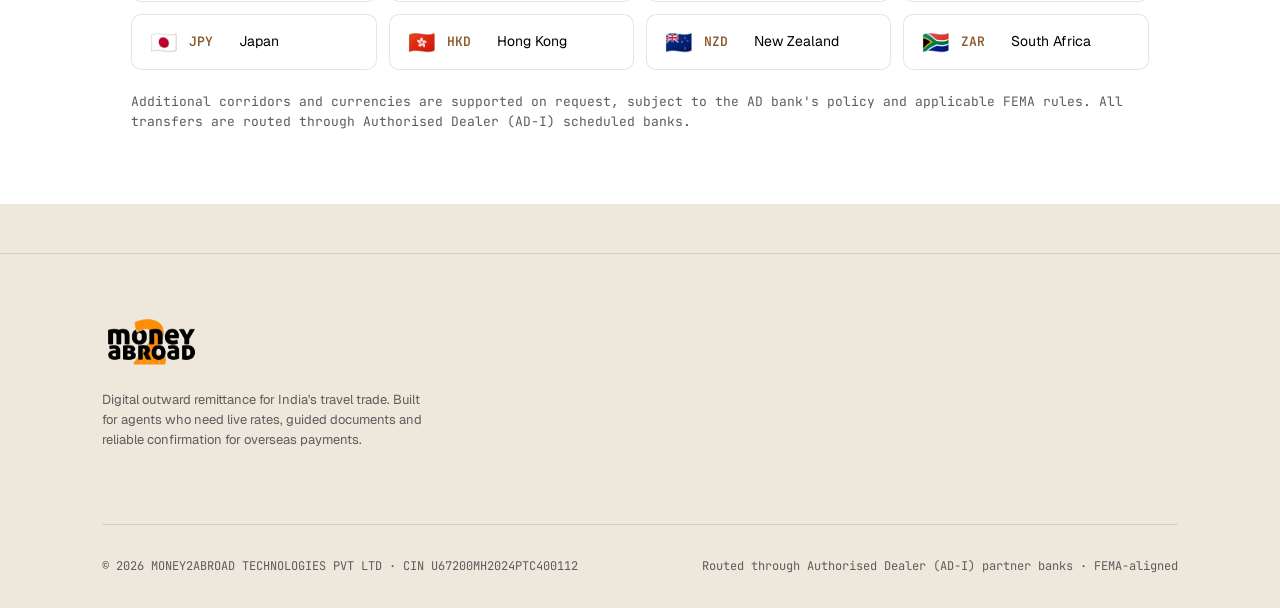
<file: public/contact-us/index.html>
<!doctype html>
<html lang="en">
<head>
<meta charset="utf-8" />
<meta name="viewport" content="width=device-width,initial-scale=1" />
<meta name="description" content="Contact Money2Abroad , email, phone, and office details for the outward remittance desk." />
<meta name="theme-color" content="#ffffff" />
<title>Contact , Money2Abroad</title>
<link rel="icon" type="image/jpeg" href="../Money2Abroad Logo.jpg" />
<link rel="preconnect" href="https://fonts.googleapis.com">
<link rel="preconnect" href="https://fonts.gstatic.com" crossorigin>
<link href="https://fonts.googleapis.com/css2?family=Geist:wght@300;400;500;600;700&family=JetBrains+Mono:wght@400;500&family=Playfair+Display:wght@500;600;700;800&family=Source+Serif+4:wght@400;600&display=swap" rel="stylesheet">
<link rel="stylesheet" href="../css/main.css" />
</head>
<body class="contact-shell">

<nav class="top">
  <div class="nav-inner">
    <a class="brand" href="../">
      <span class="brand-mark"></span>
    </a>
    <div class="nav-links">
      <a href="../remittance-for-travel-agents/">Travel agents</a>
      <a href="../gst-calculator/">GST</a>
      <a href="../tcs-calculator/">TCS</a>
      <a href="../rbi-guidelines/">LRS</a>
      <a href="../faq/">FAQ</a>
      <a href="../about-us/">About</a>
      <span class="current" aria-current="page">Contact</span>
    </div>
    <div class="nav-cta">
      <a href="mailto:bhrugesh@money2abroad.com" class="btn btn-accent">Email us <span class="arrow">→</span></a>
      <button type="button" class="nav-toggle" aria-expanded="false" aria-controls="mobile-menu" aria-label="Open menu">
        <span class="bars"><span></span></span>
      </button>
    </div>
  </div>
  <div class="mobile-menu" id="mobile-menu">
      <a href="../remittance-for-travel-agents/">Travel agents</a>
      <a href="../gst-calculator/">GST</a>
      <a href="../tcs-calculator/">TCS</a>
      <a href="../rbi-guidelines/">LRS</a>
      <a href="../faq/">FAQ</a>
      <a href="../about-us/">About</a>
      <span class="current" aria-current="page">Contact</span>
    <div class="mobile-cta">
      <a href="mailto:bhrugesh@money2abroad.com" class="btn btn-accent">Email us</a>
    </div>
  </div>
</nav>
<script>
(function(){
  var btn = document.querySelector('.nav-toggle');
  var menu = document.getElementById('mobile-menu');
  if (!btn || !menu) return;
  function close(){ btn.setAttribute('aria-expanded','false'); menu.classList.remove('open'); }
  btn.addEventListener('click', function(){
    var open = btn.getAttribute('aria-expanded') === 'true';
    btn.setAttribute('aria-expanded', String(!open));
    menu.classList.toggle('open', !open);
  });
  menu.querySelectorAll('a').forEach(function(a){ a.addEventListener('click', close); });
})();
</script>

<header class="contact-hero" aria-labelledby="contact-title">
  <div class="wrap">
    <div class="eyebrow">Global contact</div>
    <h1 id="contact-title">Connect with our <em>cross-border desk.</em></h1>
    <p class="lead">Money2Abroad facilitates outward remittances from India through Authorised Dealer partner banks, in line with the Liberalised Remittance Scheme (LRS) and applicable FEMA regulations. Use the channels below to reach our remittance and partnerships desk.</p>
  </div>
</header>

<main class="contact-cards-wrap">
  <div class="wrap">
    <div class="section-head" style="margin-bottom:28px;">
      <h2 class="section-title">Direct lines into the institution.</h2>
    </div>
  <div class="contact-grid">
    <div class="contact-card">
      <div class="label">Remittance desk</div>
      <a class="value" href="tel:+917948916100">+91 79 4891 6100</a>
      <a class="value" href="tel:+919898906133" style="display:block;margin-top:6px;">+91 98989 06133</a>
    </div>
    <div class="contact-card">
      <div class="label">Institutional &amp; partnerships</div>
      <a class="value" href="mailto:bhrugesh@money2abroad.com?subject=Partnership%20enquiry">bhrugesh@money2abroad.com</a>
    </div>
    <div class="contact-card span-2">
      <div class="label">Head office , India</div>
      <div class="value">Ahmedabad · Navrangpura</div>
      <p class="sub">Ground Floor, Raja Complex, Vijay Cross Roads, Navrangpura, Ahmedabad 380 009, Gujarat, India.</p>
    </div>
    <div class="contact-card span-2">
      <div class="label">Operating &amp; registered entity</div>
      <div class="value">FINWAVE FOREX PVT. LTD.</div>
      <p class="sub"><a href="https://finwaveforex.com" style="color:inherit;text-decoration:none;">finwaveforex.com</a> · Remittance technology platform · Remittances cleared via Authorised Dealer (AD-I) partner banks. FEMA-aligned.</p>
    </div>
  </div>
  </div>
</main>

<section class="contact-corridors">
  <div class="wrap">
    <div class="section-head">
      <h2 class="section-title">Where Indian rupees <em>land.</em></h2>
    </div>
    <div class="corridor-grid">
      <div class="corridor"><span class="corridor-flag">🇺🇸</span><span class="corridor-code">USD</span><span class="corridor-name">United States</span></div>
      <div class="corridor"><span class="corridor-flag">🇪🇺</span><span class="corridor-code">EUR</span><span class="corridor-name">Eurozone</span></div>
      <div class="corridor"><span class="corridor-flag">🇬🇧</span><span class="corridor-code">GBP</span><span class="corridor-name">United Kingdom</span></div>
      <div class="corridor"><span class="corridor-flag">🇦🇪</span><span class="corridor-code">AED</span><span class="corridor-name">United Arab Emirates</span></div>
      <div class="corridor"><span class="corridor-flag">🇨🇦</span><span class="corridor-code">CAD</span><span class="corridor-name">Canada</span></div>
      <div class="corridor"><span class="corridor-flag">🇦🇺</span><span class="corridor-code">AUD</span><span class="corridor-name">Australia</span></div>
      <div class="corridor"><span class="corridor-flag">🇸🇬</span><span class="corridor-code">SGD</span><span class="corridor-name">Singapore</span></div>
      <div class="corridor"><span class="corridor-flag">🇨🇭</span><span class="corridor-code">CHF</span><span class="corridor-name">Switzerland</span></div>
      <div class="corridor"><span class="corridor-flag">🇯🇵</span><span class="corridor-code">JPY</span><span class="corridor-name">Japan</span></div>
      <div class="corridor"><span class="corridor-flag">🇭🇰</span><span class="corridor-code">HKD</span><span class="corridor-name">Hong Kong</span></div>
      <div class="corridor"><span class="corridor-flag">🇳🇿</span><span class="corridor-code">NZD</span><span class="corridor-name">New Zealand</span></div>
      <div class="corridor"><span class="corridor-flag">🇿🇦</span><span class="corridor-code">ZAR</span><span class="corridor-name">South Africa</span></div>
    </div>
    <p class="corridor-foot">Additional corridors and currencies are supported on request, subject to the AD bank's policy and applicable FEMA rules. All transfers are routed through Authorised Dealer (AD-I) scheduled banks.</p>
  </div>
</section>

<footer>
  <div class="wrap">
    <div class="foot-grid">
      <div>
        <a class="brand" href="../">
          <span class="brand-mark"></span>
        </a>
        <p class="foot-blurb">Digital outward remittance for India's travel trade. Built for agents who need live rates, guided documents and reliable confirmation for overseas payments.</p>
        <div style="display:flex;gap:8px;margin-top:18px;">
        </div>
      </div>
      <div class="foot-col">
        <h5>Site</h5>
        <a href="../">Home</a>
        <a href="../remittance-for-travel-agents/">Travel agents</a>
        <a href="../about-us/">About</a>
        <a href="./">Contact</a>
      </div>
      <div class="foot-col">
        <h5>For agencies</h5>
        <a href="../about-us/#cases">Tour cost</a>
        <a href="../about-us/#cases">Hotel &amp; DMC</a>
        <a href="../about-us/#cases">Visa fees</a>
        <a href="../about-us/#cases">Education</a>
        <a href="../about-us/#cases">Maintenance remittance</a>
      </div>
      <div class="foot-col">
        <h5>Company</h5>
        <a href="../about-us/">About</a>
        <a href="../about-us/#compliance">Compliance</a>
      </div>
      <div class="foot-col">
        <h5>Talk to us</h5>
        <a href="mailto:bhrugesh@money2abroad.com">bhrugesh@money2abroad.com</a>
        <a href="tel:+917948916100">+91 79 4891 6100</a>
        <a href="tel:+919898906133">+91 98989 06133</a>
        <a href="#">Ahmedabad · Navrangpura</a>
      </div>
    </div>
    <div class="foot-bottom">
      <div class="legal">© 2026 MONEY2ABROAD TECHNOLOGIES PVT LTD · CIN U67200MH2024PTC400112</div>
      <div class="legal">Routed through Authorised Dealer (AD-I) partner banks · FEMA-aligned</div>
    </div>
  </div>
</footer>

</body>
</html>
</file>
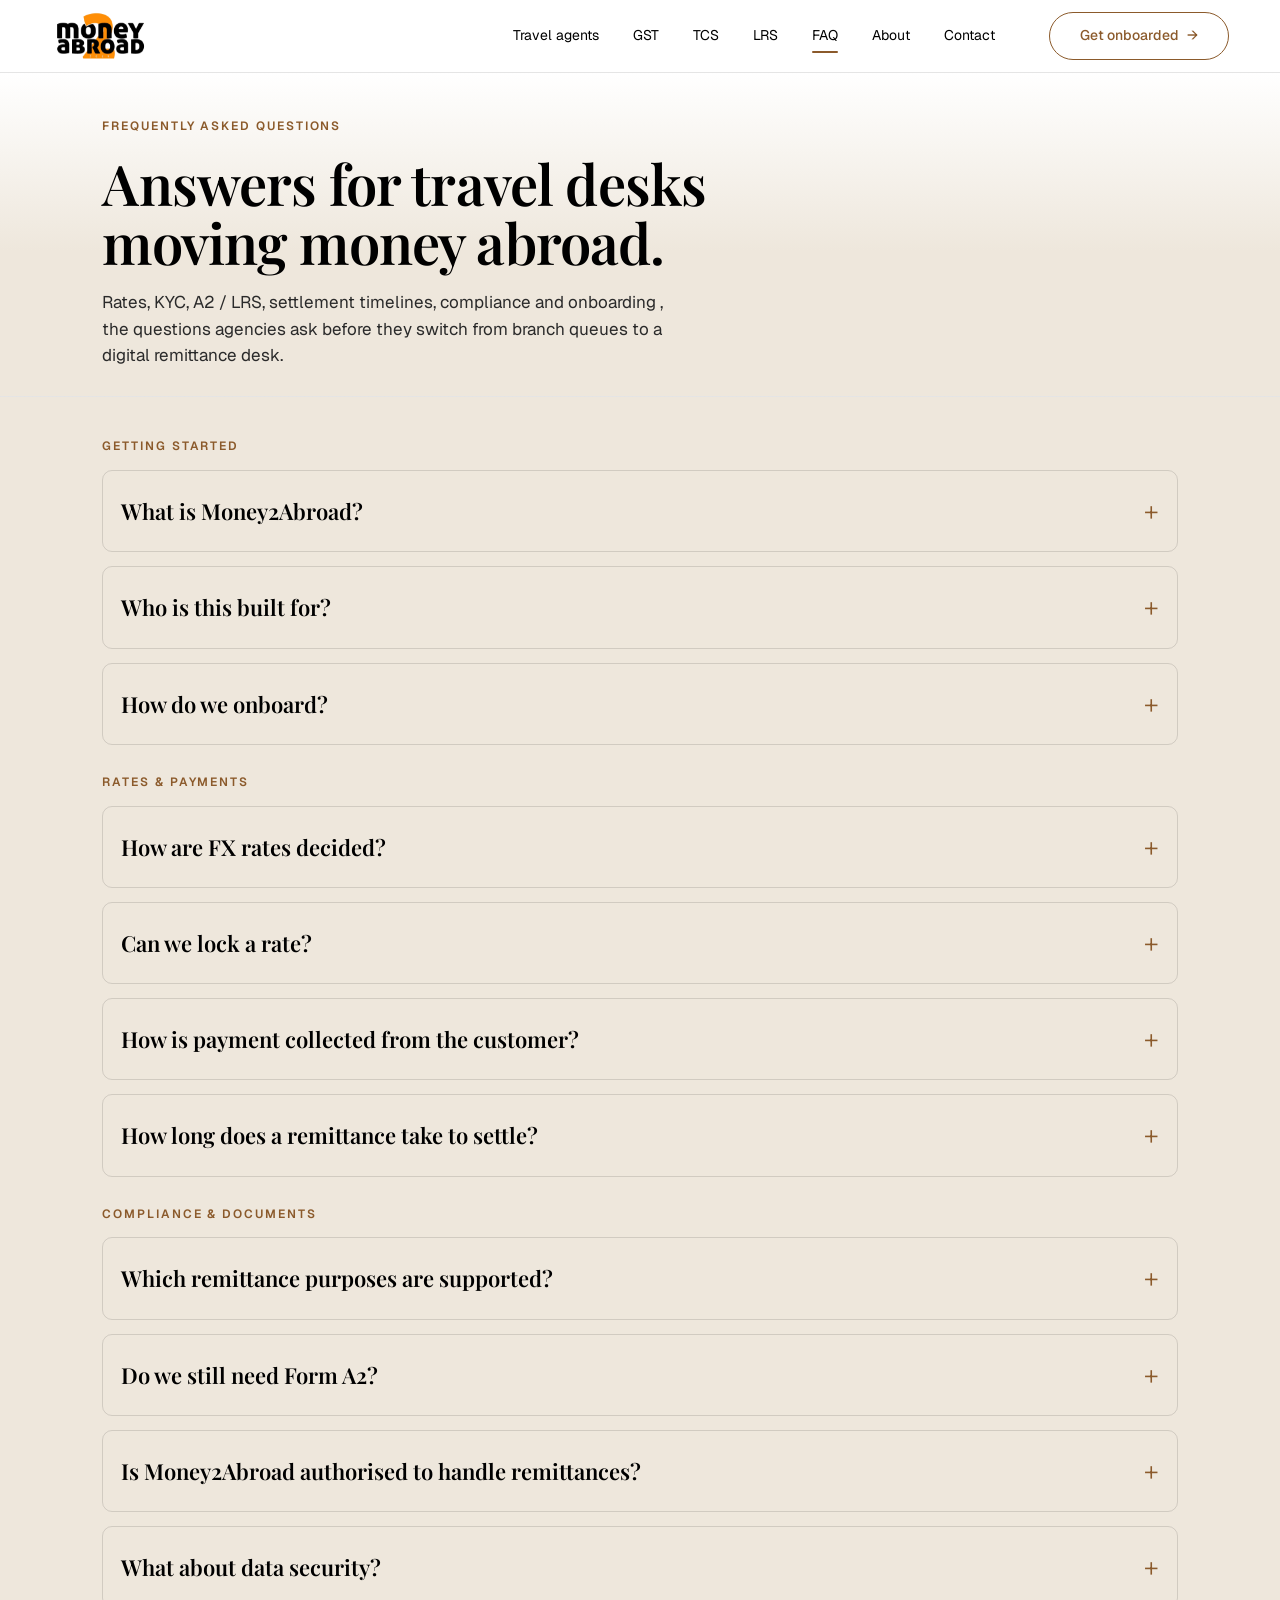
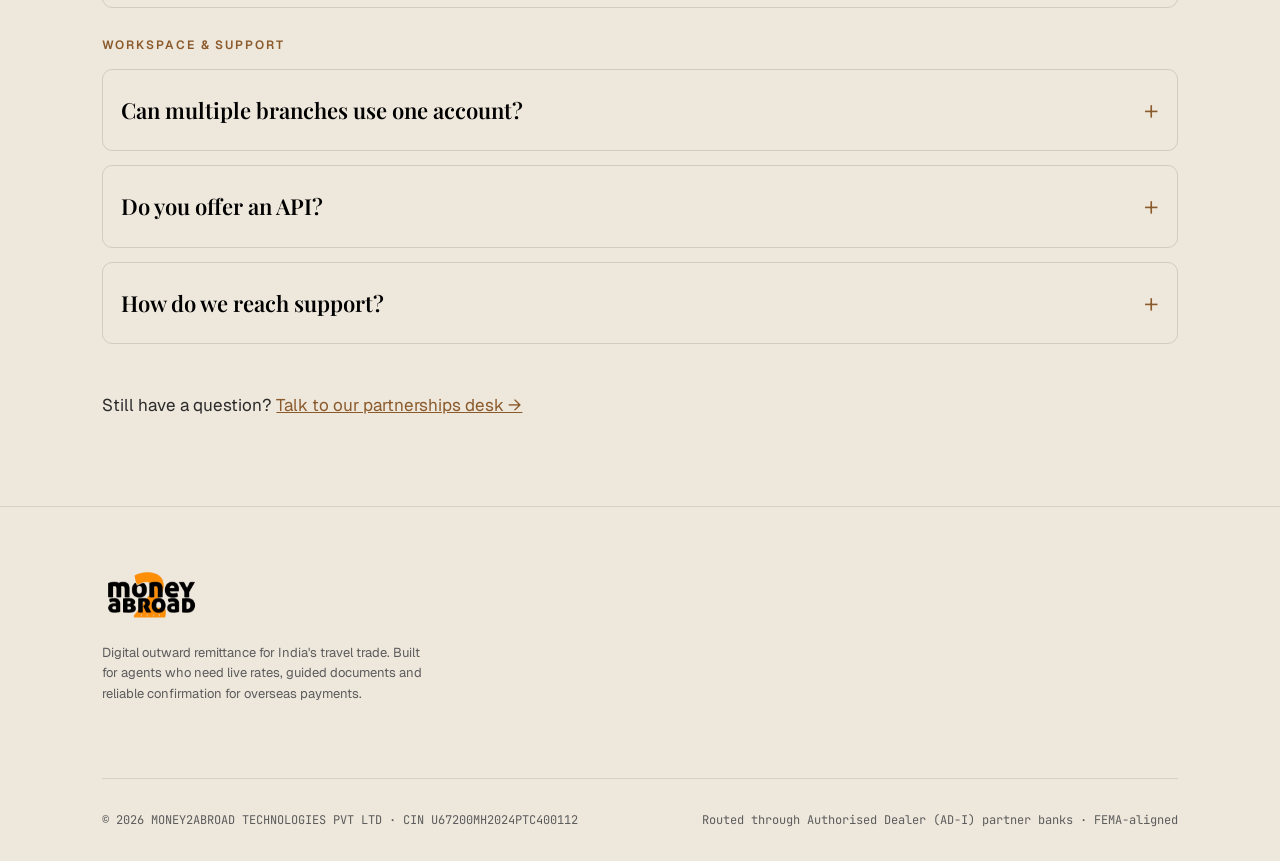
<file: public/faq/index.html>
<!doctype html>
<html lang="en">
<head>
<meta charset="utf-8" />
<meta name="viewport" content="width=device-width,initial-scale=1" />
<meta name="description" content="Money2Abroad FAQ , answers on outward remittance for travel agents: rates, KYC, A2/LRS, settlement, compliance and onboarding." />
<meta name="theme-color" content="#ffffff" />
<title>FAQ , Money2Abroad</title>
<link rel="icon" type="image/jpeg" href="../Money2Abroad Logo.jpg" />
<link rel="preconnect" href="https://fonts.googleapis.com">
<link rel="preconnect" href="https://fonts.gstatic.com" crossorigin>
<link href="https://fonts.googleapis.com/css2?family=Geist:wght@300;400;500;600;700&family=JetBrains+Mono:wght@400;500&family=Playfair+Display:wght@500;600;700;800&family=Source+Serif+4:wght@400;600&display=swap" rel="stylesheet">
<link rel="stylesheet" href="../css/main.css" />
<style>
  .faq-list{display:grid;gap:14px;margin-top:14px;}
  .faq-item{border:1px solid rgba(0,0,0,0.12);border-radius:10px;background:transparent;overflow:hidden;transition:background-color .25s ease, box-shadow .25s ease, transform .2s ease;}
  .faq-item:hover,
  .faq-item[open]{background:#fff;box-shadow:0 8px 24px rgba(0,0,0,0.06);}
  .faq-item summary{cursor:pointer;list-style:none;padding:20px 18px;font-family:'Playfair Display','Source Serif 4',Georgia,serif;font-weight:600;font-size:22px;color:#000;display:flex;justify-content:space-between;align-items:center;gap:18px;}
  .faq-item summary::-webkit-details-marker{display:none;}
  .faq-item summary::after{content:'+';font-family:'Geist',sans-serif;font-size:26px;font-weight:300;color:#8b5a2b;transition:transform .2s;}
  .faq-item[open] summary::after{content:'–';}
  .faq-item .a{padding:4px 18px 20px;color:#2a2a2a;font-size:15px;line-height:1.6;max-width:780px;}
  .faq-cat{font-family:'Geist',sans-serif;font-size:12px;letter-spacing:.16em;text-transform:uppercase;color:#8b5a2b;font-weight:600;margin:28px 0 6px;}
  .faq-cat:first-of-type{margin-top:0;}
</style>
</head>
<body>

<nav class="top">
  <div class="nav-inner">
    <a class="brand" href="../">
      <span class="brand-mark"></span>
    </a>
    <div class="nav-links">
      <a href="../remittance-for-travel-agents/">Travel agents</a>
      <a href="../gst-calculator/">GST</a>
      <a href="../tcs-calculator/">TCS</a>
      <a href="../rbi-guidelines/">LRS</a>
      <span class="current" aria-current="page">FAQ</span>
      <a href="../about-us/">About</a>
      <a href="../contact-us/">Contact</a>
    </div>
    <div class="nav-cta">
      <a href="../contact-us/" class="btn btn-accent">Get onboarded <span class="arrow">→</span></a>
      <button type="button" class="nav-toggle" aria-expanded="false" aria-controls="mobile-menu" aria-label="Open menu">
        <span class="bars"><span></span></span>
      </button>
    </div>
  </div>
  <div class="mobile-menu" id="mobile-menu">
      <a href="../remittance-for-travel-agents/">Travel agents</a>
      <a href="../gst-calculator/">GST</a>
      <a href="../tcs-calculator/">TCS</a>
      <a href="../rbi-guidelines/">LRS</a>
      <span class="current" aria-current="page">FAQ</span>
      <a href="../about-us/">About</a>
      <a href="../contact-us/">Contact</a>
    <div class="mobile-cta">
      <a href="../contact-us/" class="btn btn-accent">Get onboarded</a>
    </div>
  </div>
</nav>
<script>
(function(){
  var btn = document.querySelector('.nav-toggle');
  var menu = document.getElementById('mobile-menu');
  if (!btn || !menu) return;
  function close(){ btn.setAttribute('aria-expanded','false'); menu.classList.remove('open'); }
  btn.addEventListener('click', function(){
    var open = btn.getAttribute('aria-expanded') === 'true';
    btn.setAttribute('aria-expanded', String(!open));
    menu.classList.toggle('open', !open);
  });
  menu.querySelectorAll('a').forEach(function(a){ a.addEventListener('click', close); });
})();
</script>

<header class="about-hero">
  <div class="wrap">
    <div class="eyebrow">Frequently asked questions</div>
    <div class="spacer-sm"></div>
    <h1>Answers for travel desks <em>moving money abroad.</em></h1>
    <p class="lead">Rates, KYC, A2 / LRS, settlement timelines, compliance and onboarding , the questions agencies ask before they switch from branch queues to a digital remittance desk.</p>
  </div>
</header>

<section class="tight">
  <div class="wrap">

    <div class="faq-cat">Getting started</div>
    <div class="faq-list">
      <details class="faq-item">
        <summary>What is Money2Abroad?</summary>
        <div class="a">Money2Abroad is a digital outward remittance desk for Indian travel agencies. We help your team quote live FX rates, collect KYC and beneficiary details, complete Form A2 / LRS paperwork, pay online and track SWIFT confirmation , all from one workspace.</div>
      </details>
      <details class="faq-item">
        <summary>Who is this built for?</summary>
        <div class="a">Travel agents, OTAs and tour operators in India who handle outward remittance for DMCs, overseas hotels, visa processors, universities and close-relative maintenance transfers.</div>
      </details>
      <details class="faq-item">
        <summary>How do we onboard?</summary>
        <div class="a">Share your agency PAN, GST and authorised-signatory KYC documents (along with any sector registrations, where applicable). The partner desk carries out verification in line with the AD bank's KYC and onboarding norms before activating the agency workspace.</div>
      </details>
    </div>

    <div class="faq-cat">Rates &amp; payments</div>
    <div class="faq-list">
      <details class="faq-item">
        <summary>How are FX rates decided?</summary>
        <div class="a">Live interbank rates are displayed inside the portal with the Money2Abroad spread applied. You can compare against your traditional bank quote before locking a rate for the customer.</div>
      </details>
      <details class="faq-item">
        <summary>Can we lock a rate?</summary>
        <div class="a">Yes. Once the customer confirms, you can lock the displayed rate for the booking. The rate stays valid for the agreed settlement window for that purpose code.</div>
      </details>
      <details class="faq-item">
        <summary>How is payment collected from the customer?</summary>
        <div class="a">NEFT, RTGS and approved online collection flows are supported. Card-funded settlement is available for permitted use cases through the AD bank's authorised payment gateways.</div>
      </details>
      <details class="faq-item">
        <summary>How long does a remittance take to settle?</summary>
        <div class="a">Settlement timing depends on the corridor, the AD bank's processing window, intermediary banks and overseas beneficiary bank cut-offs. SWIFT confirmation is shared inside the portal once the AD bank initiates the transfer.</div>
      </details>
    </div>

    <div class="faq-cat">Compliance &amp; documents</div>
    <div class="faq-list">
      <details class="faq-item">
        <summary>Which remittance purposes are supported?</summary>
        <div class="a">Tour cost (DMC and hotels), visa processing fees, overseas education (tuition and living expenses) and close-relative maintenance under LRS. Additional purpose categories can be configured for your agency.</div>
      </details>
      <details class="faq-item">
        <summary>Do we still need Form A2?</summary>
        <div class="a">Yes , Form A2 and LRS declarations are mandatory under FEMA. The portal pre-fills them based on the purpose code and your customer’s KYC, so your counter just reviews and signs digitally.</div>
      </details>
      <details class="faq-item">
        <summary>Is Money2Abroad authorised to handle remittances?</summary>
        <div class="a">Money2Abroad is a remittance technology platform and is not itself an Authorised Dealer. Every transfer is executed by Authorised Dealer (AD-I) partner banks that hold the applicable authorisations, in line with FEMA and the LRS. Customer funds never sit on our balance sheet.</div>
      </details>
      <details class="faq-item">
        <summary>What about data security?</summary>
        <div class="a">KYC documents are stored in an encrypted vault with role-based access. Remittance flows are routed through Authorised Dealer (AD-I) scheduled banks, and partner systems follow industry-standard information-security controls.</div>
      </details>
    </div>

    <div class="faq-cat">Workspace &amp; support</div>
    <div class="faq-list">
      <details class="faq-item">
        <summary>Can multiple branches use one account?</summary>
        <div class="a">Yes. Each branch gets its own ledger, users and approval roles. Maker-checker is supported so a counter can create a request and a manager approves before submission.</div>
      </details>
      <details class="faq-item">
        <summary>Do you offer an API?</summary>
        <div class="a">Yes , an open API with webhooks for every status event so you can plug remittance status into your CRM or back-office.</div>
      </details>
      <details class="faq-item">
        <summary>How do we reach support?</summary>
        <div class="a">Email <a href="mailto:info@finwaveforex.com">info@finwaveforex.com</a> or call <a href="tel:+917948916100">+91 79 4891 6100</a> / <a href="tel:+919898906133">+91 98989 06133</a> during Indian business hours. Priority desks are available for partnered agencies.</div>
      </details>
    </div>

    <div class="spacer-sm" style="height:48px;"></div>
    <p class="section-sub">Still have a question? <a href="../contact-us/">Talk to our partnerships desk →</a></p>
  </div>
</section>

<footer>
  <div class="wrap">
    <div class="foot-grid">
      <div>
        <a class="brand" href="../">
          <span class="brand-mark"></span>
        </a>
        <p class="foot-blurb">Digital outward remittance for India's travel trade. Built for agents who need live rates, guided documents and reliable confirmation for overseas payments.</p>
        <div style="display:flex;gap:8px;margin-top:18px;">
        </div>
      </div>
      <div class="foot-col">
        <h5>Site</h5>
        <a href="../">Home</a>
        <a href="../remittance-for-travel-agents/">Travel agents</a>
        <a href="../about-us/">About</a>
        <a href="./">FAQ</a>
        <a href="../contact-us/">Contact</a>
      </div>
      <div class="foot-col">
        <h5>For agencies</h5>
        <a href="../about-us/#cases">Tour cost</a>
        <a href="../about-us/#cases">Hotel &amp; DMC</a>
        <a href="../about-us/#cases">Visa fees</a>
        <a href="../about-us/#cases">Education</a>
        <a href="../about-us/#cases">Maintenance remittance</a>
      </div>
      <div class="foot-col">
        <h5>Company</h5>
        <a href="../about-us/">About</a>
        <a href="../about-us/#compliance">Compliance</a>
      </div>
      <div class="foot-col">
        <h5>Talk to us</h5>
        <a href="mailto:info@finwaveforex.com">info@finwaveforex.com</a>
        <a href="tel:+917948916100">+91 79 4891 6100</a>
        <a href="tel:+919898906133">+91 98989 06133</a>
        <a href="#">Ahmedabad · Navrangpura</a>
        <a href="../contact-us/">Contact</a>
      </div>
    </div>
    <div class="foot-bottom">
      <div class="legal">© 2026 MONEY2ABROAD TECHNOLOGIES PVT LTD · CIN U67200MH2024PTC400112</div>
      <div class="legal">Routed through Authorised Dealer (AD-I) partner banks · FEMA-aligned</div>
    </div>
  </div>
</footer>

<script>
(function(){
  var items = document.querySelectorAll('details.faq-item');
  items.forEach(function(d){
    d.addEventListener('toggle', function(){
      if (d.open) items.forEach(function(o){ if (o !== d) o.open = false; });
    });
  });
})();
</script>
</body>
</html>
</file>
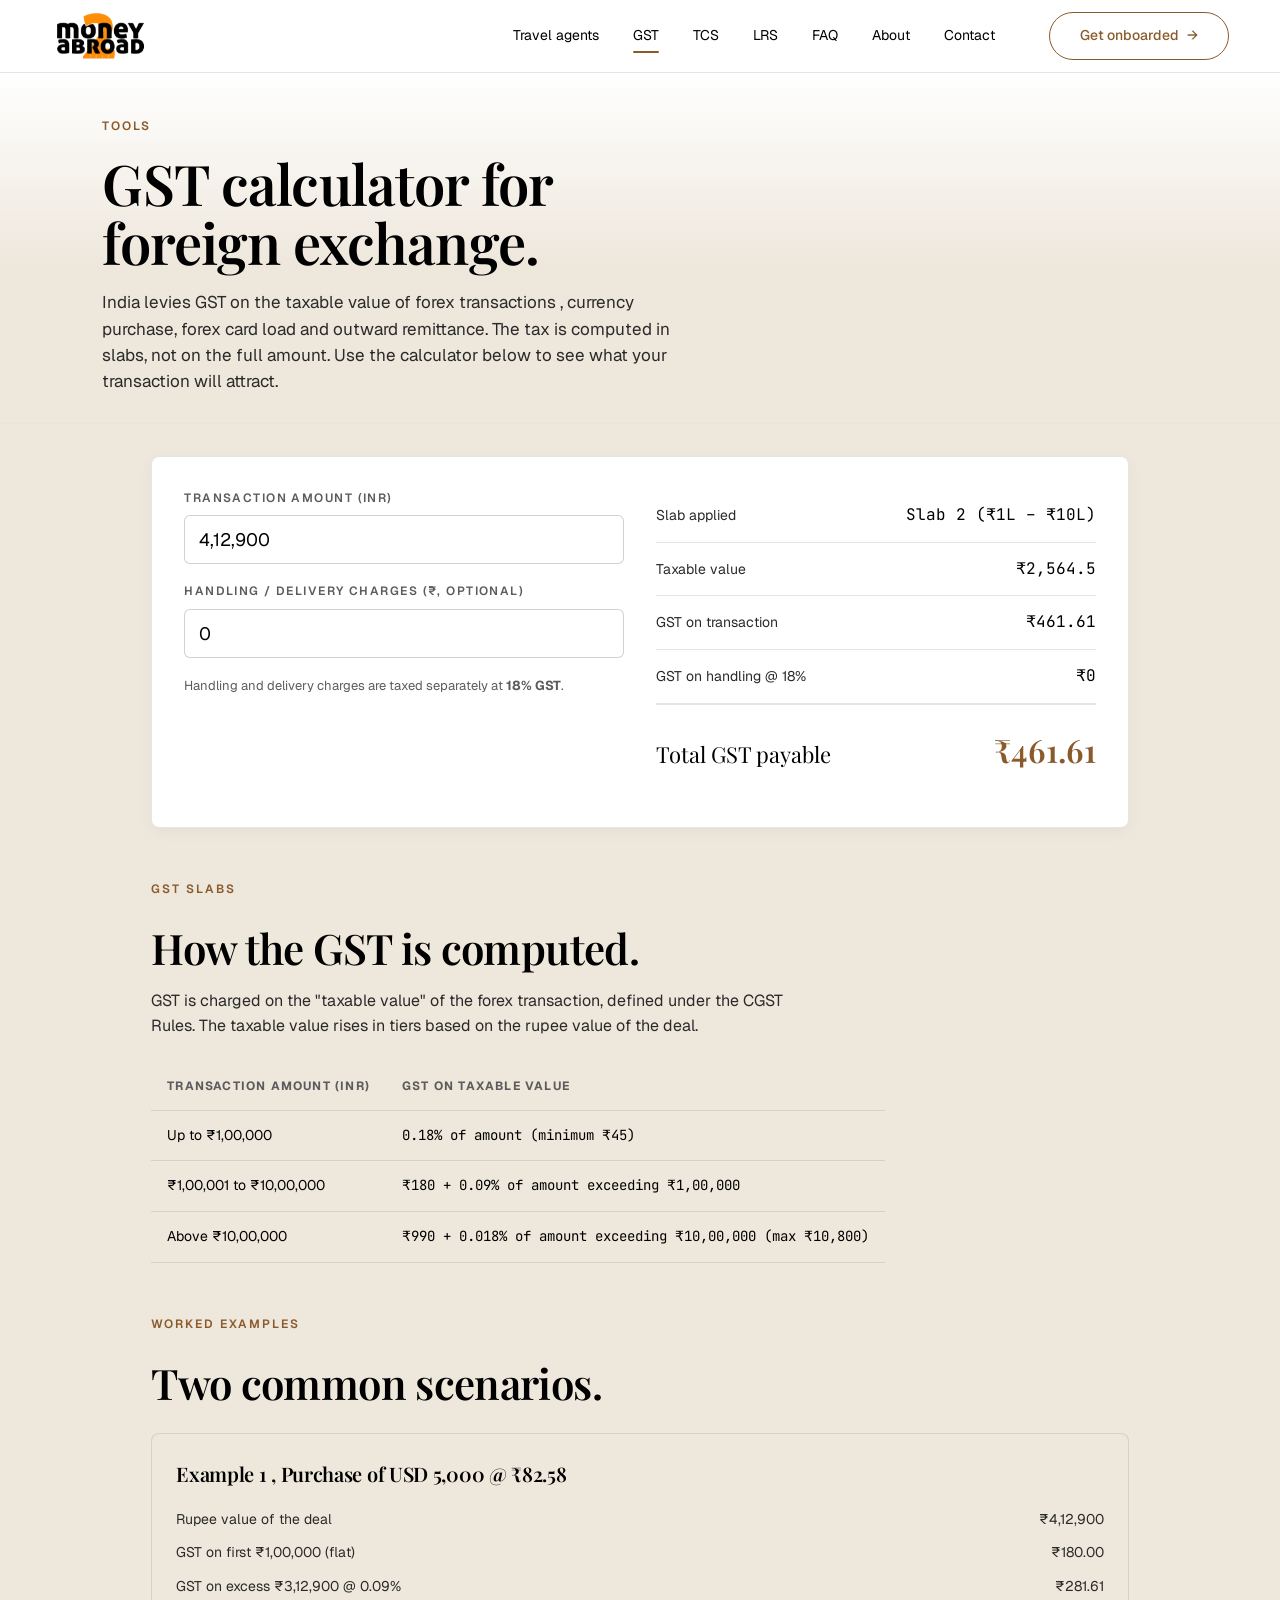
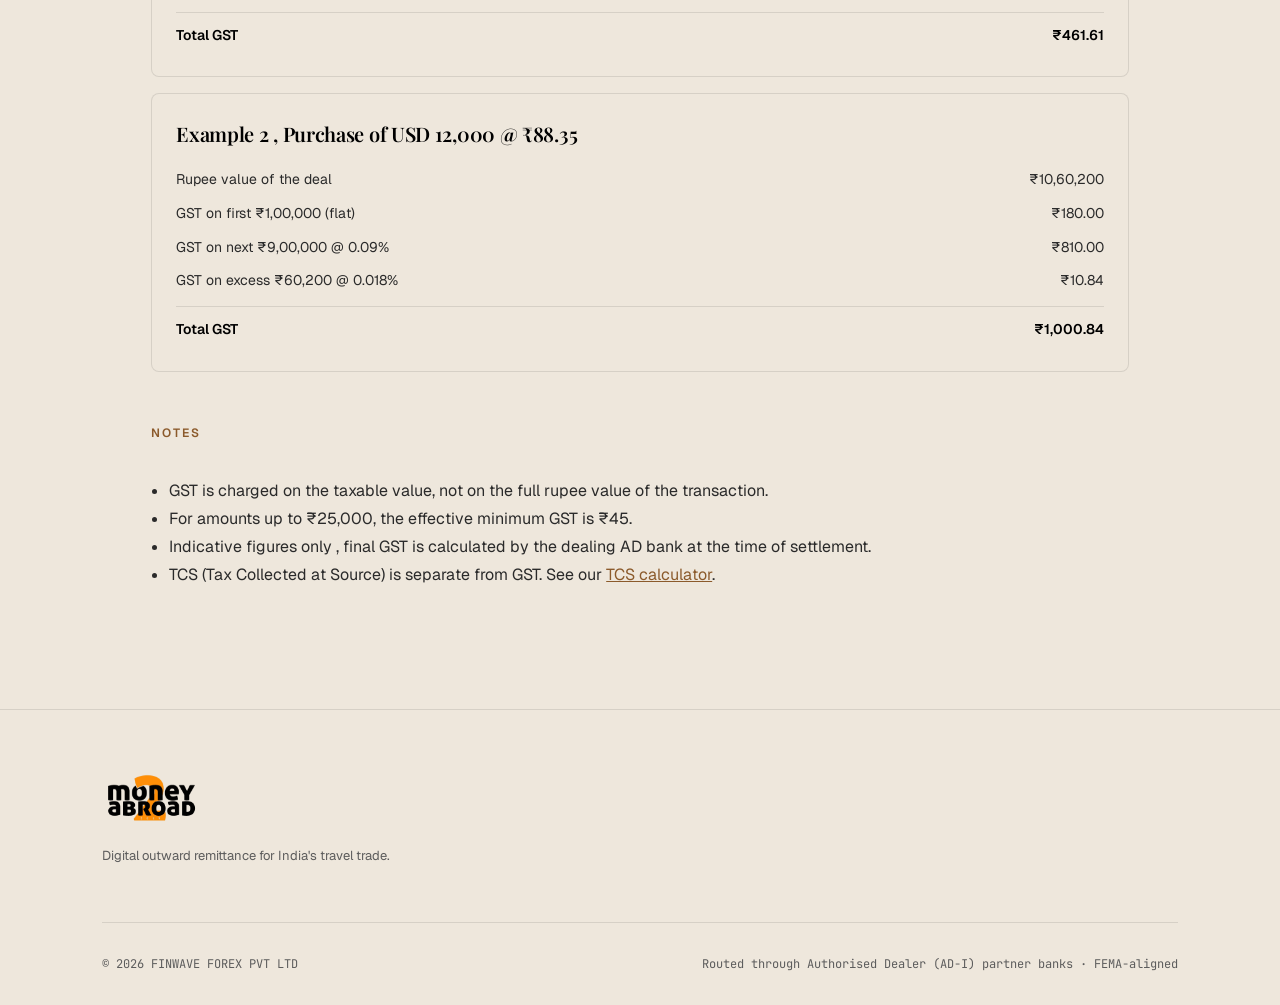
<file: public/gst-calculator/index.html>
<!doctype html>
<html lang="en">
<head>
<meta charset="utf-8" />
<meta name="viewport" content="width=device-width,initial-scale=1" />
<meta name="description" content="GST calculator for foreign exchange transactions in India , slab-based GST on currency purchase, forex cards and outward remittance." />
<meta name="theme-color" content="#ffffff" />
<title>GST Calculator , Money2Abroad</title>
<link rel="icon" type="image/jpeg" href="../Money2Abroad Logo.jpg" />
<link rel="preconnect" href="https://fonts.googleapis.com">
<link rel="preconnect" href="https://fonts.gstatic.com" crossorigin>
<link href="https://fonts.googleapis.com/css2?family=Geist:wght@300;400;500;600;700&family=JetBrains+Mono:wght@400;500&family=Playfair+Display:wght@500;600;700;800&family=Source+Serif+4:wght@400;600&display=swap" rel="stylesheet">
<link rel="stylesheet" href="../css/main.css" />
<style>
  .calc-shell{padding:32px var(--pad) 56px;max-width:1080px;margin:0 auto;}
  .calc-shell > section{padding:0 !important;margin-top:48px;}
  @media (max-width: 700px){.calc-shell{padding:20px var(--pad) 36px;} .calc-shell > section{margin-top:32px;}}
  .calc-card{background:#fff;border:1px solid var(--line);border-radius:8px;padding:32px;box-shadow:0 4px 16px rgba(0,0,0,0.04);}
  .calc-grid{display:grid;grid-template-columns:1fr 1fr;gap:32px;}
  @media (max-width:760px){.calc-grid{grid-template-columns:1fr;}}
  .field{display:flex;flex-direction:column;gap:8px;margin-bottom:18px;}
  .field label{font-family:'Geist',sans-serif;font-size:12px;font-weight:600;letter-spacing:.12em;text-transform:uppercase;color:var(--ink-3);}
  .field input,.field select{font-family:'Geist',sans-serif;font-size:18px;padding:12px 14px;border:1px solid var(--line-strong);border-radius:6px;background:#fff;color:var(--ink);}
  .field input:focus,.field select:focus{outline:2px solid var(--accent);outline-offset:1px;}
  .result-row{display:flex;justify-content:space-between;align-items:baseline;padding:14px 0;border-bottom:1px solid var(--line);}
  .result-row:last-of-type{border-bottom:0;}
  .result-row .lbl{color:var(--ink-2);font-size:14px;}
  .result-row .val{font-family:'JetBrains Mono',monospace;font-size:16px;color:var(--ink);}
  .result-total{display:flex;justify-content:space-between;align-items:baseline;padding:20px 0;margin-top:0;border-top:1px solid var(--line);}
  .result-total .lbl{font-family:'Playfair Display',serif;font-size:22px;color:var(--ink);}
  .result-total .val{font-family:'Playfair Display',serif;font-size:32px;font-weight:600;color:var(--accent);}
  .slab-table{width:100%;border-collapse:collapse;margin-top:24px;}
  .slab-table th,.slab-table td{text-align:left;padding:14px 16px;border-bottom:1px solid var(--line);font-size:14px;}
  .slab-table th{font-family:'Geist',sans-serif;font-size:12px;text-transform:uppercase;letter-spacing:.1em;color:var(--ink-3);background:var(--bg);}
  .slab-table td:last-child{font-family:'JetBrains Mono',monospace;}
  .example-card{background:var(--bg);border:1px solid var(--line);border-radius:8px;padding:24px;margin-top:16px;transition:background-color .25s ease, box-shadow .25s ease, transform .2s ease;}
  .example-card:hover{background:#fff;box-shadow:0 8px 24px rgba(0,0,0,0.06);transform:translateY(-2px);}
  .example-card h4{font-family:'Playfair Display',serif;font-size:20px;margin-bottom:14px;color:var(--ink);}
  .example-card .ln{display:flex;justify-content:space-between;font-size:14px;padding:6px 0;color:var(--ink-2);}
  .example-card .ln.tot{border-top:1px solid var(--line);margin-top:8px;padding-top:12px;color:var(--ink);font-weight:600;}
</style>
</head>
<body>

<nav class="top">
  <div class="nav-inner">
    <a class="brand" href="../">
      <span class="brand-mark"></span>
    </a>
    <div class="nav-links">
      <a href="../remittance-for-travel-agents/">Travel agents</a>
      <span class="current" aria-current="page">GST</span>
      <a href="../tcs-calculator/">TCS</a>
      <a href="../rbi-guidelines/">LRS</a>
      <a href="../faq/">FAQ</a>
      <a href="../about-us/">About</a>
      <a href="../contact-us/">Contact</a>
    </div>
    <div class="nav-cta">
      <a href="../contact-us/" class="btn btn-accent">Get onboarded <span class="arrow">→</span></a>
      <button type="button" class="nav-toggle" aria-expanded="false" aria-controls="mobile-menu" aria-label="Open menu">
        <span class="bars"><span></span></span>
      </button>
    </div>
  </div>
  <div class="mobile-menu" id="mobile-menu">
      <a href="../remittance-for-travel-agents/">Travel agents</a>
      <span class="current" aria-current="page">GST</span>
      <a href="../tcs-calculator/">TCS</a>
      <a href="../rbi-guidelines/">LRS</a>
      <a href="../faq/">FAQ</a>
      <a href="../about-us/">About</a>
      <a href="../contact-us/">Contact</a>
    <div class="mobile-cta">
      <a href="../contact-us/" class="btn btn-accent">Get onboarded</a>
    </div>
  </div>
</nav>
<script>
(function(){
  var btn=document.querySelector('.nav-toggle');var menu=document.getElementById('mobile-menu');if(!btn||!menu)return;
  function close(){btn.setAttribute('aria-expanded','false');menu.classList.remove('open');}
  btn.addEventListener('click',function(){var open=btn.getAttribute('aria-expanded')==='true';btn.setAttribute('aria-expanded',String(!open));menu.classList.toggle('open',!open);});
  menu.querySelectorAll('a').forEach(function(a){a.addEventListener('click',close);});
})();
</script>

<header class="about-hero">
  <div class="wrap">
    <div class="eyebrow">Tools</div>
    <div class="spacer-sm"></div>
    <h1>GST calculator for foreign exchange.</h1>
    <p class="lead">India levies GST on the taxable value of forex transactions , currency purchase, forex card load and outward remittance. The tax is computed in slabs, not on the full amount. Use the calculator below to see what your transaction will attract.</p>
  </div>
</header>

<main class="calc-shell">

  <div class="calc-card">
    <div class="calc-grid">
      <div>
        <div class="field">
          <label for="gst-amt">Transaction amount (INR)</label>
          <input id="gst-amt" type="text" inputmode="numeric" maxlength="11" value="4,12,900" />
        </div>
        <div class="field">
          <label for="gst-handling">Handling / delivery charges (₹, optional)</label>
          <input id="gst-handling" type="text" inputmode="numeric" maxlength="11" value="0" />
        </div>
        <p style="font-size:13px;color:var(--ink-3);line-height:1.6;">Handling and delivery charges are taxed separately at <strong>18% GST</strong>.</p>
      </div>
      <div>
        <div class="result-row"><span class="lbl">Slab applied</span><span class="val" id="gst-slab">,</span></div>
        <div class="result-row"><span class="lbl">Taxable value</span><span class="val" id="gst-taxable">,</span></div>
        <div class="result-row"><span class="lbl">GST on transaction</span><span class="val" id="gst-tx">,</span></div>
        <div class="result-row"><span class="lbl">GST on handling @ 18%</span><span class="val" id="gst-handling-out">,</span></div>
        <div class="result-total"><span class="lbl">Total GST payable</span><span class="val" id="gst-total">₹0</span></div>
      </div>
    </div>
  </div>

  <section>
    <div class="eyebrow">GST slabs</div>
    <div class="spacer-sm"></div>
    <h2 style="font-family:'Playfair Display',serif;font-size:clamp(28px,4vw,42px);font-weight:600;margin-bottom:8px;">How the GST is computed.</h2>
    <p style="color:var(--ink-2);max-width:60ch;">GST is charged on the "taxable value" of the forex transaction, defined under the CGST Rules. The taxable value rises in tiers based on the rupee value of the deal.</p>

    <table class="slab-table" aria-label="GST slabs for foreign exchange transactions">
      <thead>
        <tr><th>Transaction amount (INR)</th><th>GST on taxable value</th></tr>
      </thead>
      <tbody>
        <tr><td>Up to ₹1,00,000</td><td>0.18% of amount (minimum ₹45)</td></tr>
        <tr><td>₹1,00,001 to ₹10,00,000</td><td>₹180 + 0.09% of amount exceeding ₹1,00,000</td></tr>
        <tr><td>Above ₹10,00,000</td><td>₹990 + 0.018% of amount exceeding ₹10,00,000 (max ₹10,800)</td></tr>
      </tbody>
    </table>
  </section>

  <section>
    <div class="eyebrow">Worked examples</div>
    <div class="spacer-sm"></div>
    <h2 style="font-family:'Playfair Display',serif;font-size:clamp(28px,4vw,42px);font-weight:600;margin-bottom:16px;">Two common scenarios.</h2>

    <div class="example-card">
      <h4>Example 1 , Purchase of USD 5,000 @ ₹82.58</h4>
      <div class="ln"><span>Rupee value of the deal</span><span>₹4,12,900</span></div>
      <div class="ln"><span>GST on first ₹1,00,000 (flat)</span><span>₹180.00</span></div>
      <div class="ln"><span>GST on excess ₹3,12,900 @ 0.09%</span><span>₹281.61</span></div>
      <div class="ln tot"><span>Total GST</span><span>₹461.61</span></div>
    </div>

    <div class="example-card">
      <h4>Example 2 , Purchase of USD 12,000 @ ₹88.35</h4>
      <div class="ln"><span>Rupee value of the deal</span><span>₹10,60,200</span></div>
      <div class="ln"><span>GST on first ₹1,00,000 (flat)</span><span>₹180.00</span></div>
      <div class="ln"><span>GST on next ₹9,00,000 @ 0.09%</span><span>₹810.00</span></div>
      <div class="ln"><span>GST on excess ₹60,200 @ 0.018%</span><span>₹10.84</span></div>
      <div class="ln tot"><span>Total GST</span><span>₹1,000.84</span></div>
    </div>
  </section>

  <section>
    <div class="eyebrow">Notes</div>
    <div class="spacer-sm"></div>
    <ul style="color:var(--ink-2);max-width:70ch;line-height:1.75;padding-left:18px;">
      <li>GST is charged on the taxable value, not on the full rupee value of the transaction.</li>
      <li>For amounts up to ₹25,000, the effective minimum GST is ₹45.</li>
      <li>Indicative figures only , final GST is calculated by the dealing AD bank at the time of settlement.</li>
      <li>TCS (Tax Collected at Source) is separate from GST. See our <a href="../tcs-calculator/">TCS calculator</a>.</li>
    </ul>
  </section>

</main>

<footer>
  <div class="wrap">
    <div class="foot-grid">
      <div>
        <a class="brand" href="../">
          <span class="brand-mark"></span>
        </a>
        <p class="foot-blurb">Digital outward remittance for India's travel trade.</p>
      </div>
      <div class="foot-col">
        <h5>Site</h5>
        <a href="../">Home</a>
        <a href="../remittance-for-travel-agents/">Travel agents</a>
        <a href="../about-us/">About</a>
        <a href="../faq/">FAQ</a>
        <a href="../contact-us/">Contact</a>
      </div>
      <div class="foot-col">
        <h5>Tools</h5>
        <a href="./">GST calculator</a>
        <a href="../tcs-calculator/">TCS calculator</a>
      </div>
      <div class="foot-col">
        <h5>Talk to us</h5>
        <a href="mailto:info@finwaveforex.com">info@finwaveforex.com</a>
        <a href="tel:+917948916100">+91 79 4891 6100</a>
        <a href="tel:+919898906133">+91 98989 06133</a>
        <a href="#">Ahmedabad · Navrangpura</a>
      </div>
    </div>
    <div class="foot-bottom">
      <div class="legal">© 2026 FINWAVE FOREX PVT LTD</div>
      <div class="legal">Routed through Authorised Dealer (AD-I) partner banks · FEMA-aligned</div>
    </div>
  </div>
</footer>

<script>
(function(){
  var amt=document.getElementById('gst-amt');
  var handling=document.getElementById('gst-handling');
  var slabOut=document.getElementById('gst-slab');
  var taxable=document.getElementById('gst-taxable');
  var txOut=document.getElementById('gst-tx');
  var handOut=document.getElementById('gst-handling-out');
  var totalOut=document.getElementById('gst-total');

  function parseAmt(s){return parseFloat(String(s||'').replace(/[^\d.]/g,''))||0;}
  function fmtINR(n){return '₹'+new Intl.NumberFormat('en-IN',{maximumFractionDigits:2}).format(n);}
  function clampDigits(el){var d=String(el.value||'').replace(/\D/g,'').slice(0,8);el.value=d?new Intl.NumberFormat('en-IN').format(parseInt(d,10)):'';}

  function gstOnFx(v){
    if(v<=0)return {slab:',',taxable:0,gst:0};
    if(v<=100000){
      var g=Math.max(45,v*0.0018);
      return {slab:'Slab 1 (≤ ₹1,00,000)',taxable:v*0.01,gst:g};
    }
    if(v<=1000000){
      var g=180+(v-100000)*0.0009;
      return {slab:'Slab 2 (₹1L – ₹10L)',taxable:1000+(v-100000)*0.005,gst:g};
    }
    var g=Math.min(10800,990+(v-1000000)*0.00018);
    return {slab:'Slab 3 (> ₹10L)',taxable:5500+(v-1000000)*0.001,gst:g};
  }

  function recompute(){
    var v=parseAmt(amt.value);
    var h=parseAmt(handling.value);
    var r=gstOnFx(v);
    var handGst=h*0.18;
    slabOut.textContent=r.slab;
    taxable.textContent=fmtINR(r.taxable);
    txOut.textContent=fmtINR(r.gst);
    handOut.textContent=fmtINR(handGst);
    totalOut.textContent=fmtINR(r.gst+handGst);
  }
  function pretty(el){
    var v=parseAmt(el.value);
    if(v>0)el.value=new Intl.NumberFormat('en-IN').format(v);
  }
  amt.addEventListener('input',function(){clampDigits(amt);recompute();});
  handling.addEventListener('input',function(){clampDigits(handling);recompute();});
  recompute();
})();
</script>

</body>
</html>
</file>
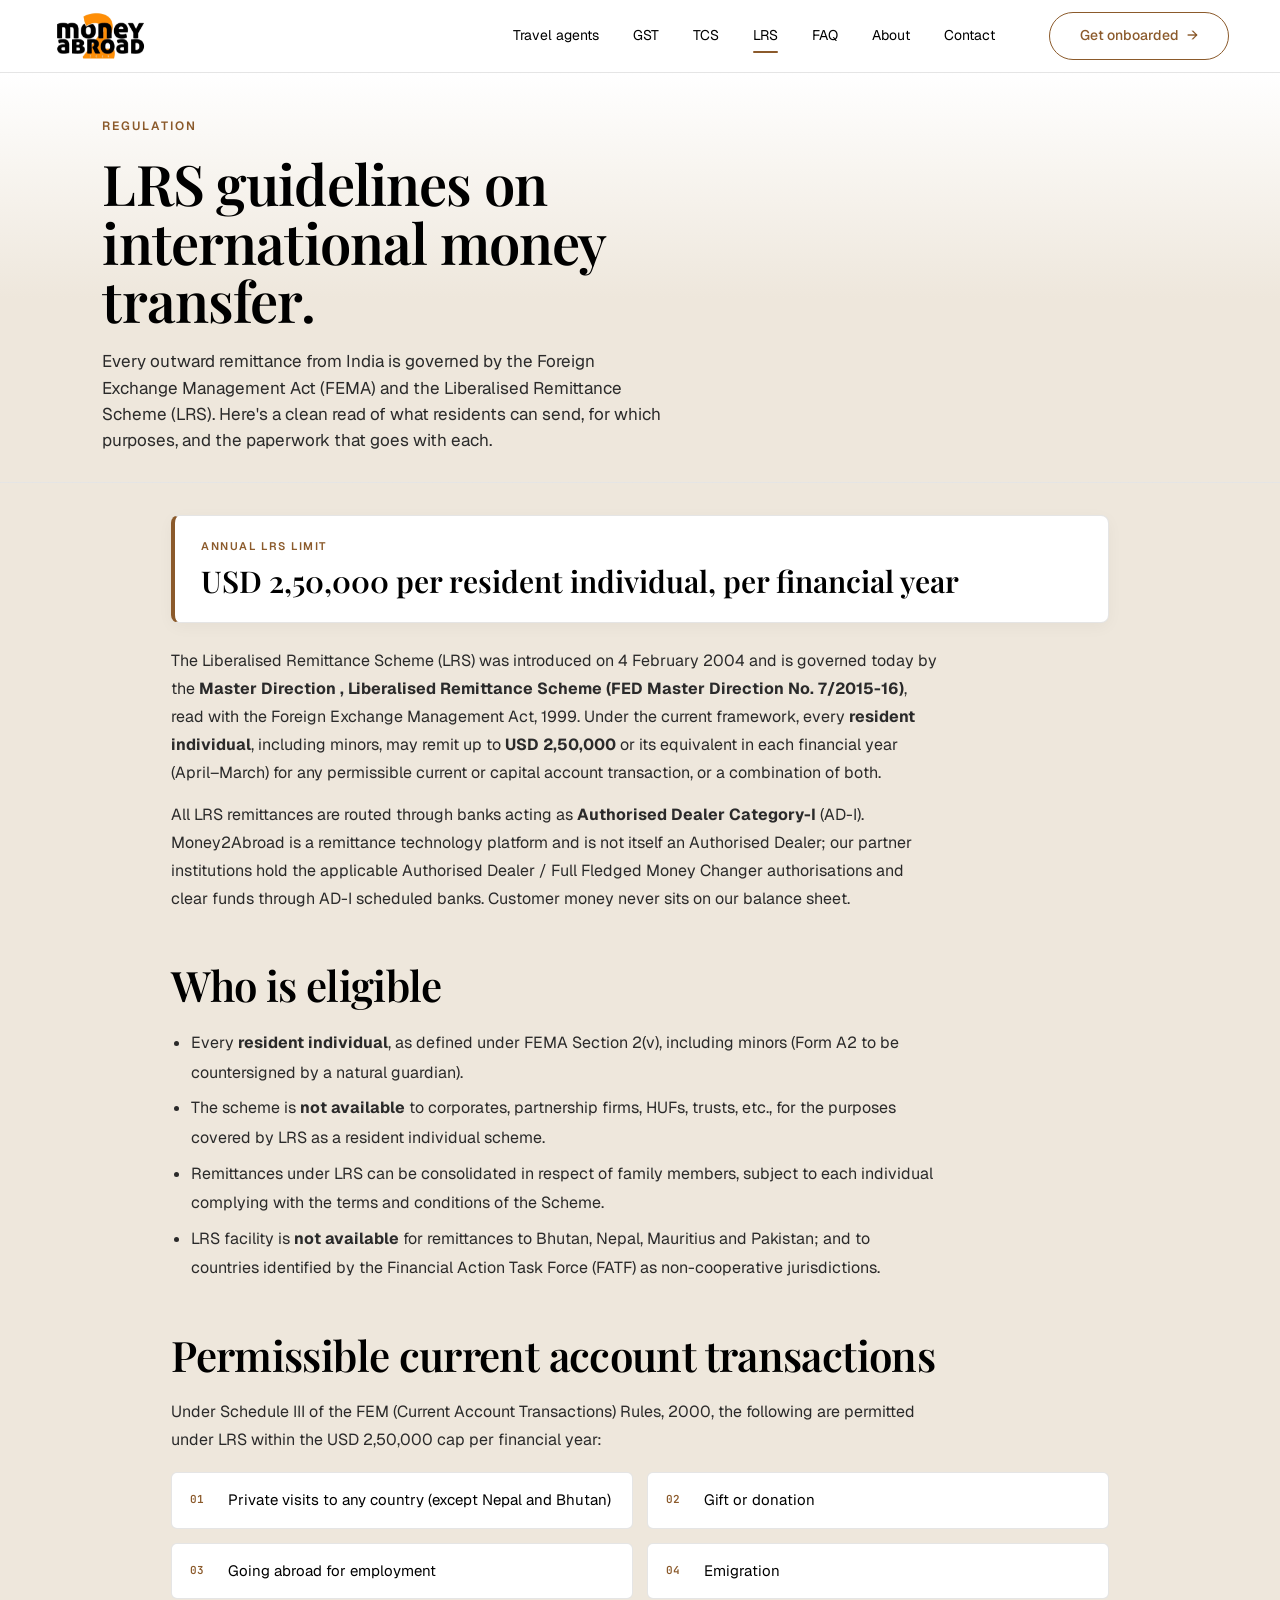
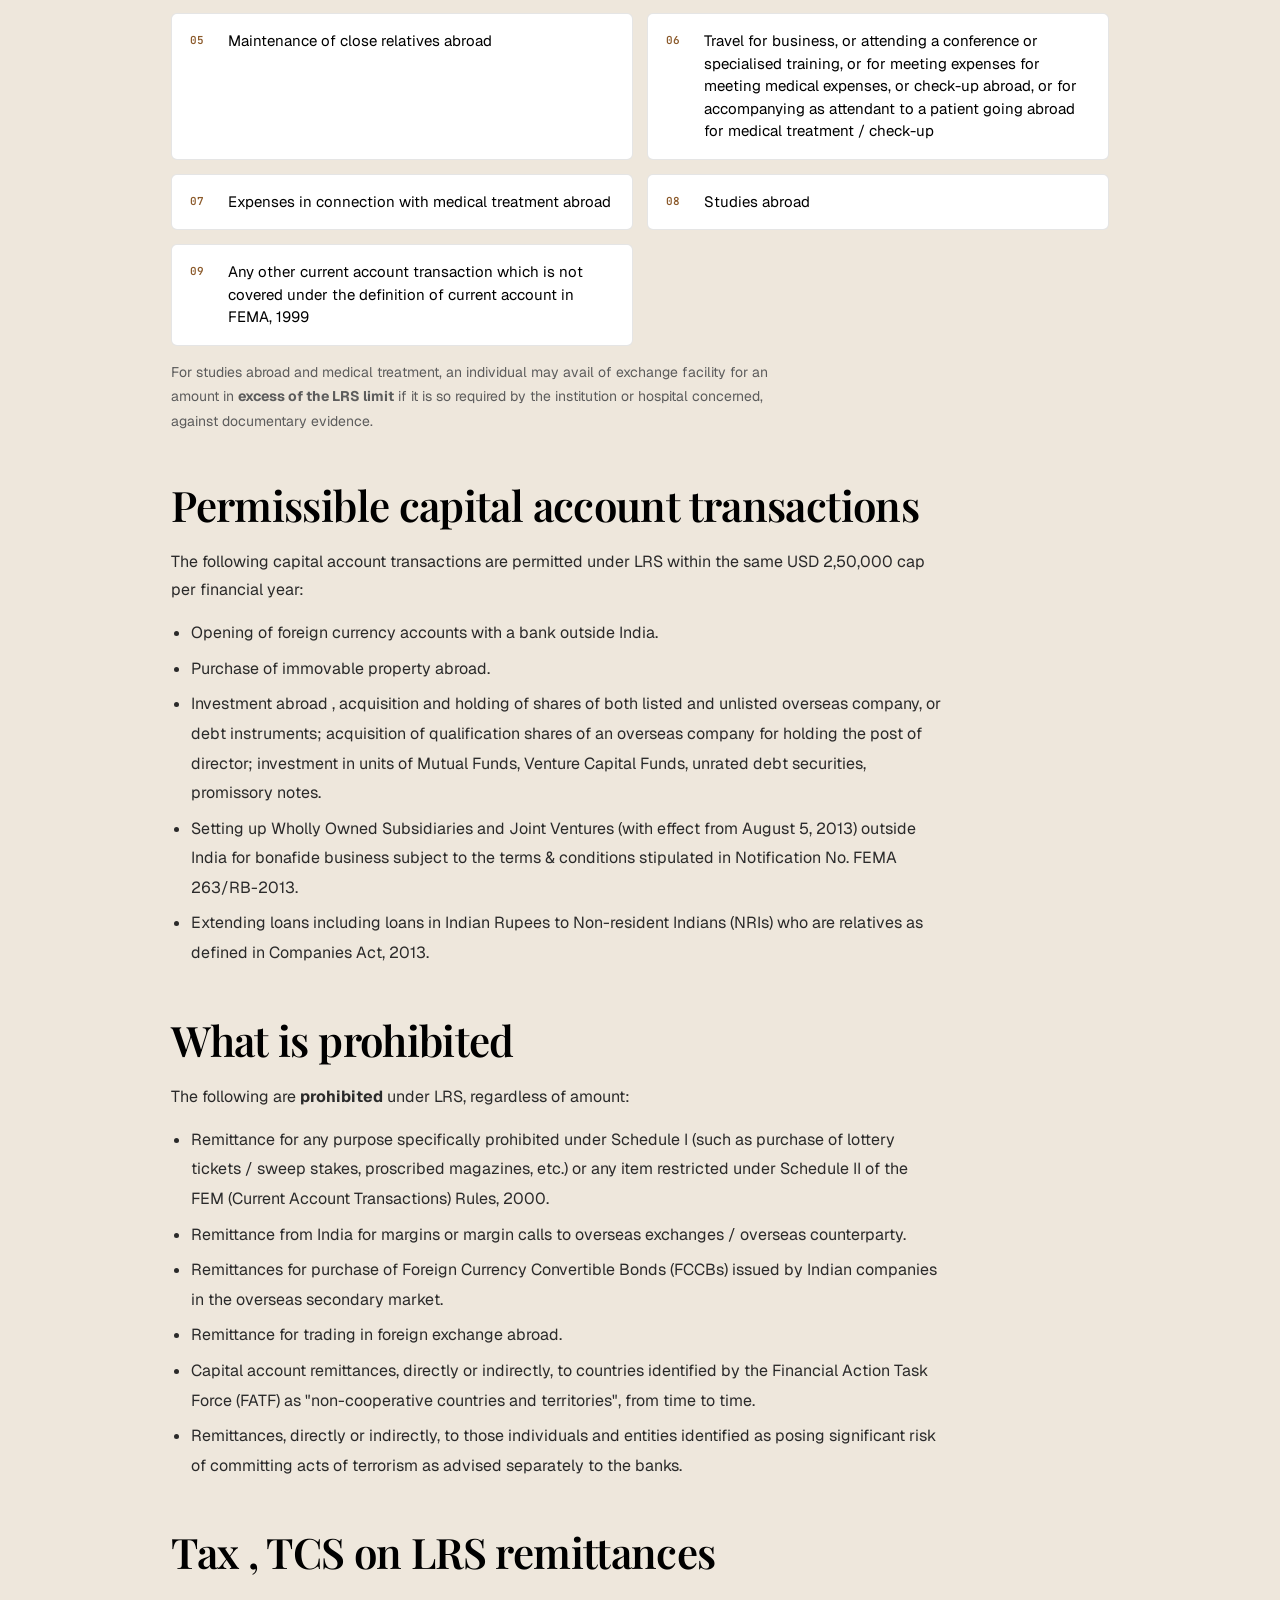
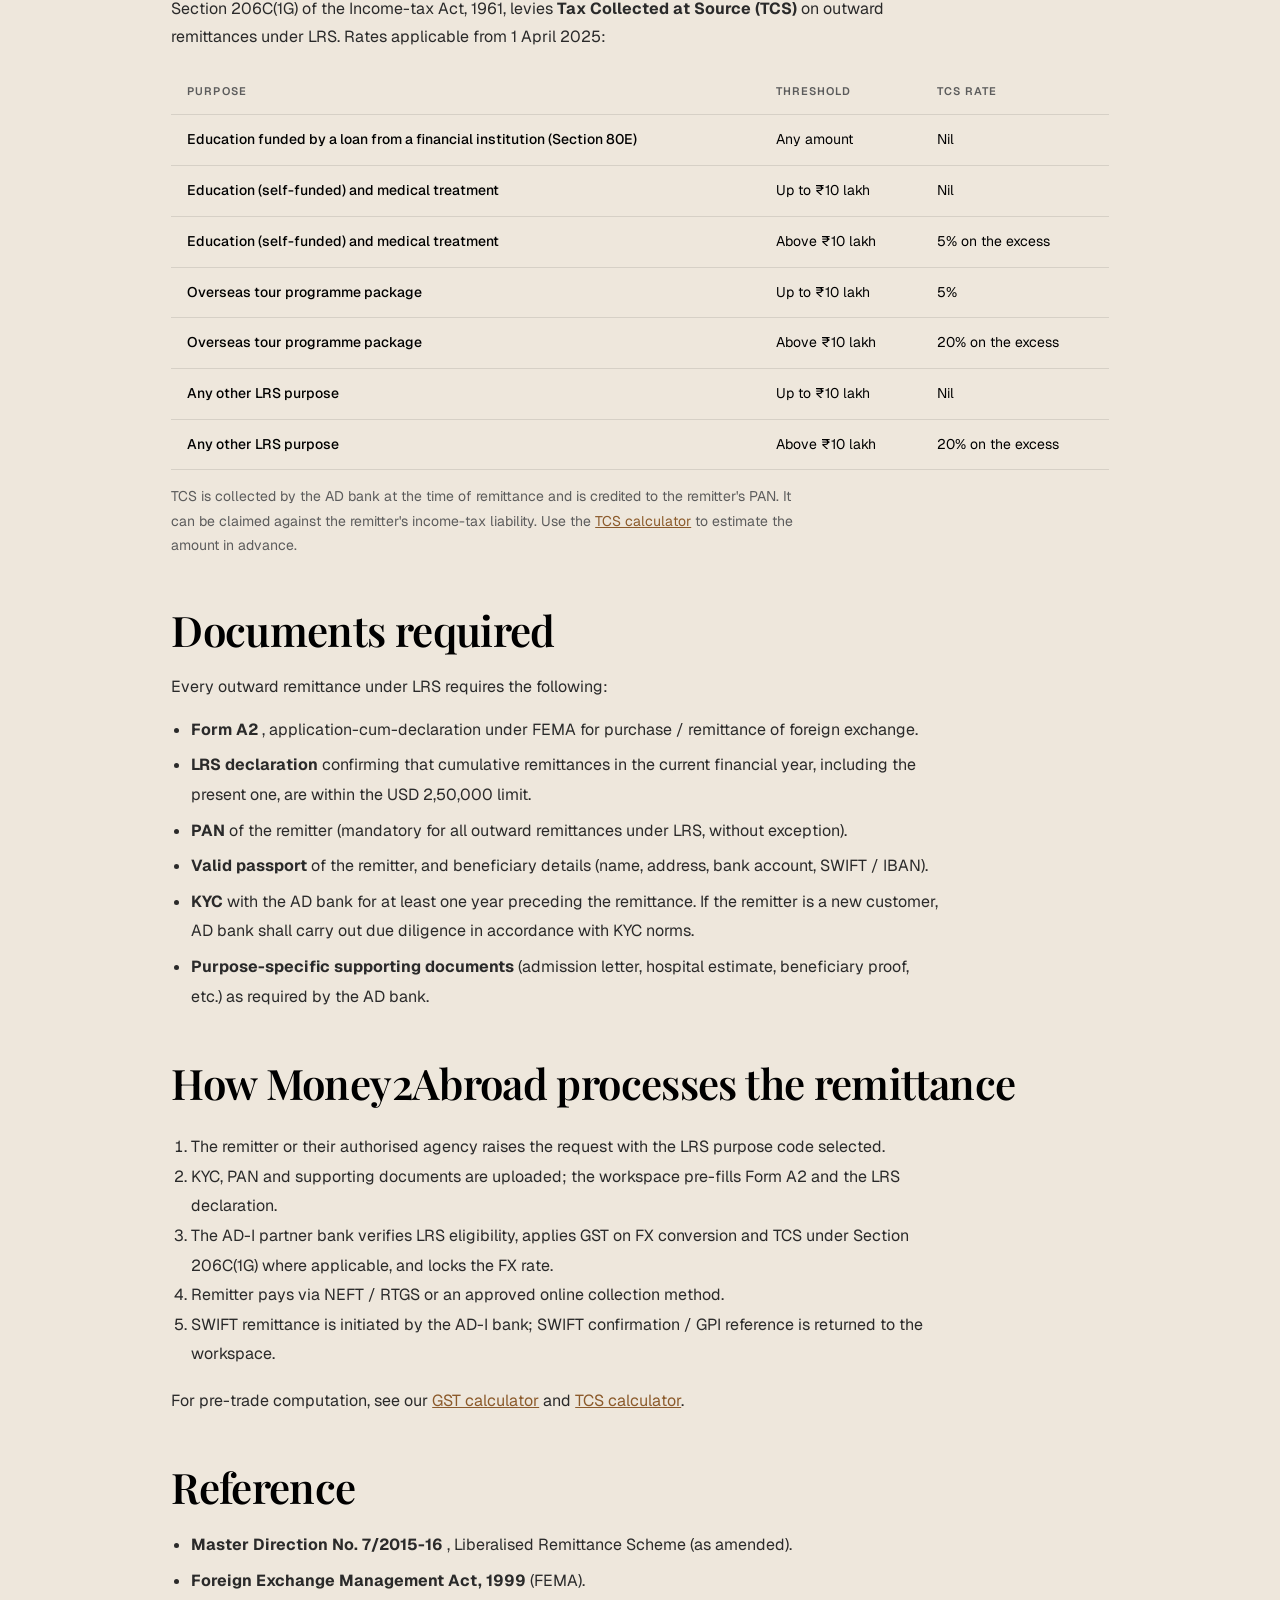
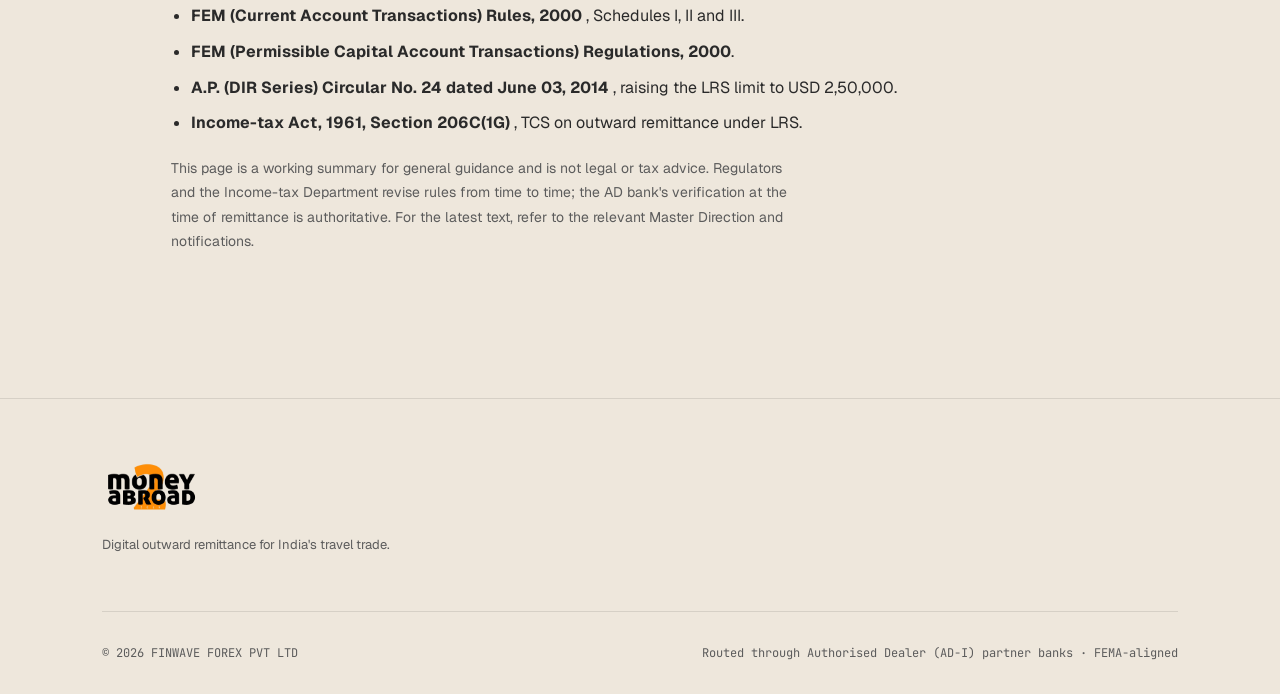
<file: public/rbi-guidelines/index.html>
<!doctype html>
<html lang="en">
<head>
<meta charset="utf-8" />
<meta name="viewport" content="width=device-width,initial-scale=1" />
<meta name="description" content="Guidelines on outward remittance under the Liberalised Remittance Scheme (LRS) , eligibility, the 17 permitted purposes, documentation and Form A2." />
<meta name="theme-color" content="#ffffff" />
<title>LRS Guidelines on International Money Transfer , Money2Abroad</title>
<link rel="icon" type="image/jpeg" href="../Money2Abroad Logo.jpg" />
<link rel="preconnect" href="https://fonts.googleapis.com">
<link rel="preconnect" href="https://fonts.gstatic.com" crossorigin>
<link href="https://fonts.googleapis.com/css2?family=Geist:wght@300;400;500;600;700&family=JetBrains+Mono:wght@400;500&family=Playfair+Display:wght@500;600;700;800&family=Source+Serif+4:wght@400;600&display=swap" rel="stylesheet">
<link rel="stylesheet" href="../css/main.css" />
<style>
  .doc-shell{padding:32px var(--pad) 56px;max-width:1040px;margin:0 auto;}
  .doc-section{padding:0;margin-bottom:40px;}
  .doc-section .key-box:first-child{margin-top:0;}
  .doc-section > p:last-child{margin-bottom:0;}
  @media (max-width:700px){.doc-shell{padding:20px var(--pad) 36px;} .doc-section{margin-bottom:28px;}}
  .doc-section h2{font-family:'Playfair Display','Source Serif 4',Georgia,serif;font-size:clamp(28px,4vw,42px);font-weight:600;color:var(--ink);margin-bottom:10px;letter-spacing:-0.015em;}
  .doc-section p{color:var(--ink-2);font-size:16px;line-height:1.75;max-width:70ch;margin-bottom:14px;}
  .doc-section ul{color:var(--ink-2);font-size:16px;line-height:1.85;max-width:70ch;padding-left:20px;margin:8px 0 18px;}
  .doc-section ul li{margin-bottom:6px;}
  .key-box{background:#fff;border:1px solid var(--line);border-left:4px solid var(--accent);border-radius:8px;padding:22px 26px;margin:24px 0;box-shadow:0 4px 16px rgba(0,0,0,0.04);}
  .key-box .lbl{font-family:'Geist',sans-serif;font-size:11px;font-weight:600;text-transform:uppercase;letter-spacing:.14em;color:var(--accent);margin-bottom:8px;}
  .key-box .val{font-family:'Playfair Display',serif;font-size:clamp(22px,3vw,30px);color:var(--ink);font-weight:600;line-height:1.25;}
  .purpose-grid{display:grid;grid-template-columns:repeat(2,1fr);gap:14px;margin-top:18px;}
  @media (max-width:680px){.purpose-grid{grid-template-columns:1fr;}}
  .purpose-item{background:#fff;border:1px solid var(--line);border-radius:6px;padding:16px 18px;display:flex;gap:14px;align-items:flex-start;}
  .purpose-item .n{font-family:'JetBrains Mono',monospace;font-size:11px;color:var(--accent);font-weight:600;min-width:24px;padding-top:2px;}
  .purpose-item .t{font-size:15px;color:var(--ink);line-height:1.5;}
  .doc-table{width:100%;border-collapse:collapse;margin-top:18px;}
  .doc-table th,.doc-table td{text-align:left;padding:14px 16px;border-bottom:1px solid var(--line);font-size:14px;vertical-align:top;}
  .doc-table th{font-family:'Geist',sans-serif;font-size:11px;text-transform:uppercase;letter-spacing:.1em;color:var(--ink-3);background:var(--bg);font-weight:600;}
  .doc-table td:first-child{font-weight:500;color:var(--ink);}
</style>
</head>
<body>

<nav class="top">
  <div class="nav-inner">
    <a class="brand" href="../">
      <span class="brand-mark"></span>
    </a>
    <div class="nav-links">
      <a href="../remittance-for-travel-agents/">Travel agents</a>
      <a href="../gst-calculator/">GST</a>
      <a href="../tcs-calculator/">TCS</a>
      <span class="current" aria-current="page">LRS</span>
      <a href="../faq/">FAQ</a>
      <a href="../about-us/">About</a>
      <a href="../contact-us/">Contact</a>
    </div>
    <div class="nav-cta">
      <a href="../contact-us/" class="btn btn-accent">Get onboarded <span class="arrow">→</span></a>
      <button type="button" class="nav-toggle" aria-expanded="false" aria-controls="mobile-menu" aria-label="Open menu">
        <span class="bars"><span></span></span>
      </button>
    </div>
  </div>
  <div class="mobile-menu" id="mobile-menu">
      <a href="../remittance-for-travel-agents/">Travel agents</a>
      <a href="../gst-calculator/">GST</a>
      <a href="../tcs-calculator/">TCS</a>
      <span class="current" aria-current="page">LRS</span>
      <a href="../faq/">FAQ</a>
      <a href="../about-us/">About</a>
      <a href="../contact-us/">Contact</a>
    <div class="mobile-cta">
      <a href="../contact-us/" class="btn btn-accent">Get onboarded</a>
    </div>
  </div>
</nav>
<script>
(function(){
  var btn=document.querySelector('.nav-toggle');var menu=document.getElementById('mobile-menu');if(!btn||!menu)return;
  function close(){btn.setAttribute('aria-expanded','false');menu.classList.remove('open');}
  btn.addEventListener('click',function(){var open=btn.getAttribute('aria-expanded')==='true';btn.setAttribute('aria-expanded',String(!open));menu.classList.toggle('open',!open);});
  menu.querySelectorAll('a').forEach(function(a){a.addEventListener('click',close);});
})();
</script>

<header class="about-hero">
  <div class="wrap">
    <div class="eyebrow">Regulation</div>
    <div class="spacer-sm"></div>
    <h1>LRS guidelines on international money transfer.</h1>
    <p class="lead">Every outward remittance from India is governed by the Foreign Exchange Management Act (FEMA) and the Liberalised Remittance Scheme (LRS). Here's a clean read of what residents can send, for which purposes, and the paperwork that goes with each.</p>
  </div>
</header>

<main class="doc-shell">

  <section class="doc-section">
    <div class="key-box">
      <div class="lbl">Annual LRS limit</div>
      <div class="val">USD 2,50,000 per resident individual, per financial year</div>
    </div>
    <p>The Liberalised Remittance Scheme (LRS) was introduced on 4 February 2004 and is governed today by the <strong>Master Direction , Liberalised Remittance Scheme (FED Master Direction No. 7/2015-16)</strong>, read with the Foreign Exchange Management Act, 1999. Under the current framework, every <strong>resident individual</strong>, including minors, may remit up to <strong>USD 2,50,000</strong> or its equivalent in each financial year (April–March) for any permissible current or capital account transaction, or a combination of both.</p>
    <p>All LRS remittances are routed through banks acting as <strong>Authorised Dealer Category-I</strong> (AD-I). Money2Abroad is a remittance technology platform and is not itself an Authorised Dealer; our partner institutions hold the applicable Authorised Dealer / Full Fledged Money Changer authorisations and clear funds through AD-I scheduled banks. Customer money never sits on our balance sheet.</p>
  </section>

  <section class="doc-section">
    <h2>Who is eligible</h2>
    <ul>
      <li>Every <strong>resident individual</strong>, as defined under FEMA Section 2(v), including minors (Form A2 to be countersigned by a natural guardian).</li>
      <li>The scheme is <strong>not available</strong> to corporates, partnership firms, HUFs, trusts, etc., for the purposes covered by LRS as a resident individual scheme.</li>
      <li>Remittances under LRS can be consolidated in respect of family members, subject to each individual complying with the terms and conditions of the Scheme.</li>
      <li>LRS facility is <strong>not available</strong> for remittances to Bhutan, Nepal, Mauritius and Pakistan; and to countries identified by the Financial Action Task Force (FATF) as non-cooperative jurisdictions.</li>
    </ul>
  </section>

  <section class="doc-section">
    <h2>Permissible current account transactions</h2>
    <p>Under Schedule III of the FEM (Current Account Transactions) Rules, 2000, the following are permitted under LRS within the USD 2,50,000 cap per financial year:</p>
    <div class="purpose-grid">
      <div class="purpose-item"><span class="n">01</span><span class="t">Private visits to any country (except Nepal and Bhutan)</span></div>
      <div class="purpose-item"><span class="n">02</span><span class="t">Gift or donation</span></div>
      <div class="purpose-item"><span class="n">03</span><span class="t">Going abroad for employment</span></div>
      <div class="purpose-item"><span class="n">04</span><span class="t">Emigration</span></div>
      <div class="purpose-item"><span class="n">05</span><span class="t">Maintenance of close relatives abroad</span></div>
      <div class="purpose-item"><span class="n">06</span><span class="t">Travel for business, or attending a conference or specialised training, or for meeting expenses for meeting medical expenses, or check-up abroad, or for accompanying as attendant to a patient going abroad for medical treatment / check-up</span></div>
      <div class="purpose-item"><span class="n">07</span><span class="t">Expenses in connection with medical treatment abroad</span></div>
      <div class="purpose-item"><span class="n">08</span><span class="t">Studies abroad</span></div>
      <div class="purpose-item"><span class="n">09</span><span class="t">Any other current account transaction which is not covered under the definition of current account in FEMA, 1999</span></div>
    </div>
    <p style="margin-top:14px;font-size:14px;color:var(--ink-3);">For studies abroad and medical treatment, an individual may avail of exchange facility for an amount in <strong>excess of the LRS limit</strong> if it is so required by the institution or hospital concerned, against documentary evidence.</p>
  </section>

  <section class="doc-section">
    <h2>Permissible capital account transactions</h2>
    <p>The following capital account transactions are permitted under LRS within the same USD 2,50,000 cap per financial year:</p>
    <ul>
      <li>Opening of foreign currency accounts with a bank outside India.</li>
      <li>Purchase of immovable property abroad.</li>
      <li>Investment abroad , acquisition and holding of shares of both listed and unlisted overseas company, or debt instruments; acquisition of qualification shares of an overseas company for holding the post of director; investment in units of Mutual Funds, Venture Capital Funds, unrated debt securities, promissory notes.</li>
      <li>Setting up Wholly Owned Subsidiaries and Joint Ventures (with effect from August 5, 2013) outside India for bonafide business subject to the terms &amp; conditions stipulated in Notification No. FEMA 263/RB-2013.</li>
      <li>Extending loans including loans in Indian Rupees to Non-resident Indians (NRIs) who are relatives as defined in Companies Act, 2013.</li>
    </ul>
  </section>

  <section class="doc-section">
    <h2>What is prohibited</h2>
    <p>The following are <strong>prohibited</strong> under LRS, regardless of amount:</p>
    <ul>
      <li>Remittance for any purpose specifically prohibited under Schedule I (such as purchase of lottery tickets / sweep stakes, proscribed magazines, etc.) or any item restricted under Schedule II of the FEM (Current Account Transactions) Rules, 2000.</li>
      <li>Remittance from India for margins or margin calls to overseas exchanges / overseas counterparty.</li>
      <li>Remittances for purchase of Foreign Currency Convertible Bonds (FCCBs) issued by Indian companies in the overseas secondary market.</li>
      <li>Remittance for trading in foreign exchange abroad.</li>
      <li>Capital account remittances, directly or indirectly, to countries identified by the Financial Action Task Force (FATF) as "non-cooperative countries and territories", from time to time.</li>
      <li>Remittances, directly or indirectly, to those individuals and entities identified as posing significant risk of committing acts of terrorism as advised separately to the banks.</li>
    </ul>
  </section>

  <section class="doc-section">
    <h2>Tax , TCS on LRS remittances</h2>
    <p>Section 206C(1G) of the Income-tax Act, 1961, levies <strong>Tax Collected at Source (TCS)</strong> on outward remittances under LRS. Rates applicable from 1 April 2025:</p>
    <table class="doc-table" aria-label="TCS rates under LRS">
      <thead>
        <tr><th>Purpose</th><th>Threshold</th><th>TCS rate</th></tr>
      </thead>
      <tbody>
        <tr><td>Education funded by a loan from a financial institution (Section 80E)</td><td>Any amount</td><td>Nil</td></tr>
        <tr><td>Education (self-funded) and medical treatment</td><td>Up to ₹10 lakh</td><td>Nil</td></tr>
        <tr><td>Education (self-funded) and medical treatment</td><td>Above ₹10 lakh</td><td>5% on the excess</td></tr>
        <tr><td>Overseas tour programme package</td><td>Up to ₹10 lakh</td><td>5%</td></tr>
        <tr><td>Overseas tour programme package</td><td>Above ₹10 lakh</td><td>20% on the excess</td></tr>
        <tr><td>Any other LRS purpose</td><td>Up to ₹10 lakh</td><td>Nil</td></tr>
        <tr><td>Any other LRS purpose</td><td>Above ₹10 lakh</td><td>20% on the excess</td></tr>
      </tbody>
    </table>
    <p style="font-size:14px;color:var(--ink-3);margin-top:14px;">TCS is collected by the AD bank at the time of remittance and is credited to the remitter's PAN. It can be claimed against the remitter's income-tax liability. Use the <a href="../tcs-calculator/">TCS calculator</a> to estimate the amount in advance.</p>
  </section>

  <section class="doc-section">
    <h2>Documents required</h2>
    <p>Every outward remittance under LRS requires the following:</p>
    <ul>
      <li><strong>Form A2</strong> , application-cum-declaration under FEMA for purchase / remittance of foreign exchange.</li>
      <li><strong>LRS declaration</strong> confirming that cumulative remittances in the current financial year, including the present one, are within the USD 2,50,000 limit.</li>
      <li><strong>PAN</strong> of the remitter (mandatory for all outward remittances under LRS, without exception).</li>
      <li><strong>Valid passport</strong> of the remitter, and beneficiary details (name, address, bank account, SWIFT / IBAN).</li>
      <li><strong>KYC</strong> with the AD bank for at least one year preceding the remittance. If the remitter is a new customer, AD bank shall carry out due diligence in accordance with KYC norms.</li>
      <li><strong>Purpose-specific supporting documents</strong> (admission letter, hospital estimate, beneficiary proof, etc.) as required by the AD bank.</li>
    </ul>
  </section>

  <section class="doc-section">
    <h2>How Money2Abroad processes the remittance</h2>
    <ol style="color:var(--ink-2);font-size:16px;line-height:1.85;max-width:70ch;padding-left:20px;">
      <li>The remitter or their authorised agency raises the request with the LRS purpose code selected.</li>
      <li>KYC, PAN and supporting documents are uploaded; the workspace pre-fills Form A2 and the LRS declaration.</li>
      <li>The AD-I partner bank verifies LRS eligibility, applies GST on FX conversion and TCS under Section 206C(1G) where applicable, and locks the FX rate.</li>
      <li>Remitter pays via NEFT / RTGS or an approved online collection method.</li>
      <li>SWIFT remittance is initiated by the AD-I bank; SWIFT confirmation / GPI reference is returned to the workspace.</li>
    </ol>
    <p style="margin-top:18px;">For pre-trade computation, see our <a href="../gst-calculator/">GST calculator</a> and <a href="../tcs-calculator/">TCS calculator</a>.</p>
  </section>

  <section class="doc-section">
    <h2>Reference</h2>
    <ul>
      <li><strong>Master Direction No. 7/2015-16</strong> , Liberalised Remittance Scheme (as amended).</li>
      <li><strong>Foreign Exchange Management Act, 1999</strong> (FEMA).</li>
      <li><strong>FEM (Current Account Transactions) Rules, 2000</strong> , Schedules I, II and III.</li>
      <li><strong>FEM (Permissible Capital Account Transactions) Regulations, 2000</strong>.</li>
      <li><strong>A.P. (DIR Series) Circular No. 24 dated June 03, 2014</strong> , raising the LRS limit to USD 2,50,000.</li>
      <li><strong>Income-tax Act, 1961, Section 206C(1G)</strong> , TCS on outward remittance under LRS.</li>
    </ul>
    <p style="font-size:14px;color:var(--ink-3);margin-top:18px;">This page is a working summary for general guidance and is not legal or tax advice. Regulators and the Income-tax Department revise rules from time to time; the AD bank's verification at the time of remittance is authoritative. For the latest text, refer to the relevant Master Direction and notifications.</p>
  </section>

</main>

<footer>
  <div class="wrap">
    <div class="foot-grid">
      <div>
        <a class="brand" href="../">
          <span class="brand-mark"></span>
        </a>
        <p class="foot-blurb">Digital outward remittance for India's travel trade.</p>
      </div>
      <div class="foot-col">
        <h5>Site</h5>
        <a href="../">Home</a>
        <a href="../remittance-for-travel-agents/">Travel agents</a>
        <a href="../about-us/">About</a>
        <a href="../faq/">FAQ</a>
        <a href="../contact-us/">Contact</a>
      </div>
      <div class="foot-col">
        <h5>Resources</h5>
        <a href="../gst-calculator/">GST calculator</a>
        <a href="../tcs-calculator/">TCS calculator</a>
        <a href="./">LRS guidelines</a>
      </div>
      <div class="foot-col">
        <h5>Talk to us</h5>
        <a href="mailto:info@finwaveforex.com">info@finwaveforex.com</a>
        <a href="tel:+917948916100">+91 79 4891 6100</a>
        <a href="tel:+919898906133">+91 98989 06133</a>
        <a href="#">Ahmedabad · Navrangpura</a>
      </div>
    </div>
    <div class="foot-bottom">
      <div class="legal">© 2026 FINWAVE FOREX PVT LTD</div>
      <div class="legal">Routed through Authorised Dealer (AD-I) partner banks · FEMA-aligned</div>
    </div>
  </div>
</footer>

</body>
</html>
</file>
<file: css/main.css>
:root {
    /* JPMorgan Chase palette , cream body, white nav, black ink, copper accent */
    --bg: #eee7dc;                   /* JPMC cream */
    --bg-soft: #ffffff;              /* white card / nav */
    --bg-deep: #000000;              /* black for dark sections */
    --ink: #000000;                   /* black body text */
    --ink-2: #2a2a2a;
    --ink-3: #5c5c5c;
    --line: rgba(0,0,0,0.10);
    --line-strong: rgba(0,0,0,0.18);
    --accent: #8b5a2b;               /* copper / brown */
    --accent-deep: #6b4520;
    --accent-on: #ffffff;
    --warn: #c0392b;
    --positive: #1d8a4b;
    --pad: clamp(20px, 4vw, 56px);
  }

  * { box-sizing: border-box; }
  html, body { margin: 0; padding: 0; }
  body {
    background: var(--bg);
    color: var(--ink);
    font-family: 'Geist', 'Helvetica Neue', Arial, ui-sans-serif, system-ui, -apple-system, sans-serif;
    font-size: 16px;
    line-height: 1.55;
    -webkit-font-smoothing: antialiased;
    text-rendering: optimizeLegibility;
    overflow-x: hidden;
  }
  ::selection { background: var(--accent); color: var(--accent-on); }

  /* ---------- Type ---------- */
  .serif { font-family: 'Source Serif 4', 'Times New Roman', serif; font-weight: 400; letter-spacing: -0.01em; }
  .mono { font-family: 'JetBrains Mono', ui-monospace, monospace; font-feature-settings: 'tnum' 1, 'cv11' 1; }
  .eyebrow {
    font-family: 'Geist', sans-serif;
    font-size: 12px;
    font-weight: 600;
    letter-spacing: 0.16em;
    text-transform: uppercase;
    color: #8b5a2b;
    display: inline-block;
  }
  .eyebrow::before { content: none; }
  h1, h2, h3, h4 { margin: 0; font-weight: 500; letter-spacing: -0.02em; }
  p { margin: 0; }

  .display {
    font-family: 'Geist', sans-serif;
    font-weight: 500;
    font-size: clamp(44px, 7vw, 104px);
    line-height: 0.96;
    letter-spacing: -0.035em;
  }
  .display em {
    font-family: 'Source Serif 4', serif;
    font-style: italic;
    font-weight: 400;
    letter-spacing: -0.015em;
  }

  /* ---------- Layout ---------- */
  .wrap { max-width: 1440px; margin: 0 auto; padding: 0 var(--pad); }
  .row { display: flex; }
  .col { display: flex; flex-direction: column; }
  .grid { display: grid; }

  /* ---------- Nav ---------- */
  nav.top {
    position: sticky; top: 0; z-index: 50;
    background: color-mix(in oklab, var(--bg) 88%, transparent);
    backdrop-filter: blur(14px);
    -webkit-backdrop-filter: blur(14px);
    border-bottom: 1px solid var(--line);
  }
  .nav-inner {
    display: flex; align-items: center; justify-content: space-between;
    padding: 4px var(--pad);
    max-width: 1440px; margin: 0 auto;
  }
  .brand {
    display: flex; align-items: center; gap: 10px;
    font-weight: 600; letter-spacing: -0.02em; font-size: 18px;
    text-decoration: none; color: inherit;
  }
  a.brand:hover { color: var(--ink); }
  .brand-mark {
    position: relative;
    width: 140px; height: 64px;
    background: none;
    display: inline-block; flex-shrink: 0;
    perspective: 900px;
  }
  .brand-mark::before,
  .brand-mark::after {
    content: "";
    position: absolute; inset: 0;
    background-position: left center;
    background-repeat: no-repeat;
    background-size: contain;
  }
  .brand-mark::before {
    background-image: url('../assets/m2a-two.png');
    transform-origin: 34% 87%;
    transform-style: preserve-3d;
    backface-visibility: visible;
    animation: m2a-two-spin 2.4s cubic-bezier(.5,0,.5,1) .2s 2 both;
    will-change: transform, filter;
  }
  .brand-mark::after {
    background-image: url('../assets/m2a-text.png');
  }
  a.brand:hover .brand-mark::before {
    animation-play-state: paused;
    filter: drop-shadow(0 4px 10px rgba(240,140,30,.45));
  }
  @keyframes m2a-two-spin {
    0%   { transform: rotateY(0deg);   filter: brightness(1); }
    50%  { transform: rotateY(180deg); filter: brightness(1.2); }
    100% { transform: rotateY(360deg); filter: brightness(1); }
  }
  @media (prefers-reduced-motion: reduce) {
    .brand-mark::before { animation: none; }
  }
  @media (max-width: 760px) {
    .brand-mark { width: 110px; height: 52px; }
  }
  .brand span:not(.brand-mark) { display: inline; }
  .nav-links { display: flex; gap: 6px; align-items: center; margin-left: auto; margin-right: 24px; }
  .nav-links a,
  .nav-links span.current {
    position: relative;
    color: var(--ink-2); text-decoration: none; font-size: 14px;
    display: inline-flex; align-items: center; gap: 4px;
    padding: 8px 14px; border-radius: 999px;
    transition: color .18s ease, background-color .18s ease;
  }
  .nav-links a:hover { color: var(--ink); background-color: var(--bg-soft); }
  .nav-links a:active { background-color: color-mix(in oklab, var(--ink) 10%, transparent); }
  .nav-links a.current,
  .nav-links span.current { color: var(--ink); }
  .nav-links a::after,
  .nav-links span.current::after {
    content: ""; position: absolute; left: 14px; right: 14px; bottom: 2px;
    height: 2px; border-radius: 2px; background: var(--accent);
    transform: scaleX(0); transform-origin: center;
    transition: transform .22s ease;
  }
  .nav-links a:hover::after,
  .nav-links a.current::after,
  .nav-links span.current::after { transform: scaleX(1); }
  .nav-links span.current { cursor: default; }
  #overview, #reach, #compliance { scroll-margin-top: 80px; }
  .nav-cta { display: flex; gap: 10px; align-items: center; margin-left: 16px; }
  .nav-cta .btn-accent { min-width: 180px; justify-content: center; }

  /* ---------- Buttons ---------- */
  .btn {
    display: inline-flex; align-items: center; gap: 8px;
    padding: 12px 18px; border-radius: 999px; font-size: 14px;
    font-weight: 500; text-decoration: none; cursor: pointer; border: 1px solid transparent;
    transition: transform .15s ease, background .2s ease, color .2s ease, border-color .2s ease;
    white-space: nowrap;
  }
  .btn:active { transform: translateY(1px); }
  .btn-primary { background: var(--ink); color: var(--bg); }
  .btn-primary:hover { background: #2a2820; }
  .btn-accent { background: var(--accent); color: var(--accent-on); }
  .btn-accent:hover { background: var(--accent-deep); }
  .btn-ghost { color: var(--ink); border-color: var(--line-strong); }
  .btn-ghost:hover { background: var(--bg-soft); }
  .btn-link { color: var(--ink); padding: 0; background: transparent; }
  .arrow { transition: transform .2s ease; }
  .btn:hover .arrow { transform: translateX(3px); }

  /* ---------- HERO ---------- */
  .hero {
    padding: 60px var(--pad) 40px; position: relative;
    background: linear-gradient(180deg, var(--bg) 0%, var(--bg-soft) 100%);
  }
  .hero-grid {
    display: grid; grid-template-columns: 1.4fr 1fr; gap: 56px; align-items: start;
  }
  @media (max-width: 1000px) { .hero-grid { grid-template-columns: 1fr; gap: 32px; } }

  .hero h1 .strike {
    position: relative; display: inline-block; color: var(--ink-3);
  }
  .hero h1 .strike::after {
    content: ""; position: absolute; left: -2%; right: -2%; top: 52%;
    height: 6px; background: var(--accent); transform: skewY(-2deg);
  }
  .hero-copy {
    color: var(--ink-2);
    font-size: clamp(16px, 1.6vw, 20px);
    line-height: 1.55;
    max-width: 58ch;
    margin-top: 24px;
  }
  .hero-actions {
    display: flex; gap: 12px; flex-wrap: wrap; margin-top: 28px;
  }

  .hero-meta {
    display: flex; gap: 24px; flex-wrap: wrap; padding-top: 32px;
    border-top: 1px solid var(--line); margin-top: 40px;
  }
  .hero-meta .stat .n { font-family: 'Geist', sans-serif; font-size: 32px; letter-spacing: -0.02em; font-weight: 500; }
  .hero-meta .stat .l { font-size: 12px; color: var(--ink-3); margin-top: 2px; }

  /* Hero card , quote / live transfer */
  .hero-card {
    background: var(--bg-deep); color: #efe9da;
    border-radius: 24px; padding: 24px;
    box-shadow: 0 30px 80px -30px rgba(0,0,0,0.35);
    position: relative; overflow: hidden;
  }
  .hero-card::before {
    content: ""; position: absolute; top: -40%; right: -20%;
    width: 360px; height: 360px; border-radius: 50%;
    background: radial-gradient(circle, rgba(200,255,58,0.18), transparent 70%);
    pointer-events: none;
  }
  .hc-head {
    display: flex; justify-content: space-between; align-items: center;
    color: rgba(239,233,218,0.6); font-size: 12px;
  }
  .hc-head .live { display: inline-flex; align-items: center; gap: 6px; color: var(--accent); font-family: 'JetBrains Mono'; }
  .hc-head .live .dot {
    width: 7px; height: 7px; border-radius: 50%; background: var(--accent);
    box-shadow: 0 0 0 0 rgba(200,255,58,0.7);
    animation: pulse 1.6s infinite;
  }
  @keyframes pulse {
    0%   { box-shadow: 0 0 0 0 rgba(200,255,58,0.7); }
    70%  { box-shadow: 0 0 0 8px rgba(200,255,58,0); }
    100% { box-shadow: 0 0 0 0 rgba(200,255,58,0); }
  }
  .hc-row {
    display: flex; justify-content: space-between; align-items: center;
    padding: 18px 0; border-bottom: 1px dashed rgba(239,233,218,0.12);
  }
  .hc-row:last-of-type { border-bottom: 0; }
  .hc-label { color: rgba(239,233,218,0.5); font-size: 12px; }
  .hc-amount {
    font-family: 'Geist', sans-serif; font-weight: 500;
    font-size: 36px; letter-spacing: -0.02em; line-height: 1;
  }
  .hc-amount .cur { color: rgba(239,233,218,0.5); font-size: 16px; margin-left: 6px; }
  .hc-fx {
    display: flex; gap: 16px; padding: 14px; border-radius: 14px;
    background: rgba(239,233,218,0.04);
    border: 1px solid rgba(239,233,218,0.08);
    margin: 10px 0;
  }
  .hc-fx .lbl { font-size: 11px; color: rgba(239,233,218,0.5); }
  .hc-fx .val { font-family: 'JetBrains Mono'; font-size: 14px; }
  .hc-cta {
    display: flex; gap: 8px; align-items: center; justify-content: space-between;
    margin-top: 14px; padding: 14px 16px;
    background: var(--accent); color: var(--accent-on);
    border-radius: 12px; font-weight: 500; font-size: 14px;
    cursor: pointer;
  }
  .swap {
    width: 34px; height: 34px; border-radius: 50%;
    background: rgba(239,233,218,0.06); border: 1px solid rgba(239,233,218,0.12);
    color: #efe9da; font-size: 14px;
    display: inline-flex; align-items: center; justify-content: center;
    margin: 0 auto; position: relative; top: -32px; z-index: 2;
    cursor: pointer; padding: 0;
    transition: transform .35s ease, background .2s ease, border-color .2s ease;
  }
  .swap:hover {
    background: rgba(239,233,218,0.12);
    border-color: rgba(239,233,218,0.22);
  }
  .swap:active { transform: rotate(180deg) scale(0.95); }
  .swap.spun { transform: rotate(180deg); }
  .ccy-flag {
    display: inline-flex; align-items: center; gap: 8px;
    background: rgba(239,233,218,0.06); padding: 6px 10px; border-radius: 999px;
    font-family: 'JetBrains Mono'; font-size: 12px;
  }
  .ccy-select {
    position: relative;
    background: rgba(239,233,218,0.06);
    border: 1px solid rgba(239,233,218,0.10);
    border-radius: 999px;
    padding: 6px 28px 6px 10px;
    font-family: 'JetBrains Mono'; font-size: 12px;
    color: #efe9da; cursor: pointer;
    display: inline-flex; align-items: center; gap: 8px;
  }
  .ccy-select:hover { background: rgba(239,233,218,0.10); }
  .ccy-select select {
    position: absolute; inset: 0; opacity: 0; cursor: pointer;
    width: 100%; height: 100%; border: 0; appearance: none;
  }
  .ccy-select::after {
    content: "▾"; position: absolute; right: 10px; top: 50%;
    transform: translateY(-50%); font-size: 10px;
    color: rgba(239,233,218,0.55); pointer-events: none;
  }
  .hc-input {
    background: transparent; border: 0; outline: none;
    color: inherit; font: inherit; padding: 0;
    width: var(--hc-input-width, 5.5ch);
    max-width: calc(100% - 4.5ch); min-width: 1ch;
    flex: 0 1 auto;
    font-family: 'Geist', sans-serif; font-weight: 500;
    font-size: 36px; letter-spacing: -0.02em; line-height: 1;
    font-feature-settings: 'tnum' 1, 'cv11' 1;
    -moz-appearance: textfield;
  }
  .hc-input::-webkit-outer-spin-button,
  .hc-input::-webkit-inner-spin-button { -webkit-appearance: none; margin: 0; }
  .hc-input:focus { outline: none; }
  .hc-input-wrap { display: inline-flex; align-items: baseline; gap: 6px; max-width: 100%; }
  .hc-input-wrap .cur { color: rgba(239,233,218,0.5); font-size: 16px; font-family: 'Geist'; font-weight: 500; flex: 0 0 auto; }
  .hc-fresh {
    font-family: 'JetBrains Mono'; font-size: 10px;
    color: rgba(239,233,218,0.45); margin-top: 4px;
  }
  .hc-change-up { color: #16a34a; }
  .hc-change-down { color: #dc2626; }
  @media (max-width: 760px) {
    .hc-input { font-size: 28px; }
  }

  /* Tag chips */
  .chips { display: flex; gap: 8px; flex-wrap: wrap; margin-top: 22px; }
  .chip {
    display: inline-flex; align-items: center; gap: 6px;
    padding: 7px 12px; border-radius: 999px; border: 1px solid var(--line-strong);
    font-size: 12px; color: var(--ink-2); background: rgba(255,255,255,0.4);
  }
  .chip .d { width: 6px; height: 6px; border-radius: 50%; background: var(--accent-deep); }

  /* ---------- FX Ticker ---------- */
  .ticker {
    border-top: 1px solid var(--line);
    border-bottom: 1px solid var(--line);
    background: var(--ink); color: var(--bg);
    overflow: hidden;
    padding: 14px 0;
  }
  .ticker-track {
    display: flex; gap: 56px; white-space: nowrap;
    animation: ticker 50s linear infinite;
    width: max-content;
    font-family: 'JetBrains Mono'; font-size: 14px;
    /* Promote to GPU compositor , iOS Safari stalls non-composited marquees */
    will-change: transform;
    backface-visibility: hidden;
  }
  .ticker-item { display: inline-flex; align-items: center; gap: 12px; }
  .ticker-item .pair { color: rgba(245,241,232,0.55); }
  .ticker-item .px { color: var(--bg); }
  .ticker-item .ch { font-size: 12px; padding: 2px 8px; border-radius: 999px; }
  .ticker-item .ch.up { color: #16a34a; background: rgba(22,163,74,0.12); }
  .ticker-item .ch.down { color: #dc2626; background: rgba(220,38,38,0.12); }
  @keyframes ticker {
    from { transform: translate3d(0, 0, 0); }
    /* --ticker-shift is set in px by JS (= -50% of track width); the -50%
       fallback covers first paint. Pixel value avoids an iOS Safari bug where
       a % translate on a max-content element resolves to 0 (no movement). */
    to { transform: translate3d(var(--ticker-shift, -50%), 0, 0); }
  }

  /* ---------- Section ---------- */
  section { padding: 56px var(--pad); }
  section.tight { padding: 40px var(--pad); }
  .section-head {
    display: grid; grid-template-columns: 1fr 1.4fr; gap: 40px;
    margin-bottom: 36px; align-items: end;
  }
  @media (max-width: 900px) { .section-head { grid-template-columns: 1fr; } }
  .section-title {
    font-size: clamp(36px, 5vw, 64px); line-height: 1.02;
    letter-spacing: -0.03em; font-weight: 500;
  }
  .section-title em { font-family: 'Source Serif 4'; font-style: italic; font-weight: 400; }
  .section-sub { color: var(--ink-2); font-size: 17px; max-width: 60ch; }

  /* ---------- Built for ---------- */
  .built-grid {
    display: grid; grid-template-columns: repeat(3, 1fr); gap: 1px;
    background: var(--line); border: 1px solid var(--line);
    border-radius: 24px; overflow: hidden;
  }
  @media (max-width: 1100px) { .built-grid { grid-template-columns: repeat(2, 1fr); } }
  @media (max-width: 600px)  { .built-grid { grid-template-columns: 1fr; } }
  .built-cell {
    background: var(--bg); padding: 32px; min-height: 240px;
    display: flex; flex-direction: column; justify-content: space-between; gap: 20px;
    transition: background .2s ease;
  }
  .built-cell:hover { background: var(--bg-soft); }
  .built-cell .num {
    font-family: 'JetBrains Mono'; font-size: 12px; color: var(--ink-3);
  }
  .built-cell h3 {
    font-size: 22px; line-height: 1.15; letter-spacing: -0.02em;
  }
  .built-cell p { color: var(--ink-2); font-size: 14px; line-height: 1.5; }
  .built-cell .icon {
    width: 36px; height: 36px; border-radius: 10px;
    background: var(--bg-soft); border: 1px solid var(--line);
    display: inline-flex; align-items: center; justify-content: center;
  }

  /* ---------- Product showcase ---------- */
  .product {
    background: var(--bg-deep); color: var(--bg);
    border-radius: 28px; margin: 0 var(--pad); padding: 80px 56px;
    position: relative; overflow: hidden;
  }
  @media (max-width: 700px) { .product { padding: 56px 24px; margin: 0 16px; } }
  .product::before {
    content: ""; position: absolute; top: -10%; right: -10%; width: 600px; height: 600px;
    border-radius: 50%; background: radial-gradient(circle, rgba(200,255,58,0.10), transparent 60%);
  }
  .product-head { max-width: 800px; position: relative; }
  .product-head .eyebrow { color: rgba(245,241,232,0.5); }
  .product-head .eyebrow::before { background: var(--accent); }
  .product-head h2 {
    font-size: clamp(36px, 5vw, 68px); line-height: 1.02; margin-top: 16px;
    letter-spacing: -0.025em;
  }
  .product-head h2 em { font-family: 'Source Serif 4'; font-style: italic; font-weight: 400; }
  .product-head p { color: rgba(245,241,232,0.65); margin-top: 16px; max-width: 60ch; }

  /* Mock dashboard */
  .dash {
    margin-top: 56px;
    background: #1a1a17; border-radius: 18px; overflow: hidden;
    border: 1px solid rgba(245,241,232,0.08);
    box-shadow: 0 60px 120px -40px rgba(0,0,0,0.6);
    display: grid; grid-template-columns: 220px 1fr;
    min-height: 580px;
    position: relative;
  }
  @media (max-width: 800px) { .dash { grid-template-columns: 1fr; min-height: 520px; } }
  .dash-side {
    padding: 18px 12px; border-right: 1px solid rgba(245,241,232,0.06);
    background: #131311;
    display: flex; flex-direction: column; gap: 4px;
  }
  @media (max-width: 800px) { .dash-side { display: none; } }
  .dash-side .agency {
    display: flex; align-items: center; gap: 10px; padding: 8px;
    background: rgba(245,241,232,0.04); border-radius: 10px; margin-bottom: 12px;
  }
  .agency-logo {
    width: 28px; height: 28px; border-radius: 7px; background: var(--accent);
    color: var(--accent-on); font-weight: 600; font-size: 12px;
    display: inline-flex; align-items: center; justify-content: center;
  }
  .agency-meta .name { font-size: 12px; font-weight: 500; }
  .agency-meta .id { font-size: 10px; color: rgba(245,241,232,0.45); font-family: 'JetBrains Mono'; }
  .dash-side .item {
    display: flex; align-items: center; gap: 10px; padding: 8px 10px; border-radius: 8px;
    color: rgba(245,241,232,0.6); font-size: 13px; cursor: pointer;
  }
  .dash-side .item.active { background: rgba(200,255,58,0.10); color: var(--accent); }
  .dash-side .item .ico {
    width: 16px; height: 16px; border-radius: 4px; background: rgba(245,241,232,0.1);
    display: inline-block;
  }
  .dash-side .item.active .ico { background: var(--accent); }
  .dash-side .label {
    font-family: 'JetBrains Mono'; font-size: 10px; color: rgba(245,241,232,0.35);
    text-transform: uppercase; letter-spacing: 0.1em; padding: 16px 10px 6px;
  }

  .dash-main { padding: 22px; overflow: hidden; position: relative; }
  .dash-tab {
    display: flex; justify-content: space-between; align-items: center;
    margin-bottom: 22px;
  }
  .dash-tab h3 { font-size: 18px; font-weight: 500; }
  .dash-tab .filters { display: flex; gap: 8px; }
  .pill {
    font-family: 'JetBrains Mono'; font-size: 11px;
    padding: 6px 10px; border-radius: 999px;
    background: rgba(245,241,232,0.06); color: rgba(245,241,232,0.7);
    border: 1px solid rgba(245,241,232,0.08);
  }
  .pill.active { background: var(--accent); color: var(--accent-on); border-color: var(--accent); }

  .kpis { display: grid; grid-template-columns: repeat(4, 1fr); gap: 12px; margin-bottom: 18px; }
  @media (max-width: 700px) { .kpis { grid-template-columns: repeat(2, 1fr); } }
  .kpi {
    padding: 14px; background: rgba(245,241,232,0.03);
    border: 1px solid rgba(245,241,232,0.06); border-radius: 12px;
  }
  .kpi .l { font-size: 11px; color: rgba(245,241,232,0.5); font-family: 'JetBrains Mono'; text-transform: uppercase; letter-spacing: 0.08em; }
  .kpi .v { font-size: 22px; font-weight: 500; letter-spacing: -0.02em; margin-top: 6px; }
  .kpi .delta { font-size: 11px; font-family: 'JetBrains Mono'; color: var(--accent); margin-top: 4px; }
  .kpi .delta.down { color: #ff8a64; }

  .panels { display: grid; grid-template-columns: 1.5fr 1fr; gap: 12px; }
  @media (max-width: 800px) { .panels { grid-template-columns: 1fr; } }
  .panel {
    background: rgba(245,241,232,0.03); border: 1px solid rgba(245,241,232,0.06);
    border-radius: 12px; padding: 16px;
  }
  .panel h4 { font-size: 13px; font-weight: 500; color: rgba(245,241,232,0.85); margin-bottom: 12px; display: flex; justify-content: space-between; align-items: center; }
  .txn {
    display: grid; grid-template-columns: 1fr auto auto auto; gap: 14px; align-items: center;
    padding: 10px 0; border-top: 1px solid rgba(245,241,232,0.06); font-size: 12px;
  }
  .txn:first-of-type { border-top: 0; }
  .txn .who { display: flex; align-items: center; gap: 10px; }
  .txn .who .av {
    width: 26px; height: 26px; border-radius: 50%;
    background: rgba(245,241,232,0.08); display: inline-flex;
    align-items: center; justify-content: center; font-size: 11px;
    font-family: 'JetBrains Mono'; color: rgba(245,241,232,0.85);
  }
  .txn .who .nm { font-size: 13px; }
  .txn .who .sub { font-size: 11px; color: rgba(245,241,232,0.45); font-family: 'JetBrains Mono'; }
  .txn .am { font-family: 'JetBrains Mono'; font-size: 13px; text-align: right; }
  .txn .am .sub { font-size: 11px; color: rgba(245,241,232,0.45); }
  .txn .st {
    font-family: 'JetBrains Mono'; font-size: 10px; padding: 3px 8px; border-radius: 999px;
    background: rgba(245,241,232,0.06); color: rgba(245,241,232,0.65);
  }
  .txn .st.done { background: rgba(200,255,58,0.12); color: var(--accent); }
  .txn .st.prog { background: rgba(255,165,80,0.12); color: #ffaa57; }

  .chart-wrap { height: 140px; margin-bottom: 12px; position: relative; }
  .chart-wrap svg { display: block; width: 100%; height: 100%; }
  .currencies { display: flex; flex-direction: column; gap: 10px; }
  .ccy {
    display: grid; grid-template-columns: auto 1fr auto; gap: 12px; align-items: center;
    padding: 8px 0;
  }
  .ccy .flag {
    width: 28px; height: 20px; border-radius: 3px; background: rgba(245,241,232,0.08);
    font-family: 'JetBrains Mono'; font-size: 10px; color: rgba(245,241,232,0.7);
    display: inline-flex; align-items: center; justify-content: center;
  }
  .ccy .meta .nm { font-size: 13px; }
  .ccy .meta .sub { font-size: 11px; color: rgba(245,241,232,0.5); font-family: 'JetBrains Mono'; }
  .ccy .bal { font-family: 'JetBrains Mono'; text-align: right; font-size: 13px; }

  /* Floating annotations on dashboard */
  .annot {
    position: absolute; pointer-events: none;
    display: flex; align-items: center; gap: 8px;
    background: var(--accent); color: var(--accent-on);
    padding: 8px 12px; border-radius: 999px;
    font-size: 11px; font-family: 'JetBrains Mono'; font-weight: 500;
    box-shadow: 0 8px 24px rgba(200,255,58,0.20);
    z-index: 5;
  }
  .annot::before {
    content: ""; position: absolute; width: 8px; height: 8px;
    background: var(--accent); border-radius: 50%;
  }
  .annot.a1 { top: 32%; right: -8px; }
  .annot.a1::before { left: -16px; top: 50%; transform: translateY(-50%); box-shadow: 0 0 0 4px rgba(200,255,58,0.20); }
  .annot.a2 { bottom: 24%; left: 200px; }
  .annot.a2::before { right: -16px; top: 50%; transform: translateY(-50%); box-shadow: 0 0 0 4px rgba(200,255,58,0.20); }
  @media (max-width: 1100px) { .annot { display: none; } }

  /* ---------- Use cases ---------- */
  .cases { display: grid; grid-template-columns: repeat(3, 1fr); gap: 16px; }
  @media (max-width: 1000px) { .cases { grid-template-columns: 1fr; } }
  .case {
    border: 1px solid var(--line); border-radius: 18px; padding: 28px;
    background: var(--bg); display: flex; flex-direction: column; gap: 16px;
    min-height: 320px; position: relative; overflow: hidden;
    transition: transform .3s ease, box-shadow .3s ease;
  }
  .case:hover { transform: translateY(-4px); box-shadow: 0 30px 60px -30px rgba(0,0,0,0.15); }
  .case .tag {
    font-family: 'JetBrains Mono'; font-size: 11px; color: var(--ink-3);
    text-transform: uppercase; letter-spacing: 0.1em;
  }
  .case h3 {
    font-size: 26px; line-height: 1.1; letter-spacing: -0.02em;
  }
  .case h3 em { font-family: 'Source Serif 4'; font-style: italic; font-weight: 400; }
  .case p { color: var(--ink-2); font-size: 14px; }
  .case .sample {
    margin-top: auto;
    background: var(--bg-soft); border-radius: 12px; padding: 14px;
    border: 1px solid var(--line);
    display: flex; justify-content: space-between; align-items: center;
  }
  .case .sample .l { font-size: 11px; color: var(--ink-3); font-family: 'JetBrains Mono'; }
  .case .sample .v { font-family: 'JetBrains Mono'; font-size: 14px; font-weight: 500; }

  /* ---------- Calculator ---------- */
  .calc {
    background: var(--bg-soft); border: 1px solid var(--line);
    border-radius: 24px; padding: 40px;
    display: grid; grid-template-columns: 1fr 1.2fr; gap: 40px;
    align-items: center;
  }
  @media (max-width: 900px) { .calc { grid-template-columns: 1fr; padding: 28px; } }
  .calc-input { display: flex; flex-direction: column; gap: 24px; }
  .calc-field label {
    font-family: 'JetBrains Mono'; font-size: 11px; color: var(--ink-3);
    text-transform: uppercase; letter-spacing: 0.1em; display: block; margin-bottom: 10px;
  }
  .calc-field .control {
    display: flex; align-items: center; gap: 10px; padding: 12px 16px;
    background: var(--bg); border: 1px solid var(--line); border-radius: 12px;
  }
  .calc-field input[type="range"] { width: 100%; accent-color: var(--ink); }
  .calc-amt {
    font-size: 36px; font-weight: 500; letter-spacing: -0.02em;
    font-family: 'Geist'; line-height: 1;
  }
  .calc-amt .cur { color: var(--ink-3); font-size: 20px; margin-right: 6px; }
  .ccy-pick { display: flex; gap: 6px; flex-wrap: wrap; }
  .ccy-pick button {
    padding: 8px 12px; border-radius: 999px; border: 1px solid var(--line);
    background: var(--bg); font-family: 'JetBrains Mono'; font-size: 12px;
    cursor: pointer; transition: all .15s ease;
  }
  .ccy-pick button.on { background: var(--ink); color: var(--bg); border-color: var(--ink); }

  .calc-result {
    background: var(--bg); color: var(--ink);
    border: 1px solid var(--line);
    border-radius: 18px; padding: 28px;
    display: flex; flex-direction: column; gap: 18px;
  }
  .calc-result .row {
    display: flex; justify-content: space-between; align-items: baseline;
    padding-bottom: 14px; border-bottom: 1px dashed var(--line-strong);
  }
  .calc-result .row:last-of-type { border-bottom: 0; padding-bottom: 0; }
  .calc-result .lbl { color: var(--ink-2); font-size: 13px; }
  .calc-result .val { font-family: 'JetBrains Mono'; font-size: 16px; }
  .calc-result .savings {
    background: var(--accent); color: var(--accent-on);
    padding: 16px; border-radius: 12px;
    display: flex; justify-content: space-between; align-items: center;
  }
  .calc-result .savings .v { font-size: 28px; font-weight: 500; letter-spacing: -0.02em; font-family: 'Geist'; }
  .calc-result .savings .l { font-family: 'JetBrains Mono'; font-size: 12px; max-width: 120px; text-align: right; }

  /* ---------- Compliance ---------- */
  .compliance {
    background: var(--bg);
    border-top: 1px solid var(--line);
    border-bottom: 1px solid var(--line);
  }

  /* Compliance & trust (certification band) */
  .compliance-trust {
    background: var(--bg-soft);
    border-top: 1px solid var(--line);
    border-bottom: 1px solid var(--line);
    padding: 64px var(--pad) 56px;
  }
  @media (max-width: 760px) {
    .compliance-trust { padding: 44px var(--pad) 40px; }
  }
  .compliance-trust-head {
    display: grid;
    grid-template-columns: 1fr 1.15fr;
    gap: 40px;
    align-items: end;
    margin-bottom: 36px;
  }
  @media (max-width: 900px) {
    .compliance-trust-head { grid-template-columns: 1fr; gap: 20px; margin-bottom: 28px; }
  }
  .compliance-trust .eyebrow {
    letter-spacing: 0.14em;
  }
  .compliance-trust-title {
    font-family: 'Geist', sans-serif;
    font-size: clamp(36px, 5vw, 64px);
    font-weight: 500;
    letter-spacing: -0.035em;
    line-height: 1.02;
    margin-top: 14px;
    max-width: 14ch;
  }
  .compliance-trust-title em {
    font-family: 'Source Serif 4', serif;
    font-style: italic;
    font-weight: 400;
    letter-spacing: -0.02em;
  }
  .compliance-trust-lead {
    color: var(--ink-2);
    font-size: 17px;
    line-height: 1.6;
    max-width: 54ch;
    margin: 0;
  }
  .trust-badges .badge {
    min-height: 200px;
    justify-content: flex-start;
    gap: 14px;
    border-bottom: none;
  }
  @media (max-width: 700px) {
    .trust-badges .badge {
      min-height: 0;
      border-bottom: 1px solid var(--line);
    }
    .trust-badges .badge:last-child { border-bottom: 0; }
  }
  @media (max-width: 520px) {
    .trust-badges .badge { padding: 22px 20px; }
  }
  .trust-badges .badge .b-ico {
    width: 56px;
    height: 56px;
    border-radius: 10px;
    background: #fff;
    flex-shrink: 0;
  }
  .trust-badges .b-name {
    font-size: 15px;
    font-weight: 600;
    letter-spacing: -0.02em;
    margin-top: 8px;
  }
  .trust-badges .b-sub {
    font-size: 13px;
    line-height: 1.45;
    max-width: 28ch;
  }

  .badges {
    display: grid; grid-template-columns: repeat(5, 1fr); gap: 0;
    border-left: 1px solid var(--line);
  }
  @media (max-width: 900px) { .badges:not(.trust-badges) { grid-template-columns: repeat(2, 1fr); } }
  .badges.trust-badges {
    border-radius: 0;
    border: 1px solid var(--line);
    background: var(--bg);
    grid-template-columns: repeat(5, 1fr);
  }
  @media (max-width: 1100px) {
    .badges.trust-badges { grid-template-columns: repeat(3, 1fr); }
  }
  @media (max-width: 700px) {
    .badges.trust-badges { grid-template-columns: 1fr; }
  }
  .badge {
    border-right: 1px solid var(--line);
    padding: 28px 24px; display: flex; flex-direction: column; gap: 8px;
  }
  .badge .b-ico {
    width: 64px; height: 64px; border: 1px solid var(--line-strong);
    border-radius: 12px; display: inline-flex; align-items: center; justify-content: center;
    background: #fff; padding: 8px; overflow: hidden;
  }
  .badge .b-ico img,
  .badge .b-ico svg {
    max-width: 100%; max-height: 100%;
    object-fit: contain; display: block;
  }
  .badge .b-name { font-size: 14px; font-weight: 500; margin-top: 14px; }
  .badge .b-sub { font-size: 12px; color: var(--ink-3); }

  /* ---------- Testimonials ---------- */
  .quotes { display: grid; grid-template-columns: repeat(3, 1fr); gap: 16px; }
  @media (max-width: 1000px) { .quotes { grid-template-columns: 1fr; } }
  .quote-card {
    border: 1px solid var(--line); border-radius: 18px; padding: 28px;
    background: var(--bg); display: flex; flex-direction: column; gap: 20px;
    min-height: 280px;
    transition: background-color .25s ease, box-shadow .25s ease, transform .2s ease, border-color .25s ease;
  }
  .quote-card:hover {
    background: #fff;
    box-shadow: 0 10px 28px rgba(0,0,0,0.07);
    transform: translateY(-3px);
    border-color: rgba(0,0,0,0.12);
  }
  .quote-card .q {
    font-family: 'Source Serif 4'; font-size: 24px; line-height: 1.25;
    letter-spacing: -0.01em;
  }
  .quote-card .author {
    display: flex; align-items: center; gap: 12px; margin-top: auto;
    padding-top: 20px; border-top: 1px solid var(--line);
  }
  .quote-card .av {
    width: 40px; height: 40px; border-radius: 50%;
    background: var(--bg-soft); border: 1px solid var(--line);
    display: inline-flex; align-items: center; justify-content: center;
    font-weight: 500; font-size: 14px; color: var(--ink-2);
  }
  .quote-card .a-name { font-size: 14px; font-weight: 500; }
  .quote-card .a-meta { font-size: 12px; color: var(--ink-3); }

  /* ---------- Big stats ---------- */
  .megastats {
    display: grid; grid-template-columns: repeat(4, 1fr);
    border-top: 1px solid var(--line);
    border-bottom: 1px solid var(--line);
  }
  @media (max-width: 900px) { .megastats { grid-template-columns: repeat(2, 1fr); } }
  .megastat {
    padding: 48px var(--pad); border-right: 1px solid var(--line);
  }
  .megastat:last-child { border-right: 0; }
  .megastat .v {
    font-size: clamp(40px, 5vw, 64px); font-weight: 500; letter-spacing: -0.03em;
    line-height: 1;
  }
  .megastat .v em { font-family: 'Source Serif 4'; font-style: italic; font-weight: 400; }
  .megastat .l { font-size: 13px; color: var(--ink-3); margin-top: 12px; }

  /* ---------- Final CTA ---------- */
  .final-cta {
    background: var(--bg-deep); color: var(--bg);
    border-radius: 28px; margin: 0 var(--pad);
    padding: 64px 56px; text-align: center;
    position: relative; overflow: hidden;
  }
  @media (max-width: 700px) { .final-cta { padding: 44px 22px; margin: 0 16px; } }
  .final-cta::before {
    content: ""; position: absolute; bottom: -50%; left: 50%; transform: translateX(-50%);
    width: 800px; height: 800px; border-radius: 50%;
    background: radial-gradient(circle, rgba(200,255,58,0.15), transparent 60%);
  }
  .final-cta h2 {
    font-size: clamp(40px, 6vw, 80px); line-height: 1; letter-spacing: -0.03em;
    max-width: 16ch; margin: 0 auto; position: relative; font-weight: 500;
  }
  .final-cta h2 em { font-family: 'Source Serif 4'; font-style: italic; font-weight: 400; }
  .final-cta p {
    color: rgba(245,241,232,0.6); margin: 24px auto 36px; max-width: 50ch;
    position: relative;
  }
  .final-cta .ctas {
    display: inline-flex; gap: 12px; position: relative; flex-wrap: wrap; justify-content: center;
  }

  /* ---------- Footer ---------- */
  footer {
    padding: 56px var(--pad) 32px;
    border-top: 1px solid var(--line);
    margin-top: 48px;
  }
  .foot-grid {
    display: grid; grid-template-columns: 1fr; gap: 40px;
    padding-bottom: 56px; border-bottom: 1px solid var(--line);
  }
  .foot-col { display: none !important; }
  @media (max-width: 900px) { .foot-grid { grid-template-columns: 1fr; } }
  .foot-col h5 {
    font-family: 'JetBrains Mono'; font-size: 11px; text-transform: uppercase;
    letter-spacing: 0.12em; color: var(--ink-3); margin-bottom: 20px;
    font-weight: 500;
  }
  .foot-col a {
    display: block; color: var(--ink-2); text-decoration: none;
    font-size: 14px; padding: 6px 0;
  }
  .foot-col a:hover { color: var(--ink); }
  .foot-blurb { font-size: 13px; color: var(--ink-3); max-width: 36ch; margin-top: 16px; }
  .foot-bottom {
    display: flex; justify-content: space-between; align-items: center;
    padding-top: 32px; flex-wrap: wrap; gap: 20px;
  }
  .foot-bottom .legal { font-size: 12px; color: var(--ink-3); font-family: 'JetBrains Mono'; }

  /* ---------- Subtle bg grid in hero ---------- */
  .grid-bg {
    position: absolute; inset: 0; pointer-events: none;
    background-image:
      linear-gradient(var(--line) 1px, transparent 1px),
      linear-gradient(90deg, var(--line) 1px, transparent 1px);
    background-size: 80px 80px;
    mask-image: radial-gradient(ellipse at center top, rgba(0,0,0,0.6), transparent 70%);
    -webkit-mask-image: radial-gradient(ellipse at center top, rgba(0,0,0,0.6), transparent 70%);
  }

  /* utility */
  .spacer-sm { height: 16px; }
  .spacer-md { height: 32px; }
  .spacer-lg { height: 56px; }

  /* ---------- Mobile nav (hamburger) ---------- */
  .nav-toggle {
    display: none;
    width: 40px; height: 40px; border-radius: 10px;
    border: 1px solid var(--line-strong); background: var(--bg);
    align-items: center; justify-content: center; cursor: pointer; padding: 0;
  }
  .nav-toggle .bars { position: relative; width: 18px; height: 12px; }
  .nav-toggle .bars::before,
  .nav-toggle .bars::after,
  .nav-toggle .bars span {
    content: ""; position: absolute; left: 0; right: 0; height: 1.5px;
    background: var(--ink); border-radius: 2px;
    transition: transform .25s ease, opacity .2s ease, top .25s ease;
  }
  .nav-toggle .bars::before { top: 0; }
  .nav-toggle .bars span     { top: 5px; }
  .nav-toggle .bars::after  { top: 10px; }
  .nav-toggle[aria-expanded="true"] .bars::before { top: 5px; transform: rotate(45deg); }
  .nav-toggle[aria-expanded="true"] .bars::after  { top: 5px; transform: rotate(-45deg); }
  .nav-toggle[aria-expanded="true"] .bars span    { opacity: 0; }

  .mobile-menu {
    display: none;
    border-top: 1px solid var(--line);
    background: color-mix(in oklab, var(--bg) 96%, transparent);
    padding: 6px var(--pad) 14px;
    box-sizing: border-box;
  }
  .mobile-menu.open { display: block; }
  .mobile-menu a {
    display: block; padding: 10px 4px;
    color: var(--ink); text-decoration: none;
    font-size: 15px; letter-spacing: -0.01em;
    border-bottom: 1px solid var(--line);
  }
  .mobile-menu a:last-of-type { border-bottom: 0; }
  .mobile-menu > span.current {
    display: block; padding: 10px 4px; color: var(--ink); font-weight: 500;
    font-size: 15px;
    border-bottom: 1px solid var(--line);
  }
  .mobile-menu .mobile-cta {
    display: flex; gap: 10px; margin-top: 14px; justify-content: center;
  }
  .mobile-menu .mobile-cta .btn {
    display: inline-flex;
    justify-content: center; align-items: center;
    text-align: center; line-height: 1;
    padding: 10px 22px !important; font-size: 13px !important;
    border-radius: 999px;
    box-sizing: border-box;
  }

  /* ---------- Mobile-friendly tightening ---------- */
  @media (max-width: 900px) {
    .nav-links { display: none; }
    .nav-cta .btn-link { display: none; }
    .nav-cta > .btn-accent { display: none; }
    .nav-toggle { display: inline-flex; }
    .nav-cta { gap: 8px; margin-left: 0; }
  }
  @media (max-width: 760px) {
    section { padding: 40px var(--pad); }
    section.tight { padding: 32px var(--pad); }
    .hero { padding: 28px var(--pad) 20px; }
    .section-head { margin-bottom: 24px; gap: 18px; }
    .section-title { font-size: clamp(30px, 8vw, 44px); }
    .section-sub { font-size: 15px; }
    footer { padding: 40px var(--pad) 24px; margin-top: 32px; }
    .foot-grid { gap: 28px; padding-bottom: 36px; }
    .megastat { padding: 32px var(--pad); }
    .megastat .v { font-size: clamp(32px, 9vw, 44px); }
    .calc { padding: 22px; gap: 28px; }
    .calc-result { padding: 22px; }
    .calc-amt { font-size: 30px; }
    .case { padding: 22px; min-height: 0; }
    .case h3 { font-size: 22px; }
    .built-cell { padding: 24px; min-height: 0; }
    .quote-card { padding: 22px; min-height: 0; }
    .quote-card .q { font-size: 20px; }
    .product { padding: 48px 22px; margin: 0 16px; border-radius: 22px; }
    .product-head h2 { font-size: clamp(30px, 7vw, 44px); }
    .dash-main { padding: 16px; }
    .dash-tab { margin-bottom: 16px; }
    .dash-tab .filters { gap: 6px; }
    .pill { padding: 5px 8px; font-size: 10px; }
    .hero-card { padding: 20px; }
    .hc-amount { font-size: 28px; }
    .hero-meta { gap: 16px 24px; padding-top: 24px; margin-top: 28px; }
    .hero-meta .stat .n { font-size: 24px; }
    .display { font-size: clamp(36px, 10vw, 56px); }
    .final-cta h2 { font-size: clamp(32px, 8vw, 48px); }
    .final-cta { padding: 56px 22px; margin: 0 16px; }
    .badge { padding: 22px 18px; }
  }
  @media (max-width: 520px) {
    :root { --pad: 18px; }
    .megastats { grid-template-columns: 1fr; }
    .megastat { border-right: 0; border-bottom: 1px solid var(--line); }
    .megastat:last-child { border-bottom: 0; }
    .foot-grid { grid-template-columns: 1fr; gap: 24px; }
    .badges { grid-template-columns: 1fr; }
    .badge { border-right: 0; border-bottom: 1px solid var(--line); }
    .badge:last-child { border-bottom: 0; }
    .hero-meta { flex-direction: column; gap: 14px; }
    .ticker-track { gap: 32px; font-size: 12px; }
    .nav-inner { padding: 14px var(--pad); }
    .brand { font-size: 16px; }
    .foot-bottom { flex-direction: column; align-items: flex-start; }
  }
  @media (hover: none) {
    .case:hover { transform: none; box-shadow: none; }
    .built-cell:hover { background: var(--bg); }
  }

  /* ---------- Multipage: home gateway ---------- */
  .home-gateway { padding: 56px var(--pad) 64px; background: var(--bg-soft); border-top: 1px solid var(--line); }
  .home-gateway .section-head { margin-bottom: 28px; }
  .gateway-grid {
    display: grid; grid-template-columns: repeat(3, 1fr); gap: 20px;
    max-width: 1200px; margin: 0 auto;
  }
  @media (max-width: 900px) { .gateway-grid { grid-template-columns: 1fr; } }
  .gw-card {
    border: 1px solid var(--line); border-radius: 22px; padding: 32px 28px;
    background: var(--bg);
    display: flex; flex-direction: column; gap: 14px; min-height: 240px;
    text-decoration: none; color: inherit;
    transition: transform .28s ease, box-shadow .28s ease, border-color .2s ease;
    position: relative; overflow: hidden;
  }
  .gw-card:hover {
    transform: translateY(-5px);
    box-shadow: 0 28px 56px -28px rgba(0,0,0,0.14);
    border-color: var(--line-strong);
  }
  .gw-card::after {
    content: ""; position: absolute; top: -20%; right: -10%;
    width: 180px; height: 180px; border-radius: 50%;
    background: radial-gradient(circle, rgba(249,177,21,0.14), transparent 65%);
    pointer-events: none;
  }
  .gw-card .gw-eyebrow {
    font-family: 'JetBrains Mono', monospace; font-size: 11px;
    letter-spacing: 0.12em; text-transform: uppercase; color: var(--ink-3);
    position: relative; z-index: 1;
  }
  .gw-card h3 {
    font-size: 26px; letter-spacing: -0.025em; line-height: 1.12;
    position: relative; z-index: 1;
  }
  .gw-card h3 em { font-family: 'Source Serif 4', serif; font-style: italic; font-weight: 400; }
  .gw-card p { color: var(--ink-2); font-size: 15px; line-height: 1.55; flex: 1; position: relative; z-index: 1; }
  .gw-card .gw-more {
    font-weight: 500; font-size: 14px; display: inline-flex; align-items: center; gap: 8px;
    color: var(--ink); position: relative; z-index: 1;
  }
  .gw-card .gw-more .arrow { transition: transform .2s ease; }
  .gw-card:hover .gw-more .arrow { transform: translateX(4px); }

  .home-stats-band {
    display: grid; grid-template-columns: repeat(4, 1fr);
    border-top: 1px solid var(--line); border-bottom: 1px solid var(--line);
    background: var(--bg);
  }
  @media (max-width: 900px) { .home-stats-band { grid-template-columns: repeat(2, 1fr); } }
  @media (max-width: 520px) { .home-stats-band { grid-template-columns: 1fr; } }
  .home-stat {
    padding: 40px var(--pad);
    border-right: 1px solid var(--line);
    text-align: center;
  }
  .home-stat:last-child { border-right: 0; }
  @media (max-width: 520px) {
    .home-stat { border-right: 0; border-bottom: 1px solid var(--line); }
    .home-stat:last-child { border-bottom: 0; }
  }
  .home-stat .v {
    font-size: clamp(20px, 2.2vw, 28px); font-weight: 600; letter-spacing: -0.015em; line-height: 1.15;
    font-family: 'Playfair Display', 'Source Serif 4', Georgia, serif;
  }
  .home-stat .v em { font-family: inherit; font-style: normal; font-weight: inherit; }
  .home-stat .l { font-size: 13px; color: var(--ink-3); margin-top: 10px; max-width: 28ch; margin-left: auto; margin-right: auto; line-height: 1.5; }

  /* ---------- Contact page ---------- */
  .contact-shell { min-height: 60vh; }
  .contact-hero {
    padding: 72px var(--pad) 56px;
    background: var(--bg-deep);
    color: #efe9da;
    position: relative; overflow: hidden;
  }
  .contact-hero::before {
    content: ""; position: absolute; inset: 0;
    background: radial-gradient(ellipse 80% 60% at 70% 20%, rgba(249,177,21,0.15), transparent 55%);
    pointer-events: none;
  }
  .contact-hero .wrap { position: relative; z-index: 1; }
  .contact-hero h1 {
    font-size: clamp(40px, 5.5vw, 76px);
    font-weight: 500; letter-spacing: -0.035em; line-height: 1.02; max-width: 14ch;
  }
  .contact-hero h1 em { font-family: 'Source Serif 4', serif; font-style: italic; font-weight: 400; }
  .contact-hero .lead {
    color: rgba(239,233,218,0.58);
    font-size: 18px; max-width: 46ch; margin-top: 22px; line-height: 1.55;
  }
  .contact-cards-wrap { padding: 56px var(--pad) 48px; max-width: 1120px; margin: 0 auto; }
  .contact-cards-wrap .wrap { max-width: 1120px; margin: 0 auto; padding: 0; }

  /* Institutional stats band (ghost) */
  .contact-stats { background: transparent; padding: 56px var(--pad) 8px; }
  .contact-stats .wrap {
    max-width: 1120px; margin: 0 auto;
    display: grid; grid-template-columns: repeat(4, 1fr); gap: 0;
    border-top: 1px solid var(--line); border-bottom: 1px solid var(--line);
  }
  .contact-stats .cstat { padding: 28px 28px; border-right: 1px solid var(--line); text-align: left; transition: background-color .25s ease, color .25s ease; cursor: default; }
  .contact-stats .cstat:hover { background: #fff; }
  .contact-stats .cstat:hover .cstat-l { color: var(--accent); }
  .contact-stats .cstat:last-child { border-right: 0; }
  .contact-stats .cstat-n {
    font-family: 'Playfair Display', serif;
    font-size: clamp(34px, 3.4vw, 48px);
    font-weight: 500; letter-spacing: -0.02em; line-height: 1;
    color: var(--ink);
  }
  .contact-stats .cstat-l {
    font-family: 'JetBrains Mono', monospace;
    font-size: 10px; letter-spacing: 0.18em; text-transform: uppercase;
    color: var(--ink-3); margin-top: 14px;
  }
  @media (max-width: 760px) {
    .contact-stats .wrap { grid-template-columns: repeat(2, 1fr); gap: 18px 0; }
    .contact-stats .cstat:nth-child(2) { border-right: 0; }
    .contact-stats .cstat { padding: 8px 18px; }
  }

  /* Corridors band */
  .contact-corridors { padding: 64px var(--pad) 72px; background: var(--bg-soft); border-top: 1px solid var(--line); border-bottom: 1px solid var(--line); }
  .contact-corridors .wrap { max-width: 1120px; margin: 0 auto; }
  .corridor-grid {
    display: grid; grid-template-columns: repeat(4, 1fr); gap: 12px;
    margin-top: 8px;
  }
  @media (max-width: 900px) { .corridor-grid { grid-template-columns: repeat(3, 1fr); } }
  @media (max-width: 560px) { .corridor-grid { grid-template-columns: repeat(2, 1fr); } }
  @media (max-width: 420px) { .corridor-grid { grid-template-columns: 1fr; } }
  .corridor {
    display: flex; align-items: center; gap: 12px;
    padding: 16px 18px;
    background: #fff; border: 1px solid var(--line); border-radius: 10px;
    transition: transform .18s ease, box-shadow .18s ease;
  }
  .corridor:hover { transform: translateY(-2px); box-shadow: 0 6px 18px rgba(0,0,0,0.06); }
  .corridor-flag { font-size: 22px; line-height: 1; }
  .corridor-code { font-family: 'JetBrains Mono', monospace; font-size: 13px; color: var(--accent); font-weight: 600; min-width: 38px; }
  .corridor-name { font-size: 14px; color: var(--ink); }
  .corridor-foot { margin-top: 22px; font-size: 13px; color: var(--ink-3); font-family: 'JetBrains Mono', monospace; }

  .contact-grid {
    display: grid; grid-template-columns: repeat(2, 1fr); gap: 18px;
  }
  @media (max-width: 640px) { .contact-grid { grid-template-columns: 1fr; } }
  .contact-card {
    border: 1px solid var(--line);
    border-radius: 20px;
    padding: 28px;
    background: var(--bg);
    box-shadow: 0 8px 32px rgba(0,0,0,0.05);
  }
  .contact-card.span-2 { grid-column: 1 / -1; }
  .contact-card .label {
    font-family: 'JetBrains Mono', monospace; font-size: 11px;
    letter-spacing: 0.14em; text-transform: uppercase; color: var(--ink-3);
    margin-bottom: 12px;
  }
  .contact-card .value { font-size: 22px; font-weight: 500; letter-spacing: -0.02em; line-height: 1.3; }
  .contact-card a.value { color: var(--ink); text-decoration: none; }
  .contact-card a.value:hover { color: var(--accent-deep); }
  .contact-card .sub { font-size: 15px; color: var(--ink-2); margin-top: 12px; line-height: 1.55; }

  /* About page intro */
  .about-hero {
    padding: 40px var(--pad) 28px;
    background: linear-gradient(180deg, var(--bg-soft) 0%, var(--bg) 55%);
    border-bottom: 1px solid var(--line);
  }
  .about-hero h1 {
    font-size: clamp(34px, 4.5vw, 56px);
    letter-spacing: -0.03em; line-height: 1.05;
    font-weight: 500;
    max-width: 18ch;
  }
  .about-hero h1 em { font-family: 'Source Serif 4', serif; font-style: italic; font-weight: 400; }
  .about-hero .lead { color: var(--ink-2); font-size: 17px; max-width: 52ch; margin-top: 18px; line-height: 1.55; }

  /* ---------- Travel agents subpage ---------- */
  .page-travel .page-hero {
    padding: 56px var(--pad) 48px;
    position: relative;
  }
  .page-travel .page-title {
    font-size: clamp(36px, 5.5vw, 72px);
    line-height: 1.02;
    letter-spacing: -0.035em;
    font-weight: 500;
    max-width: 18ch;
  }
  .page-travel .page-title em {
    font-family: 'Source Serif 4', serif;
    font-style: italic;
    font-weight: 400;
  }
  .page-travel .lead {
    color: var(--ink-2);
    font-size: clamp(17px, 1.7vw, 20px);
    line-height: 1.55;
    max-width: 62ch;
    margin-top: 22px;
  }
  .page-travel .pain-list {
    margin: 16px 0 0;
    padding: 0;
    list-style: none;
    display: flex;
    flex-direction: column;
    gap: 14px;
    max-width: 56ch;
  }
  .page-travel .pain-list li {
    display: flex;
    gap: 12px;
    align-items: flex-start;
    font-size: 17px;
    color: var(--ink);
  }
  .page-travel .pain-list li::before {
    content: "";
    width: 8px; height: 8px;
    border-radius: 50%;
    background: var(--accent-deep);
    margin-top: 9px;
    flex-shrink: 0;
  }
  .page-travel .notice {
    font-size: 13px;
    color: var(--ink-3);
    max-width: 70ch;
    margin-top: 20px;
    padding: 16px 18px;
    border-radius: 12px;
    border: 1px dashed var(--line-strong);
    background: rgba(255,255,255,0.35);
  }
  .page-travel main#overview { scroll-margin-top: 72px; }
  .page-travel section { padding: 56px var(--pad); }
  .page-travel section.alt {
    background: var(--bg-soft);
    border-top: 1px solid var(--line);
    border-bottom: 1px solid var(--line);
  }
  .page-travel section.alt .built-cell { background: var(--bg-soft); }
  .page-travel .section-head {
    display: grid;
    grid-template-columns: 1fr 1.15fr;
    gap: 36px;
    margin-bottom: 28px;
    align-items: end;
  }
  @media (max-width: 900px) { .page-travel .section-head { grid-template-columns: 1fr; gap: 18px; margin-bottom: 22px; } }
  .page-travel .section-title {
    font-size: clamp(32px, 4.5vw, 52px);
    line-height: 1.05;
    letter-spacing: -0.03em;
  }
  .page-travel .section-title em { font-family: 'Source Serif 4', serif; font-style: italic; font-weight: 400; }
  .page-travel .section-sub { color: var(--ink-2); font-size: 17px; max-width: 58ch; }
  .page-travel .page-hero .wrap,
  .page-travel main .wrap { max-width: 1100px; }
  .page-travel .travel-next .wrap { max-width: 720px; }
  .page-travel .steps {
    display: grid;
    grid-template-columns: repeat(2, 1fr);
    gap: 16px;
  }
  @media (max-width: 700px) { .page-travel .steps { grid-template-columns: 1fr; } }
  .page-travel .step {
    border: 1px solid var(--line);
    border-radius: 16px;
    padding: 24px;
    background: var(--bg);
    display: flex;
    gap: 18px;
    align-items: flex-start;
  }
  .page-travel section.alt .step { background: #faf8f3; }
  .page-travel .step-n {
    font-family: 'JetBrains Mono', monospace;
    font-size: 12px;
    font-weight: 500;
    color: var(--accent-on);
    background: var(--accent);
    width: 36px; height: 36px;
    border-radius: 10px;
    display: flex;
    align-items: center;
    justify-content: center;
    flex-shrink: 0;
  }
  .page-travel .step h4 { font-size: 17px; margin-bottom: 8px; }
  .page-travel .step p { font-size: 14px; color: var(--ink-2); line-height: 1.5; }
  .page-travel .cases {
    display: grid;
    grid-template-columns: repeat(2, 1fr);
    gap: 16px;
  }
  @media (max-width: 800px) { .page-travel .cases { grid-template-columns: 1fr; } }
  .page-travel .case {
    border: 1px solid var(--line);
    border-radius: 16px;
    padding: 24px;
    background: var(--bg);
    min-height: 0;
    gap: 8px;
  }
  .page-travel section.alt .case { background: var(--bg-soft); }
  .page-travel .case .tag {
    font-family: 'JetBrains Mono', monospace;
    font-size: 11px;
    color: var(--ink-3);
    text-transform: uppercase;
    letter-spacing: 0.08em;
  }
  .page-travel .case h3 { font-size: 22px; margin-top: 10px; letter-spacing: -0.02em; }
  .page-travel .case h3 em { font-family: 'Source Serif 4', serif; font-style: italic; font-weight: 400; }
  .page-travel .case p { margin-top: 10px; font-size: 14px; color: var(--ink-2); }
  .page-travel .case { transition: background-color .25s ease, border-color .25s ease, box-shadow .25s ease, transform .15s ease; }
  .page-travel .case:hover { background: #ffffff; border-color: var(--line-strong); box-shadow: 0 8px 24px rgba(0,0,0,0.06); }
  .page-travel section.alt .case:hover { background: #ffffff; }
  .page-travel .bullets { list-style: none; margin: 0; padding: 0; display: grid; gap: 12px; }
  .page-travel .bullets li {
    padding-left: 22px;
    position: relative;
    font-size: 16px;
    color: var(--ink-2);
  }
  .page-travel .bullets li::before {
    content: "✓";
    position: absolute;
    left: 0;
    color: var(--accent-deep);
    font-weight: 600;
    font-size: 14px;
  }
  .page-travel .compare {
    border: 1px solid var(--line);
    border-radius: 20px;
    padding: 32px;
    background: linear-gradient(135deg, var(--bg) 0%, var(--bg-soft) 100%);
  }
  .page-travel .compare p { color: var(--ink-2); font-size: 16px; line-height: 1.65; max-width: 72ch; }
  .page-travel .compare p + p { margin-top: 16px; }
  .page-travel .quote-card {
    border: 1px solid var(--line);
    border-radius: 16px;
    padding: 28px;
    background: var(--bg);
  }
  .page-travel .quote-card .q {
    font-family: 'Source Serif 4', serif;
    font-size: 22px;
    line-height: 1.3;
  }
  .page-travel .quote-card .meta {
    margin-top: 18px;
    font-size: 13px;
    color: var(--ink-3);
    font-family: 'JetBrains Mono', monospace;
  }
  .page-travel .travel-next {
    padding: 56px var(--pad) 72px;
    text-align: center;
    border-top: 1px solid var(--line);
    background: var(--bg-soft);
  }
  .page-travel .travel-next h2 {
    font-size: clamp(26px, 3.5vw, 40px);
    letter-spacing: -0.02em;
    font-weight: 500;
  }
  .page-travel .travel-next h2 em { font-family: 'Source Serif 4', serif; font-style: italic; font-weight: 400; }
  .page-travel .travel-next p { color: var(--ink-2); max-width: 46ch; margin: 14px auto 24px; font-size: 16px; }
  @media (max-width: 520px) {
    .page-travel section { padding: 36px var(--pad); }
    .page-travel .page-hero { padding: 32px var(--pad) 28px; }
    .page-travel .travel-next { padding: 36px var(--pad) 44px; }
  }
  a.hc-cta { display: flex; }
  a.hc-cta:hover { filter: brightness(1.05); }

  /* =========================================================
     JPMorgan Chase theme overrides
     - Headings: high-contrast serif (Playfair Display), no italics
     - Body: Inter, black
     - Nav: solid white
     - Accent CTAs: copper text / outlined pill
     ========================================================= */
  h1, h2, h3, h4,
  .display, .section-title, .product-head h2,
  .compliance-trust-title, .megastat .v, .final-cta h2,
  .gw-card h3, .home-stat .v, .contact-hero h1, .about-hero h1,
  .page-travel .page-title, .page-travel .section-title,
  .page-travel .case h3, .page-travel .travel-next h2,
  .case h3 {
    font-family: 'Playfair Display', 'Source Serif 4', Georgia, serif;
    font-weight: 600;
    letter-spacing: -0.015em;
    color: var(--ink);
  }

  /* Remove italic styling on emphasised heading spans */
  em,
  .display em, .section-title em, .product-head h2 em,
  .case h3 em, .compliance-trust-title em,
  .megastat .v em, .final-cta h2 em,
  .gw-card h3 em, .home-stat .v em,
  .contact-hero h1 em, .about-hero h1 em,
  .page-travel .page-title em, .page-travel .section-title em,
  .page-travel .case h3 em, .page-travel .travel-next h2 em {
    font-style: normal !important;
    font-family: inherit !important;
    font-weight: inherit;
  }

  /* JPMC display sizing , bigger, tighter */
  .display { line-height: 1.0; letter-spacing: -0.02em; }

  /* Top nav: solid white */
  nav.top { background: #ffffff !important; border-bottom: 1px solid var(--line); }
  .nav-links a, .nav-links span.current { color: var(--ink); }

  /* Copper accent buttons (outlined pill with copper text) */
  .btn-accent {
    color: var(--accent);
    border: 1px solid var(--accent);
    background-image: linear-gradient(120deg, var(--accent-deep, #6b4520) 0%, var(--accent) 50%, transparent 50.1%);
    background-size: 220% 100%;
    background-position: 100% 0;
    background-repeat: no-repeat;
    background-color: transparent;
    transition: background-position .55s cubic-bezier(.7,.05,.25,1), color .25s ease, box-shadow .25s ease, transform .15s ease;
  }
  .btn-accent .arrow { transition: transform .35s cubic-bezier(.7,.05,.25,1); display: inline-block; }
  .btn-accent:hover {
    color: #fff;
    background-position: 0 0;
    box-shadow: 0 8px 20px rgba(124,77,30,0.25);
  }
  .btn-accent:hover .arrow { transform: translateX(6px); }
  .btn-accent:active { transform: translateY(1px); }
  .btn-primary {
    color: var(--accent) !important;
    border: 1px solid var(--accent) !important;
    background-color: transparent !important;
    background-image: linear-gradient(120deg, var(--accent-deep, #6b4520) 0%, var(--accent) 50%, transparent 50.1%) !important;
    background-size: 220% 100% !important;
    background-position: 100% 0 !important;
    background-repeat: no-repeat !important;
    transition: background-position .55s cubic-bezier(.7,.05,.25,1), color .25s ease, box-shadow .25s ease, transform .15s ease;
  }
  .btn-primary .arrow { transition: transform .35s cubic-bezier(.7,.05,.25,1); display: inline-block; }
  .btn-primary:hover {
    color: #fff !important;
    background-position: 0 0 !important;
    box-shadow: 0 8px 20px rgba(124,77,30,0.25);
  }
  .btn-primary:hover .arrow { transform: translateX(6px); }

  /* Inline links lean copper */
  a { color: var(--accent); }
  a.brand, .nav-links a, .nav-links span.current,
  .foot-col a, footer a { color: var(--ink); }
  .foot-col a:hover, footer a:hover { color: var(--accent); }

  /* Eyebrow dots stay copper */
  .eyebrow::before { background: var(--accent); }
  ::selection { background: var(--accent); color: #fff; }

  /* JPMC-style restraint on the home page: white canvas, hairline borders */
  body.page-home { background: var(--bg); }
  body.page-home .ticker {
    background: #ffffff !important;
    color: var(--ink) !important;
    border-top: 1px solid var(--line);
    border-bottom: 1px solid var(--line);
  }
  body.page-home .ticker-item .pair { color: var(--ink-3) !important; }
  body.page-home .ticker-item .px { color: var(--ink) !important; font-weight: 500; }
  body.page-home .ticker-item .ch.up { color: #15803d !important; background: rgba(22,163,74,0.10) !important; }
  body.page-home .ticker-item .ch.down { color: #b91c1c !important; background: rgba(220,38,38,0.10) !important; }

  body.page-home .hero { background: linear-gradient(180deg, var(--bg-soft) 0%, var(--bg) 55%); }
  body.page-home .grid-bg { display: none; }
  body.page-home .home-stats-band { background: var(--bg) !important; }
  body.page-home .hero-card {
    background: #ffffff !important;
    color: var(--ink) !important;
    border: 1px solid var(--line);
    box-shadow: 0 8px 28px rgba(0,0,0,0.06);
  }
  .hero-card::before { display: none; }
  .hc-label,
  .hc-amount .cur,
  .hc-fx .lbl,
  .hc-input-wrap .cur { color: var(--ink-2) !important; }
  .hc-fresh { color: var(--ink-3) !important; }
  .hc-change-up { color: #15803d !important; }
  .hc-change-down { color: #b91c1c !important; }
  .hc-cta {
    color: var(--accent) !important;
    border: 1px solid var(--accent);
    background-color: transparent !important;
    background-image: linear-gradient(120deg, var(--accent-deep) 0%, var(--accent) 50%, transparent 50.1%);
    background-size: 220% 100%;
    background-position: 100% 0;
    background-repeat: no-repeat;
    border-radius: 999px;
    padding: 16px 22px;
    transition: background-position .55s cubic-bezier(.7,.05,.25,1), color .25s ease, box-shadow .25s ease, transform .15s ease;
  }
  .hc-cta > span { display: inline-block; transition: transform .35s cubic-bezier(.7,.05,.25,1); }
  .hc-cta:hover {
    color: #fff !important;
    background-position: 0 0;
    box-shadow: 0 8px 24px rgba(124,77,30,0.3);
  }
  .hc-cta:hover > span:last-child { transform: translateX(6px); }
  .hc-cta:active { transform: translateY(1px); }
  body.page-home .hc-input { color: var(--ink) !important; background: transparent; }
  body.page-home .hero-card .hc-row { border-bottom: 1px solid var(--line) !important; }
  body.page-home .hero-card .hc-row:last-of-type { border-bottom: 0 !important; }
  body.page-home .hc-fx {
    background: #fafafa !important;
    border: 1px solid var(--line);
    border-radius: 10px;
  }
  /* Ensure all card text reads dark on the sand surface */
  .hero-card .hc-amount,
  .hero-card .hc-input,
  .hero-card #hc-rec,
  .hero-card #hc-rate,
  .hero-card .hc-fx .val { color: var(--ink) !important; }
  .hero-card .swap,
  #hc-swap { display: none !important; }

  /* Flipped hero rows , each row is its own pill/box */
  .hero-card .hc-row-flip {
    display: flex !important;
    align-items: center;
    justify-content: space-between;
    gap: 16px;
    padding: 22px 24px;
    border-bottom: 0 !important;
    background: rgba(255,255,255,0.55);
    border: 1px solid rgba(0,0,0,0.06);
    border-radius: 14px;
    box-shadow: 0 2px 6px rgba(0,0,0,0.03);
  }
  .hero-card .hc-side {
    display: flex;
    flex-direction: column;
    gap: 10px;
    align-items: flex-start;
  }
  .hero-card .hc-amt-wrap {
    flex: 1;
    text-align: right;
    min-width: 0;
  }
  .hero-card .hc-amt-wrap .hc-input-wrap { justify-content: flex-end; display: flex; }
  .hero-card .hc-amt-wrap .hc-input,
  .hero-card .hc-amt-wrap .hc-amount {
    text-align: right;
    font-size: clamp(22px, 2.4vw, 30px);
    font-weight: 600;
    letter-spacing: -0.015em;
    line-height: 1.1;
    width: 100%;
    border: none;
    background: transparent;
  }
  .hero-card .hc-amt-wrap .hc-input { outline: none; }

  /* Vertical connector sits in the gap between the two pill rows */
  .hc-connector {
    position: relative;
    height: 22px;
    width: 100%;
    margin: 0;
  }
  .hc-connector::before {
    content: "";
    position: absolute;
    left: 40px; top: 0; bottom: 0;
    width: 2px;
    background: var(--accent);
    border-radius: 2px;
  }
  .hc-connector span { display: none; }
  .hero-card .ccy-flag,
  .hero-card .ccy-select,
  #hc-inr-chip,
  #hc-ccy-wrap {
    background: rgba(255,255,255,0.7) !important;
    color: var(--ink) !important;
    border: 1px solid rgba(0,0,0,0.12) !important;
    font-family: 'Geist', sans-serif !important;
    font-size: 14px !important;
    font-weight: 600 !important;
    padding: 10px 14px !important;
    border-radius: 999px !important;
  }
  #hc-ccy-wrap {
    padding-right: 36px !important;
    cursor: pointer;
    transition: background .15s ease, border-color .15s ease;
  }
  #hc-ccy-wrap:hover {
    background: #ffffff !important;
    border-color: var(--accent) !important;
  }
  #hc-ccy-wrap::after {
    content: "▾" !important;
    position: absolute;
    right: 14px;
    top: 50%;
    transform: translateY(-50%);
    font-size: 12px;
    color: var(--accent) !important;
    pointer-events: none;
  }

  /* About-us dashboard mock → light JPMC card */
  .product {
    background: #ffffff !important;
    color: var(--ink) !important;
    border: 1px solid var(--line);
    box-shadow: 0 6px 24px rgba(0,0,0,0.05);
  }
  .product-head h2, .product-head p { color: var(--ink) !important; }
  .dash {
    background: var(--bg) !important;
    border: 1px solid var(--line);
  }
  .dash-side {
    background: #ffffff !important;
    color: var(--ink) !important;
    border-right: 1px solid var(--line);
  }
  .dash-side .agency,
  .dash-side .item,
  .dash-side .label { color: var(--ink) !important; }
  .dash-side .label { color: var(--ink-3) !important; }
  .dash-side .item.active { background: rgba(139,90,43,0.10) !important; color: var(--accent) !important; }
  .dash-side .item.active .ico { background: var(--accent) !important; }
  .dash-side .item .ico { background: var(--line-strong); }
  .dash-main { background: #ffffff !important; color: var(--ink) !important; }
  .dash-tab h3 { color: var(--ink) !important; }
  .kpis .kpi, .panels .panel {
    background: var(--bg) !important;
    border: 1px solid var(--line) !important;
    color: var(--ink) !important;
  }
  .kpi .l, .kpi .delta, .panel h4 span,
  .txn .sub, .ccy .sub { color: var(--ink-3) !important; }
  .kpi .v, .panel h4, .txn .nm, .ccy .nm, .ccy .bal, .txn .am { color: var(--ink) !important; }
  .st.done { background: rgba(29,138,75,0.12) !important; color: #146b3a !important; }
  .st.prog { background: rgba(139,90,43,0.12) !important; color: var(--accent) !important; }
  .annot { background: #ffffff !important; color: var(--ink) !important; border: 1px solid var(--line-strong); }

  /* Final CTA banner → light */
  .final-cta {
    background: #ffffff !important;
    color: var(--ink) !important;
    border: 1px solid var(--line);
  }
  .final-cta::before { display: none !important; }
  .final-cta h2, .final-cta p { color: var(--ink) !important; }

  /* Contact-us hero → cream, dark text */
  .contact-hero {
    background: var(--bg) !important;
    color: var(--ink) !important;
  }
  .contact-hero::before { display: none !important; }
  .contact-hero h1 { color: var(--ink) !important; }
  .contact-hero .lead { color: var(--ink-2) !important; }

  /* Contact cards → white surface */
  .contact-card {
    background: #ffffff !important;
    border: 1px solid var(--line) !important;
    box-shadow: 0 4px 16px rgba(0,0,0,0.04);
  }

  /* ============================================
     Mobile-friendly polish (global)
     ============================================ */
  html, body { overflow-x: hidden; }
  img, svg { max-width: 100%; height: auto; }
  table { max-width: 100%; }
  .slab-table {
    display: block;
    overflow-x: auto;
    white-space: nowrap;
    -webkit-overflow-scrolling: touch;
  }

  @media (max-width: 760px) {
    /* Hero converter and grid stack neatly */
    .hero { padding: 28px var(--pad) 24px; }
    .hero-grid { gap: 24px; }
    .hero-card { padding: 18px; }
    .hero-card .hc-row-flip { padding: 16px 16px; gap: 10px; }
    .hc-amount { font-size: clamp(18px, 5.2vw, 26px) !important; white-space: nowrap; overflow: hidden; text-overflow: ellipsis; }
    .hc-input { font-size: clamp(18px, 5.2vw, 26px) !important; max-width: 100% !important; width: 100% !important; }
    .hero-card .hc-amt-wrap { flex: 1 1 auto; min-width: 0; overflow: hidden; }
    .hero-card .hc-amt-wrap .hc-input-wrap { width: 100%; max-width: 100%; }
    .hero-card .hc-side { flex: 0 0 auto; }
    .hc-fx { flex-wrap: wrap; gap: 14px; }
    .hc-cta { padding: 14px 16px; font-size: 15px; }

    /* Larger tappable buttons & nav */
    .btn { padding: 12px 16px; }
    nav.top .nav-inner { padding: 10px var(--pad); }

    /* Footer stacks */
    .foot-grid { grid-template-columns: 1fr 1fr; gap: 24px; }
    .foot-col h5 { font-size: 13px; }

    /* About-hero / contact-hero headlines fit small viewports */
    .about-hero h1, .contact-hero h1 {
      font-size: clamp(34px, 9vw, 56px) !important;
      line-height: 1.05 !important;
    }
    .about-hero .lead, .contact-hero .lead { font-size: 16px !important; }

    /* Calculator pages */
    .calc-shell { padding: 20px var(--pad) 36px !important; }
    .calc-shell > section { margin-top: 32px !important; }
    .calc-card { padding: 22px !important; }
    .calc-grid { grid-template-columns: 1fr !important; gap: 24px !important; }
    .result-total .val { font-size: 26px !important; }
    .result-total .lbl { font-size: 18px !important; }

    /* Tables scroll horizontally instead of overflowing the viewport */
    .slab-table, .doc-table { display: block; overflow-x: auto; white-space: nowrap; }
    .slab-table thead, .slab-table tbody, .doc-table thead, .doc-table tbody { display: table; width: 100%; min-width: 520px; }

    /* Compliance badges 2-up */
    .trust-badges { grid-template-columns: repeat(2, 1fr) !important; gap: 18px !important; }

    /* KPIs stack 1-up below 480 */
    .kpis { grid-template-columns: repeat(2, 1fr); gap: 12px; }
    .panels { grid-template-columns: 1fr; gap: 16px; }

    /* Tighter typography */
    .display { font-size: clamp(36px, 10vw, 56px); }

    /* Ticker scrolls smoothly */
    .ticker { font-size: 12px; }
  }

  @media (max-width: 480px) {
    .foot-grid { grid-template-columns: 1fr; }
    .trust-badges { grid-template-columns: 1fr !important; }
    .kpis { grid-template-columns: 1fr; }
    .nav-cta .btn-accent { padding: 9px 12px; font-size: 12px; }
    .home-stats-band { grid-template-columns: 1fr 1fr; }
  }

  /* =====================================================
     Unify Travel-agent + Contact-us heroes with About/FAQ/etc.
     ===================================================== */
  .contact-hero,
  .page-travel .page-hero {
    background: linear-gradient(180deg, var(--bg-soft) 0%, var(--bg) 55%) !important;
    padding: 40px var(--pad) 28px !important;
    border-bottom: 1px solid var(--line);
    color: var(--ink) !important;
  }
  .contact-hero::before,
  .page-travel .page-hero::before { display: none !important; }

  .contact-hero h1,
  .page-travel .page-title {
    font-family: 'Playfair Display', 'Source Serif 4', Georgia, serif !important;
    font-size: clamp(34px, 4.5vw, 56px) !important;
    font-weight: 600 !important;
    letter-spacing: -0.02em !important;
    line-height: 1.05 !important;
    color: var(--ink) !important;
    max-width: 18ch;
  }
  .contact-hero .lead,
  .page-travel .lead {
    color: var(--ink-2) !important;
    font-size: 17px !important;
    max-width: 52ch;
    margin-top: 18px !important;
    line-height: 1.55;
  }

  /* Remove italic on hero ems on these two pages, match the rest */
  .contact-hero h1 em,
  .page-travel .page-title em {
    font-style: normal !important;
    font-family: inherit !important;
  }

  /* Travel-agent body backdrop matches cream page */
  body.page-travel { background: var(--bg); }
  body.contact-shell { background: var(--bg); }
  .page-travel .notice { background: #ffffff; border-style: solid; }

  /* Home hero headline matches about-hero look */
  .home-headline {
    font-family: 'Playfair Display', 'Source Serif 4', Georgia, serif;
    font-size: clamp(40px, 5.5vw, 72px);
    font-weight: 600;
    letter-spacing: -0.02em;
    line-height: 1.04;
    color: var(--ink);
    max-width: 16ch;
    margin: 0;
  }
  @media (max-width: 760px) {
    .home-headline { font-size: clamp(32px, 9vw, 48px); }
  }

  @media (max-width: 760px) {
    .contact-hero,
    .page-travel .page-hero {
      padding: 36px var(--pad) 32px !important;
    }
    .contact-hero h1,
    .page-travel .page-title {
      font-size: clamp(30px, 8vw, 44px) !important;
    }
    .contact-hero .lead,
    .page-travel .lead { font-size: 16px !important; }

    /* Contact cards fit small viewports — long emails were overflowing */
    .contact-cards-wrap { padding: 32px var(--pad) 28px; }
    .contact-cards-wrap .section-title { font-size: clamp(24px, 7vw, 34px) !important; }
    .contact-card { padding: 20px; border-radius: 16px; }
    .contact-card .value {
      font-size: 16px;
      line-height: 1.35;
      word-break: break-word;
      overflow-wrap: anywhere;
    }
    .contact-card .label { font-size: 10px; margin-bottom: 8px; }
    .contact-card .sub { font-size: 13px; margin-top: 10px; }

    /* Corridor grid was overflowing viewport on mobile */
    .contact-corridors { padding: 40px var(--pad) 48px; }
    .corridor-grid { gap: 10px; }
    .corridor { padding: 12px 12px; gap: 8px; min-width: 0; }
    .corridor-flag { font-size: 18px; }
    .corridor-code { font-size: 12px; min-width: 0; }
    .corridor-name { font-size: 12px; min-width: 0; line-height: 1.25; }
  }

  /* ===== Floating WhatsApp enquiry button ===== */
  .wa-fab {
    position: fixed;
    right: 24px;
    bottom: 24px;
    z-index: 45;
    display: inline-flex;
    align-items: center;
    gap: 10px;
    padding: 12px 18px;
    border-radius: 999px;
    background: #25d366;
    color: #fff;
    font-family: 'Geist', system-ui, sans-serif;
    font-weight: 600;
    font-size: 15px;
    line-height: 1;
    text-decoration: none;
    box-shadow: 0 6px 20px rgba(0, 0, 0, 0.18);
    transition: transform .18s ease, box-shadow .18s ease, background .18s ease;
  }
  .wa-fab:hover { background: #1ebe5b; transform: translateY(-2px); box-shadow: 0 10px 26px rgba(0, 0, 0, 0.24); }
  .wa-fab:active { transform: translateY(0); }
  .wa-fab:focus-visible { outline: 3px solid rgba(37, 211, 102, 0.5); outline-offset: 3px; }
  .wa-fab svg { width: 24px; height: 24px; flex: none; fill: #fff; }
  .wa-fab .wa-label { white-space: nowrap; }

  @media (max-width: 700px) {
    .wa-fab {
      right: 16px;
      bottom: calc(16px + env(safe-area-inset-bottom, 0px));
      padding: 11px 16px;
      gap: 8px;
      font-size: 14px;
    }
    .wa-fab svg { width: 22px; height: 22px; }
  }
</file>
<file: public/css/main.css>
:root {
    /* JPMorgan Chase palette , cream body, white nav, black ink, copper accent */
    --bg: #eee7dc;                   /* JPMC cream */
    --bg-soft: #ffffff;              /* white card / nav */
    --bg-deep: #000000;              /* black for dark sections */
    --ink: #000000;                   /* black body text */
    --ink-2: #2a2a2a;
    --ink-3: #5c5c5c;
    --line: rgba(0,0,0,0.10);
    --line-strong: rgba(0,0,0,0.18);
    --accent: #8b5a2b;               /* copper / brown */
    --accent-deep: #6b4520;
    --accent-on: #ffffff;
    --warn: #c0392b;
    --positive: #1d8a4b;
    --pad: clamp(20px, 4vw, 56px);
  }

  * { box-sizing: border-box; }
  html, body { margin: 0; padding: 0; }
  body {
    background: var(--bg);
    color: var(--ink);
    font-family: 'Geist', 'Helvetica Neue', Arial, ui-sans-serif, system-ui, -apple-system, sans-serif;
    font-size: 16px;
    line-height: 1.55;
    -webkit-font-smoothing: antialiased;
    text-rendering: optimizeLegibility;
    overflow-x: hidden;
  }
  ::selection { background: var(--accent); color: var(--accent-on); }

  /* ---------- Type ---------- */
  .serif { font-family: 'Source Serif 4', 'Times New Roman', serif; font-weight: 400; letter-spacing: -0.01em; }
  .mono { font-family: 'JetBrains Mono', ui-monospace, monospace; font-feature-settings: 'tnum' 1, 'cv11' 1; }
  .eyebrow {
    font-family: 'Geist', sans-serif;
    font-size: 12px;
    font-weight: 600;
    letter-spacing: 0.16em;
    text-transform: uppercase;
    color: #8b5a2b;
    display: inline-block;
  }
  .eyebrow::before { content: none; }
  h1, h2, h3, h4 { margin: 0; font-weight: 500; letter-spacing: -0.02em; }
  p { margin: 0; }

  .display {
    font-family: 'Geist', sans-serif;
    font-weight: 500;
    font-size: clamp(44px, 7vw, 104px);
    line-height: 0.96;
    letter-spacing: -0.035em;
  }
  .display em {
    font-family: 'Source Serif 4', serif;
    font-style: italic;
    font-weight: 400;
    letter-spacing: -0.015em;
  }

  /* ---------- Layout ---------- */
  .wrap { max-width: 1440px; margin: 0 auto; padding: 0 var(--pad); }
  .row { display: flex; }
  .col { display: flex; flex-direction: column; }
  .grid { display: grid; }

  /* ---------- Nav ---------- */
  nav.top {
    position: sticky; top: 0; z-index: 50;
    background: color-mix(in oklab, var(--bg) 88%, transparent);
    backdrop-filter: blur(14px);
    -webkit-backdrop-filter: blur(14px);
    border-bottom: 1px solid var(--line);
  }
  .nav-inner {
    display: flex; align-items: center; justify-content: space-between;
    padding: 4px var(--pad);
    max-width: 1440px; margin: 0 auto;
  }
  .brand {
    display: flex; align-items: center; gap: 10px;
    font-weight: 600; letter-spacing: -0.02em; font-size: 18px;
    text-decoration: none; color: inherit;
  }
  a.brand:hover { color: var(--ink); }
  .brand-mark {
    position: relative;
    width: 140px; height: 64px;
    background: none;
    display: inline-block; flex-shrink: 0;
    perspective: 900px;
  }
  .brand-mark::before,
  .brand-mark::after {
    content: "";
    position: absolute; inset: 0;
    background-position: left center;
    background-repeat: no-repeat;
    background-size: contain;
  }
  .brand-mark::before {
    background-image: url('../assets/m2a-two.png');
    transform-origin: 34% 87%;
    transform-style: preserve-3d;
    backface-visibility: visible;
    animation: m2a-two-spin 2.4s cubic-bezier(.5,0,.5,1) .2s 2 both;
    will-change: transform, filter;
  }
  .brand-mark::after {
    background-image: url('../assets/m2a-text.png');
  }
  a.brand:hover .brand-mark::before {
    animation-play-state: paused;
    filter: drop-shadow(0 4px 10px rgba(240,140,30,.45));
  }
  @keyframes m2a-two-spin {
    0%   { transform: rotateY(0deg);   filter: brightness(1); }
    50%  { transform: rotateY(180deg); filter: brightness(1.2); }
    100% { transform: rotateY(360deg); filter: brightness(1); }
  }
  @media (prefers-reduced-motion: reduce) {
    .brand-mark::before { animation: none; }
  }
  @media (max-width: 760px) {
    .brand-mark { width: 110px; height: 52px; }
  }
  .brand span:not(.brand-mark) { display: inline; }
  .nav-links { display: flex; gap: 6px; align-items: center; margin-left: auto; margin-right: 24px; }
  .nav-links a,
  .nav-links span.current {
    position: relative;
    color: var(--ink-2); text-decoration: none; font-size: 14px;
    display: inline-flex; align-items: center; gap: 4px;
    padding: 8px 14px; border-radius: 999px;
    transition: color .18s ease, background-color .18s ease;
  }
  .nav-links a:hover { color: var(--ink); background-color: var(--bg-soft); }
  .nav-links a:active { background-color: color-mix(in oklab, var(--ink) 10%, transparent); }
  .nav-links a.current,
  .nav-links span.current { color: var(--ink); }
  .nav-links a::after,
  .nav-links span.current::after {
    content: ""; position: absolute; left: 14px; right: 14px; bottom: 2px;
    height: 2px; border-radius: 2px; background: var(--accent);
    transform: scaleX(0); transform-origin: center;
    transition: transform .22s ease;
  }
  .nav-links a:hover::after,
  .nav-links a.current::after,
  .nav-links span.current::after { transform: scaleX(1); }
  .nav-links span.current { cursor: default; }
  #overview, #reach, #compliance { scroll-margin-top: 80px; }
  .nav-cta { display: flex; gap: 10px; align-items: center; margin-left: 16px; }
  .nav-cta .btn-accent { min-width: 180px; justify-content: center; }

  /* ---------- Buttons ---------- */
  .btn {
    display: inline-flex; align-items: center; gap: 8px;
    padding: 12px 18px; border-radius: 999px; font-size: 14px;
    font-weight: 500; text-decoration: none; cursor: pointer; border: 1px solid transparent;
    transition: transform .15s ease, background .2s ease, color .2s ease, border-color .2s ease;
    white-space: nowrap;
  }
  .btn:active { transform: translateY(1px); }
  .btn-primary { background: var(--ink); color: var(--bg); }
  .btn-primary:hover { background: #2a2820; }
  .btn-accent { background: var(--accent); color: var(--accent-on); }
  .btn-accent:hover { background: var(--accent-deep); }
  .btn-ghost { color: var(--ink); border-color: var(--line-strong); }
  .btn-ghost:hover { background: var(--bg-soft); }
  .btn-link { color: var(--ink); padding: 0; background: transparent; }
  .arrow { transition: transform .2s ease; }
  .btn:hover .arrow { transform: translateX(3px); }

  /* ---------- HERO ---------- */
  .hero {
    padding: 60px var(--pad) 40px; position: relative;
    background: linear-gradient(180deg, var(--bg) 0%, var(--bg-soft) 100%);
  }
  .hero-grid {
    display: grid; grid-template-columns: 1.4fr 1fr; gap: 56px; align-items: start;
  }
  @media (max-width: 1000px) { .hero-grid { grid-template-columns: 1fr; gap: 32px; } }

  .hero h1 .strike {
    position: relative; display: inline-block; color: var(--ink-3);
  }
  .hero h1 .strike::after {
    content: ""; position: absolute; left: -2%; right: -2%; top: 52%;
    height: 6px; background: var(--accent); transform: skewY(-2deg);
  }
  .hero-copy {
    color: var(--ink-2);
    font-size: clamp(16px, 1.6vw, 20px);
    line-height: 1.55;
    max-width: 58ch;
    margin-top: 24px;
  }
  .hero-actions {
    display: flex; gap: 12px; flex-wrap: wrap; margin-top: 28px;
  }

  .hero-meta {
    display: flex; gap: 24px; flex-wrap: wrap; padding-top: 32px;
    border-top: 1px solid var(--line); margin-top: 40px;
  }
  .hero-meta .stat .n { font-family: 'Geist', sans-serif; font-size: 32px; letter-spacing: -0.02em; font-weight: 500; }
  .hero-meta .stat .l { font-size: 12px; color: var(--ink-3); margin-top: 2px; }

  /* Hero card , quote / live transfer */
  .hero-card {
    background: var(--bg-deep); color: #efe9da;
    border-radius: 24px; padding: 24px;
    box-shadow: 0 30px 80px -30px rgba(0,0,0,0.35);
    position: relative; overflow: hidden;
  }
  .hero-card::before {
    content: ""; position: absolute; top: -40%; right: -20%;
    width: 360px; height: 360px; border-radius: 50%;
    background: radial-gradient(circle, rgba(200,255,58,0.18), transparent 70%);
    pointer-events: none;
  }
  .hc-head {
    display: flex; justify-content: space-between; align-items: center;
    color: rgba(239,233,218,0.6); font-size: 12px;
  }
  .hc-head .live { display: inline-flex; align-items: center; gap: 6px; color: var(--accent); font-family: 'JetBrains Mono'; }
  .hc-head .live .dot {
    width: 7px; height: 7px; border-radius: 50%; background: var(--accent);
    box-shadow: 0 0 0 0 rgba(200,255,58,0.7);
    animation: pulse 1.6s infinite;
  }
  @keyframes pulse {
    0%   { box-shadow: 0 0 0 0 rgba(200,255,58,0.7); }
    70%  { box-shadow: 0 0 0 8px rgba(200,255,58,0); }
    100% { box-shadow: 0 0 0 0 rgba(200,255,58,0); }
  }
  .hc-row {
    display: flex; justify-content: space-between; align-items: center;
    padding: 18px 0; border-bottom: 1px dashed rgba(239,233,218,0.12);
  }
  .hc-row:last-of-type { border-bottom: 0; }
  .hc-label { color: rgba(239,233,218,0.5); font-size: 12px; }
  .hc-amount {
    font-family: 'Geist', sans-serif; font-weight: 500;
    font-size: 36px; letter-spacing: -0.02em; line-height: 1;
  }
  .hc-amount .cur { color: rgba(239,233,218,0.5); font-size: 16px; margin-left: 6px; }
  .hc-fx {
    display: flex; gap: 16px; padding: 14px; border-radius: 14px;
    background: rgba(239,233,218,0.04);
    border: 1px solid rgba(239,233,218,0.08);
    margin: 10px 0;
  }
  .hc-fx .lbl { font-size: 11px; color: rgba(239,233,218,0.5); }
  .hc-fx .val { font-family: 'JetBrains Mono'; font-size: 14px; }
  .hc-cta {
    display: flex; gap: 8px; align-items: center; justify-content: space-between;
    margin-top: 14px; padding: 14px 16px;
    background: var(--accent); color: var(--accent-on);
    border-radius: 12px; font-weight: 500; font-size: 14px;
    cursor: pointer;
  }
  .swap {
    width: 34px; height: 34px; border-radius: 50%;
    background: rgba(239,233,218,0.06); border: 1px solid rgba(239,233,218,0.12);
    color: #efe9da; font-size: 14px;
    display: inline-flex; align-items: center; justify-content: center;
    margin: 0 auto; position: relative; top: -32px; z-index: 2;
    cursor: pointer; padding: 0;
    transition: transform .35s ease, background .2s ease, border-color .2s ease;
  }
  .swap:hover {
    background: rgba(239,233,218,0.12);
    border-color: rgba(239,233,218,0.22);
  }
  .swap:active { transform: rotate(180deg) scale(0.95); }
  .swap.spun { transform: rotate(180deg); }
  .ccy-flag {
    display: inline-flex; align-items: center; gap: 8px;
    background: rgba(239,233,218,0.06); padding: 6px 10px; border-radius: 999px;
    font-family: 'JetBrains Mono'; font-size: 12px;
  }
  .ccy-select {
    position: relative;
    background: rgba(239,233,218,0.06);
    border: 1px solid rgba(239,233,218,0.10);
    border-radius: 999px;
    padding: 6px 28px 6px 10px;
    font-family: 'JetBrains Mono'; font-size: 12px;
    color: #efe9da; cursor: pointer;
    display: inline-flex; align-items: center; gap: 8px;
  }
  .ccy-select:hover { background: rgba(239,233,218,0.10); }
  .ccy-select select {
    position: absolute; inset: 0; opacity: 0; cursor: pointer;
    width: 100%; height: 100%; border: 0; appearance: none;
  }
  .ccy-select::after {
    content: "▾"; position: absolute; right: 10px; top: 50%;
    transform: translateY(-50%); font-size: 10px;
    color: rgba(239,233,218,0.55); pointer-events: none;
  }
  .hc-input {
    background: transparent; border: 0; outline: none;
    color: inherit; font: inherit; padding: 0;
    width: var(--hc-input-width, 5.5ch);
    max-width: calc(100% - 4.5ch); min-width: 1ch;
    flex: 0 1 auto;
    font-family: 'Geist', sans-serif; font-weight: 500;
    font-size: 36px; letter-spacing: -0.02em; line-height: 1;
    font-feature-settings: 'tnum' 1, 'cv11' 1;
    -moz-appearance: textfield;
  }
  .hc-input::-webkit-outer-spin-button,
  .hc-input::-webkit-inner-spin-button { -webkit-appearance: none; margin: 0; }
  .hc-input:focus { outline: none; }
  .hc-input-wrap { display: inline-flex; align-items: baseline; gap: 6px; max-width: 100%; }
  .hc-input-wrap .cur { color: rgba(239,233,218,0.5); font-size: 16px; font-family: 'Geist'; font-weight: 500; flex: 0 0 auto; }
  .hc-fresh {
    font-family: 'JetBrains Mono'; font-size: 10px;
    color: rgba(239,233,218,0.45); margin-top: 4px;
  }
  .hc-change-up { color: #16a34a; }
  .hc-change-down { color: #dc2626; }
  @media (max-width: 760px) {
    .hc-input { font-size: 28px; }
  }

  /* Tag chips */
  .chips { display: flex; gap: 8px; flex-wrap: wrap; margin-top: 22px; }
  .chip {
    display: inline-flex; align-items: center; gap: 6px;
    padding: 7px 12px; border-radius: 999px; border: 1px solid var(--line-strong);
    font-size: 12px; color: var(--ink-2); background: rgba(255,255,255,0.4);
  }
  .chip .d { width: 6px; height: 6px; border-radius: 50%; background: var(--accent-deep); }

  /* ---------- FX Ticker ---------- */
  .ticker {
    border-top: 1px solid var(--line);
    border-bottom: 1px solid var(--line);
    background: var(--ink); color: var(--bg);
    overflow: hidden;
    padding: 14px 0;
  }
  .ticker-track {
    display: flex; gap: 56px; white-space: nowrap;
    animation: ticker 50s linear infinite;
    width: max-content;
    font-family: 'JetBrains Mono'; font-size: 14px;
    /* Promote to GPU compositor , iOS Safari stalls non-composited marquees */
    will-change: transform;
    backface-visibility: hidden;
  }
  .ticker-item { display: inline-flex; align-items: center; gap: 12px; }
  .ticker-item .pair { color: rgba(245,241,232,0.55); }
  .ticker-item .px { color: var(--bg); }
  .ticker-item .ch { font-size: 12px; padding: 2px 8px; border-radius: 999px; }
  .ticker-item .ch.up { color: #16a34a; background: rgba(22,163,74,0.12); }
  .ticker-item .ch.down { color: #dc2626; background: rgba(220,38,38,0.12); }
  @keyframes ticker {
    from { transform: translate3d(0, 0, 0); }
    /* --ticker-shift is set in px by JS (= -50% of track width); the -50%
       fallback covers first paint. Pixel value avoids an iOS Safari bug where
       a % translate on a max-content element resolves to 0 (no movement). */
    to { transform: translate3d(var(--ticker-shift, -50%), 0, 0); }
  }

  /* ---------- Section ---------- */
  section { padding: 56px var(--pad); }
  section.tight { padding: 40px var(--pad); }
  .section-head {
    display: grid; grid-template-columns: 1fr 1.4fr; gap: 40px;
    margin-bottom: 36px; align-items: end;
  }
  @media (max-width: 900px) { .section-head { grid-template-columns: 1fr; } }
  .section-title {
    font-size: clamp(36px, 5vw, 64px); line-height: 1.02;
    letter-spacing: -0.03em; font-weight: 500;
  }
  .section-title em { font-family: 'Source Serif 4'; font-style: italic; font-weight: 400; }
  .section-sub { color: var(--ink-2); font-size: 17px; max-width: 60ch; }

  /* ---------- Built for ---------- */
  .built-grid {
    display: grid; grid-template-columns: repeat(3, 1fr); gap: 1px;
    background: var(--line); border: 1px solid var(--line);
    border-radius: 24px; overflow: hidden;
  }
  @media (max-width: 1100px) { .built-grid { grid-template-columns: repeat(2, 1fr); } }
  @media (max-width: 600px)  { .built-grid { grid-template-columns: 1fr; } }
  .built-cell {
    background: var(--bg); padding: 32px; min-height: 240px;
    display: flex; flex-direction: column; justify-content: space-between; gap: 20px;
    transition: background .2s ease;
  }
  .built-cell:hover { background: var(--bg-soft); }
  .built-cell .num {
    font-family: 'JetBrains Mono'; font-size: 12px; color: var(--ink-3);
  }
  .built-cell h3 {
    font-size: 22px; line-height: 1.15; letter-spacing: -0.02em;
  }
  .built-cell p { color: var(--ink-2); font-size: 14px; line-height: 1.5; }
  .built-cell .icon {
    width: 36px; height: 36px; border-radius: 10px;
    background: var(--bg-soft); border: 1px solid var(--line);
    display: inline-flex; align-items: center; justify-content: center;
  }

  /* ---------- Product showcase ---------- */
  .product {
    background: var(--bg-deep); color: var(--bg);
    border-radius: 28px; margin: 0 var(--pad); padding: 80px 56px;
    position: relative; overflow: hidden;
  }
  @media (max-width: 700px) { .product { padding: 56px 24px; margin: 0 16px; } }
  .product::before {
    content: ""; position: absolute; top: -10%; right: -10%; width: 600px; height: 600px;
    border-radius: 50%; background: radial-gradient(circle, rgba(200,255,58,0.10), transparent 60%);
  }
  .product-head { max-width: 800px; position: relative; }
  .product-head .eyebrow { color: rgba(245,241,232,0.5); }
  .product-head .eyebrow::before { background: var(--accent); }
  .product-head h2 {
    font-size: clamp(36px, 5vw, 68px); line-height: 1.02; margin-top: 16px;
    letter-spacing: -0.025em;
  }
  .product-head h2 em { font-family: 'Source Serif 4'; font-style: italic; font-weight: 400; }
  .product-head p { color: rgba(245,241,232,0.65); margin-top: 16px; max-width: 60ch; }

  /* Mock dashboard */
  .dash {
    margin-top: 56px;
    background: #1a1a17; border-radius: 18px; overflow: hidden;
    border: 1px solid rgba(245,241,232,0.08);
    box-shadow: 0 60px 120px -40px rgba(0,0,0,0.6);
    display: grid; grid-template-columns: 220px 1fr;
    min-height: 580px;
    position: relative;
  }
  @media (max-width: 800px) { .dash { grid-template-columns: 1fr; min-height: 520px; } }
  .dash-side {
    padding: 18px 12px; border-right: 1px solid rgba(245,241,232,0.06);
    background: #131311;
    display: flex; flex-direction: column; gap: 4px;
  }
  @media (max-width: 800px) { .dash-side { display: none; } }
  .dash-side .agency {
    display: flex; align-items: center; gap: 10px; padding: 8px;
    background: rgba(245,241,232,0.04); border-radius: 10px; margin-bottom: 12px;
  }
  .agency-logo {
    width: 28px; height: 28px; border-radius: 7px; background: var(--accent);
    color: var(--accent-on); font-weight: 600; font-size: 12px;
    display: inline-flex; align-items: center; justify-content: center;
  }
  .agency-meta .name { font-size: 12px; font-weight: 500; }
  .agency-meta .id { font-size: 10px; color: rgba(245,241,232,0.45); font-family: 'JetBrains Mono'; }
  .dash-side .item {
    display: flex; align-items: center; gap: 10px; padding: 8px 10px; border-radius: 8px;
    color: rgba(245,241,232,0.6); font-size: 13px; cursor: pointer;
  }
  .dash-side .item.active { background: rgba(200,255,58,0.10); color: var(--accent); }
  .dash-side .item .ico {
    width: 16px; height: 16px; border-radius: 4px; background: rgba(245,241,232,0.1);
    display: inline-block;
  }
  .dash-side .item.active .ico { background: var(--accent); }
  .dash-side .label {
    font-family: 'JetBrains Mono'; font-size: 10px; color: rgba(245,241,232,0.35);
    text-transform: uppercase; letter-spacing: 0.1em; padding: 16px 10px 6px;
  }

  .dash-main { padding: 22px; overflow: hidden; position: relative; }
  .dash-tab {
    display: flex; justify-content: space-between; align-items: center;
    margin-bottom: 22px;
  }
  .dash-tab h3 { font-size: 18px; font-weight: 500; }
  .dash-tab .filters { display: flex; gap: 8px; }
  .pill {
    font-family: 'JetBrains Mono'; font-size: 11px;
    padding: 6px 10px; border-radius: 999px;
    background: rgba(245,241,232,0.06); color: rgba(245,241,232,0.7);
    border: 1px solid rgba(245,241,232,0.08);
  }
  .pill.active { background: var(--accent); color: var(--accent-on); border-color: var(--accent); }

  .kpis { display: grid; grid-template-columns: repeat(4, 1fr); gap: 12px; margin-bottom: 18px; }
  @media (max-width: 700px) { .kpis { grid-template-columns: repeat(2, 1fr); } }
  .kpi {
    padding: 14px; background: rgba(245,241,232,0.03);
    border: 1px solid rgba(245,241,232,0.06); border-radius: 12px;
  }
  .kpi .l { font-size: 11px; color: rgba(245,241,232,0.5); font-family: 'JetBrains Mono'; text-transform: uppercase; letter-spacing: 0.08em; }
  .kpi .v { font-size: 22px; font-weight: 500; letter-spacing: -0.02em; margin-top: 6px; }
  .kpi .delta { font-size: 11px; font-family: 'JetBrains Mono'; color: var(--accent); margin-top: 4px; }
  .kpi .delta.down { color: #ff8a64; }

  .panels { display: grid; grid-template-columns: 1.5fr 1fr; gap: 12px; }
  @media (max-width: 800px) { .panels { grid-template-columns: 1fr; } }
  .panel {
    background: rgba(245,241,232,0.03); border: 1px solid rgba(245,241,232,0.06);
    border-radius: 12px; padding: 16px;
  }
  .panel h4 { font-size: 13px; font-weight: 500; color: rgba(245,241,232,0.85); margin-bottom: 12px; display: flex; justify-content: space-between; align-items: center; }
  .txn {
    display: grid; grid-template-columns: 1fr auto auto auto; gap: 14px; align-items: center;
    padding: 10px 0; border-top: 1px solid rgba(245,241,232,0.06); font-size: 12px;
  }
  .txn:first-of-type { border-top: 0; }
  .txn .who { display: flex; align-items: center; gap: 10px; }
  .txn .who .av {
    width: 26px; height: 26px; border-radius: 50%;
    background: rgba(245,241,232,0.08); display: inline-flex;
    align-items: center; justify-content: center; font-size: 11px;
    font-family: 'JetBrains Mono'; color: rgba(245,241,232,0.85);
  }
  .txn .who .nm { font-size: 13px; }
  .txn .who .sub { font-size: 11px; color: rgba(245,241,232,0.45); font-family: 'JetBrains Mono'; }
  .txn .am { font-family: 'JetBrains Mono'; font-size: 13px; text-align: right; }
  .txn .am .sub { font-size: 11px; color: rgba(245,241,232,0.45); }
  .txn .st {
    font-family: 'JetBrains Mono'; font-size: 10px; padding: 3px 8px; border-radius: 999px;
    background: rgba(245,241,232,0.06); color: rgba(245,241,232,0.65);
  }
  .txn .st.done { background: rgba(200,255,58,0.12); color: var(--accent); }
  .txn .st.prog { background: rgba(255,165,80,0.12); color: #ffaa57; }

  .chart-wrap { height: 140px; margin-bottom: 12px; position: relative; }
  .chart-wrap svg { display: block; width: 100%; height: 100%; }
  .currencies { display: flex; flex-direction: column; gap: 10px; }
  .ccy {
    display: grid; grid-template-columns: auto 1fr auto; gap: 12px; align-items: center;
    padding: 8px 0;
  }
  .ccy .flag {
    width: 28px; height: 20px; border-radius: 3px; background: rgba(245,241,232,0.08);
    font-family: 'JetBrains Mono'; font-size: 10px; color: rgba(245,241,232,0.7);
    display: inline-flex; align-items: center; justify-content: center;
  }
  .ccy .meta .nm { font-size: 13px; }
  .ccy .meta .sub { font-size: 11px; color: rgba(245,241,232,0.5); font-family: 'JetBrains Mono'; }
  .ccy .bal { font-family: 'JetBrains Mono'; text-align: right; font-size: 13px; }

  /* Floating annotations on dashboard */
  .annot {
    position: absolute; pointer-events: none;
    display: flex; align-items: center; gap: 8px;
    background: var(--accent); color: var(--accent-on);
    padding: 8px 12px; border-radius: 999px;
    font-size: 11px; font-family: 'JetBrains Mono'; font-weight: 500;
    box-shadow: 0 8px 24px rgba(200,255,58,0.20);
    z-index: 5;
  }
  .annot::before {
    content: ""; position: absolute; width: 8px; height: 8px;
    background: var(--accent); border-radius: 50%;
  }
  .annot.a1 { top: 32%; right: -8px; }
  .annot.a1::before { left: -16px; top: 50%; transform: translateY(-50%); box-shadow: 0 0 0 4px rgba(200,255,58,0.20); }
  .annot.a2 { bottom: 24%; left: 200px; }
  .annot.a2::before { right: -16px; top: 50%; transform: translateY(-50%); box-shadow: 0 0 0 4px rgba(200,255,58,0.20); }
  @media (max-width: 1100px) { .annot { display: none; } }

  /* ---------- Use cases ---------- */
  .cases { display: grid; grid-template-columns: repeat(3, 1fr); gap: 16px; }
  @media (max-width: 1000px) { .cases { grid-template-columns: 1fr; } }
  .case {
    border: 1px solid var(--line); border-radius: 18px; padding: 28px;
    background: var(--bg); display: flex; flex-direction: column; gap: 16px;
    min-height: 320px; position: relative; overflow: hidden;
    transition: transform .3s ease, box-shadow .3s ease;
  }
  .case:hover { transform: translateY(-4px); box-shadow: 0 30px 60px -30px rgba(0,0,0,0.15); }
  .case .tag {
    font-family: 'JetBrains Mono'; font-size: 11px; color: var(--ink-3);
    text-transform: uppercase; letter-spacing: 0.1em;
  }
  .case h3 {
    font-size: 26px; line-height: 1.1; letter-spacing: -0.02em;
  }
  .case h3 em { font-family: 'Source Serif 4'; font-style: italic; font-weight: 400; }
  .case p { color: var(--ink-2); font-size: 14px; }
  .case .sample {
    margin-top: auto;
    background: var(--bg-soft); border-radius: 12px; padding: 14px;
    border: 1px solid var(--line);
    display: flex; justify-content: space-between; align-items: center;
  }
  .case .sample .l { font-size: 11px; color: var(--ink-3); font-family: 'JetBrains Mono'; }
  .case .sample .v { font-family: 'JetBrains Mono'; font-size: 14px; font-weight: 500; }

  /* ---------- Calculator ---------- */
  .calc {
    background: var(--bg-soft); border: 1px solid var(--line);
    border-radius: 24px; padding: 40px;
    display: grid; grid-template-columns: 1fr 1.2fr; gap: 40px;
    align-items: center;
  }
  @media (max-width: 900px) { .calc { grid-template-columns: 1fr; padding: 28px; } }
  .calc-input { display: flex; flex-direction: column; gap: 24px; }
  .calc-field label {
    font-family: 'JetBrains Mono'; font-size: 11px; color: var(--ink-3);
    text-transform: uppercase; letter-spacing: 0.1em; display: block; margin-bottom: 10px;
  }
  .calc-field .control {
    display: flex; align-items: center; gap: 10px; padding: 12px 16px;
    background: var(--bg); border: 1px solid var(--line); border-radius: 12px;
  }
  .calc-field input[type="range"] { width: 100%; accent-color: var(--ink); }
  .calc-amt {
    font-size: 36px; font-weight: 500; letter-spacing: -0.02em;
    font-family: 'Geist'; line-height: 1;
  }
  .calc-amt .cur { color: var(--ink-3); font-size: 20px; margin-right: 6px; }
  .ccy-pick { display: flex; gap: 6px; flex-wrap: wrap; }
  .ccy-pick button {
    padding: 8px 12px; border-radius: 999px; border: 1px solid var(--line);
    background: var(--bg); font-family: 'JetBrains Mono'; font-size: 12px;
    cursor: pointer; transition: all .15s ease;
  }
  .ccy-pick button.on { background: var(--ink); color: var(--bg); border-color: var(--ink); }

  .calc-result {
    background: var(--bg); color: var(--ink);
    border: 1px solid var(--line);
    border-radius: 18px; padding: 28px;
    display: flex; flex-direction: column; gap: 18px;
  }
  .calc-result .row {
    display: flex; justify-content: space-between; align-items: baseline;
    padding-bottom: 14px; border-bottom: 1px dashed var(--line-strong);
  }
  .calc-result .row:last-of-type { border-bottom: 0; padding-bottom: 0; }
  .calc-result .lbl { color: var(--ink-2); font-size: 13px; }
  .calc-result .val { font-family: 'JetBrains Mono'; font-size: 16px; }
  .calc-result .savings {
    background: var(--accent); color: var(--accent-on);
    padding: 16px; border-radius: 12px;
    display: flex; justify-content: space-between; align-items: center;
  }
  .calc-result .savings .v { font-size: 28px; font-weight: 500; letter-spacing: -0.02em; font-family: 'Geist'; }
  .calc-result .savings .l { font-family: 'JetBrains Mono'; font-size: 12px; max-width: 120px; text-align: right; }

  /* ---------- Compliance ---------- */
  .compliance {
    background: var(--bg);
    border-top: 1px solid var(--line);
    border-bottom: 1px solid var(--line);
  }

  /* Compliance & trust (certification band) */
  .compliance-trust {
    background: var(--bg-soft);
    border-top: 1px solid var(--line);
    border-bottom: 1px solid var(--line);
    padding: 64px var(--pad) 56px;
  }
  @media (max-width: 760px) {
    .compliance-trust { padding: 44px var(--pad) 40px; }
  }
  .compliance-trust-head {
    display: grid;
    grid-template-columns: 1fr 1.15fr;
    gap: 40px;
    align-items: end;
    margin-bottom: 36px;
  }
  @media (max-width: 900px) {
    .compliance-trust-head { grid-template-columns: 1fr; gap: 20px; margin-bottom: 28px; }
  }
  .compliance-trust .eyebrow {
    letter-spacing: 0.14em;
  }
  .compliance-trust-title {
    font-family: 'Geist', sans-serif;
    font-size: clamp(36px, 5vw, 64px);
    font-weight: 500;
    letter-spacing: -0.035em;
    line-height: 1.02;
    margin-top: 14px;
    max-width: 14ch;
  }
  .compliance-trust-title em {
    font-family: 'Source Serif 4', serif;
    font-style: italic;
    font-weight: 400;
    letter-spacing: -0.02em;
  }
  .compliance-trust-lead {
    color: var(--ink-2);
    font-size: 17px;
    line-height: 1.6;
    max-width: 54ch;
    margin: 0;
  }
  .trust-badges .badge {
    min-height: 200px;
    justify-content: flex-start;
    gap: 14px;
    border-bottom: none;
  }
  @media (max-width: 700px) {
    .trust-badges .badge {
      min-height: 0;
      border-bottom: 1px solid var(--line);
    }
    .trust-badges .badge:last-child { border-bottom: 0; }
  }
  @media (max-width: 520px) {
    .trust-badges .badge { padding: 22px 20px; }
  }
  .trust-badges .badge .b-ico {
    width: 56px;
    height: 56px;
    border-radius: 10px;
    background: #fff;
    flex-shrink: 0;
  }
  .trust-badges .b-name {
    font-size: 15px;
    font-weight: 600;
    letter-spacing: -0.02em;
    margin-top: 8px;
  }
  .trust-badges .b-sub {
    font-size: 13px;
    line-height: 1.45;
    max-width: 28ch;
  }

  .badges {
    display: grid; grid-template-columns: repeat(5, 1fr); gap: 0;
    border-left: 1px solid var(--line);
  }
  @media (max-width: 900px) { .badges:not(.trust-badges) { grid-template-columns: repeat(2, 1fr); } }
  .badges.trust-badges {
    border-radius: 0;
    border: 1px solid var(--line);
    background: var(--bg);
    grid-template-columns: repeat(5, 1fr);
  }
  @media (max-width: 1100px) {
    .badges.trust-badges { grid-template-columns: repeat(3, 1fr); }
  }
  @media (max-width: 700px) {
    .badges.trust-badges { grid-template-columns: 1fr; }
  }
  .badge {
    border-right: 1px solid var(--line);
    padding: 28px 24px; display: flex; flex-direction: column; gap: 8px;
  }
  .badge .b-ico {
    width: 64px; height: 64px; border: 1px solid var(--line-strong);
    border-radius: 12px; display: inline-flex; align-items: center; justify-content: center;
    background: #fff; padding: 8px; overflow: hidden;
  }
  .badge .b-ico img,
  .badge .b-ico svg {
    max-width: 100%; max-height: 100%;
    object-fit: contain; display: block;
  }
  .badge .b-name { font-size: 14px; font-weight: 500; margin-top: 14px; }
  .badge .b-sub { font-size: 12px; color: var(--ink-3); }

  /* ---------- Testimonials ---------- */
  .quotes { display: grid; grid-template-columns: repeat(3, 1fr); gap: 16px; }
  @media (max-width: 1000px) { .quotes { grid-template-columns: 1fr; } }
  .quote-card {
    border: 1px solid var(--line); border-radius: 18px; padding: 28px;
    background: var(--bg); display: flex; flex-direction: column; gap: 20px;
    min-height: 280px;
    transition: background-color .25s ease, box-shadow .25s ease, transform .2s ease, border-color .25s ease;
  }
  .quote-card:hover {
    background: #fff;
    box-shadow: 0 10px 28px rgba(0,0,0,0.07);
    transform: translateY(-3px);
    border-color: rgba(0,0,0,0.12);
  }
  .quote-card .q {
    font-family: 'Source Serif 4'; font-size: 24px; line-height: 1.25;
    letter-spacing: -0.01em;
  }
  .quote-card .author {
    display: flex; align-items: center; gap: 12px; margin-top: auto;
    padding-top: 20px; border-top: 1px solid var(--line);
  }
  .quote-card .av {
    width: 40px; height: 40px; border-radius: 50%;
    background: var(--bg-soft); border: 1px solid var(--line);
    display: inline-flex; align-items: center; justify-content: center;
    font-weight: 500; font-size: 14px; color: var(--ink-2);
  }
  .quote-card .a-name { font-size: 14px; font-weight: 500; }
  .quote-card .a-meta { font-size: 12px; color: var(--ink-3); }

  /* ---------- Big stats ---------- */
  .megastats {
    display: grid; grid-template-columns: repeat(4, 1fr);
    border-top: 1px solid var(--line);
    border-bottom: 1px solid var(--line);
  }
  @media (max-width: 900px) { .megastats { grid-template-columns: repeat(2, 1fr); } }
  .megastat {
    padding: 48px var(--pad); border-right: 1px solid var(--line);
  }
  .megastat:last-child { border-right: 0; }
  .megastat .v {
    font-size: clamp(40px, 5vw, 64px); font-weight: 500; letter-spacing: -0.03em;
    line-height: 1;
  }
  .megastat .v em { font-family: 'Source Serif 4'; font-style: italic; font-weight: 400; }
  .megastat .l { font-size: 13px; color: var(--ink-3); margin-top: 12px; }

  /* ---------- Final CTA ---------- */
  .final-cta {
    background: var(--bg-deep); color: var(--bg);
    border-radius: 28px; margin: 0 var(--pad);
    padding: 64px 56px; text-align: center;
    position: relative; overflow: hidden;
  }
  @media (max-width: 700px) { .final-cta { padding: 44px 22px; margin: 0 16px; } }
  .final-cta::before {
    content: ""; position: absolute; bottom: -50%; left: 50%; transform: translateX(-50%);
    width: 800px; height: 800px; border-radius: 50%;
    background: radial-gradient(circle, rgba(200,255,58,0.15), transparent 60%);
  }
  .final-cta h2 {
    font-size: clamp(40px, 6vw, 80px); line-height: 1; letter-spacing: -0.03em;
    max-width: 16ch; margin: 0 auto; position: relative; font-weight: 500;
  }
  .final-cta h2 em { font-family: 'Source Serif 4'; font-style: italic; font-weight: 400; }
  .final-cta p {
    color: rgba(245,241,232,0.6); margin: 24px auto 36px; max-width: 50ch;
    position: relative;
  }
  .final-cta .ctas {
    display: inline-flex; gap: 12px; position: relative; flex-wrap: wrap; justify-content: center;
  }

  /* ---------- Footer ---------- */
  footer {
    padding: 56px var(--pad) 32px;
    border-top: 1px solid var(--line);
    margin-top: 48px;
  }
  .foot-grid {
    display: grid; grid-template-columns: 1fr; gap: 40px;
    padding-bottom: 56px; border-bottom: 1px solid var(--line);
  }
  .foot-col { display: none !important; }
  @media (max-width: 900px) { .foot-grid { grid-template-columns: 1fr; } }
  .foot-col h5 {
    font-family: 'JetBrains Mono'; font-size: 11px; text-transform: uppercase;
    letter-spacing: 0.12em; color: var(--ink-3); margin-bottom: 20px;
    font-weight: 500;
  }
  .foot-col a {
    display: block; color: var(--ink-2); text-decoration: none;
    font-size: 14px; padding: 6px 0;
  }
  .foot-col a:hover { color: var(--ink); }
  .foot-blurb { font-size: 13px; color: var(--ink-3); max-width: 36ch; margin-top: 16px; }
  .foot-bottom {
    display: flex; justify-content: space-between; align-items: center;
    padding-top: 32px; flex-wrap: wrap; gap: 20px;
  }
  .foot-bottom .legal { font-size: 12px; color: var(--ink-3); font-family: 'JetBrains Mono'; }

  /* ---------- Subtle bg grid in hero ---------- */
  .grid-bg {
    position: absolute; inset: 0; pointer-events: none;
    background-image:
      linear-gradient(var(--line) 1px, transparent 1px),
      linear-gradient(90deg, var(--line) 1px, transparent 1px);
    background-size: 80px 80px;
    mask-image: radial-gradient(ellipse at center top, rgba(0,0,0,0.6), transparent 70%);
    -webkit-mask-image: radial-gradient(ellipse at center top, rgba(0,0,0,0.6), transparent 70%);
  }

  /* utility */
  .spacer-sm { height: 16px; }
  .spacer-md { height: 32px; }
  .spacer-lg { height: 56px; }

  /* ---------- Mobile nav (hamburger) ---------- */
  .nav-toggle {
    display: none;
    width: 40px; height: 40px; border-radius: 10px;
    border: 1px solid var(--line-strong); background: var(--bg);
    align-items: center; justify-content: center; cursor: pointer; padding: 0;
  }
  .nav-toggle .bars { position: relative; width: 18px; height: 12px; }
  .nav-toggle .bars::before,
  .nav-toggle .bars::after,
  .nav-toggle .bars span {
    content: ""; position: absolute; left: 0; right: 0; height: 1.5px;
    background: var(--ink); border-radius: 2px;
    transition: transform .25s ease, opacity .2s ease, top .25s ease;
  }
  .nav-toggle .bars::before { top: 0; }
  .nav-toggle .bars span     { top: 5px; }
  .nav-toggle .bars::after  { top: 10px; }
  .nav-toggle[aria-expanded="true"] .bars::before { top: 5px; transform: rotate(45deg); }
  .nav-toggle[aria-expanded="true"] .bars::after  { top: 5px; transform: rotate(-45deg); }
  .nav-toggle[aria-expanded="true"] .bars span    { opacity: 0; }

  .mobile-menu {
    display: none;
    border-top: 1px solid var(--line);
    background: color-mix(in oklab, var(--bg) 96%, transparent);
    padding: 6px var(--pad) 14px;
    box-sizing: border-box;
  }
  .mobile-menu.open { display: block; }
  .mobile-menu a {
    display: block; padding: 10px 4px;
    color: var(--ink); text-decoration: none;
    font-size: 15px; letter-spacing: -0.01em;
    border-bottom: 1px solid var(--line);
  }
  .mobile-menu a:last-of-type { border-bottom: 0; }
  .mobile-menu > span.current {
    display: block; padding: 10px 4px; color: var(--ink); font-weight: 500;
    font-size: 15px;
    border-bottom: 1px solid var(--line);
  }
  .mobile-menu .mobile-cta {
    display: flex; gap: 10px; margin-top: 14px; justify-content: center;
  }
  .mobile-menu .mobile-cta .btn {
    display: inline-flex;
    justify-content: center; align-items: center;
    text-align: center; line-height: 1;
    padding: 10px 22px !important; font-size: 13px !important;
    border-radius: 999px;
    box-sizing: border-box;
  }

  /* ---------- Mobile-friendly tightening ---------- */
  @media (max-width: 900px) {
    .nav-links { display: none; }
    .nav-cta .btn-link { display: none; }
    .nav-cta > .btn-accent { display: none; }
    .nav-toggle { display: inline-flex; }
    .nav-cta { gap: 8px; margin-left: 0; }
  }
  @media (max-width: 760px) {
    section { padding: 40px var(--pad); }
    section.tight { padding: 32px var(--pad); }
    .hero { padding: 28px var(--pad) 20px; }
    .section-head { margin-bottom: 24px; gap: 18px; }
    .section-title { font-size: clamp(30px, 8vw, 44px); }
    .section-sub { font-size: 15px; }
    footer { padding: 40px var(--pad) 24px; margin-top: 32px; }
    .foot-grid { gap: 28px; padding-bottom: 36px; }
    .megastat { padding: 32px var(--pad); }
    .megastat .v { font-size: clamp(32px, 9vw, 44px); }
    .calc { padding: 22px; gap: 28px; }
    .calc-result { padding: 22px; }
    .calc-amt { font-size: 30px; }
    .case { padding: 22px; min-height: 0; }
    .case h3 { font-size: 22px; }
    .built-cell { padding: 24px; min-height: 0; }
    .quote-card { padding: 22px; min-height: 0; }
    .quote-card .q { font-size: 20px; }
    .product { padding: 48px 22px; margin: 0 16px; border-radius: 22px; }
    .product-head h2 { font-size: clamp(30px, 7vw, 44px); }
    .dash-main { padding: 16px; }
    .dash-tab { margin-bottom: 16px; }
    .dash-tab .filters { gap: 6px; }
    .pill { padding: 5px 8px; font-size: 10px; }
    .hero-card { padding: 20px; }
    .hc-amount { font-size: 28px; }
    .hero-meta { gap: 16px 24px; padding-top: 24px; margin-top: 28px; }
    .hero-meta .stat .n { font-size: 24px; }
    .display { font-size: clamp(36px, 10vw, 56px); }
    .final-cta h2 { font-size: clamp(32px, 8vw, 48px); }
    .final-cta { padding: 56px 22px; margin: 0 16px; }
    .badge { padding: 22px 18px; }
  }
  @media (max-width: 520px) {
    :root { --pad: 18px; }
    .megastats { grid-template-columns: 1fr; }
    .megastat { border-right: 0; border-bottom: 1px solid var(--line); }
    .megastat:last-child { border-bottom: 0; }
    .foot-grid { grid-template-columns: 1fr; gap: 24px; }
    .badges { grid-template-columns: 1fr; }
    .badge { border-right: 0; border-bottom: 1px solid var(--line); }
    .badge:last-child { border-bottom: 0; }
    .hero-meta { flex-direction: column; gap: 14px; }
    .ticker-track { gap: 32px; font-size: 12px; }
    .nav-inner { padding: 14px var(--pad); }
    .brand { font-size: 16px; }
    .foot-bottom { flex-direction: column; align-items: flex-start; }
  }
  @media (hover: none) {
    .case:hover { transform: none; box-shadow: none; }
    .built-cell:hover { background: var(--bg); }
  }

  /* ---------- Multipage: home gateway ---------- */
  .home-gateway { padding: 56px var(--pad) 64px; background: var(--bg-soft); border-top: 1px solid var(--line); }
  .home-gateway .section-head { margin-bottom: 28px; }
  .gateway-grid {
    display: grid; grid-template-columns: repeat(3, 1fr); gap: 20px;
    max-width: 1200px; margin: 0 auto;
  }
  @media (max-width: 900px) { .gateway-grid { grid-template-columns: 1fr; } }
  .gw-card {
    border: 1px solid var(--line); border-radius: 22px; padding: 32px 28px;
    background: var(--bg);
    display: flex; flex-direction: column; gap: 14px; min-height: 240px;
    text-decoration: none; color: inherit;
    transition: transform .28s ease, box-shadow .28s ease, border-color .2s ease;
    position: relative; overflow: hidden;
  }
  .gw-card:hover {
    transform: translateY(-5px);
    box-shadow: 0 28px 56px -28px rgba(0,0,0,0.14);
    border-color: var(--line-strong);
  }
  .gw-card::after {
    content: ""; position: absolute; top: -20%; right: -10%;
    width: 180px; height: 180px; border-radius: 50%;
    background: radial-gradient(circle, rgba(249,177,21,0.14), transparent 65%);
    pointer-events: none;
  }
  .gw-card .gw-eyebrow {
    font-family: 'JetBrains Mono', monospace; font-size: 11px;
    letter-spacing: 0.12em; text-transform: uppercase; color: var(--ink-3);
    position: relative; z-index: 1;
  }
  .gw-card h3 {
    font-size: 26px; letter-spacing: -0.025em; line-height: 1.12;
    position: relative; z-index: 1;
  }
  .gw-card h3 em { font-family: 'Source Serif 4', serif; font-style: italic; font-weight: 400; }
  .gw-card p { color: var(--ink-2); font-size: 15px; line-height: 1.55; flex: 1; position: relative; z-index: 1; }
  .gw-card .gw-more {
    font-weight: 500; font-size: 14px; display: inline-flex; align-items: center; gap: 8px;
    color: var(--ink); position: relative; z-index: 1;
  }
  .gw-card .gw-more .arrow { transition: transform .2s ease; }
  .gw-card:hover .gw-more .arrow { transform: translateX(4px); }

  .home-stats-band {
    display: grid; grid-template-columns: repeat(4, 1fr);
    border-top: 1px solid var(--line); border-bottom: 1px solid var(--line);
    background: var(--bg);
  }
  @media (max-width: 900px) { .home-stats-band { grid-template-columns: repeat(2, 1fr); } }
  @media (max-width: 520px) { .home-stats-band { grid-template-columns: 1fr; } }
  .home-stat {
    padding: 40px var(--pad);
    border-right: 1px solid var(--line);
    text-align: center;
  }
  .home-stat:last-child { border-right: 0; }
  @media (max-width: 520px) {
    .home-stat { border-right: 0; border-bottom: 1px solid var(--line); }
    .home-stat:last-child { border-bottom: 0; }
  }
  .home-stat .v {
    font-size: clamp(20px, 2.2vw, 28px); font-weight: 600; letter-spacing: -0.015em; line-height: 1.15;
    font-family: 'Playfair Display', 'Source Serif 4', Georgia, serif;
  }
  .home-stat .v em { font-family: inherit; font-style: normal; font-weight: inherit; }
  .home-stat .l { font-size: 13px; color: var(--ink-3); margin-top: 10px; max-width: 28ch; margin-left: auto; margin-right: auto; line-height: 1.5; }

  /* ---------- Contact page ---------- */
  .contact-shell { min-height: 60vh; }
  .contact-hero {
    padding: 72px var(--pad) 56px;
    background: var(--bg-deep);
    color: #efe9da;
    position: relative; overflow: hidden;
  }
  .contact-hero::before {
    content: ""; position: absolute; inset: 0;
    background: radial-gradient(ellipse 80% 60% at 70% 20%, rgba(249,177,21,0.15), transparent 55%);
    pointer-events: none;
  }
  .contact-hero .wrap { position: relative; z-index: 1; }
  .contact-hero h1 {
    font-size: clamp(40px, 5.5vw, 76px);
    font-weight: 500; letter-spacing: -0.035em; line-height: 1.02; max-width: 14ch;
  }
  .contact-hero h1 em { font-family: 'Source Serif 4', serif; font-style: italic; font-weight: 400; }
  .contact-hero .lead {
    color: rgba(239,233,218,0.58);
    font-size: 18px; max-width: 46ch; margin-top: 22px; line-height: 1.55;
  }
  .contact-cards-wrap { padding: 56px var(--pad) 48px; max-width: 1120px; margin: 0 auto; }
  .contact-cards-wrap .wrap { max-width: 1120px; margin: 0 auto; padding: 0; }

  /* Institutional stats band (ghost) */
  .contact-stats { background: transparent; padding: 56px var(--pad) 8px; }
  .contact-stats .wrap {
    max-width: 1120px; margin: 0 auto;
    display: grid; grid-template-columns: repeat(4, 1fr); gap: 0;
    border-top: 1px solid var(--line); border-bottom: 1px solid var(--line);
  }
  .contact-stats .cstat { padding: 28px 28px; border-right: 1px solid var(--line); text-align: left; transition: background-color .25s ease, color .25s ease; cursor: default; }
  .contact-stats .cstat:hover { background: #fff; }
  .contact-stats .cstat:hover .cstat-l { color: var(--accent); }
  .contact-stats .cstat:last-child { border-right: 0; }
  .contact-stats .cstat-n {
    font-family: 'Playfair Display', serif;
    font-size: clamp(34px, 3.4vw, 48px);
    font-weight: 500; letter-spacing: -0.02em; line-height: 1;
    color: var(--ink);
  }
  .contact-stats .cstat-l {
    font-family: 'JetBrains Mono', monospace;
    font-size: 10px; letter-spacing: 0.18em; text-transform: uppercase;
    color: var(--ink-3); margin-top: 14px;
  }
  @media (max-width: 760px) {
    .contact-stats .wrap { grid-template-columns: repeat(2, 1fr); gap: 18px 0; }
    .contact-stats .cstat:nth-child(2) { border-right: 0; }
    .contact-stats .cstat { padding: 8px 18px; }
  }

  /* Corridors band */
  .contact-corridors { padding: 64px var(--pad) 72px; background: var(--bg-soft); border-top: 1px solid var(--line); border-bottom: 1px solid var(--line); }
  .contact-corridors .wrap { max-width: 1120px; margin: 0 auto; }
  .corridor-grid {
    display: grid; grid-template-columns: repeat(4, 1fr); gap: 12px;
    margin-top: 8px;
  }
  @media (max-width: 900px) { .corridor-grid { grid-template-columns: repeat(3, 1fr); } }
  @media (max-width: 560px) { .corridor-grid { grid-template-columns: repeat(2, 1fr); } }
  @media (max-width: 420px) { .corridor-grid { grid-template-columns: 1fr; } }
  .corridor {
    display: flex; align-items: center; gap: 12px;
    padding: 16px 18px;
    background: #fff; border: 1px solid var(--line); border-radius: 10px;
    transition: transform .18s ease, box-shadow .18s ease;
  }
  .corridor:hover { transform: translateY(-2px); box-shadow: 0 6px 18px rgba(0,0,0,0.06); }
  .corridor-flag { font-size: 22px; line-height: 1; }
  .corridor-code { font-family: 'JetBrains Mono', monospace; font-size: 13px; color: var(--accent); font-weight: 600; min-width: 38px; }
  .corridor-name { font-size: 14px; color: var(--ink); }
  .corridor-foot { margin-top: 22px; font-size: 13px; color: var(--ink-3); font-family: 'JetBrains Mono', monospace; }

  .contact-grid {
    display: grid; grid-template-columns: repeat(2, 1fr); gap: 18px;
  }
  @media (max-width: 640px) { .contact-grid { grid-template-columns: 1fr; } }
  .contact-card {
    border: 1px solid var(--line);
    border-radius: 20px;
    padding: 28px;
    background: var(--bg);
    box-shadow: 0 8px 32px rgba(0,0,0,0.05);
  }
  .contact-card.span-2 { grid-column: 1 / -1; }
  .contact-card .label {
    font-family: 'JetBrains Mono', monospace; font-size: 11px;
    letter-spacing: 0.14em; text-transform: uppercase; color: var(--ink-3);
    margin-bottom: 12px;
  }
  .contact-card .value { font-size: 22px; font-weight: 500; letter-spacing: -0.02em; line-height: 1.3; }
  .contact-card a.value { color: var(--ink); text-decoration: none; }
  .contact-card a.value:hover { color: var(--accent-deep); }
  .contact-card .sub { font-size: 15px; color: var(--ink-2); margin-top: 12px; line-height: 1.55; }

  /* About page intro */
  .about-hero {
    padding: 40px var(--pad) 28px;
    background: linear-gradient(180deg, var(--bg-soft) 0%, var(--bg) 55%);
    border-bottom: 1px solid var(--line);
  }
  .about-hero h1 {
    font-size: clamp(34px, 4.5vw, 56px);
    letter-spacing: -0.03em; line-height: 1.05;
    font-weight: 500;
    max-width: 18ch;
  }
  .about-hero h1 em { font-family: 'Source Serif 4', serif; font-style: italic; font-weight: 400; }
  .about-hero .lead { color: var(--ink-2); font-size: 17px; max-width: 52ch; margin-top: 18px; line-height: 1.55; }

  /* ---------- Travel agents subpage ---------- */
  .page-travel .page-hero {
    padding: 56px var(--pad) 48px;
    position: relative;
  }
  .page-travel .page-title {
    font-size: clamp(36px, 5.5vw, 72px);
    line-height: 1.02;
    letter-spacing: -0.035em;
    font-weight: 500;
    max-width: 18ch;
  }
  .page-travel .page-title em {
    font-family: 'Source Serif 4', serif;
    font-style: italic;
    font-weight: 400;
  }
  .page-travel .lead {
    color: var(--ink-2);
    font-size: clamp(17px, 1.7vw, 20px);
    line-height: 1.55;
    max-width: 62ch;
    margin-top: 22px;
  }
  .page-travel .pain-list {
    margin: 16px 0 0;
    padding: 0;
    list-style: none;
    display: flex;
    flex-direction: column;
    gap: 14px;
    max-width: 56ch;
  }
  .page-travel .pain-list li {
    display: flex;
    gap: 12px;
    align-items: flex-start;
    font-size: 17px;
    color: var(--ink);
  }
  .page-travel .pain-list li::before {
    content: "";
    width: 8px; height: 8px;
    border-radius: 50%;
    background: var(--accent-deep);
    margin-top: 9px;
    flex-shrink: 0;
  }
  .page-travel .notice {
    font-size: 13px;
    color: var(--ink-3);
    max-width: 70ch;
    margin-top: 20px;
    padding: 16px 18px;
    border-radius: 12px;
    border: 1px dashed var(--line-strong);
    background: rgba(255,255,255,0.35);
  }
  .page-travel main#overview { scroll-margin-top: 72px; }
  .page-travel section { padding: 56px var(--pad); }
  .page-travel section.alt {
    background: var(--bg-soft);
    border-top: 1px solid var(--line);
    border-bottom: 1px solid var(--line);
  }
  .page-travel section.alt .built-cell { background: var(--bg-soft); }
  .page-travel .section-head {
    display: grid;
    grid-template-columns: 1fr 1.15fr;
    gap: 36px;
    margin-bottom: 28px;
    align-items: end;
  }
  @media (max-width: 900px) { .page-travel .section-head { grid-template-columns: 1fr; gap: 18px; margin-bottom: 22px; } }
  .page-travel .section-title {
    font-size: clamp(32px, 4.5vw, 52px);
    line-height: 1.05;
    letter-spacing: -0.03em;
  }
  .page-travel .section-title em { font-family: 'Source Serif 4', serif; font-style: italic; font-weight: 400; }
  .page-travel .section-sub { color: var(--ink-2); font-size: 17px; max-width: 58ch; }
  .page-travel .page-hero .wrap,
  .page-travel main .wrap { max-width: 1100px; }
  .page-travel .travel-next .wrap { max-width: 720px; }
  .page-travel .steps {
    display: grid;
    grid-template-columns: repeat(2, 1fr);
    gap: 16px;
  }
  @media (max-width: 700px) { .page-travel .steps { grid-template-columns: 1fr; } }
  .page-travel .step {
    border: 1px solid var(--line);
    border-radius: 16px;
    padding: 24px;
    background: var(--bg);
    display: flex;
    gap: 18px;
    align-items: flex-start;
  }
  .page-travel section.alt .step { background: #faf8f3; }
  .page-travel .step-n {
    font-family: 'JetBrains Mono', monospace;
    font-size: 12px;
    font-weight: 500;
    color: var(--accent-on);
    background: var(--accent);
    width: 36px; height: 36px;
    border-radius: 10px;
    display: flex;
    align-items: center;
    justify-content: center;
    flex-shrink: 0;
  }
  .page-travel .step h4 { font-size: 17px; margin-bottom: 8px; }
  .page-travel .step p { font-size: 14px; color: var(--ink-2); line-height: 1.5; }
  .page-travel .cases {
    display: grid;
    grid-template-columns: repeat(2, 1fr);
    gap: 16px;
  }
  @media (max-width: 800px) { .page-travel .cases { grid-template-columns: 1fr; } }
  .page-travel .case {
    border: 1px solid var(--line);
    border-radius: 16px;
    padding: 24px;
    background: var(--bg);
    min-height: 0;
    gap: 8px;
  }
  .page-travel section.alt .case { background: var(--bg-soft); }
  .page-travel .case .tag {
    font-family: 'JetBrains Mono', monospace;
    font-size: 11px;
    color: var(--ink-3);
    text-transform: uppercase;
    letter-spacing: 0.08em;
  }
  .page-travel .case h3 { font-size: 22px; margin-top: 10px; letter-spacing: -0.02em; }
  .page-travel .case h3 em { font-family: 'Source Serif 4', serif; font-style: italic; font-weight: 400; }
  .page-travel .case p { margin-top: 10px; font-size: 14px; color: var(--ink-2); }
  .page-travel .case { transition: background-color .25s ease, border-color .25s ease, box-shadow .25s ease, transform .15s ease; }
  .page-travel .case:hover { background: #ffffff; border-color: var(--line-strong); box-shadow: 0 8px 24px rgba(0,0,0,0.06); }
  .page-travel section.alt .case:hover { background: #ffffff; }
  .page-travel .bullets { list-style: none; margin: 0; padding: 0; display: grid; gap: 12px; }
  .page-travel .bullets li {
    padding-left: 22px;
    position: relative;
    font-size: 16px;
    color: var(--ink-2);
  }
  .page-travel .bullets li::before {
    content: "✓";
    position: absolute;
    left: 0;
    color: var(--accent-deep);
    font-weight: 600;
    font-size: 14px;
  }
  .page-travel .compare {
    border: 1px solid var(--line);
    border-radius: 20px;
    padding: 32px;
    background: linear-gradient(135deg, var(--bg) 0%, var(--bg-soft) 100%);
  }
  .page-travel .compare p { color: var(--ink-2); font-size: 16px; line-height: 1.65; max-width: 72ch; }
  .page-travel .compare p + p { margin-top: 16px; }
  .page-travel .quote-card {
    border: 1px solid var(--line);
    border-radius: 16px;
    padding: 28px;
    background: var(--bg);
  }
  .page-travel .quote-card .q {
    font-family: 'Source Serif 4', serif;
    font-size: 22px;
    line-height: 1.3;
  }
  .page-travel .quote-card .meta {
    margin-top: 18px;
    font-size: 13px;
    color: var(--ink-3);
    font-family: 'JetBrains Mono', monospace;
  }
  .page-travel .travel-next {
    padding: 56px var(--pad) 72px;
    text-align: center;
    border-top: 1px solid var(--line);
    background: var(--bg-soft);
  }
  .page-travel .travel-next h2 {
    font-size: clamp(26px, 3.5vw, 40px);
    letter-spacing: -0.02em;
    font-weight: 500;
  }
  .page-travel .travel-next h2 em { font-family: 'Source Serif 4', serif; font-style: italic; font-weight: 400; }
  .page-travel .travel-next p { color: var(--ink-2); max-width: 46ch; margin: 14px auto 24px; font-size: 16px; }
  @media (max-width: 520px) {
    .page-travel section { padding: 36px var(--pad); }
    .page-travel .page-hero { padding: 32px var(--pad) 28px; }
    .page-travel .travel-next { padding: 36px var(--pad) 44px; }
  }
  a.hc-cta { display: flex; }
  a.hc-cta:hover { filter: brightness(1.05); }

  /* =========================================================
     JPMorgan Chase theme overrides
     - Headings: high-contrast serif (Playfair Display), no italics
     - Body: Inter, black
     - Nav: solid white
     - Accent CTAs: copper text / outlined pill
     ========================================================= */
  h1, h2, h3, h4,
  .display, .section-title, .product-head h2,
  .compliance-trust-title, .megastat .v, .final-cta h2,
  .gw-card h3, .home-stat .v, .contact-hero h1, .about-hero h1,
  .page-travel .page-title, .page-travel .section-title,
  .page-travel .case h3, .page-travel .travel-next h2,
  .case h3 {
    font-family: 'Playfair Display', 'Source Serif 4', Georgia, serif;
    font-weight: 600;
    letter-spacing: -0.015em;
    color: var(--ink);
  }

  /* Remove italic styling on emphasised heading spans */
  em,
  .display em, .section-title em, .product-head h2 em,
  .case h3 em, .compliance-trust-title em,
  .megastat .v em, .final-cta h2 em,
  .gw-card h3 em, .home-stat .v em,
  .contact-hero h1 em, .about-hero h1 em,
  .page-travel .page-title em, .page-travel .section-title em,
  .page-travel .case h3 em, .page-travel .travel-next h2 em {
    font-style: normal !important;
    font-family: inherit !important;
    font-weight: inherit;
  }

  /* JPMC display sizing , bigger, tighter */
  .display { line-height: 1.0; letter-spacing: -0.02em; }

  /* Top nav: solid white */
  nav.top { background: #ffffff !important; border-bottom: 1px solid var(--line); }
  .nav-links a, .nav-links span.current { color: var(--ink); }

  /* Copper accent buttons (outlined pill with copper text) */
  .btn-accent {
    color: var(--accent);
    border: 1px solid var(--accent);
    background-image: linear-gradient(120deg, var(--accent-deep, #6b4520) 0%, var(--accent) 50%, transparent 50.1%);
    background-size: 220% 100%;
    background-position: 100% 0;
    background-repeat: no-repeat;
    background-color: transparent;
    transition: background-position .55s cubic-bezier(.7,.05,.25,1), color .25s ease, box-shadow .25s ease, transform .15s ease;
  }
  .btn-accent .arrow { transition: transform .35s cubic-bezier(.7,.05,.25,1); display: inline-block; }
  .btn-accent:hover {
    color: #fff;
    background-position: 0 0;
    box-shadow: 0 8px 20px rgba(124,77,30,0.25);
  }
  .btn-accent:hover .arrow { transform: translateX(6px); }
  .btn-accent:active { transform: translateY(1px); }
  .btn-primary {
    color: var(--accent) !important;
    border: 1px solid var(--accent) !important;
    background-color: transparent !important;
    background-image: linear-gradient(120deg, var(--accent-deep, #6b4520) 0%, var(--accent) 50%, transparent 50.1%) !important;
    background-size: 220% 100% !important;
    background-position: 100% 0 !important;
    background-repeat: no-repeat !important;
    transition: background-position .55s cubic-bezier(.7,.05,.25,1), color .25s ease, box-shadow .25s ease, transform .15s ease;
  }
  .btn-primary .arrow { transition: transform .35s cubic-bezier(.7,.05,.25,1); display: inline-block; }
  .btn-primary:hover {
    color: #fff !important;
    background-position: 0 0 !important;
    box-shadow: 0 8px 20px rgba(124,77,30,0.25);
  }
  .btn-primary:hover .arrow { transform: translateX(6px); }

  /* Inline links lean copper */
  a { color: var(--accent); }
  a.brand, .nav-links a, .nav-links span.current,
  .foot-col a, footer a { color: var(--ink); }
  .foot-col a:hover, footer a:hover { color: var(--accent); }

  /* Eyebrow dots stay copper */
  .eyebrow::before { background: var(--accent); }
  ::selection { background: var(--accent); color: #fff; }

  /* JPMC-style restraint on the home page: white canvas, hairline borders */
  body.page-home { background: var(--bg); }
  body.page-home .ticker {
    background: #ffffff !important;
    color: var(--ink) !important;
    border-top: 1px solid var(--line);
    border-bottom: 1px solid var(--line);
  }
  body.page-home .ticker-item .pair { color: var(--ink-3) !important; }
  body.page-home .ticker-item .px { color: var(--ink) !important; font-weight: 500; }
  body.page-home .ticker-item .ch.up { color: #15803d !important; background: rgba(22,163,74,0.10) !important; }
  body.page-home .ticker-item .ch.down { color: #b91c1c !important; background: rgba(220,38,38,0.10) !important; }

  body.page-home .hero { background: linear-gradient(180deg, var(--bg-soft) 0%, var(--bg) 55%); }
  body.page-home .grid-bg { display: none; }
  body.page-home .home-stats-band { background: var(--bg) !important; }
  body.page-home .hero-card {
    background: #ffffff !important;
    color: var(--ink) !important;
    border: 1px solid var(--line);
    box-shadow: 0 8px 28px rgba(0,0,0,0.06);
  }
  .hero-card::before { display: none; }
  .hc-label,
  .hc-amount .cur,
  .hc-fx .lbl,
  .hc-input-wrap .cur { color: var(--ink-2) !important; }
  .hc-fresh { color: var(--ink-3) !important; }
  .hc-change-up { color: #15803d !important; }
  .hc-change-down { color: #b91c1c !important; }
  .hc-cta {
    color: var(--accent) !important;
    border: 1px solid var(--accent);
    background-color: transparent !important;
    background-image: linear-gradient(120deg, var(--accent-deep) 0%, var(--accent) 50%, transparent 50.1%);
    background-size: 220% 100%;
    background-position: 100% 0;
    background-repeat: no-repeat;
    border-radius: 999px;
    padding: 16px 22px;
    transition: background-position .55s cubic-bezier(.7,.05,.25,1), color .25s ease, box-shadow .25s ease, transform .15s ease;
  }
  .hc-cta > span { display: inline-block; transition: transform .35s cubic-bezier(.7,.05,.25,1); }
  .hc-cta:hover {
    color: #fff !important;
    background-position: 0 0;
    box-shadow: 0 8px 24px rgba(124,77,30,0.3);
  }
  .hc-cta:hover > span:last-child { transform: translateX(6px); }
  .hc-cta:active { transform: translateY(1px); }
  body.page-home .hc-input { color: var(--ink) !important; background: transparent; }
  body.page-home .hero-card .hc-row { border-bottom: 1px solid var(--line) !important; }
  body.page-home .hero-card .hc-row:last-of-type { border-bottom: 0 !important; }
  body.page-home .hc-fx {
    background: #fafafa !important;
    border: 1px solid var(--line);
    border-radius: 10px;
  }
  /* Ensure all card text reads dark on the sand surface */
  .hero-card .hc-amount,
  .hero-card .hc-input,
  .hero-card #hc-rec,
  .hero-card #hc-rate,
  .hero-card .hc-fx .val { color: var(--ink) !important; }
  .hero-card .swap,
  #hc-swap { display: none !important; }

  /* Flipped hero rows , each row is its own pill/box */
  .hero-card .hc-row-flip {
    display: flex !important;
    align-items: center;
    justify-content: space-between;
    gap: 16px;
    padding: 22px 24px;
    border-bottom: 0 !important;
    background: rgba(255,255,255,0.55);
    border: 1px solid rgba(0,0,0,0.06);
    border-radius: 14px;
    box-shadow: 0 2px 6px rgba(0,0,0,0.03);
  }
  .hero-card .hc-side {
    display: flex;
    flex-direction: column;
    gap: 10px;
    align-items: flex-start;
  }
  .hero-card .hc-amt-wrap {
    flex: 1;
    text-align: right;
    min-width: 0;
  }
  .hero-card .hc-amt-wrap .hc-input-wrap { justify-content: flex-end; display: flex; }
  .hero-card .hc-amt-wrap .hc-input,
  .hero-card .hc-amt-wrap .hc-amount {
    text-align: right;
    font-size: clamp(22px, 2.4vw, 30px);
    font-weight: 600;
    letter-spacing: -0.015em;
    line-height: 1.1;
    width: 100%;
    border: none;
    background: transparent;
  }
  .hero-card .hc-amt-wrap .hc-input { outline: none; }

  /* Vertical connector sits in the gap between the two pill rows */
  .hc-connector {
    position: relative;
    height: 22px;
    width: 100%;
    margin: 0;
  }
  .hc-connector::before {
    content: "";
    position: absolute;
    left: 40px; top: 0; bottom: 0;
    width: 2px;
    background: var(--accent);
    border-radius: 2px;
  }
  .hc-connector span { display: none; }
  .hero-card .ccy-flag,
  .hero-card .ccy-select,
  #hc-inr-chip,
  #hc-ccy-wrap {
    background: rgba(255,255,255,0.7) !important;
    color: var(--ink) !important;
    border: 1px solid rgba(0,0,0,0.12) !important;
    font-family: 'Geist', sans-serif !important;
    font-size: 14px !important;
    font-weight: 600 !important;
    padding: 10px 14px !important;
    border-radius: 999px !important;
  }
  #hc-ccy-wrap {
    padding-right: 36px !important;
    cursor: pointer;
    transition: background .15s ease, border-color .15s ease;
  }
  #hc-ccy-wrap:hover {
    background: #ffffff !important;
    border-color: var(--accent) !important;
  }
  #hc-ccy-wrap::after {
    content: "▾" !important;
    position: absolute;
    right: 14px;
    top: 50%;
    transform: translateY(-50%);
    font-size: 12px;
    color: var(--accent) !important;
    pointer-events: none;
  }

  /* About-us dashboard mock → light JPMC card */
  .product {
    background: #ffffff !important;
    color: var(--ink) !important;
    border: 1px solid var(--line);
    box-shadow: 0 6px 24px rgba(0,0,0,0.05);
  }
  .product-head h2, .product-head p { color: var(--ink) !important; }
  .dash {
    background: var(--bg) !important;
    border: 1px solid var(--line);
  }
  .dash-side {
    background: #ffffff !important;
    color: var(--ink) !important;
    border-right: 1px solid var(--line);
  }
  .dash-side .agency,
  .dash-side .item,
  .dash-side .label { color: var(--ink) !important; }
  .dash-side .label { color: var(--ink-3) !important; }
  .dash-side .item.active { background: rgba(139,90,43,0.10) !important; color: var(--accent) !important; }
  .dash-side .item.active .ico { background: var(--accent) !important; }
  .dash-side .item .ico { background: var(--line-strong); }
  .dash-main { background: #ffffff !important; color: var(--ink) !important; }
  .dash-tab h3 { color: var(--ink) !important; }
  .kpis .kpi, .panels .panel {
    background: var(--bg) !important;
    border: 1px solid var(--line) !important;
    color: var(--ink) !important;
  }
  .kpi .l, .kpi .delta, .panel h4 span,
  .txn .sub, .ccy .sub { color: var(--ink-3) !important; }
  .kpi .v, .panel h4, .txn .nm, .ccy .nm, .ccy .bal, .txn .am { color: var(--ink) !important; }
  .st.done { background: rgba(29,138,75,0.12) !important; color: #146b3a !important; }
  .st.prog { background: rgba(139,90,43,0.12) !important; color: var(--accent) !important; }
  .annot { background: #ffffff !important; color: var(--ink) !important; border: 1px solid var(--line-strong); }

  /* Final CTA banner → light */
  .final-cta {
    background: #ffffff !important;
    color: var(--ink) !important;
    border: 1px solid var(--line);
  }
  .final-cta::before { display: none !important; }
  .final-cta h2, .final-cta p { color: var(--ink) !important; }

  /* Contact-us hero → cream, dark text */
  .contact-hero {
    background: var(--bg) !important;
    color: var(--ink) !important;
  }
  .contact-hero::before { display: none !important; }
  .contact-hero h1 { color: var(--ink) !important; }
  .contact-hero .lead { color: var(--ink-2) !important; }

  /* Contact cards → white surface */
  .contact-card {
    background: #ffffff !important;
    border: 1px solid var(--line) !important;
    box-shadow: 0 4px 16px rgba(0,0,0,0.04);
  }

  /* ============================================
     Mobile-friendly polish (global)
     ============================================ */
  html, body { overflow-x: hidden; }
  img, svg { max-width: 100%; height: auto; }
  table { max-width: 100%; }
  .slab-table {
    display: block;
    overflow-x: auto;
    white-space: nowrap;
    -webkit-overflow-scrolling: touch;
  }

  @media (max-width: 760px) {
    /* Hero converter and grid stack neatly */
    .hero { padding: 28px var(--pad) 24px; }
    .hero-grid { gap: 24px; }
    .hero-card { padding: 18px; }
    .hero-card .hc-row-flip { padding: 16px 16px; gap: 10px; }
    .hc-amount { font-size: clamp(18px, 5.2vw, 26px) !important; white-space: nowrap; overflow: hidden; text-overflow: ellipsis; }
    .hc-input { font-size: clamp(18px, 5.2vw, 26px) !important; max-width: 100% !important; width: 100% !important; }
    .hero-card .hc-amt-wrap { flex: 1 1 auto; min-width: 0; overflow: hidden; }
    .hero-card .hc-amt-wrap .hc-input-wrap { width: 100%; max-width: 100%; }
    .hero-card .hc-side { flex: 0 0 auto; }
    .hc-fx { flex-wrap: wrap; gap: 14px; }
    .hc-cta { padding: 14px 16px; font-size: 15px; }

    /* Larger tappable buttons & nav */
    .btn { padding: 12px 16px; }
    nav.top .nav-inner { padding: 10px var(--pad); }

    /* Footer stacks */
    .foot-grid { grid-template-columns: 1fr 1fr; gap: 24px; }
    .foot-col h5 { font-size: 13px; }

    /* About-hero / contact-hero headlines fit small viewports */
    .about-hero h1, .contact-hero h1 {
      font-size: clamp(34px, 9vw, 56px) !important;
      line-height: 1.05 !important;
    }
    .about-hero .lead, .contact-hero .lead { font-size: 16px !important; }

    /* Calculator pages */
    .calc-shell { padding: 20px var(--pad) 36px !important; }
    .calc-shell > section { margin-top: 32px !important; }
    .calc-card { padding: 22px !important; }
    .calc-grid { grid-template-columns: 1fr !important; gap: 24px !important; }
    .result-total .val { font-size: 26px !important; }
    .result-total .lbl { font-size: 18px !important; }

    /* Tables scroll horizontally instead of overflowing the viewport */
    .slab-table, .doc-table { display: block; overflow-x: auto; white-space: nowrap; }
    .slab-table thead, .slab-table tbody, .doc-table thead, .doc-table tbody { display: table; width: 100%; min-width: 520px; }

    /* Compliance badges 2-up */
    .trust-badges { grid-template-columns: repeat(2, 1fr) !important; gap: 18px !important; }

    /* KPIs stack 1-up below 480 */
    .kpis { grid-template-columns: repeat(2, 1fr); gap: 12px; }
    .panels { grid-template-columns: 1fr; gap: 16px; }

    /* Tighter typography */
    .display { font-size: clamp(36px, 10vw, 56px); }

    /* Ticker scrolls smoothly */
    .ticker { font-size: 12px; }
  }

  @media (max-width: 480px) {
    .foot-grid { grid-template-columns: 1fr; }
    .trust-badges { grid-template-columns: 1fr !important; }
    .kpis { grid-template-columns: 1fr; }
    .nav-cta .btn-accent { padding: 9px 12px; font-size: 12px; }
    .home-stats-band { grid-template-columns: 1fr 1fr; }
  }

  /* =====================================================
     Unify Travel-agent + Contact-us heroes with About/FAQ/etc.
     ===================================================== */
  .contact-hero,
  .page-travel .page-hero {
    background: linear-gradient(180deg, var(--bg-soft) 0%, var(--bg) 55%) !important;
    padding: 40px var(--pad) 28px !important;
    border-bottom: 1px solid var(--line);
    color: var(--ink) !important;
  }
  .contact-hero::before,
  .page-travel .page-hero::before { display: none !important; }

  .contact-hero h1,
  .page-travel .page-title {
    font-family: 'Playfair Display', 'Source Serif 4', Georgia, serif !important;
    font-size: clamp(34px, 4.5vw, 56px) !important;
    font-weight: 600 !important;
    letter-spacing: -0.02em !important;
    line-height: 1.05 !important;
    color: var(--ink) !important;
    max-width: 18ch;
  }
  .contact-hero .lead,
  .page-travel .lead {
    color: var(--ink-2) !important;
    font-size: 17px !important;
    max-width: 52ch;
    margin-top: 18px !important;
    line-height: 1.55;
  }

  /* Remove italic on hero ems on these two pages, match the rest */
  .contact-hero h1 em,
  .page-travel .page-title em {
    font-style: normal !important;
    font-family: inherit !important;
  }

  /* Travel-agent body backdrop matches cream page */
  body.page-travel { background: var(--bg); }
  body.contact-shell { background: var(--bg); }
  .page-travel .notice { background: #ffffff; border-style: solid; }

  /* Home hero headline matches about-hero look */
  .home-headline {
    font-family: 'Playfair Display', 'Source Serif 4', Georgia, serif;
    font-size: clamp(40px, 5.5vw, 72px);
    font-weight: 600;
    letter-spacing: -0.02em;
    line-height: 1.04;
    color: var(--ink);
    max-width: 16ch;
    margin: 0;
  }
  @media (max-width: 760px) {
    .home-headline { font-size: clamp(32px, 9vw, 48px); }
  }

  @media (max-width: 760px) {
    .contact-hero,
    .page-travel .page-hero {
      padding: 36px var(--pad) 32px !important;
    }
    .contact-hero h1,
    .page-travel .page-title {
      font-size: clamp(30px, 8vw, 44px) !important;
    }
    .contact-hero .lead,
    .page-travel .lead { font-size: 16px !important; }

    /* Contact cards fit small viewports — long emails were overflowing */
    .contact-cards-wrap { padding: 32px var(--pad) 28px; }
    .contact-cards-wrap .section-title { font-size: clamp(24px, 7vw, 34px) !important; }
    .contact-card { padding: 20px; border-radius: 16px; }
    .contact-card .value {
      font-size: 16px;
      line-height: 1.35;
      word-break: break-word;
      overflow-wrap: anywhere;
    }
    .contact-card .label { font-size: 10px; margin-bottom: 8px; }
    .contact-card .sub { font-size: 13px; margin-top: 10px; }

    /* Corridor grid was overflowing viewport on mobile */
    .contact-corridors { padding: 40px var(--pad) 48px; }
    .corridor-grid { gap: 10px; }
    .corridor { padding: 12px 12px; gap: 8px; min-width: 0; }
    .corridor-flag { font-size: 18px; }
    .corridor-code { font-size: 12px; min-width: 0; }
    .corridor-name { font-size: 12px; min-width: 0; line-height: 1.25; }
  }
</file>
